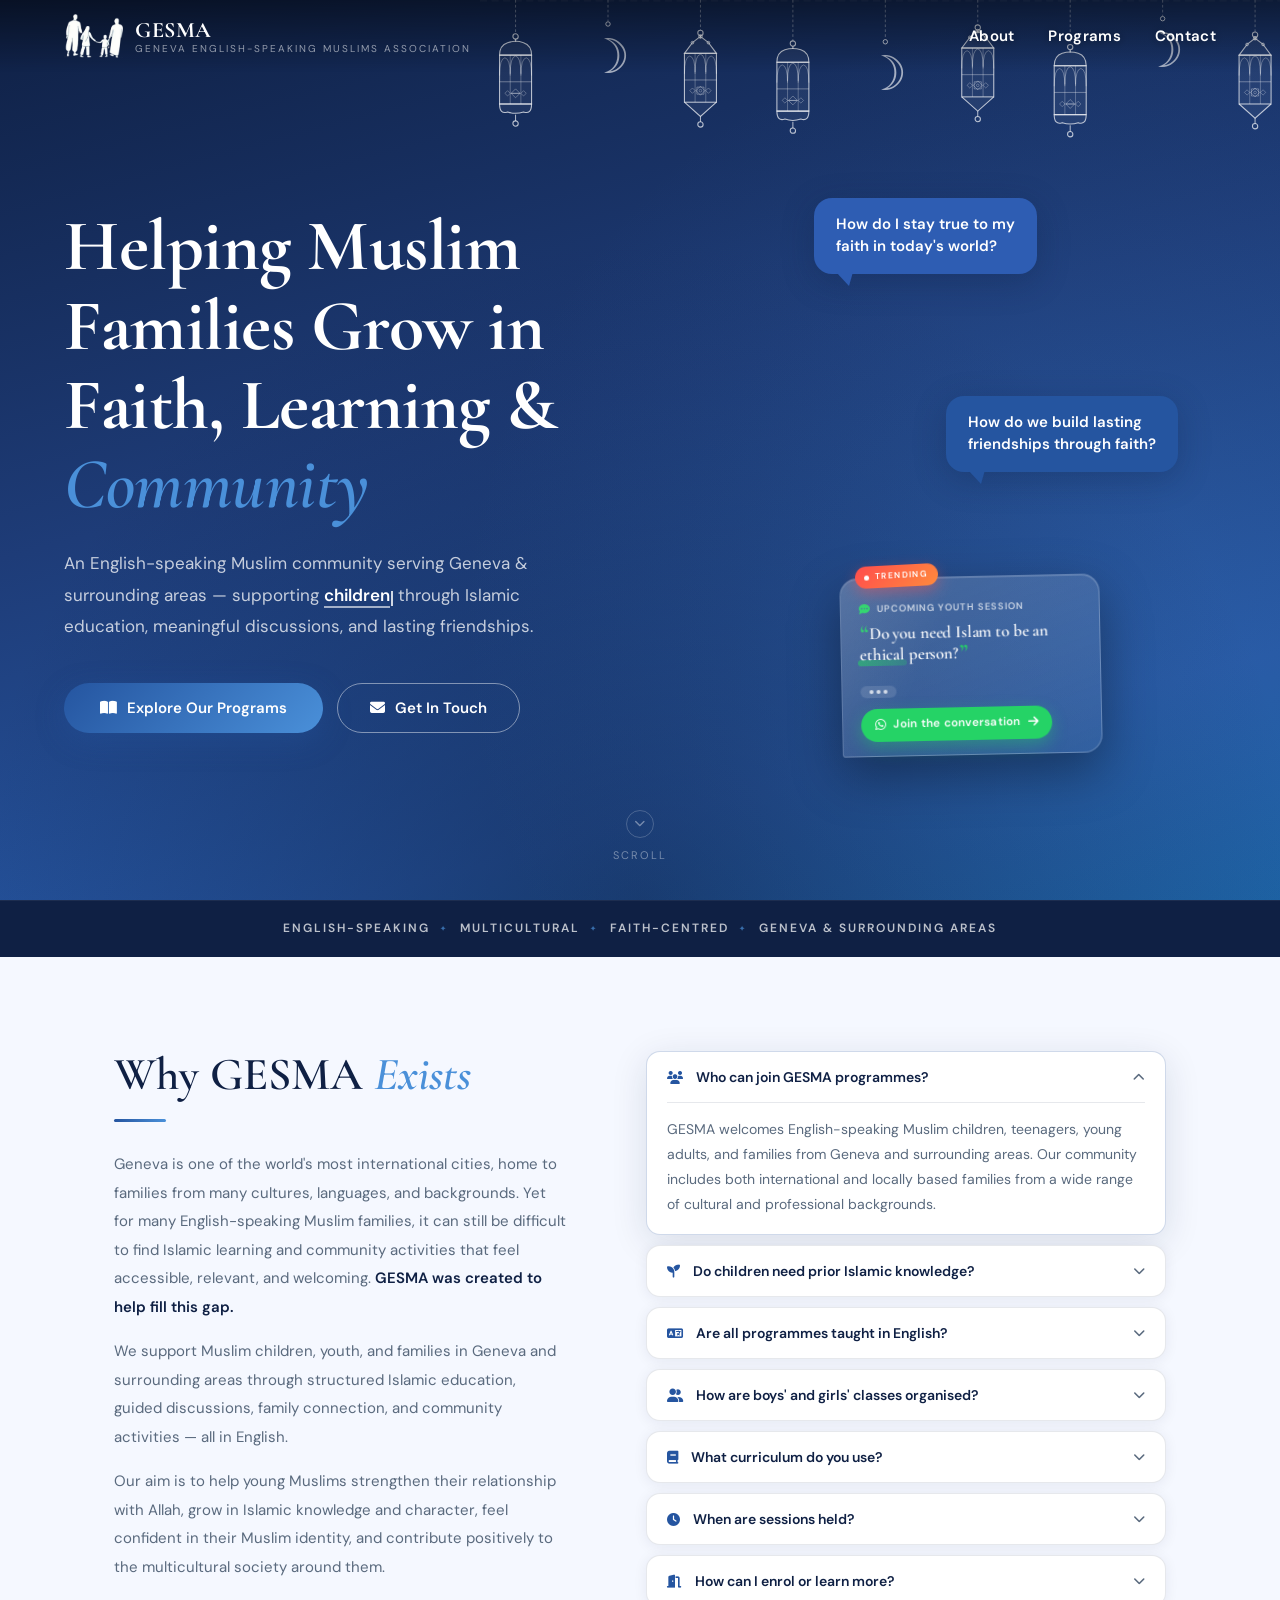
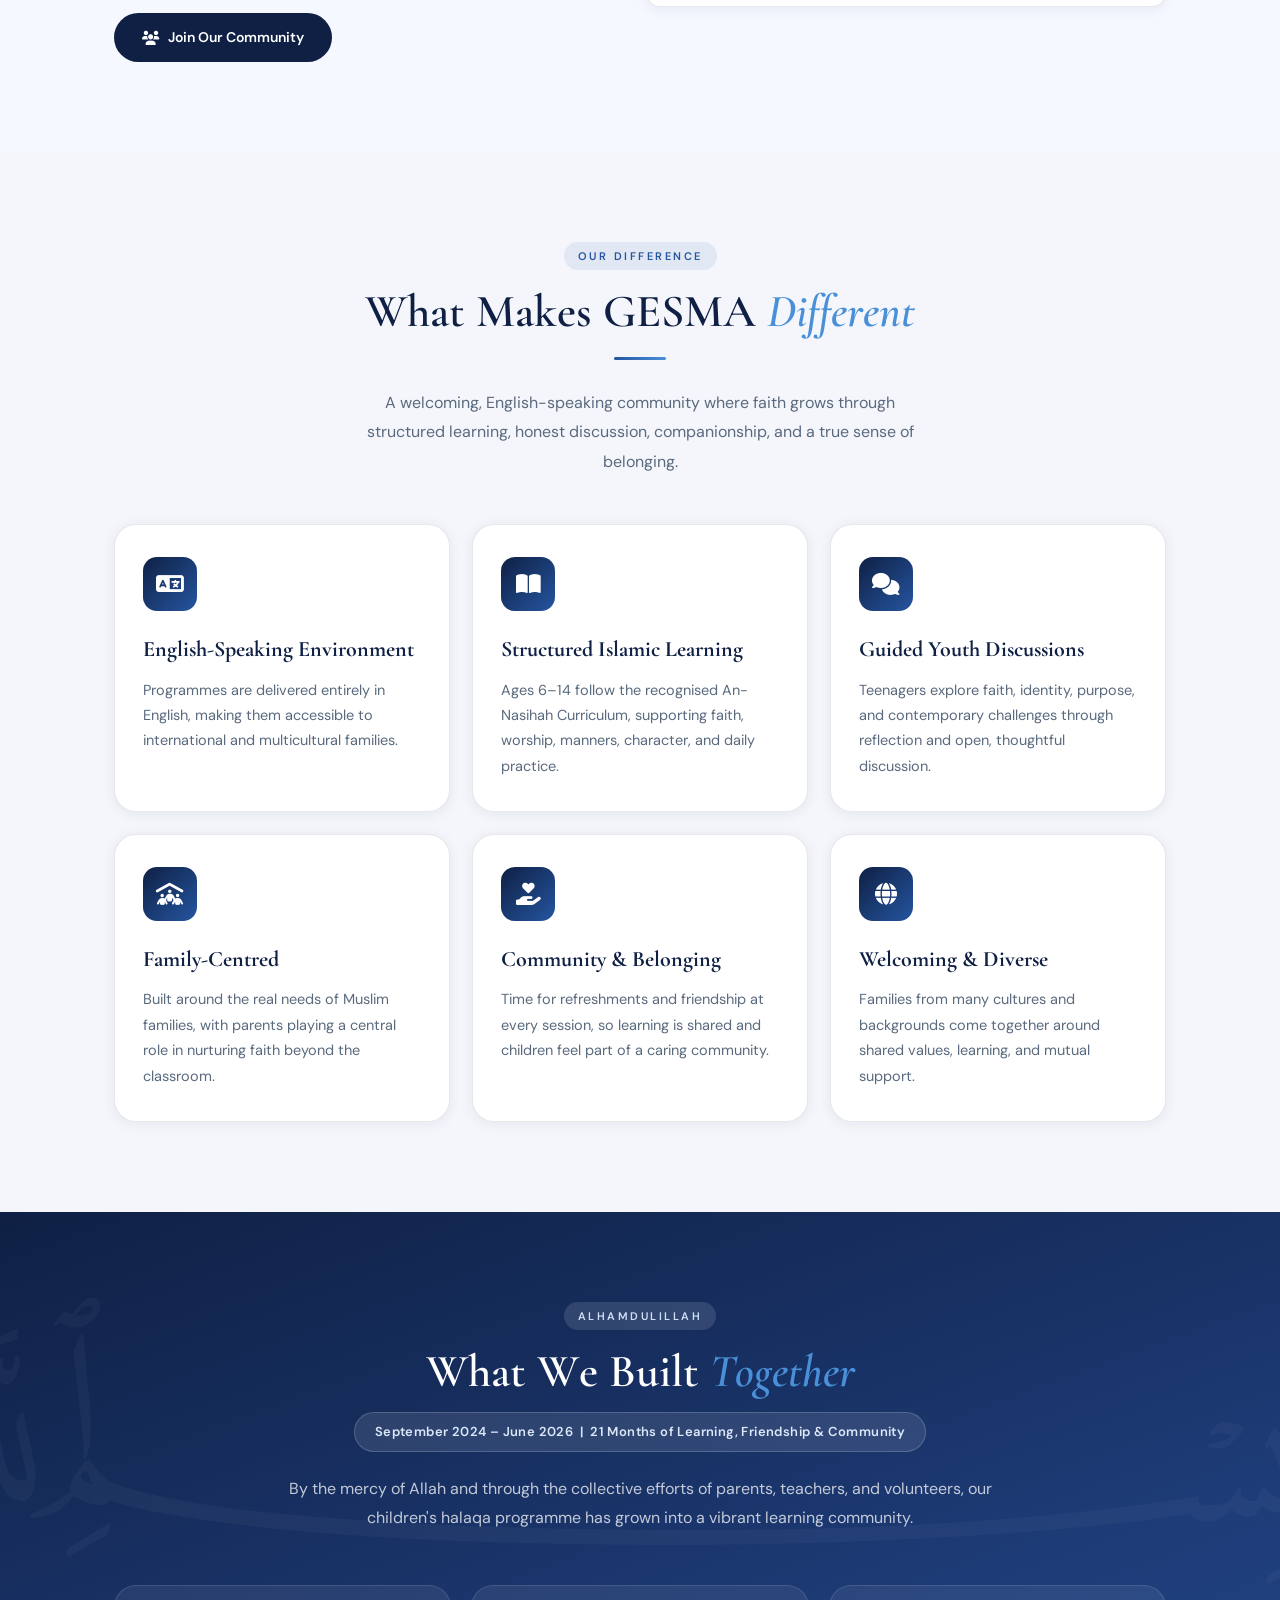
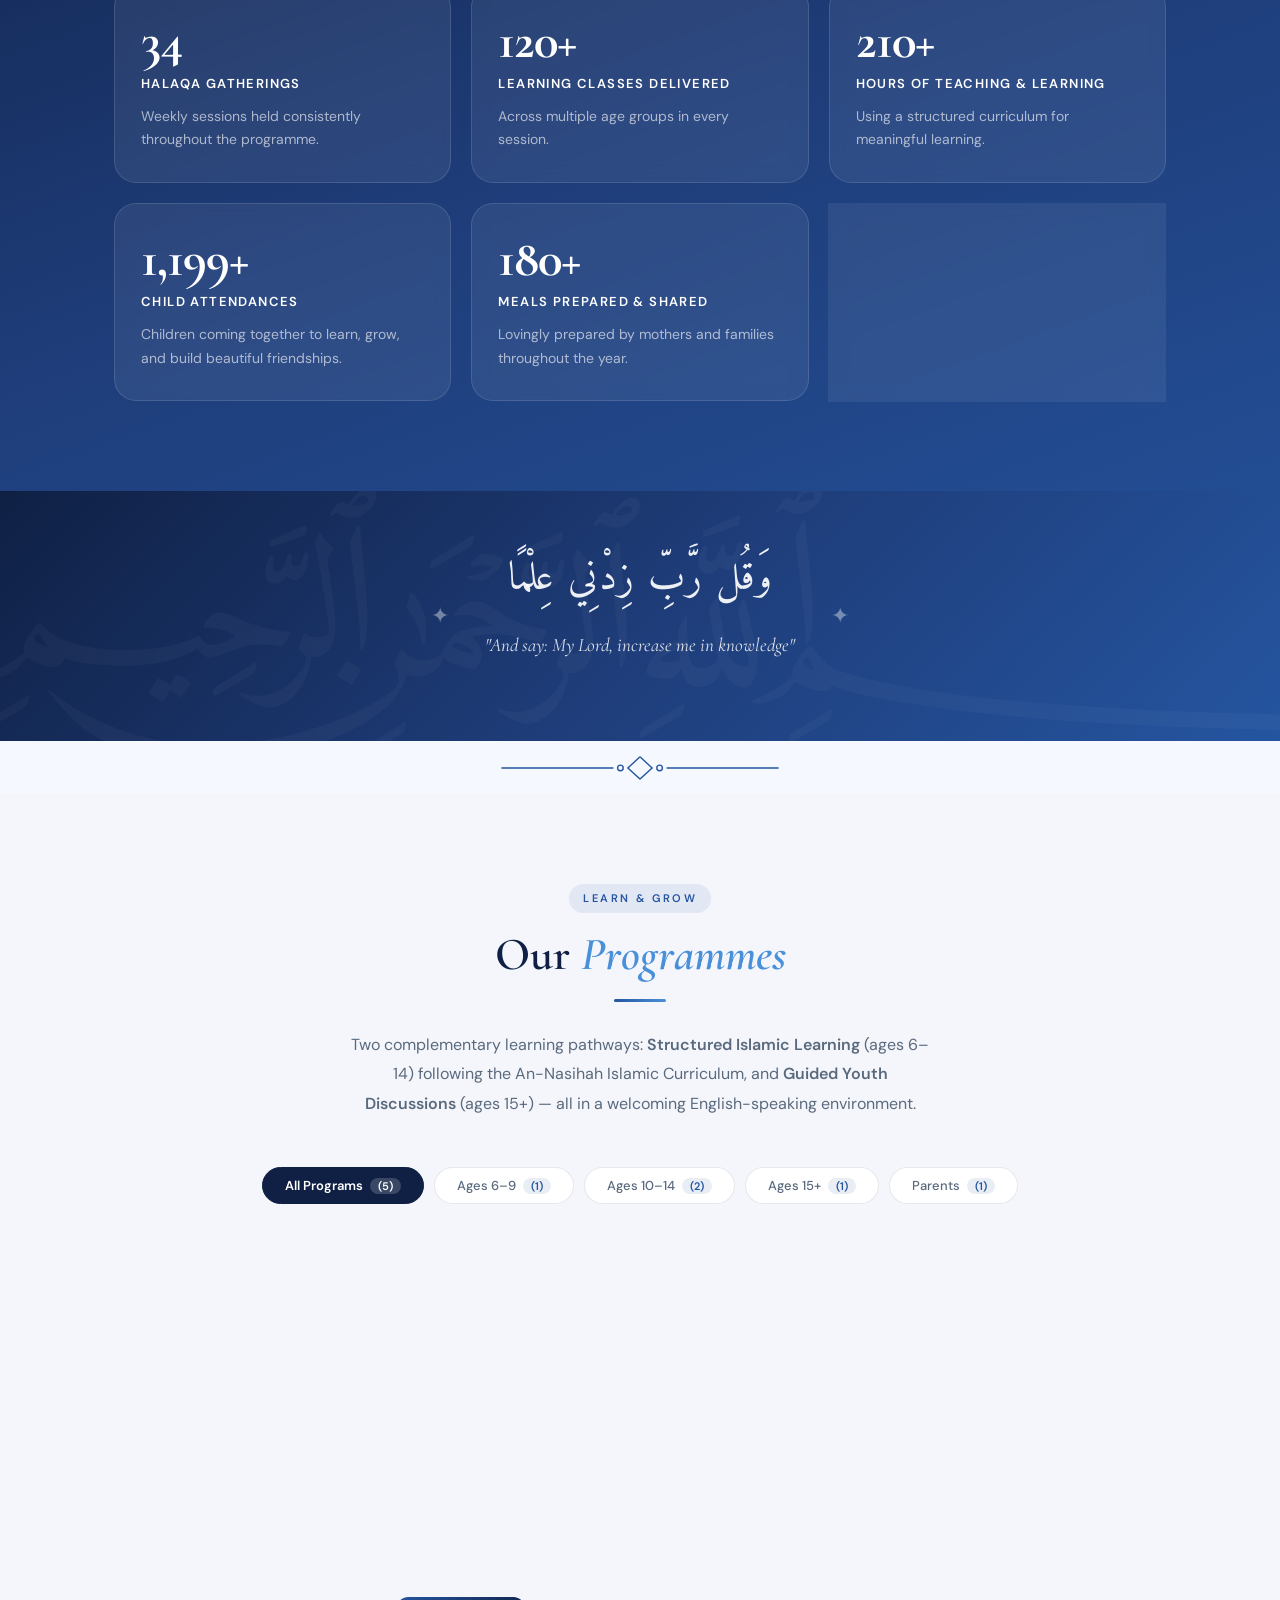
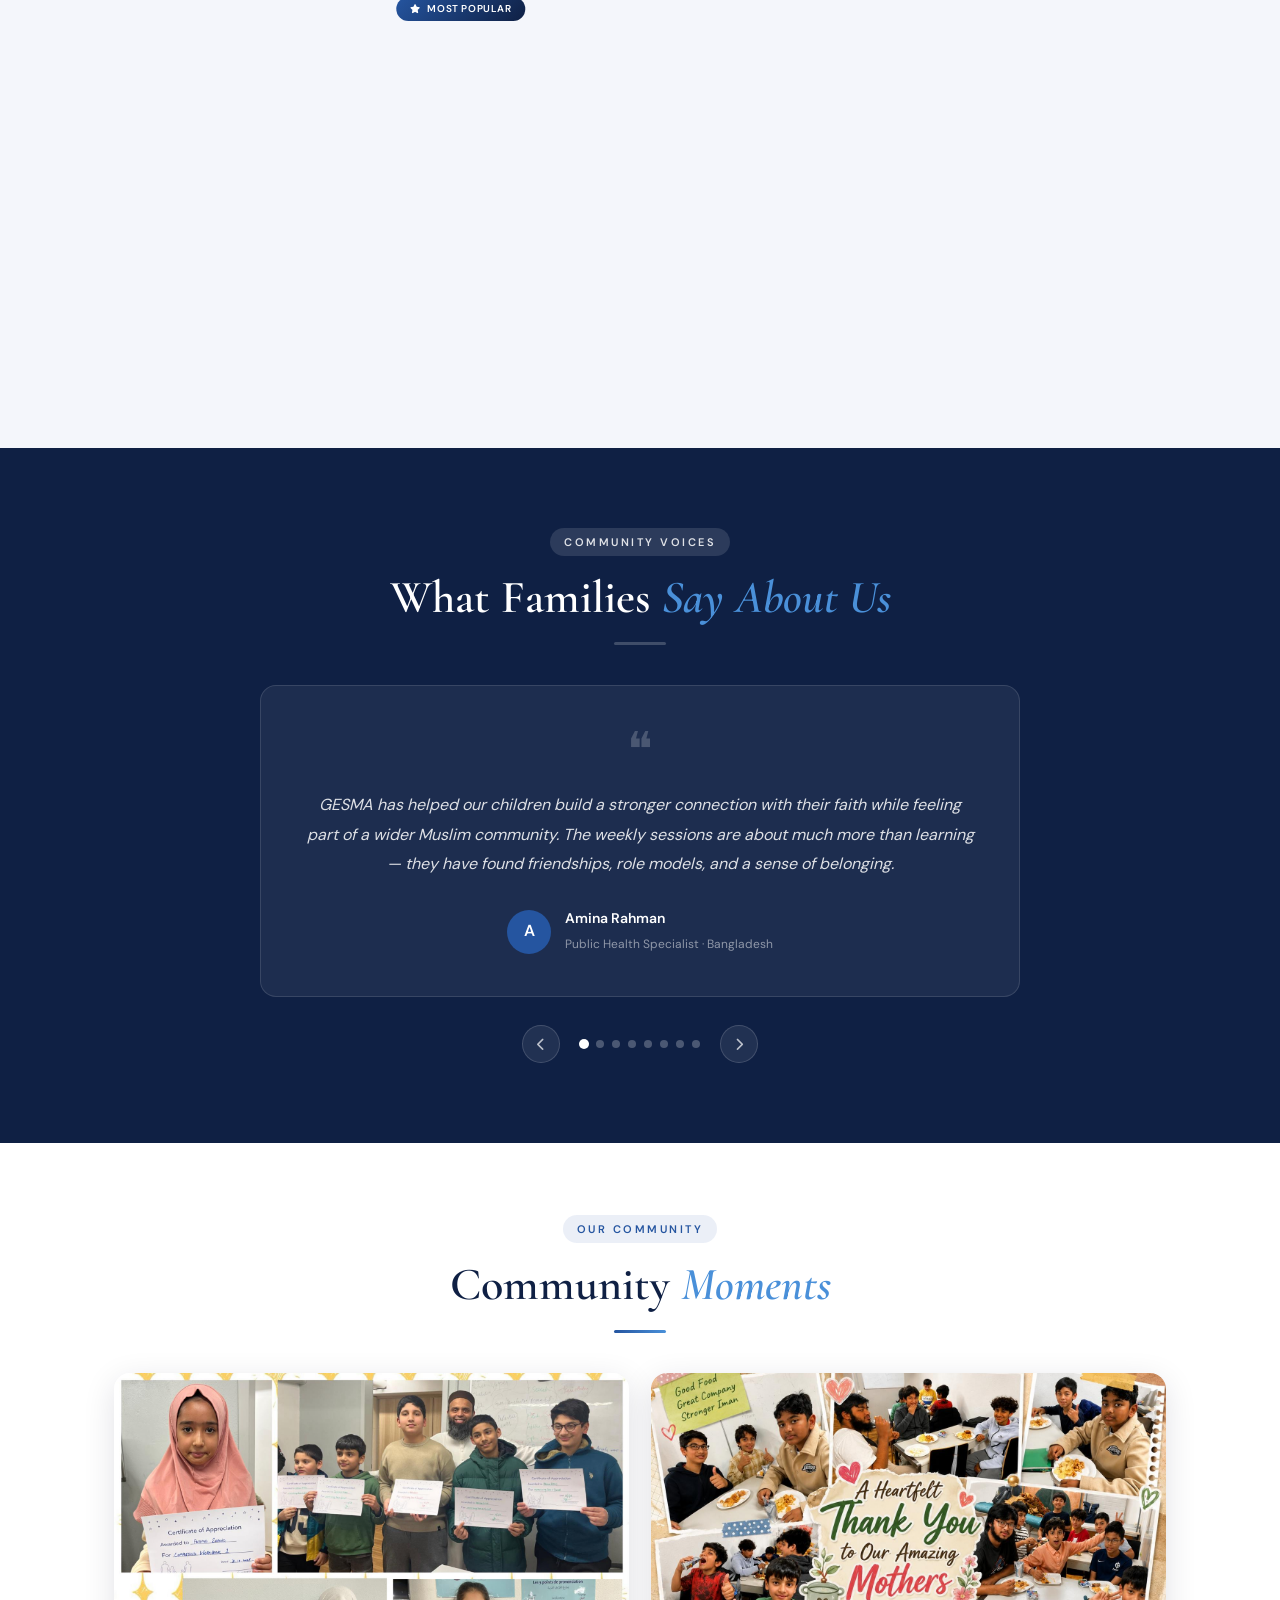
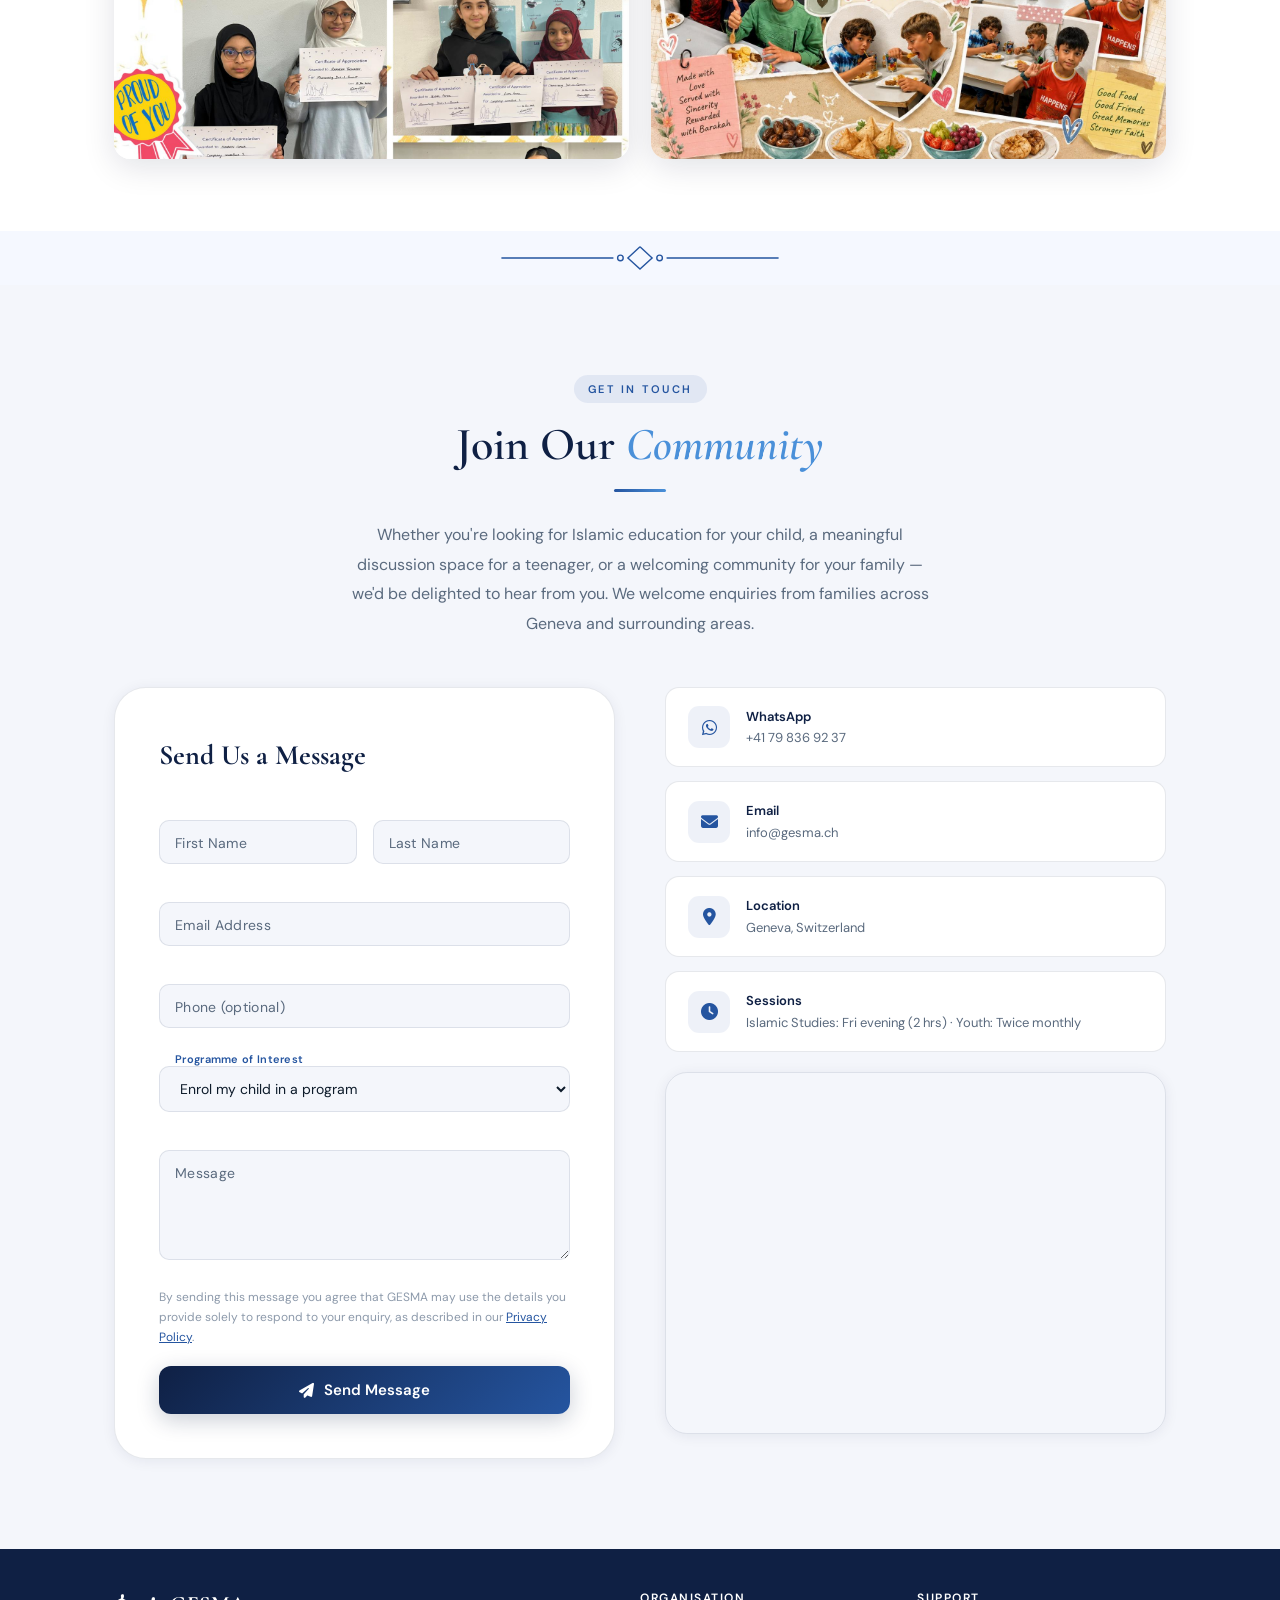
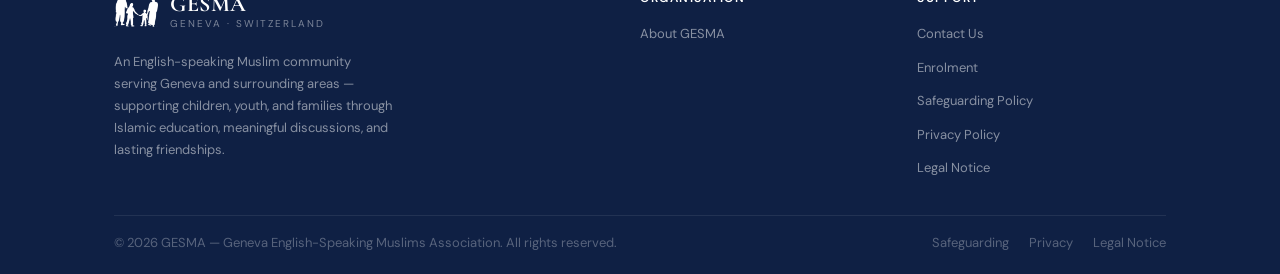
<file: index.html>
<!DOCTYPE html>
<html lang="en">

<head>
  <meta charset="UTF-8" />
  <meta name="viewport" content="width=device-width, initial-scale=1.0" />
  <title>GESMA – Geneva English-Speaking Muslims Association</title>
  <meta name="description" content="GESMA is an English-speaking Muslim community in Geneva offering structured Islamic education for children, guided youth discussions, and family activities — all in English." />

  <!-- Favicon -->
  <link rel="icon" type="image/png" href="assets/final-logo.png" />
  <link rel="apple-touch-icon" href="assets/final-logo.png" />

  <!-- Open Graph / link previews (WhatsApp, social) -->
  <meta property="og:type" content="website" />
  <meta property="og:site_name" content="GESMA" />
  <meta property="og:title" content="GESMA – Geneva English-Speaking Muslims Association" />
  <meta property="og:description" content="An English-speaking Muslim community in Geneva — Islamic education for children, guided youth discussions, and family activities, all in English." />
  <meta property="og:image" content="https://gesma.ch/assets/final-logo.png" />
  <meta property="og:url" content="https://gesma.ch/" />
  <meta property="og:locale" content="en_GB" />
  <meta name="twitter:card" content="summary_large_image" />
  <meta name="twitter:title" content="GESMA – Geneva English-Speaking Muslims Association" />
  <meta name="twitter:description" content="An English-speaking Muslim community in Geneva — Islamic education, youth discussions, and family activities, all in English." />
  <meta name="twitter:image" content="https://gesma.ch/assets/final-logo.png" />

  <link rel="stylesheet" href="assets/fonts/fonts.css" />
  <link rel="stylesheet" href="assets/fontawesome/css/all.min.css" />
  <link rel="stylesheet" href="style.css?v=2">
</head>

<body>

  <!-- Reading progress bar -->
  <div class="read-progress" id="readProgress"></div>

  <!-- NAVBAR -->
  <nav id="navbar">
    <div class="nav-inner">
      <a href="#" class="nav-logo">
        <img src="assets/final-logo.png" alt="GESMA Logo" class="logo-mark">
        <div class="logo-text">
          <strong>GESMA</strong>
          <span>Geneva English-Speaking Muslims Association</span>
        </div>
      </a>
      <nav class="nav-links">
        <a href="#about">About</a>
        <a href="#programs">Programs</a>
        <a href="#contact">Contact</a>
      </nav>
      <div class="hamburger" onclick="toggleMobile()">
        <span></span><span></span><span></span>
      </div>
    </div>
  </nav>

  <div id="mobileNav">
    <a href="#about" onclick="closeMobile()">About</a>
    <a href="#programs" onclick="closeMobile()">Programs</a>
    <a href="#contact" onclick="closeMobile()">Contact</a>
  </div>

  <!-- HERO -->
  <header class="hero" id="home">
    <div class="hero-bg-overlay"></div>
    <div class="hero-geometric-pattern"></div>
    <!-- Islamic decorative elements -->
    <div class="hero-deco" aria-hidden="true">
      <svg class="hero-deco-svg" viewBox="0 0 1440 210" preserveAspectRatio="xMidYMin meet" xmlns="http://www.w3.org/2000/svg">

        <!-- eave rope -->
        <line x1="540" y1="1" x2="1440" y2="1" stroke="rgba(255,255,255,.12)" stroke-width="0.8" stroke-dasharray="8 5"/>

        <!-- hd1: fanoos x=580 S=38 -->
        <g transform="translate(580,0)"><g class="hang hd1"><line x1="0" y1="0" x2="0" y2="38" stroke="rgba(255,255,255,.42)" stroke-width="1" stroke-dasharray="3 2.5"/>
          <circle cx="0" cy="41" r="3" stroke="rgba(255,255,255,.70)" stroke-width="1.2" fill="none"/>
          <line x1="0" y1="44" x2="0" y2="47" stroke="rgba(255,255,255,.70)" stroke-width="1.4"/>
          <path d="M-18,62 Q-18,51 -9,48 Q0,45 9,48 Q18,51 18,62 Z" stroke="rgba(255,255,255,.70)" stroke-width="1.2" fill="rgba(255,255,255,.05)"/>
          <rect x="-18" y="62" width="36" height="55" stroke="rgba(255,255,255,.70)" stroke-width="1.2" fill="rgba(255,255,255,.05)"/>
          <line x1="-6" y1="62" x2="-6" y2="117" stroke="rgba(255,255,255,.38)" stroke-width=".8"/>
          <line x1="6" y1="62" x2="6" y2="117" stroke="rgba(255,255,255,.38)" stroke-width=".8"/>
          <path d="M-6,83 Q-6,64 0,63 Q6,64 6,83" stroke="rgba(255,255,255,.38)" stroke-width="1" fill="none"/>
          <path d="M-18,85 Q-18,66 -12,65 Q-6,66 -6,85" stroke="rgba(255,255,255,.38)" stroke-width=".9" fill="none"/>
          <path d="M6,85 Q6,66 12,65 Q18,66 18,85" stroke="rgba(255,255,255,.38)" stroke-width=".9" fill="none"/>
          <line x1="-18" y1="92" x2="18" y2="92" stroke="rgba(255,255,255,.38)" stroke-width="1"/>
          <path d="M0,100 L5,105 L-5,105 Z" stroke="rgba(255,255,255,.38)" stroke-width=".9" fill="none"/>
          <path d="M0,110 L5,105 L-5,105 Z" stroke="rgba(255,255,255,.38)" stroke-width=".9" fill="none"/>
          <path d="M-9,102 L-6,105 L-9,108 L-12,105 Z" stroke="rgba(255,255,255,.38)" stroke-width=".8" fill="none"/>
          <path d="M9,102 L12,105 L9,108 L6,105 Z" stroke="rgba(255,255,255,.38)" stroke-width=".8" fill="none"/>
          <path d="M-18,117 Q-18,129 -9,126 Q0,129 9,126 Q18,129 18,117 Z" stroke="rgba(255,255,255,.70)" stroke-width="1.2" fill="rgba(255,255,255,.05)"/>
          <line x1="0" y1="129" x2="0" y2="136" stroke="rgba(255,255,255,.70)" stroke-width="1.1"/>
          <circle cx="0" cy="139" r="3" stroke="rgba(255,255,255,.70)" stroke-width="1.2" fill="none"/>
        </g></g>

        <!-- hd2: big moon x=684 S=24 -->
        <g transform="translate(684,0)"><g class="hang hd2"><line x1="0" y1="0" x2="0" y2="24" stroke="rgba(255,255,255,.42)" stroke-width="1" stroke-dasharray="3 2.5"/>
          <circle cx="0" cy="27" r="2.5" stroke="rgba(255,255,255,.70)" stroke-width="1.1" fill="none"/>
          <text x="0" y="68" text-anchor="middle" dominant-baseline="middle" font-size="54" fill="rgba(255,255,255,.62)">&#9789;</text>
        </g></g>

        <!-- hd3: qandeel x=788 S=34 -->
        <g transform="translate(788,0)"><g class="hang hd3"><line x1="0" y1="0" x2="0" y2="34" stroke="rgba(255,255,255,.42)" stroke-width="1" stroke-dasharray="3 2.5"/>
          <circle cx="0" cy="37" r="3" stroke="rgba(255,255,255,.70)" stroke-width="1.2" fill="none"/>
          <line x1="0" y1="40" x2="0" y2="43" stroke="rgba(255,255,255,.70)" stroke-width="1.4"/>
          <path d="M-18,60 L-9,48 L0,41 L9,48 L18,60 Z" stroke="rgba(255,255,255,.70)" stroke-width="1.2" fill="rgba(255,255,255,.05)"/>
          <circle cx="0" cy="41" r="2" stroke="rgba(255,255,255,.70)" stroke-width="1" fill="none"/>
          <circle cx="-9" cy="48" r="1.5" stroke="rgba(255,255,255,.70)" stroke-width="1" fill="none"/>
          <circle cx="9" cy="48" r="1.5" stroke="rgba(255,255,255,.70)" stroke-width="1" fill="none"/>
          <rect x="-18" y="60" width="36" height="55" stroke="rgba(255,255,255,.70)" stroke-width="1.2" fill="rgba(255,255,255,.05)"/>
          <line x1="-6" y1="60" x2="-6" y2="115" stroke="rgba(255,255,255,.38)" stroke-width=".8"/>
          <line x1="6" y1="60" x2="6" y2="115" stroke="rgba(255,255,255,.38)" stroke-width=".8"/>
          <path d="M-6,81 Q-6,62 0,61 Q6,62 6,81" stroke="rgba(255,255,255,.38)" stroke-width="1" fill="none"/>
          <path d="M-18,83 Q-18,64 -12,63 Q-6,64 -6,83" stroke="rgba(255,255,255,.38)" stroke-width=".9" fill="none"/>
          <path d="M6,83 Q6,64 12,63 Q18,64 18,83" stroke="rgba(255,255,255,.38)" stroke-width=".9" fill="none"/>
          <line x1="-18" y1="90" x2="18" y2="90" stroke="rgba(255,255,255,.38)" stroke-width="1"/>
          <path d="M0,97 L5,102 L0,107 L-5,102 Z" stroke="rgba(255,255,255,.38)" stroke-width=".9" fill="none"/>
          <path d="M-4,98 L4,98 L4,106 L-4,106 Z" stroke="rgba(255,255,255,.38)" stroke-width=".9" fill="none"/>
          <circle cx="0" cy="102" r="1.5" stroke="rgba(255,255,255,.38)" stroke-width=".8" fill="none"/>
          <path d="M-9,99 L-6,102 L-9,105 L-12,102 Z" stroke="rgba(255,255,255,.38)" stroke-width=".8" fill="none"/>
          <path d="M9,99 L12,102 L9,105 L6,102 Z" stroke="rgba(255,255,255,.38)" stroke-width=".8" fill="none"/>
          <path d="M-18,115 L0,131 L18,115" stroke="rgba(255,255,255,.70)" stroke-width="1.2" fill="rgba(255,255,255,.05)"/>
          <line x1="0" y1="131" x2="0" y2="137" stroke="rgba(255,255,255,.70)" stroke-width="1.1"/>
          <circle cx="0" cy="140" r="3" stroke="rgba(255,255,255,.70)" stroke-width="1.2" fill="none"/>
        </g></g>

        <!-- hd4: fanoos x=892 S=46 -->
        <g transform="translate(892,0)"><g class="hang hd4"><line x1="0" y1="0" x2="0" y2="46" stroke="rgba(255,255,255,.42)" stroke-width="1" stroke-dasharray="3 2.5"/>
          <circle cx="0" cy="49" r="3" stroke="rgba(255,255,255,.70)" stroke-width="1.2" fill="none"/>
          <line x1="0" y1="52" x2="0" y2="55" stroke="rgba(255,255,255,.70)" stroke-width="1.4"/>
          <path d="M-18,70 Q-18,59 -9,56 Q0,53 9,56 Q18,59 18,70 Z" stroke="rgba(255,255,255,.70)" stroke-width="1.2" fill="rgba(255,255,255,.05)"/>
          <rect x="-18" y="70" width="36" height="55" stroke="rgba(255,255,255,.70)" stroke-width="1.2" fill="rgba(255,255,255,.05)"/>
          <line x1="-6" y1="70" x2="-6" y2="125" stroke="rgba(255,255,255,.38)" stroke-width=".8"/>
          <line x1="6" y1="70" x2="6" y2="125" stroke="rgba(255,255,255,.38)" stroke-width=".8"/>
          <path d="M-6,91 Q-6,72 0,71 Q6,72 6,91" stroke="rgba(255,255,255,.38)" stroke-width="1" fill="none"/>
          <path d="M-18,93 Q-18,74 -12,73 Q-6,74 -6,93" stroke="rgba(255,255,255,.38)" stroke-width=".9" fill="none"/>
          <path d="M6,93 Q6,74 12,73 Q18,74 18,93" stroke="rgba(255,255,255,.38)" stroke-width=".9" fill="none"/>
          <line x1="-18" y1="100" x2="18" y2="100" stroke="rgba(255,255,255,.38)" stroke-width="1"/>
          <path d="M0,108 L5,113 L-5,113 Z" stroke="rgba(255,255,255,.38)" stroke-width=".9" fill="none"/>
          <path d="M0,118 L5,113 L-5,113 Z" stroke="rgba(255,255,255,.38)" stroke-width=".9" fill="none"/>
          <path d="M-9,110 L-6,113 L-9,116 L-12,113 Z" stroke="rgba(255,255,255,.38)" stroke-width=".8" fill="none"/>
          <path d="M9,110 L12,113 L9,116 L6,113 Z" stroke="rgba(255,255,255,.38)" stroke-width=".8" fill="none"/>
          <path d="M-18,125 Q-18,137 -9,134 Q0,137 9,134 Q18,137 18,125 Z" stroke="rgba(255,255,255,.70)" stroke-width="1.2" fill="rgba(255,255,255,.05)"/>
          <line x1="0" y1="137" x2="0" y2="144" stroke="rgba(255,255,255,.70)" stroke-width="1.1"/>
          <circle cx="0" cy="147" r="3" stroke="rgba(255,255,255,.70)" stroke-width="1.2" fill="none"/>
        </g></g>

        <!-- hd5: big moon x=996 S=44 -->
        <g transform="translate(996,0)"><g class="hang hd5"><line x1="0" y1="0" x2="0" y2="44" stroke="rgba(255,255,255,.42)" stroke-width="1" stroke-dasharray="3 2.5"/>
          <circle cx="0" cy="47" r="2.5" stroke="rgba(255,255,255,.70)" stroke-width="1.1" fill="none"/>
          <text x="0" y="88" text-anchor="middle" dominant-baseline="middle" font-size="54" fill="rgba(255,255,255,.62)">&#9789;</text>
        </g></g>

        <!-- hd6: qandeel x=1100 S=28 -->
        <g transform="translate(1100,0)"><g class="hang hd6"><line x1="0" y1="0" x2="0" y2="28" stroke="rgba(255,255,255,.42)" stroke-width="1" stroke-dasharray="3 2.5"/>
          <circle cx="0" cy="31" r="3" stroke="rgba(255,255,255,.70)" stroke-width="1.2" fill="none"/>
          <line x1="0" y1="34" x2="0" y2="37" stroke="rgba(255,255,255,.70)" stroke-width="1.4"/>
          <path d="M-18,54 L-9,42 L0,35 L9,42 L18,54 Z" stroke="rgba(255,255,255,.70)" stroke-width="1.2" fill="rgba(255,255,255,.05)"/>
          <circle cx="0" cy="35" r="2" stroke="rgba(255,255,255,.70)" stroke-width="1" fill="none"/>
          <circle cx="-9" cy="42" r="1.5" stroke="rgba(255,255,255,.70)" stroke-width="1" fill="none"/>
          <circle cx="9" cy="42" r="1.5" stroke="rgba(255,255,255,.70)" stroke-width="1" fill="none"/>
          <rect x="-18" y="54" width="36" height="55" stroke="rgba(255,255,255,.70)" stroke-width="1.2" fill="rgba(255,255,255,.05)"/>
          <line x1="-6" y1="54" x2="-6" y2="109" stroke="rgba(255,255,255,.38)" stroke-width=".8"/>
          <line x1="6" y1="54" x2="6" y2="109" stroke="rgba(255,255,255,.38)" stroke-width=".8"/>
          <path d="M-6,75 Q-6,56 0,55 Q6,56 6,75" stroke="rgba(255,255,255,.38)" stroke-width="1" fill="none"/>
          <path d="M-18,77 Q-18,58 -12,57 Q-6,58 -6,77" stroke="rgba(255,255,255,.38)" stroke-width=".9" fill="none"/>
          <path d="M6,77 Q6,58 12,57 Q18,58 18,77" stroke="rgba(255,255,255,.38)" stroke-width=".9" fill="none"/>
          <line x1="-18" y1="84" x2="18" y2="84" stroke="rgba(255,255,255,.38)" stroke-width="1"/>
          <path d="M0,91 L5,96 L0,101 L-5,96 Z" stroke="rgba(255,255,255,.38)" stroke-width=".9" fill="none"/>
          <path d="M-4,92 L4,92 L4,100 L-4,100 Z" stroke="rgba(255,255,255,.38)" stroke-width=".9" fill="none"/>
          <circle cx="0" cy="96" r="1.5" stroke="rgba(255,255,255,.38)" stroke-width=".8" fill="none"/>
          <path d="M-9,93 L-6,96 L-9,99 L-12,96 Z" stroke="rgba(255,255,255,.38)" stroke-width=".8" fill="none"/>
          <path d="M9,93 L12,96 L9,99 L6,96 Z" stroke="rgba(255,255,255,.38)" stroke-width=".8" fill="none"/>
          <path d="M-18,109 L0,125 L18,109" stroke="rgba(255,255,255,.70)" stroke-width="1.2" fill="rgba(255,255,255,.05)"/>
          <line x1="0" y1="125" x2="0" y2="131" stroke="rgba(255,255,255,.70)" stroke-width="1.1"/>
          <circle cx="0" cy="134" r="3" stroke="rgba(255,255,255,.70)" stroke-width="1.2" fill="none"/>
        </g></g>

        <!-- hd7: fanoos x=1204 S=50 -->
        <g transform="translate(1204,0)"><g class="hang hd7"><line x1="0" y1="0" x2="0" y2="50" stroke="rgba(255,255,255,.42)" stroke-width="1" stroke-dasharray="3 2.5"/>
          <circle cx="0" cy="53" r="3" stroke="rgba(255,255,255,.70)" stroke-width="1.2" fill="none"/>
          <line x1="0" y1="56" x2="0" y2="59" stroke="rgba(255,255,255,.70)" stroke-width="1.4"/>
          <path d="M-18,74 Q-18,63 -9,60 Q0,57 9,60 Q18,63 18,74 Z" stroke="rgba(255,255,255,.70)" stroke-width="1.2" fill="rgba(255,255,255,.05)"/>
          <rect x="-18" y="74" width="36" height="55" stroke="rgba(255,255,255,.70)" stroke-width="1.2" fill="rgba(255,255,255,.05)"/>
          <line x1="-6" y1="74" x2="-6" y2="129" stroke="rgba(255,255,255,.38)" stroke-width=".8"/>
          <line x1="6" y1="74" x2="6" y2="129" stroke="rgba(255,255,255,.38)" stroke-width=".8"/>
          <path d="M-6,95 Q-6,76 0,75 Q6,76 6,95" stroke="rgba(255,255,255,.38)" stroke-width="1" fill="none"/>
          <path d="M-18,97 Q-18,78 -12,77 Q-6,78 -6,97" stroke="rgba(255,255,255,.38)" stroke-width=".9" fill="none"/>
          <path d="M6,97 Q6,78 12,77 Q18,78 18,97" stroke="rgba(255,255,255,.38)" stroke-width=".9" fill="none"/>
          <line x1="-18" y1="104" x2="18" y2="104" stroke="rgba(255,255,255,.38)" stroke-width="1"/>
          <path d="M0,112 L5,117 L-5,117 Z" stroke="rgba(255,255,255,.38)" stroke-width=".9" fill="none"/>
          <path d="M0,122 L5,117 L-5,117 Z" stroke="rgba(255,255,255,.38)" stroke-width=".9" fill="none"/>
          <path d="M-9,114 L-6,117 L-9,120 L-12,117 Z" stroke="rgba(255,255,255,.38)" stroke-width=".8" fill="none"/>
          <path d="M9,114 L12,117 L9,120 L6,117 Z" stroke="rgba(255,255,255,.38)" stroke-width=".8" fill="none"/>
          <path d="M-18,129 Q-18,141 -9,138 Q0,141 9,138 Q18,141 18,129 Z" stroke="rgba(255,255,255,.70)" stroke-width="1.2" fill="rgba(255,255,255,.05)"/>
          <line x1="0" y1="141" x2="0" y2="148" stroke="rgba(255,255,255,.70)" stroke-width="1.1"/>
          <circle cx="0" cy="151" r="3" stroke="rgba(255,255,255,.70)" stroke-width="1.2" fill="none"/>
        </g></g>

        <!-- hd8: big moon x=1308 S=18 -->
        <g transform="translate(1308,0)"><g class="hang hd8"><line x1="0" y1="0" x2="0" y2="18" stroke="rgba(255,255,255,.42)" stroke-width="1" stroke-dasharray="3 2.5"/>
          <circle cx="0" cy="21" r="2.5" stroke="rgba(255,255,255,.70)" stroke-width="1.1" fill="none"/>
          <text x="0" y="62" text-anchor="middle" dominant-baseline="middle" font-size="54" fill="rgba(255,255,255,.62)">&#9789;</text>
        </g></g>

        <!-- hd9: qandeel x=1412 S=36 -->
        <g transform="translate(1412,0)"><g class="hang hd9"><line x1="0" y1="0" x2="0" y2="36" stroke="rgba(255,255,255,.42)" stroke-width="1" stroke-dasharray="3 2.5"/>
          <circle cx="0" cy="39" r="3" stroke="rgba(255,255,255,.70)" stroke-width="1.2" fill="none"/>
          <line x1="0" y1="42" x2="0" y2="45" stroke="rgba(255,255,255,.70)" stroke-width="1.4"/>
          <path d="M-18,62 L-9,50 L0,43 L9,50 L18,62 Z" stroke="rgba(255,255,255,.70)" stroke-width="1.2" fill="rgba(255,255,255,.05)"/>
          <circle cx="0" cy="43" r="2" stroke="rgba(255,255,255,.70)" stroke-width="1" fill="none"/>
          <circle cx="-9" cy="50" r="1.5" stroke="rgba(255,255,255,.70)" stroke-width="1" fill="none"/>
          <circle cx="9" cy="50" r="1.5" stroke="rgba(255,255,255,.70)" stroke-width="1" fill="none"/>
          <rect x="-18" y="62" width="36" height="55" stroke="rgba(255,255,255,.70)" stroke-width="1.2" fill="rgba(255,255,255,.05)"/>
          <line x1="-6" y1="62" x2="-6" y2="117" stroke="rgba(255,255,255,.38)" stroke-width=".8"/>
          <line x1="6" y1="62" x2="6" y2="117" stroke="rgba(255,255,255,.38)" stroke-width=".8"/>
          <path d="M-6,83 Q-6,64 0,63 Q6,64 6,83" stroke="rgba(255,255,255,.38)" stroke-width="1" fill="none"/>
          <path d="M-18,85 Q-18,66 -12,65 Q-6,66 -6,85" stroke="rgba(255,255,255,.38)" stroke-width=".9" fill="none"/>
          <path d="M6,85 Q6,66 12,65 Q18,66 18,85" stroke="rgba(255,255,255,.38)" stroke-width=".9" fill="none"/>
          <line x1="-18" y1="92" x2="18" y2="92" stroke="rgba(255,255,255,.38)" stroke-width="1"/>
          <path d="M0,99 L5,104 L0,109 L-5,104 Z" stroke="rgba(255,255,255,.38)" stroke-width=".9" fill="none"/>
          <path d="M-4,100 L4,100 L4,108 L-4,108 Z" stroke="rgba(255,255,255,.38)" stroke-width=".9" fill="none"/>
          <circle cx="0" cy="104" r="1.5" stroke="rgba(255,255,255,.38)" stroke-width=".8" fill="none"/>
          <path d="M-9,101 L-6,104 L-9,107 L-12,104 Z" stroke="rgba(255,255,255,.38)" stroke-width=".8" fill="none"/>
          <path d="M9,101 L12,104 L9,107 L6,104 Z" stroke="rgba(255,255,255,.38)" stroke-width=".8" fill="none"/>
          <path d="M-18,117 L0,133 L18,117" stroke="rgba(255,255,255,.70)" stroke-width="1.2" fill="rgba(255,255,255,.05)"/>
          <line x1="0" y1="133" x2="0" y2="139" stroke="rgba(255,255,255,.70)" stroke-width="1.1"/>
          <circle cx="0" cy="142" r="3" stroke="rgba(255,255,255,.70)" stroke-width="1.2" fill="none"/>
        </g></g>

        <!-- stars -->
        <text class="deco-star ds1" x="632" y="36" text-anchor="middle" dominant-baseline="middle" font-size="8">&#10022;</text>
        <text class="deco-star ds2" x="736" y="62" text-anchor="middle" dominant-baseline="middle" font-size="6">&#9733;</text>
        <text class="deco-star ds3" x="840" y="28" text-anchor="middle" dominant-baseline="middle" font-size="9">&#10022;</text>
        <text class="deco-star ds4" x="944" y="68" text-anchor="middle" dominant-baseline="middle" font-size="7">&#10022;</text>
        <text class="deco-star ds5" x="1048" y="40" text-anchor="middle" dominant-baseline="middle" font-size="8">&#10022;</text>
        <text class="deco-star ds6" x="1152" y="22" text-anchor="middle" dominant-baseline="middle" font-size="6">&#9733;</text>
        <text class="deco-star ds7" x="1256" y="70" text-anchor="middle" dominant-baseline="middle" font-size="9">&#10022;</text>
        <text class="deco-star ds8" x="1360" y="36" text-anchor="middle" dominant-baseline="middle" font-size="7">&#10022;</text>
        <text class="deco-star ds9" x="1432" y="58" text-anchor="middle" dominant-baseline="middle" font-size="8">&#10022;</text>
      </svg>

      <!-- Conversation bubbles -->
      <div class="chat-bubble cb1">How do I stay true to my<br>faith in today's world?</div>
      <div class="chat-bubble cb2">How do we build lasting<br>friendships through faith?</div>

    </div>
    <div class="hero-inner">
      <h1 class="hero-title">Helping Muslim Families Grow in<br>Faith, Learning &amp; <em>Community</em></h1>
      <p class="hero-sub">An English-speaking Muslim community serving Geneva &amp; surrounding areas — supporting <span class="tw-wrap"><span class="tw-word"></span><span class="tw-cursor"></span></span> through Islamic education, meaningful discussions, and lasting friendships.</p>
      <div class="hero-btns">
        <button class="btn-hero-gold" onclick="document.getElementById('programs').scrollIntoView({behavior:'smooth'})">
          <i class="fas fa-book-open"></i> Explore Our Programs
        </button>
        <button class="btn-hero-outline"
          onclick="document.getElementById('contact').scrollIntoView({behavior:'smooth'})">
          <i class="fas fa-envelope"></i> Get In Touch
        </button>
      </div>
    </div>

    <div class="hero-session-wrap" id="heroSession">
      <div class="hsc-trend">
        <span class="hsc-dot"></span> TRENDING
      </div>
      <div class="hsc-bubble">
        <div class="hsc-meta">
          <i class="fas fa-comment-dots"></i>
          <span>Upcoming Youth Session</span>
        </div>
        <h3 class="hsc-topic">
          <span class="hsc-quote">&ldquo;</span>Do you need Islam to be an <span class="hsc-hl">ethical</span> person?<span class="hsc-quote">&rdquo;</span>
        </h3>
        <div class="hsc-typing"><span></span><span></span><span></span></div>
        <a class="hsc-cta"
           href="https://wa.me/41798369237?text=Assalamu%20Alaikum!%20I%27d%20love%20to%20join%20the%20upcoming%20youth%20session%20on%20%22Do%20you%20need%20Islam%20to%20be%20an%20ethical%20person%3F%22"
           target="_blank" rel="noopener">
          <i class="fab fa-whatsapp"></i>
          <span>Join the conversation</span>
          <i class="fas fa-arrow-right hsc-arrow"></i>
        </a>
      </div>
    </div>
    <div class="hero-scroll" onclick="document.getElementById('about').scrollIntoView({behavior:'smooth'})" role="button" aria-label="Scroll to next section">
      <div class="scroll-arrow"><i class="fas fa-chevron-down" style="font-size:11px"></i></div>
      <span>Scroll</span>
    </div>
  </header>

  <!-- IDENTITY BAR -->
  <div class="identity-bar" aria-label="What defines GESMA">
    <div class="container">
      <span>English-Speaking</span>
      <span>Multicultural</span>
      <span>Faith-Centred</span>
      <span>Geneva &amp; Surrounding Areas</span>
    </div>
  </div>

  <!-- WHO WE ARE -->
  <section id="about">
    <div class="container">
      <div class="who-inner">
        <div class="fade-left">
          <h2 class="section-title">Why GESMA <em>Exists</em></h2>
          <div class="divider"></div>
          <p style="font-size:15px;color:var(--ink-soft);line-height:1.9;margin-bottom:16px">Geneva is one of the world's most international cities, home to families from many cultures, languages, and backgrounds. Yet for many English-speaking Muslim families, it can still be difficult to find Islamic learning and community activities that feel accessible, relevant, and welcoming. <strong style="color:var(--navy)">GESMA was created to help fill this gap.</strong></p>
          <p style="font-size:15px;color:var(--ink-soft);line-height:1.9;margin-bottom:16px">We support Muslim children, youth, and families in Geneva and surrounding areas through structured Islamic education, guided discussions, family connection, and community activities — all in English.</p>
          <p style="font-size:15px;color:var(--ink-soft);line-height:1.9;margin-bottom:32px">Our aim is to help young Muslims strengthen their relationship with Allah, grow in Islamic knowledge and character, feel confident in their Muslim identity, and contribute positively to the multicultural society around them.</p>
          <a href="#contact" data-magnetic
            style="display:inline-flex;align-items:center;gap:8px;background:var(--navy);color:white;padding:13px 28px;border-radius:50px;text-decoration:none;font-size:14px;font-weight:600;transition:transform 0.3s ease,background var(--transition)"
            onmouseover="this.style.background='var(--blue)'" onmouseout="this.style.background='var(--navy)'">
            <i class="fas fa-users"></i> Join Our Community
          </a>
        </div>
        <div class="fade-right">
          <div class="faq-accordion">
            <div class="faq-item faq-open">
              <button class="faq-q" onclick="toggleFaq(this)">
                <span><i class="fas fa-users faq-ico"></i> Who can join GESMA programmes?</span>
                <i class="fas fa-chevron-down faq-arrow"></i>
              </button>
              <div class="faq-a">
                <p>GESMA welcomes English-speaking Muslim children, teenagers, young adults, and families from Geneva and surrounding areas. Our community includes both international and locally based families from a wide range of cultural and professional backgrounds.</p>
              </div>
            </div>
            <div class="faq-item">
              <button class="faq-q" onclick="toggleFaq(this)">
                <span><i class="fas fa-seedling faq-ico"></i> Do children need prior Islamic knowledge?</span>
                <i class="fas fa-chevron-down faq-arrow"></i>
              </button>
              <div class="faq-a">
                <p>No. Our programmes are designed to accommodate children with different levels of knowledge and experience. We aim to support each child's learning journey in a positive and encouraging environment.</p>
              </div>
            </div>
            <div class="faq-item">
              <button class="faq-q" onclick="toggleFaq(this)">
                <span><i class="fas fa-language faq-ico"></i> Are all programmes taught in English?</span>
                <i class="fas fa-chevron-down faq-arrow"></i>
              </button>
              <div class="faq-a">
                <p>Yes. All classes, discussions, and learning activities are conducted in English, making them accessible to international and multicultural families.</p>
              </div>
            </div>
            <div class="faq-item">
              <button class="faq-q" onclick="toggleFaq(this)">
                <span><i class="fas fa-user-friends faq-ico"></i> How are boys' and girls' classes organised?</span>
                <i class="fas fa-chevron-down faq-arrow"></i>
              </button>
              <div class="faq-a">
                <p>Children aged 6–9 attend mixed classes. From ages 10–14, boys and girls learn in separate groups to provide an age-appropriate learning environment during the teenage years. For the Youth Discussion Series (ages 15+), brothers and sisters participate in the same session while remaining seated in separate areas, using an interactive, discussion-based format.</p>
              </div>
            </div>
            <div class="faq-item">
              <button class="faq-q" onclick="toggleFaq(this)">
                <span><i class="fas fa-book faq-ico"></i> What curriculum do you use?</span>
                <i class="fas fa-chevron-down faq-arrow"></i>
              </button>
              <div class="faq-a">
                <p>Our Islamic Studies programme follows the internationally recognised An-Nasihah Islamic Curriculum, combining Islamic beliefs, worship, Prophetic teachings, Seerah, Islamic history, character development, and daily conduct. The Youth Discussion Series draws on resources from Yaqeen Institute, Al-Nasihah's Living Islam series, and other carefully selected materials.</p>
              </div>
            </div>
            <div class="faq-item">
              <button class="faq-q" onclick="toggleFaq(this)">
                <span><i class="fas fa-clock faq-ico"></i> When are sessions held?</span>
                <i class="fas fa-chevron-down faq-arrow"></i>
              </button>
              <div class="faq-a">
                <p>The Islamic Studies programme is held every <strong>Friday evening</strong>, for approximately two hours. As the start time can vary through the year, please contact us for the latest timing. The Youth Discussion Series is typically held twice a month. Please contact us for the latest schedule, venue details, and programme availability.</p>
              </div>
            </div>
            <div class="faq-item">
              <button class="faq-q" onclick="toggleFaq(this)">
                <span><i class="fas fa-door-open faq-ico"></i> How can I enrol or learn more?</span>
                <i class="fas fa-chevron-down faq-arrow"></i>
              </button>
              <div class="faq-a">
                <p>Simply get in touch through the contact form, WhatsApp, or email. We would be happy to answer your questions, discuss the most suitable programme for your child or family, and guide you through the enrolment process.</p>
              </div>
            </div>
          </div>
        </div>
      </div>
    </div>
  </section>

  <!-- WHAT MAKES GESMA DIFFERENT -->
  <section class="diff-section">
    <div class="container">
      <div class="tc fade-up">
        <span class="tag tag-blue">Our Difference</span>
        <h2 class="section-title">What Makes GESMA <em>Different</em></h2>
        <div class="divider"></div>
        <p class="section-desc">A welcoming, English-speaking community where faith grows through structured learning, honest discussion, companionship, and a true sense of belonging.</p>
      </div>
      <div class="diff-grid">
        <div class="diff-card fade-up delay-1">
          <div class="diff-icon"><i class="fas fa-language"></i></div>
          <h3>English-Speaking Environment</h3>
          <p>Programmes are delivered entirely in English, making them accessible to international and multicultural families.</p>
        </div>
        <div class="diff-card fade-up delay-2">
          <div class="diff-icon"><i class="fas fa-book-open"></i></div>
          <h3>Structured Islamic Learning</h3>
          <p>Ages 6–14 follow the recognised An-Nasihah Curriculum, supporting faith, worship, manners, character, and daily practice.</p>
        </div>
        <div class="diff-card fade-up delay-3">
          <div class="diff-icon"><i class="fas fa-comments"></i></div>
          <h3>Guided Youth Discussions</h3>
          <p>Teenagers explore faith, identity, purpose, and contemporary challenges through reflection and open, thoughtful discussion.</p>
        </div>
        <div class="diff-card fade-up delay-4">
          <div class="diff-icon"><i class="fas fa-people-roof"></i></div>
          <h3>Family-Centred</h3>
          <p>Built around the real needs of Muslim families, with parents playing a central role in nurturing faith beyond the classroom.</p>
        </div>
        <div class="diff-card fade-up delay-5">
          <div class="diff-icon"><i class="fas fa-hand-holding-heart"></i></div>
          <h3>Community &amp; Belonging</h3>
          <p>Time for refreshments and friendship at every session, so learning is shared and children feel part of a caring community.</p>
        </div>
        <div class="diff-card fade-up delay-6">
          <div class="diff-icon"><i class="fas fa-globe"></i></div>
          <h3>Welcoming &amp; Diverse</h3>
          <p>Families from many cultures and backgrounds come together around shared values, learning, and mutual support.</p>
        </div>
      </div>
    </div>
  </section>

  <!-- WHAT WE BUILT TOGETHER (IMPACT NUMBERS) -->
  <section class="numbers-section" id="impact">
    <div class="container">
      <div class="tc fade-up">
        <span class="tag tag-light">Alhamdulillah</span>
        <h2 class="section-title nm-title">What We Built <em>Together</em></h2>
        <div class="nm-period">September 2024 – June 2026 &nbsp;|&nbsp; 21 Months of Learning, Friendship &amp; Community</div>
        <p class="nm-intro">By the mercy of Allah and through the collective efforts of parents, teachers, and volunteers, our children's halaqa programme has grown into a vibrant learning community.</p>
      </div>

      <div class="numbers-grid fade-up">
        <div class="number-card">
          <div class="stat-num" data-target="56">0</div>
          <h4>Halaqa Gatherings</h4>
          <p>Weekly sessions held consistently throughout the programme.</p>
        </div>
        <div class="number-card">
          <div class="stat-num" data-target="200" data-suffix="+">0</div>
          <h4>Learning Classes Delivered</h4>
          <p>Across multiple age groups in every session.</p>
        </div>
        <div class="number-card">
          <div class="stat-num" data-target="350" data-suffix="+">0</div>
          <h4>Hours of Teaching &amp; Learning</h4>
          <p>Using a structured curriculum for meaningful learning.</p>
        </div>
        <div class="number-card">
          <div class="stat-num" data-target="2000" data-suffix="+">0</div>
          <h4>Child Attendances</h4>
          <p>Children coming together to learn, grow, and build beautiful friendships.</p>
        </div>
        <div class="number-card">
          <div class="stat-num" data-target="300" data-suffix="+">0</div>
          <h4>Meals Prepared &amp; Shared</h4>
          <p>Lovingly prepared by mothers and families throughout the year.</p>
        </div>
        <div class="number-card">
          <div class="stat-num" data-target="4" data-suffix="+">0</div>
          <h4>Community Events</h4>
          <p>Bringing families together for connection, activities, and celebrations.</p>
        </div>
      </div>

    </div>
  </section>

  <!-- QURAN VERSE BANNER -->
  <section class="quran-banner" id="qb-section">
    <div class="container">
      <div class="qb-inner">
        <span class="qb-ornament" aria-hidden="true">✦</span>
        <div class="qb-content">
          <p class="qb-arabic" id="qb-arabic">وَقُل رَّبِّ زِدْنِي عِلْمًا</p>
          <p class="qb-translation qb-fade">"And say: My Lord, increase me in knowledge"</p>
          <p class="qb-ref qb-fade">Surah Ta-Ha &middot; 20:114</p>
        </div>
        <span class="qb-ornament" aria-hidden="true">✦</span>
      </div>
    </div>
  </section>

  <div class="islamic-divider" aria-hidden="true">
    <svg class="idiv-svg" viewBox="0 0 300 32" fill="none" xmlns="http://www.w3.org/2000/svg">
      <line class="idiv-el idiv-l1" x1="2" y1="16" x2="121" y2="16" stroke-linecap="round" pathLength="100"/>
      <circle class="idiv-el idiv-d1" cx="129" cy="16" r="3" pathLength="100"/>
      <path class="idiv-el idiv-star" d="M150 4 L163 16 L150 28 L137 16 Z" pathLength="100"/>
      <circle class="idiv-el idiv-d2" cx="171" cy="16" r="3" pathLength="100"/>
      <line class="idiv-el idiv-l2" x1="179" y1="16" x2="298" y2="16" stroke-linecap="round" pathLength="100"/>
    </svg>
  </div>

  <!-- PROGRAMS -->
  <section class="programs-section" id="programs">
    <div class="container">
      <div class="tc fade-up">
        <span class="tag tag-blue">Learn &amp; Grow</span>
        <h2 class="section-title">Our <em>Programmes</em></h2>
        <div class="divider"></div>
        <p class="section-desc">Two complementary learning pathways: <strong>Structured Islamic Learning</strong> (ages 6–14) following the An-Nasihah Islamic Curriculum, and <strong>Guided Youth Discussions</strong> (ages 15+) — all in a welcoming English-speaking environment.</p>
      </div>

      <div class="prog-filter-tabs fade-up">
        <button class="pf-tab pf-active" onclick="filterPrograms('all', this)">All Programs <span class="pf-count"></span></button>
        <button class="pf-tab" onclick="filterPrograms('6-9', this)">Ages 6–9 <span class="pf-count"></span></button>
        <button class="pf-tab" onclick="filterPrograms('10-14', this)">Ages 10–14 <span class="pf-count"></span></button>
        <button class="pf-tab" onclick="filterPrograms('15plus', this)">Ages 15+ <span class="pf-count"></span></button>
        <button class="pf-tab" onclick="filterPrograms('parents', this)">Parents <span class="pf-count"></span></button>
      </div>

      <div class="prog-grid">

        <div class="prog-card fade-up delay-1" data-filter="6-9" onclick="openModal('foundation')">
          <div class="prog-inner">
            <div class="prog-front">
              <div class="prog-age-badge"><i class="fas fa-child"></i> Ages 6–9 · Mixed Group</div>
              <h3>Foundation Islamic Studies</h3>
              <p>A warm and engaging introduction to Islam that helps children develop a love for Allah, good character, and a strong foundation in faith and worship.</p>
              <div class="prog-schedule"><i class="fas fa-calendar-alt"></i> Friday evenings (2 hrs)</div>
              <div class="prog-hint"><i class="fas fa-sync-alt"></i> Hover to see full details</div>
            </div>
            <div class="prog-back pb-navy">
              <div>
                <div class="prog-back-badge"><i class="fas fa-child"></i> Ages 6–9 · Mixed Group</div>
                <h3>Foundation Islamic Studies</h3>
                <ul>
                  <li>Based on the An-Nasihah Islamic Curriculum</li>
                  <li>Islamic beliefs, worship, stories of the Prophets</li>
                  <li>Character and manners through stories and activities</li>
                  <li>Interactive and age-appropriate learning</li>
                  <li>Welcoming English-speaking environment</li>
                </ul>
              </div>
              <button class="prog-enroll" onclick="openModal('foundation');event.stopPropagation()"><i
                  class="fas fa-info-circle"></i> Learn More & Enrol</button>
            </div>
          </div>
        </div>

        <div class="prog-card fade-up delay-2" data-filter="10-14" onclick="openModal('boys')">
          <div class="prog-inner">
            <div class="prog-front">
              <div class="prog-age-badge"><i class="fas fa-male"></i> Ages 10–14 · Boys Group</div>
              <h3>Boys Islamic Studies</h3>
              <p>Structured Islamic learning that helps boys deepen their knowledge, strengthen their faith, and develop confidence, responsibility, and positive character.</p>
              <div class="prog-schedule"><i class="fas fa-calendar-alt"></i> Friday evenings (2 hrs)</div>
              <div class="prog-hint"><i class="fas fa-sync-alt"></i> Hover to see full details</div>
            </div>
            <div class="prog-back pb-blue">
              <div>
                <div class="prog-back-badge"><i class="fas fa-male"></i> Ages 10–14 · Boys Group</div>
                <h3>Boys Islamic Studies</h3>
                <ul>
                  <li>Continuing the An-Nasihah learning pathway</li>
                  <li>Beliefs, worship, Seerah, history and daily conduct</li>
                  <li>Supportive boys-only learning environment</li>
                  <li>Opportunities for discussion and reflection</li>
                  <li>Focus on character and personal growth</li>
                </ul>
              </div>
              <button class="prog-enroll" onclick="openModal('boys');event.stopPropagation()"><i
                  class="fas fa-info-circle"></i> Learn More & Enrol</button>
            </div>
          </div>
        </div>

        <div class="prog-card fade-up delay-3" data-filter="10-14" onclick="openModal('girls')">
          <div class="prog-inner">
            <div class="prog-front">
              <div class="prog-age-badge"><i class="fas fa-female"></i> Ages 10–14 · Girls Group</div>
              <h3>Girls Islamic Studies</h3>
              <p>Structured Islamic learning that helps girls deepen their knowledge, strengthen their faith, and develop confidence, character, and a positive Muslim identity.</p>
              <div class="prog-schedule"><i class="fas fa-calendar-alt"></i> Friday evenings (2 hrs)</div>
              <div class="prog-hint"><i class="fas fa-sync-alt"></i> Hover to see full details</div>
            </div>
            <div class="prog-back pb-deep">
              <div>
                <div class="prog-back-badge"><i class="fas fa-female"></i> Ages 10–14 · Girls Group</div>
                <h3>Girls Islamic Studies</h3>
                <ul>
                  <li>Continuing the An-Nasihah learning pathway</li>
                  <li>Beliefs, worship, Seerah, history and daily conduct</li>
                  <li>Supportive girls-only learning environment</li>
                  <li>Opportunities for discussion and reflection</li>
                  <li>Confidence, character and positive identity</li>
                </ul>
              </div>
              <button class="prog-enroll" onclick="openModal('girls');event.stopPropagation()"><i
                  class="fas fa-info-circle"></i> Learn More & Enrol</button>
            </div>
          </div>
        </div>

        <div class="prog-card fade-up delay-4" data-filter="15plus" onclick="openModal('youth')">
          <div class="prog-popular-badge"><i class="fas fa-star"></i> Most Popular</div>
          <div class="prog-inner">
            <div class="prog-front">
              <div class="prog-age-badge"><i class="fas fa-comments"></i> Ages 15+ · Guided Discussions</div>
              <h3>Youth Discussion Series</h3>
              <p>Thoughtful conversations for Muslim teenagers and young adults exploring faith, identity, purpose, and the challenges of contemporary life.</p>
              <div class="prog-schedule"><i class="fas fa-calendar-alt"></i> Twice monthly · Ages 15+</div>
              <div class="prog-hint"><i class="fas fa-sync-alt"></i> Hover to see full details</div>
            </div>
            <div class="prog-back pb-green">
              <div>
                <div class="prog-back-badge"><i class="fas fa-comments"></i> Ages 15+ · Guided Discussions</div>
                <h3>Youth Discussion Series</h3>
                <ul>
                  <li>Guided discussions and reflection</li>
                  <li>Drawing on Yaqeen Institute &amp; Living Islam resources</li>
                  <li>Real-life questions through an Islamic perspective</li>
                  <li>Small-group and interactive format</li>
                  <li>Twice-monthly sessions with light refreshments</li>
                </ul>
              </div>
              <button class="prog-enroll" onclick="openModal('youth');event.stopPropagation()"><i
                  class="fas fa-info-circle"></i> Register Interest</button>
            </div>
          </div>
        </div>

        <div class="prog-card fade-up delay-5" data-filter="parents" onclick="openModal('parents')">
          <div class="prog-inner">
            <div class="prog-front">
              <div class="prog-age-badge"><i class="fas fa-users"></i> For Parents &amp; Guardians</div>
              <h3>Parents &amp; Family Learning</h3>
              <p>Supporting parents in nurturing faith, character, and a strong Muslim identity within the family.</p>
              <div class="prog-schedule"><i class="fas fa-calendar-alt"></i> <span
                  style="background:var(--blue-bg);color:var(--blue);padding:2px 10px;border-radius:50px;font-size:11px;font-weight:700">COMING
                  SOON</span></div>
              <div class="prog-hint"><i class="fas fa-sync-alt"></i> Hover to see full details</div>
            </div>
            <div class="prog-back pb-gold">
              <div>
                <div class="prog-back-badge"><i class="fas fa-users"></i> For Parents &amp; Guardians</div>
                <h3>Parents &amp; Family Learning</h3>
                <ul>
                  <li>Parenting in a multicultural environment</li>
                  <li>Supporting children's faith and identity</li>
                  <li>Family learning and community connection</li>
                  <li>Workshops, discussions and Q&amp;A sessions</li>
                </ul>
              </div>
              <button class="prog-enroll" onclick="openModal('parents');event.stopPropagation()"><i
                  class="fas fa-info-circle"></i> Register Interest</button>
            </div>
          </div>
        </div>
      </div>

    </div>
  </section>

  <!-- TESTIMONIALS -->
  <section class="testi-section">
    <div class="container">
      <div class="tc fade-up">
        <span class="tag tag-blue">Community Voices</span>
        <h2 class="section-title">What Families <em>Say About Us</em></h2>
        <div class="divider"></div>
      </div>
      <div class="testi-slider fade-up">
        <div class="testi-track">

          <div class="testi-slide testi-active">
            <div class="testi-card">
              <div class="testi-quote-mark">&#10077;</div>
              <p class="testi-text">GESMA has helped our children build a stronger connection with their faith while feeling part of a wider Muslim community. The weekly sessions are about much more than learning — they have found friendships, role models, and a sense of belonging.</p>
              <div class="testi-author">
                <div class="testi-avatar" style="background:var(--blue)">A</div>
                <div class="testi-author-text">
                  <strong>Amina Rahman</strong>
                  <span>Public Health Specialist &middot; Bangladesh</span>
                </div>
              </div>
            </div>
          </div>

          <div class="testi-slide">
            <div class="testi-card">
              <div class="testi-quote-mark">&#10077;</div>
              <p class="testi-text">One of the things we value most is that our children are learning Islam in a language they fully understand. The combination of Islamic learning, character development, and community is something we were looking for when we moved to Geneva.</p>
              <div class="testi-author">
                <div class="testi-avatar" style="background:var(--navy)">A</div>
                <div class="testi-author-text">
                  <strong>Ahmad Verma</strong>
                  <span>IT Professional &middot; India</span>
                </div>
              </div>
            </div>
          </div>

          <div class="testi-slide">
            <div class="testi-card">
              <div class="testi-quote-mark">&#10077;</div>
              <p class="testi-text">As an international family, it can sometimes be difficult to find activities that combine faith, learning, and community. GESMA has provided exactly that in a welcoming and supportive environment.</p>
              <div class="testi-author">
                <div class="testi-avatar" style="background:#1b6e3f">N</div>
                <div class="testi-author-text">
                  <strong>Nurul Hidayah</strong>
                  <span>Education Specialist &middot; Indonesia</span>
                </div>
              </div>
            </div>
          </div>

          <div class="testi-slide">
            <div class="testi-card">
              <div class="testi-quote-mark">&#10077;</div>
              <p class="testi-text">What stands out for us is the diversity of the community. Families from different countries and backgrounds come together with a shared purpose, and that creates a unique learning environment for our children.</p>
              <div class="testi-author">
                <div class="testi-avatar" style="background:#7b3fa0">Y</div>
                <div class="testi-author-text">
                  <strong>Youssef Benali</strong>
                  <span>Engineer &middot; Morocco</span>
                </div>
              </div>
            </div>
          </div>

          <div class="testi-slide">
            <div class="testi-card">
              <div class="testi-quote-mark">&#10077;</div>
              <p class="testi-text">The Youth Discussion Series gives us a space to talk openly about questions that matter to young Muslims today. The discussions are thoughtful, relevant, and help us connect our faith to everyday life.</p>
              <div class="testi-author">
                <div class="testi-avatar" style="background:var(--blue)">S</div>
                <div class="testi-author-text">
                  <strong>Sara, 17</strong>
                  <span>Youth Series &middot; Malaysia</span>
                </div>
              </div>
            </div>
          </div>

          <div class="testi-slide">
            <div class="testi-card">
              <div class="testi-quote-mark">&#10077;</div>
              <p class="testi-text">I enjoy that we can ask honest questions and hear different perspectives in a respectful environment. It has helped me become more confident in my identity as a Muslim.</p>
              <div class="testi-author">
                <div class="testi-avatar" style="background:var(--navy)">O</div>
                <div class="testi-author-text">
                  <strong>Omar, 16</strong>
                  <span>Youth Series &middot; UAE</span>
                </div>
              </div>
            </div>
          </div>

          <div class="testi-slide">
            <div class="testi-card">
              <div class="testi-quote-mark">&#10077;</div>
              <p class="testi-text">GESMA provides a warm family atmosphere where children learn, parents connect, and everyone feels welcome regardless of their background.</p>
              <div class="testi-author">
                <div class="testi-avatar" style="background:#1b6e3f">M</div>
                <div class="testi-author-text">
                  <strong>Mariam Dupont</strong>
                  <span>Teacher &middot; Switzerland</span>
                </div>
              </div>
            </div>
          </div>

          <div class="testi-slide">
            <div class="testi-card">
              <div class="testi-quote-mark">&#10077;</div>
              <p class="testi-text">The discussions challenge us to think more deeply about faith, purpose, and contemporary issues. It feels very different from a traditional classroom and has helped me grow personally and spiritually.</p>
              <div class="testi-author">
                <div class="testi-avatar" style="background:#7b3fa0">H</div>
                <div class="testi-author-text">
                  <strong>Hamza, 18</strong>
                  <span>Youth Series &middot; Pakistan</span>
                </div>
              </div>
            </div>
          </div>

        </div>

        <div class="testi-controls">
          <button class="testi-arrow" id="testiPrev" onclick="testiNav(-1)" aria-label="Previous">
            <i class="fas fa-chevron-left"></i>
          </button>
          <div class="testi-dots" id="testiDots">
            <button class="testi-dot testi-dot-active" onclick="testiGoTo(0)"></button>
            <button class="testi-dot" onclick="testiGoTo(1)"></button>
            <button class="testi-dot" onclick="testiGoTo(2)"></button>
            <button class="testi-dot" onclick="testiGoTo(3)"></button>
            <button class="testi-dot" onclick="testiGoTo(4)"></button>
            <button class="testi-dot" onclick="testiGoTo(5)"></button>
            <button class="testi-dot" onclick="testiGoTo(6)"></button>
            <button class="testi-dot" onclick="testiGoTo(7)"></button>
          </div>
          <button class="testi-arrow" id="testiNext" onclick="testiNav(1)" aria-label="Next">
            <i class="fas fa-chevron-right"></i>
          </button>
        </div>
      </div>
    </div>
  </section>

  <!-- COMMUNITY GALLERY -->
  <section class="community-gallery">
    <div class="container">
      <div class="tc fade-up">
        <span class="tag tag-blue">Our Community</span>
        <h2 class="section-title">Community <em>Moments</em></h2>
        <div class="divider"></div>
      </div>
      <div class="gallery-grid fade-up">
        <div class="gallery-item">
          <div class="gallery-img-wrap">
            <img src="assets/PHOTO-2026-01-29-12-33-03.jpg" alt="GESMA certificate distribution" loading="lazy" style="object-position: top center;">
            <div class="gallery-overlay"><p>Celebrating every milestone — honouring our students</p></div>
          </div>
        </div>
        <div class="gallery-item">
          <div class="gallery-img-wrap">
            <img src="assets/PHOTO-2026-05-15-23-48-21.jpg" alt="GESMA community gathering" loading="lazy">
            <div class="gallery-overlay"><p>Where community begins — after class, together</p></div>
          </div>
        </div>
      </div>
    </div>
  </section>

  <div class="islamic-divider" aria-hidden="true">
    <svg class="idiv-svg" viewBox="0 0 300 32" fill="none" xmlns="http://www.w3.org/2000/svg">
      <line class="idiv-el idiv-l1" x1="2" y1="16" x2="121" y2="16" stroke-linecap="round" pathLength="100"/>
      <circle class="idiv-el idiv-d1" cx="129" cy="16" r="3" pathLength="100"/>
      <path class="idiv-el idiv-star" d="M150 4 L163 16 L150 28 L137 16 Z" pathLength="100"/>
      <circle class="idiv-el idiv-d2" cx="171" cy="16" r="3" pathLength="100"/>
      <line class="idiv-el idiv-l2" x1="179" y1="16" x2="298" y2="16" stroke-linecap="round" pathLength="100"/>
    </svg>
  </div>

  <!-- CONTACT -->
  <section class="contact-section" id="contact">
    <div class="container">
      <div class="tc fade-up">
        <span class="tag tag-blue">Get In Touch</span>
        <h2 class="section-title">Join Our <em>Community</em></h2>
        <div class="divider"></div>
        <p class="section-desc">Whether you're looking for Islamic education for your child, a meaningful discussion space for a teenager, or a welcoming community for your family — we'd be delighted to hear from you. We welcome enquiries from families across Geneva and surrounding areas.</p>
      </div>
      <div class="contact-inner">
        <div class="contact-form-wrap fade-left">
          <h3>Send Us a Message</h3>
          <div class="fg-row">
            <div class="fg" id="fg-fname"><label>First Name</label><input id="fName" type="text" placeholder="Ahmad" /><span class="fg-msg"></span></div>
            <div class="fg" id="fg-lname"><label>Last Name</label><input id="fLName" type="text" placeholder="Hassan" /><span class="fg-msg"></span></div>
          </div>
          <div class="fg" id="fg-email"><label>Email Address</label><input id="fEmail" type="email" placeholder="your@email.com" /><span class="fg-msg"></span></div>
          <div class="fg"><label>Phone (optional)</label><input type="tel" placeholder="+41 79 000 00 00" /></div>
          <div class="fg">
            <label>Programme of Interest</label>
            <select>
              <option>Enrol my child in a program</option>
              <option>General enquiry about GESMA</option>
              <option>Youth Discussion Series information</option>
              <option>Parents &amp; Family Learning interest</option>
              <option>Volunteer / Get involved</option>
              <option>Visit a session</option>
              <option>Other</option>
            </select>
          </div>
          <div class="fg" id="fg-msg"><label>Message</label><textarea id="fMsg" placeholder="Tell us how we can help…"></textarea><span class="fg-msg"></span></div>
          <!-- Honeypot anti-spam field: hidden from users, must stay empty -->
          <div class="hp-field" aria-hidden="true">
            <label for="fHoney">Leave this field empty</label>
            <input type="text" id="fHoney" name="website" tabindex="-1" autocomplete="off" />
          </div>
          <p class="form-consent">By sending this message you agree that GESMA may use the details you provide solely to respond to your enquiry, as described in our <a href="privacy.html">Privacy Policy</a>.</p>
          <button class="btn-send" data-magnetic onclick="sendMsg(this)">
            <i class="fas fa-paper-plane"></i> Send Message
          </button>
        </div>
        <div class="contact-map-col fade-right">
          <div class="contact-info-cards">
            <a class="ci-card" href="https://wa.me/41798369237?text=Assalamu%20Alaikum!%20I%27d%20like%20to%20learn%20more%20about%20GESMA." target="_blank" rel="noopener" style="text-decoration:none">
              <div class="ci-icon"><i class="fab fa-whatsapp"></i></div>
              <div class="ci-text">
                <p>WhatsApp</p>
                <p>+41 79 836 92 37</p>
              </div>
            </a>
            <div class="ci-card ci-copyable" onclick="copyToClipboard('info@gesma.ch', this)" role="button" tabindex="0">
              <div class="ci-icon"><i class="fas fa-envelope"></i></div>
              <div class="ci-text">
                <p>Email <span class="ci-copy-hint"><i class="fas fa-copy"></i> click to copy</span></p>
                <p>info@gesma.ch</p>
              </div>
            </div>
            <div class="ci-card">
              <div class="ci-icon"><i class="fas fa-map-marker-alt"></i></div>
              <div class="ci-text">
                <p>Location</p>
                <p>Geneva, Switzerland</p>
              </div>
            </div>
            <div class="ci-card">
              <div class="ci-icon"><i class="fas fa-clock"></i></div>
              <div class="ci-text">
                <p>Sessions</p>
                <p>Islamic Studies: Fri evening (2 hrs) · Youth: Twice monthly</p>
              </div>
            </div>
          </div>
          <div class="map-wrap">
            <iframe
              src="https://www.google.com/maps/embed?pb=!1m18!1m12!1m3!1d43657.5!2d6.1432!3d46.2044!2m3!1f0!2f0!3f0!3m2!1i1024!2i768!4f13.1!3m3!1m2!1s0x478c65176a4dc44d%3A0x9e3e1d04de0cbe9e!2sGeneva%2C%20Switzerland!5e0!3m2!1sen!2sch!4v1700000000000"
              allowfullscreen="" loading="lazy" referrerpolicy="no-referrer-when-downgrade">
            </iframe>
          </div>
        </div>
      </div>
    </div>
  </section>


  <!-- FOOTER -->
  <footer>
    <div class="container">
      <div class="footer-grid">
        <div class="footer-brand">
          <div class="footer-logo-wrap">
            <img src="assets/final-logo.png" alt="GESMA Logo" class="logo-mark-footer" style="background:none;border:none;padding:0;width:44px;height:44px;object-fit:contain;border-radius:0;filter:brightness(0) invert(1);">
            <div class="logo-text">
              <strong style="color:white;font-family:'Cormorant Garamond',serif;font-size:22px;font-weight:700">GESMA</strong>
              <span style="color:rgba(255,255,255,.45);font-size:10px;letter-spacing:2px;text-transform:uppercase">Geneva · Switzerland</span>
            </div>
          </div>
          <p>An English-speaking Muslim community serving Geneva and surrounding areas — supporting children, youth, and families through Islamic education, meaningful discussions, and lasting friendships.</p>
        </div>
        <div class="footer-col">
          <h4>Organisation</h4>
          <ul>
            <li><a href="#about">About GESMA</a></li>
          </ul>
        </div>
        <div class="footer-col">
          <h4>Support</h4>
          <ul>
            <li><a href="#contact">Contact Us</a></li>
            <li><a href="#contact">Enrolment</a></li>
            <li><a href="safeguarding.html">Safeguarding Policy</a></li>
            <li><a href="privacy.html">Privacy Policy</a></li>
            <li><a href="impressum.html">Legal Notice</a></li>
          </ul>
        </div>
      </div>
      <div class="footer-bottom">
        <span>© 2026 GESMA — Geneva English-Speaking Muslims Association. All rights reserved.</span>
        <div style="display:flex;gap:20px">
          <a href="safeguarding.html">Safeguarding</a>
          <a href="privacy.html">Privacy</a>
          <a href="impressum.html">Legal Notice</a>
        </div>
      </div>
    </div>
  </footer>

  <!-- PROGRAM MODAL -->
  <div class="modal-overlay" id="modal" onclick="closeModalOutside(event)">
    <div class="modal-box" id="modalBox">
      <button class="modal-nav modal-nav-prev" onclick="modalNav(-1)" aria-label="Previous program"><i class="fas fa-chevron-left"></i></button>
      <button class="modal-nav modal-nav-next" onclick="modalNav(1)" aria-label="Next program"><i class="fas fa-chevron-right"></i></button>
      <div class="modal-header" id="modalHeader" style="position:relative">
        <button class="modal-close" onclick="closeModal()"><i class="fas fa-times"></i></button>
        <div id="modalBadge"></div>
        <h2 id="modalTitle"></h2>
        <p id="modalSubtitle"></p>
      </div>
      <div class="modal-body" id="modalBody"></div>
    </div>
  </div>

  <!-- Toast notification -->
  <div class="toast" id="toast"></div>

  <!-- Back to Top -->
  <button class="back-to-top" id="backToTop" onclick="window.scrollTo({top:0,behavior:'smooth'})" aria-label="Back to top">
    <i class="fas fa-chevron-up"></i>
  </button>

  <!-- Floating WhatsApp Button -->
  <a class="float-enrol" id="floatEnrol"
     href="https://wa.me/41798369237?text=Assalamu%20Alaikum!%20I%27d%20like%20to%20learn%20more%20about%20GESMA%20programs."
     target="_blank" rel="noopener" aria-label="Chat with GESMA on WhatsApp">
    <i class="fab fa-whatsapp"></i>
  </a>

  <script src="main.js?v=3"></script>
</body>

</html>
</file>
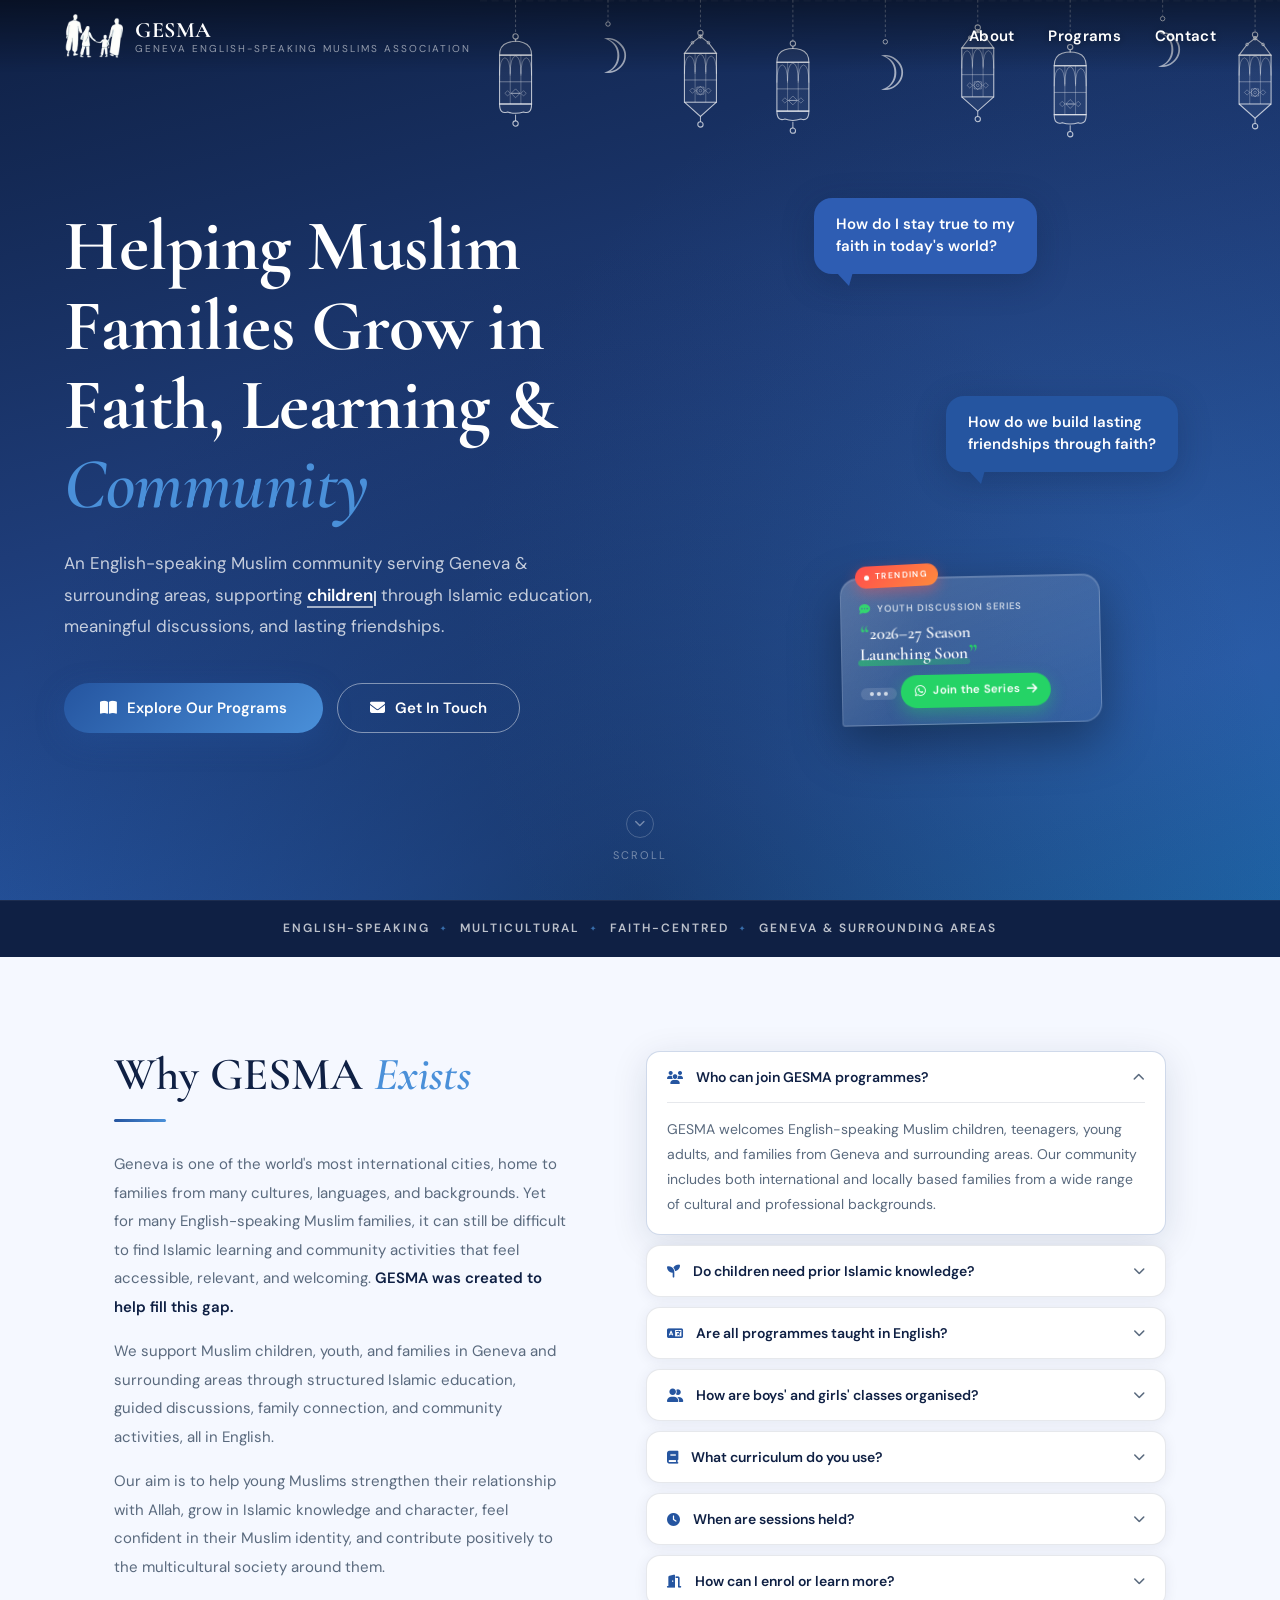
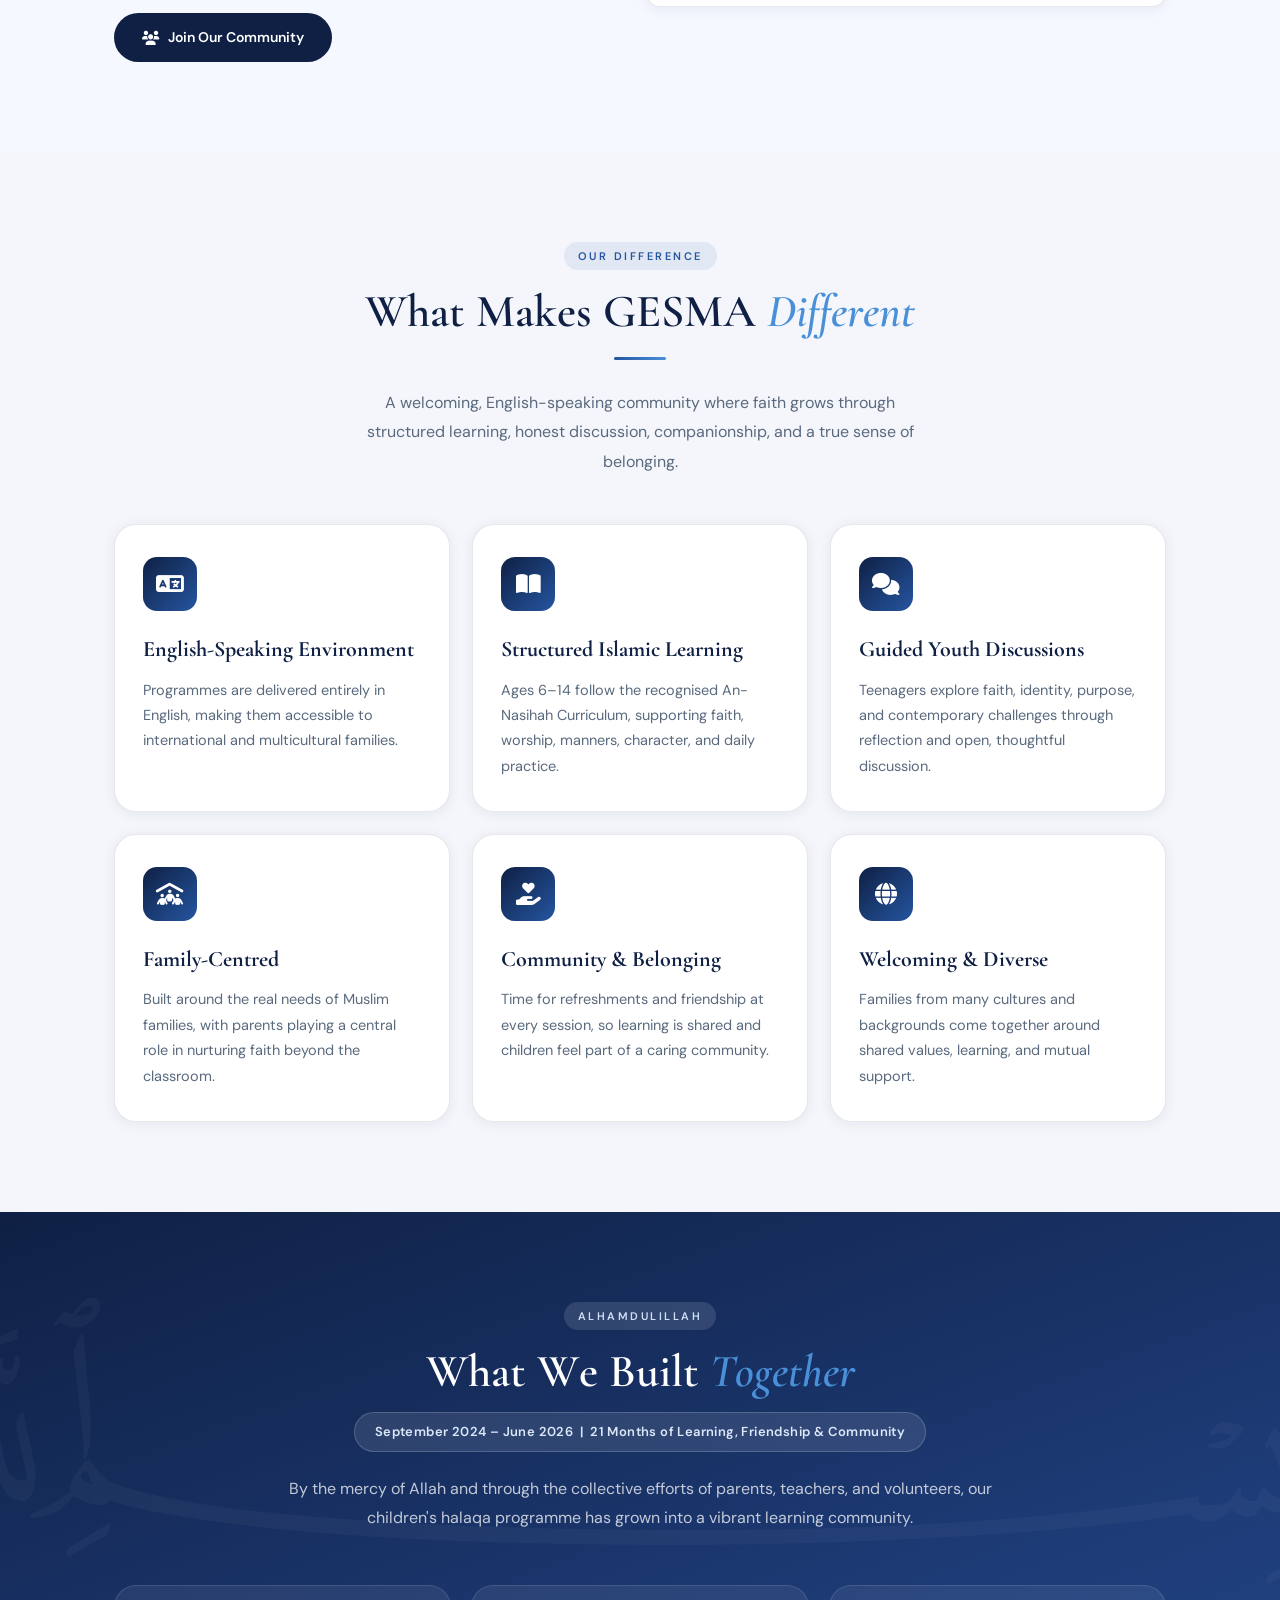
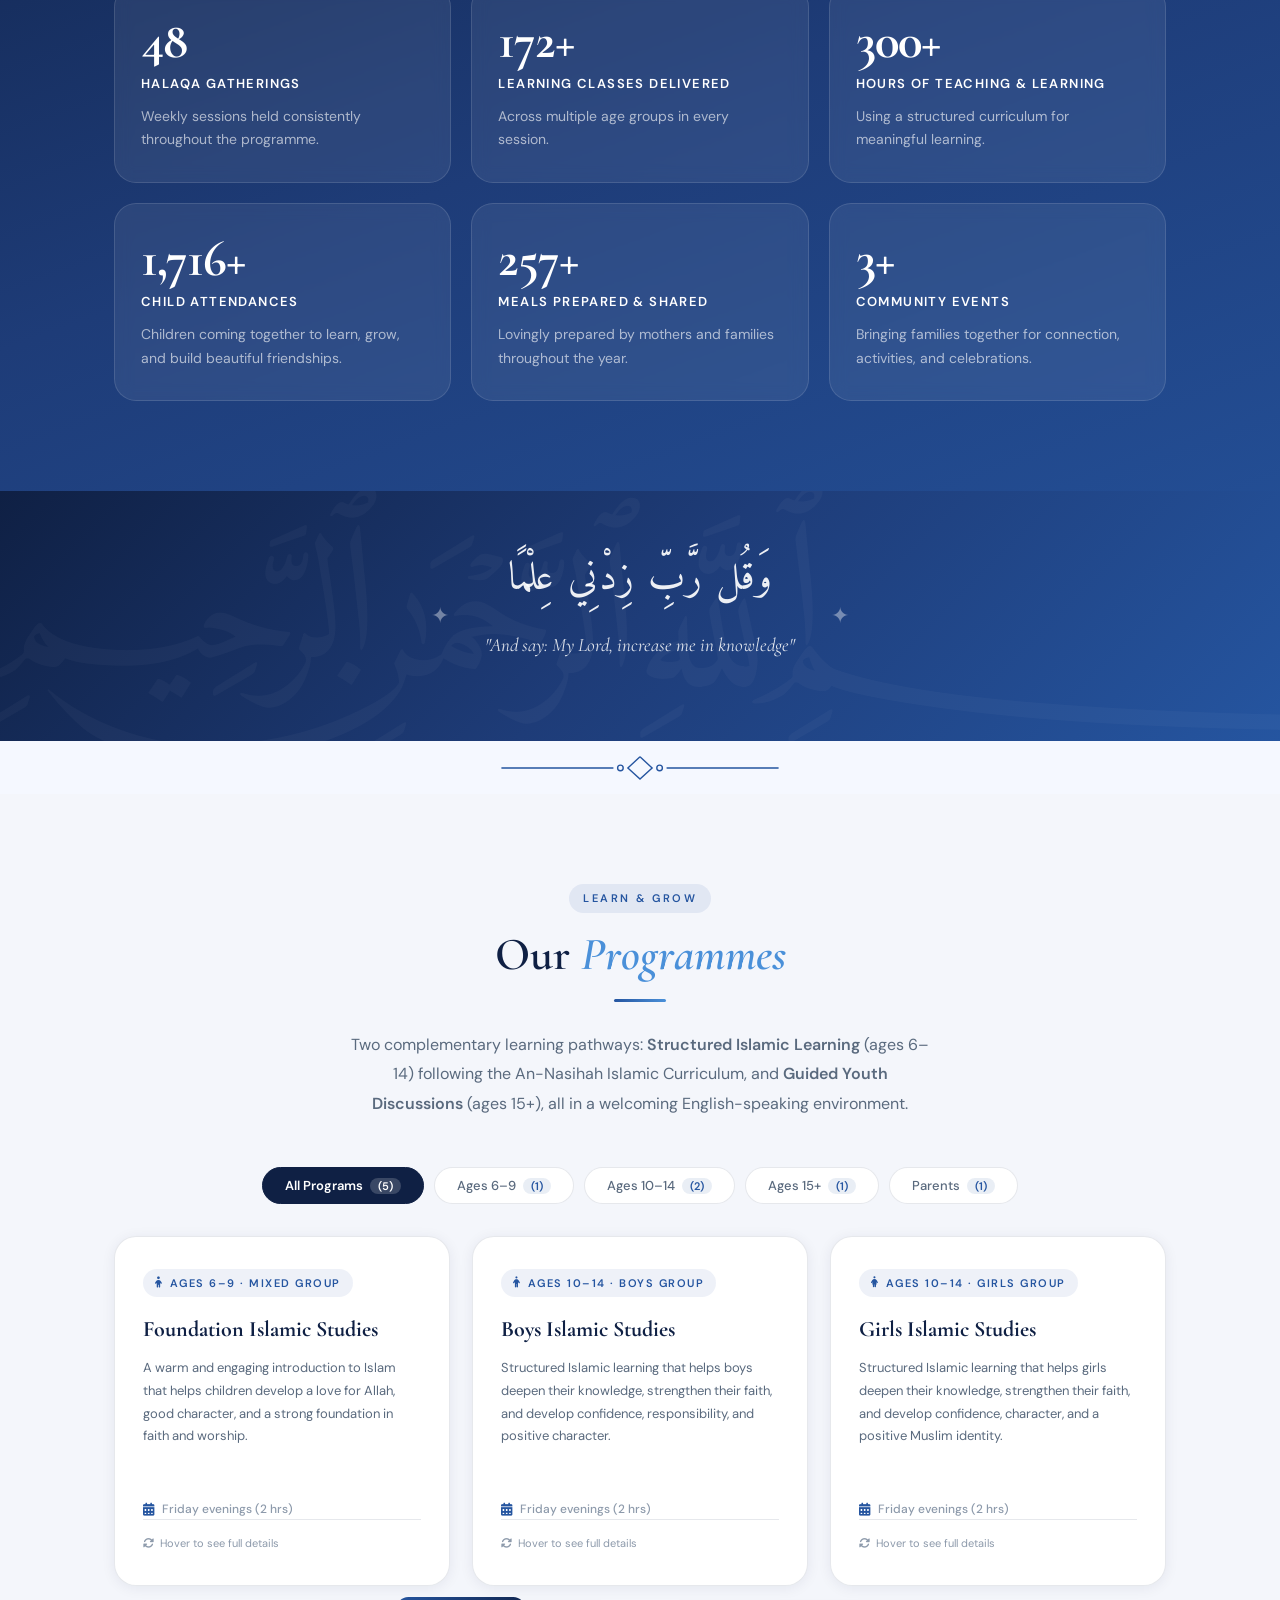
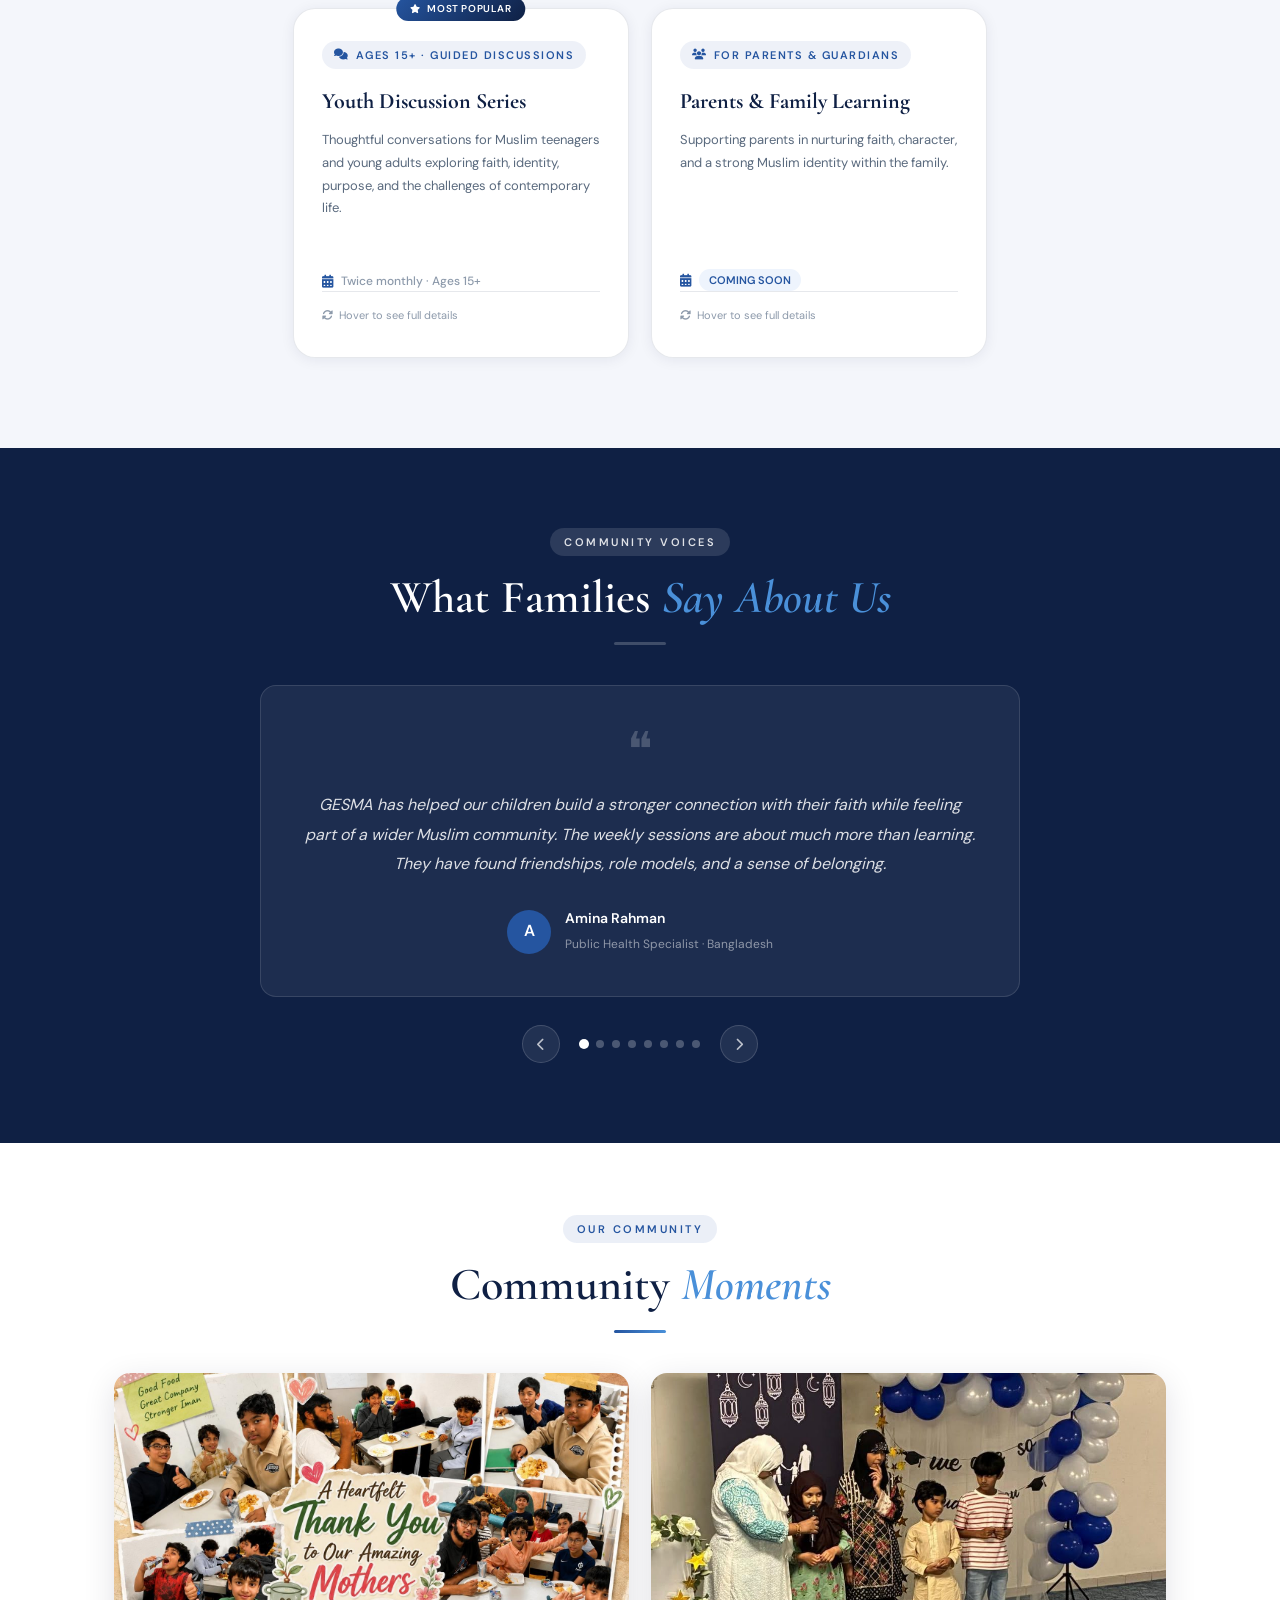
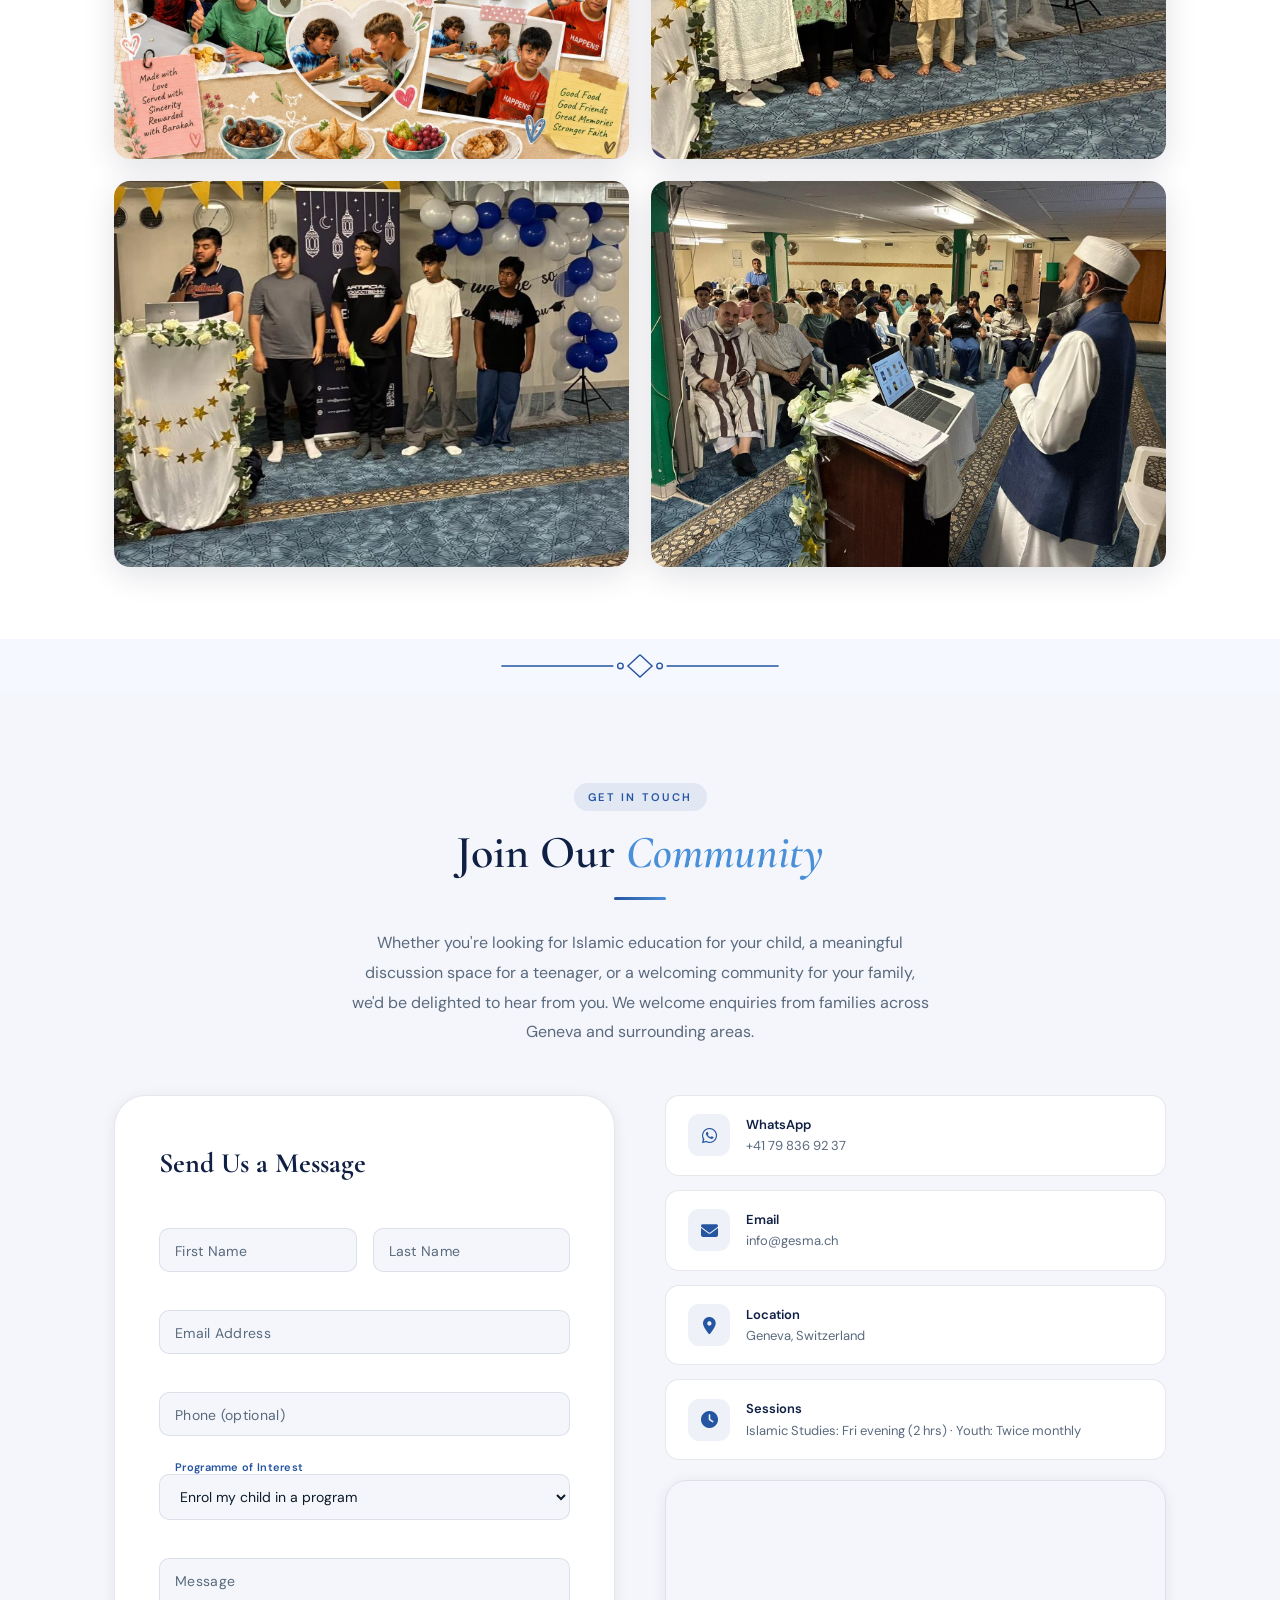
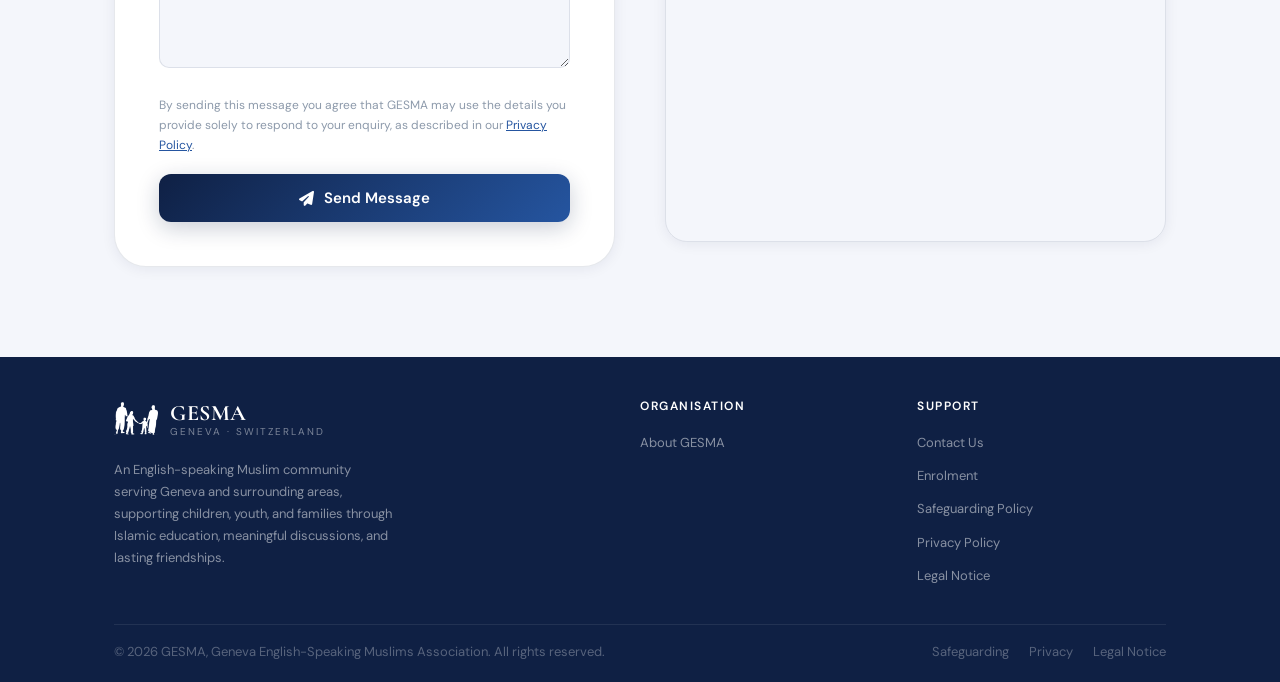
<file: public/index.html>
<!DOCTYPE html>
<html lang="en">

<head>
  <meta charset="UTF-8" />
  <meta name="viewport" content="width=device-width, initial-scale=1.0" />
  <title>GESMA – Geneva English-Speaking Muslims Association</title>
  <link rel="icon" type="image/x-icon" href="/favicon.ico" />
  <link rel="icon" type="image/png" sizes="32x32" href="/assets/favicon-32x32.png" />
  <link rel="icon" type="image/png" sizes="16x16" href="/assets/favicon-16x16.png" />
  <link rel="icon" type="image/png" sizes="192x192" href="/assets/android-chrome-192x192.png" />
  <link rel="apple-touch-icon" sizes="180x180" href="/apple-touch-icon.png" />
  <link rel="manifest" href="/site.webmanifest" />
  <meta name="theme-color" content="#0f2243" />
  <meta name="description" content="GESMA is an English-speaking Muslim community in Geneva offering structured Islamic education for children, guided youth discussions, and family activities, all in English." />

  <!-- Open Graph / link previews (WhatsApp, social) -->
  <meta property="og:type" content="website" />
  <meta property="og:site_name" content="GESMA" />
  <meta property="og:title" content="GESMA – Geneva English-Speaking Muslims Association" />
  <meta property="og:description" content="An English-speaking Muslim community in Geneva. Islamic education for children, guided youth discussions, and family activities, all in English." />
  <meta property="og:url" content="https://gesma.ch/" />
  <meta property="og:locale" content="en_GB" />
  <meta name="twitter:card" content="summary_large_image" />
  <meta name="twitter:title" content="GESMA – Geneva English-Speaking Muslims Association" />
  <meta name="twitter:description" content="An English-speaking Muslim community in Geneva. Islamic education, youth discussions, and family activities, all in English." />
  <meta property="og:image" content="https://gesma.ch/assets/og-image.png" />
  <meta property="og:image:width" content="1200" />
  <meta property="og:image:height" content="630" />
  <meta property="og:image:alt" content="GESMA – Geneva English-Speaking Muslims Association" />
  <meta name="twitter:image" content="https://gesma.ch/assets/og-image.png" />

  <!-- Canonical + local SEO -->
  <link rel="canonical" href="https://gesma.ch/" />
  <meta name="geo.region" content="CH-GE" />
  <meta name="geo.placename" content="Geneva" />

  <!-- Structured data: tells search engines GESMA is a Geneva-based community organization -->
  <script type="application/ld+json">
  {
    "@context": "https://schema.org",
    "@type": "Organization",
    "name": "GESMA – Geneva English-Speaking Muslims Association",
    "alternateName": "GESMA",
    "url": "https://gesma.ch/",
    "logo": "https://gesma.ch/assets/final-logo.png",
    "description": "GESMA is an English-speaking Muslim community in Geneva offering structured Islamic education for children, guided youth discussions, and family activities, all in English.",
    "areaServed": "Geneva, Switzerland",
    "address": {
      "@type": "PostalAddress",
      "addressLocality": "Geneva",
      "addressCountry": "CH"
    }
  }
  </script>

  <link rel="stylesheet" href="assets/fonts/fonts.css" />
  <link rel="stylesheet" href="assets/fontawesome/css/all.min.css" />
  <link rel="stylesheet" href="style.css?v=3">
</head>

<body>

  <!-- Reading progress bar -->
  <div class="read-progress" id="readProgress"></div>

  <!-- NAVBAR -->
  <nav id="navbar">
    <div class="nav-inner">
      <a href="#" class="nav-logo">
        <img src="assets/final-logo.png" alt="GESMA Logo" class="logo-mark">
        <div class="logo-text">
          <strong>GESMA</strong>
          <span>Geneva English-Speaking Muslims Association</span>
        </div>
      </a>
      <nav class="nav-links">
        <a href="#about">About</a>
        <a href="#programs">Programs</a>
        <a href="#contact">Contact</a>
      </nav>
      <div class="hamburger" onclick="toggleMobile()">
        <span></span><span></span><span></span>
      </div>
    </div>
  </nav>

  <div id="mobileNav">
    <a href="#about" onclick="closeMobile()">About</a>
    <a href="#programs" onclick="closeMobile()">Programs</a>
    <a href="#contact" onclick="closeMobile()">Contact</a>
  </div>

  <!-- HERO -->
  <header class="hero" id="home">
    <div class="hero-bg-overlay"></div>
    <div class="hero-geometric-pattern"></div>
    <!-- Islamic decorative elements -->
    <div class="hero-deco" aria-hidden="true">
      <svg class="hero-deco-svg" viewBox="0 0 1440 210" preserveAspectRatio="xMidYMin meet" xmlns="http://www.w3.org/2000/svg">

        <!-- eave rope -->
        <line x1="540" y1="1" x2="1440" y2="1" stroke="rgba(255,255,255,.12)" stroke-width="0.8" stroke-dasharray="8 5"/>

        <!-- hd1: fanoos x=580 S=38 -->
        <g transform="translate(580,0)"><g class="hang hd1"><line x1="0" y1="0" x2="0" y2="38" stroke="rgba(255,255,255,.42)" stroke-width="1" stroke-dasharray="3 2.5"/>
          <circle cx="0" cy="41" r="3" stroke="rgba(255,255,255,.70)" stroke-width="1.2" fill="none"/>
          <line x1="0" y1="44" x2="0" y2="47" stroke="rgba(255,255,255,.70)" stroke-width="1.4"/>
          <path d="M-18,62 Q-18,51 -9,48 Q0,45 9,48 Q18,51 18,62 Z" stroke="rgba(255,255,255,.70)" stroke-width="1.2" fill="rgba(255,255,255,.05)"/>
          <rect x="-18" y="62" width="36" height="55" stroke="rgba(255,255,255,.70)" stroke-width="1.2" fill="rgba(255,255,255,.05)"/>
          <line x1="-6" y1="62" x2="-6" y2="117" stroke="rgba(255,255,255,.38)" stroke-width=".8"/>
          <line x1="6" y1="62" x2="6" y2="117" stroke="rgba(255,255,255,.38)" stroke-width=".8"/>
          <path d="M-6,83 Q-6,64 0,63 Q6,64 6,83" stroke="rgba(255,255,255,.38)" stroke-width="1" fill="none"/>
          <path d="M-18,85 Q-18,66 -12,65 Q-6,66 -6,85" stroke="rgba(255,255,255,.38)" stroke-width=".9" fill="none"/>
          <path d="M6,85 Q6,66 12,65 Q18,66 18,85" stroke="rgba(255,255,255,.38)" stroke-width=".9" fill="none"/>
          <line x1="-18" y1="92" x2="18" y2="92" stroke="rgba(255,255,255,.38)" stroke-width="1"/>
          <path d="M0,100 L5,105 L-5,105 Z" stroke="rgba(255,255,255,.38)" stroke-width=".9" fill="none"/>
          <path d="M0,110 L5,105 L-5,105 Z" stroke="rgba(255,255,255,.38)" stroke-width=".9" fill="none"/>
          <path d="M-9,102 L-6,105 L-9,108 L-12,105 Z" stroke="rgba(255,255,255,.38)" stroke-width=".8" fill="none"/>
          <path d="M9,102 L12,105 L9,108 L6,105 Z" stroke="rgba(255,255,255,.38)" stroke-width=".8" fill="none"/>
          <path d="M-18,117 Q-18,129 -9,126 Q0,129 9,126 Q18,129 18,117 Z" stroke="rgba(255,255,255,.70)" stroke-width="1.2" fill="rgba(255,255,255,.05)"/>
          <line x1="0" y1="129" x2="0" y2="136" stroke="rgba(255,255,255,.70)" stroke-width="1.1"/>
          <circle cx="0" cy="139" r="3" stroke="rgba(255,255,255,.70)" stroke-width="1.2" fill="none"/>
        </g></g>

        <!-- hd2: big moon x=684 S=24 -->
        <g transform="translate(684,0)"><g class="hang hd2"><line x1="0" y1="0" x2="0" y2="24" stroke="rgba(255,255,255,.42)" stroke-width="1" stroke-dasharray="3 2.5"/>
          <circle cx="0" cy="27" r="2.5" stroke="rgba(255,255,255,.70)" stroke-width="1.1" fill="none"/>
          <text x="0" y="68" text-anchor="middle" dominant-baseline="middle" font-size="54" fill="rgba(255,255,255,.62)">&#9789;</text>
        </g></g>

        <!-- hd3: qandeel x=788 S=34 -->
        <g transform="translate(788,0)"><g class="hang hd3"><line x1="0" y1="0" x2="0" y2="34" stroke="rgba(255,255,255,.42)" stroke-width="1" stroke-dasharray="3 2.5"/>
          <circle cx="0" cy="37" r="3" stroke="rgba(255,255,255,.70)" stroke-width="1.2" fill="none"/>
          <line x1="0" y1="40" x2="0" y2="43" stroke="rgba(255,255,255,.70)" stroke-width="1.4"/>
          <path d="M-18,60 L-9,48 L0,41 L9,48 L18,60 Z" stroke="rgba(255,255,255,.70)" stroke-width="1.2" fill="rgba(255,255,255,.05)"/>
          <circle cx="0" cy="41" r="2" stroke="rgba(255,255,255,.70)" stroke-width="1" fill="none"/>
          <circle cx="-9" cy="48" r="1.5" stroke="rgba(255,255,255,.70)" stroke-width="1" fill="none"/>
          <circle cx="9" cy="48" r="1.5" stroke="rgba(255,255,255,.70)" stroke-width="1" fill="none"/>
          <rect x="-18" y="60" width="36" height="55" stroke="rgba(255,255,255,.70)" stroke-width="1.2" fill="rgba(255,255,255,.05)"/>
          <line x1="-6" y1="60" x2="-6" y2="115" stroke="rgba(255,255,255,.38)" stroke-width=".8"/>
          <line x1="6" y1="60" x2="6" y2="115" stroke="rgba(255,255,255,.38)" stroke-width=".8"/>
          <path d="M-6,81 Q-6,62 0,61 Q6,62 6,81" stroke="rgba(255,255,255,.38)" stroke-width="1" fill="none"/>
          <path d="M-18,83 Q-18,64 -12,63 Q-6,64 -6,83" stroke="rgba(255,255,255,.38)" stroke-width=".9" fill="none"/>
          <path d="M6,83 Q6,64 12,63 Q18,64 18,83" stroke="rgba(255,255,255,.38)" stroke-width=".9" fill="none"/>
          <line x1="-18" y1="90" x2="18" y2="90" stroke="rgba(255,255,255,.38)" stroke-width="1"/>
          <path d="M0,97 L5,102 L0,107 L-5,102 Z" stroke="rgba(255,255,255,.38)" stroke-width=".9" fill="none"/>
          <path d="M-4,98 L4,98 L4,106 L-4,106 Z" stroke="rgba(255,255,255,.38)" stroke-width=".9" fill="none"/>
          <circle cx="0" cy="102" r="1.5" stroke="rgba(255,255,255,.38)" stroke-width=".8" fill="none"/>
          <path d="M-9,99 L-6,102 L-9,105 L-12,102 Z" stroke="rgba(255,255,255,.38)" stroke-width=".8" fill="none"/>
          <path d="M9,99 L12,102 L9,105 L6,102 Z" stroke="rgba(255,255,255,.38)" stroke-width=".8" fill="none"/>
          <path d="M-18,115 L0,131 L18,115" stroke="rgba(255,255,255,.70)" stroke-width="1.2" fill="rgba(255,255,255,.05)"/>
          <line x1="0" y1="131" x2="0" y2="137" stroke="rgba(255,255,255,.70)" stroke-width="1.1"/>
          <circle cx="0" cy="140" r="3" stroke="rgba(255,255,255,.70)" stroke-width="1.2" fill="none"/>
        </g></g>

        <!-- hd4: fanoos x=892 S=46 -->
        <g transform="translate(892,0)"><g class="hang hd4"><line x1="0" y1="0" x2="0" y2="46" stroke="rgba(255,255,255,.42)" stroke-width="1" stroke-dasharray="3 2.5"/>
          <circle cx="0" cy="49" r="3" stroke="rgba(255,255,255,.70)" stroke-width="1.2" fill="none"/>
          <line x1="0" y1="52" x2="0" y2="55" stroke="rgba(255,255,255,.70)" stroke-width="1.4"/>
          <path d="M-18,70 Q-18,59 -9,56 Q0,53 9,56 Q18,59 18,70 Z" stroke="rgba(255,255,255,.70)" stroke-width="1.2" fill="rgba(255,255,255,.05)"/>
          <rect x="-18" y="70" width="36" height="55" stroke="rgba(255,255,255,.70)" stroke-width="1.2" fill="rgba(255,255,255,.05)"/>
          <line x1="-6" y1="70" x2="-6" y2="125" stroke="rgba(255,255,255,.38)" stroke-width=".8"/>
          <line x1="6" y1="70" x2="6" y2="125" stroke="rgba(255,255,255,.38)" stroke-width=".8"/>
          <path d="M-6,91 Q-6,72 0,71 Q6,72 6,91" stroke="rgba(255,255,255,.38)" stroke-width="1" fill="none"/>
          <path d="M-18,93 Q-18,74 -12,73 Q-6,74 -6,93" stroke="rgba(255,255,255,.38)" stroke-width=".9" fill="none"/>
          <path d="M6,93 Q6,74 12,73 Q18,74 18,93" stroke="rgba(255,255,255,.38)" stroke-width=".9" fill="none"/>
          <line x1="-18" y1="100" x2="18" y2="100" stroke="rgba(255,255,255,.38)" stroke-width="1"/>
          <path d="M0,108 L5,113 L-5,113 Z" stroke="rgba(255,255,255,.38)" stroke-width=".9" fill="none"/>
          <path d="M0,118 L5,113 L-5,113 Z" stroke="rgba(255,255,255,.38)" stroke-width=".9" fill="none"/>
          <path d="M-9,110 L-6,113 L-9,116 L-12,113 Z" stroke="rgba(255,255,255,.38)" stroke-width=".8" fill="none"/>
          <path d="M9,110 L12,113 L9,116 L6,113 Z" stroke="rgba(255,255,255,.38)" stroke-width=".8" fill="none"/>
          <path d="M-18,125 Q-18,137 -9,134 Q0,137 9,134 Q18,137 18,125 Z" stroke="rgba(255,255,255,.70)" stroke-width="1.2" fill="rgba(255,255,255,.05)"/>
          <line x1="0" y1="137" x2="0" y2="144" stroke="rgba(255,255,255,.70)" stroke-width="1.1"/>
          <circle cx="0" cy="147" r="3" stroke="rgba(255,255,255,.70)" stroke-width="1.2" fill="none"/>
        </g></g>

        <!-- hd5: big moon x=996 S=44 -->
        <g transform="translate(996,0)"><g class="hang hd5"><line x1="0" y1="0" x2="0" y2="44" stroke="rgba(255,255,255,.42)" stroke-width="1" stroke-dasharray="3 2.5"/>
          <circle cx="0" cy="47" r="2.5" stroke="rgba(255,255,255,.70)" stroke-width="1.1" fill="none"/>
          <text x="0" y="88" text-anchor="middle" dominant-baseline="middle" font-size="54" fill="rgba(255,255,255,.62)">&#9789;</text>
        </g></g>

        <!-- hd6: qandeel x=1100 S=28 -->
        <g transform="translate(1100,0)"><g class="hang hd6"><line x1="0" y1="0" x2="0" y2="28" stroke="rgba(255,255,255,.42)" stroke-width="1" stroke-dasharray="3 2.5"/>
          <circle cx="0" cy="31" r="3" stroke="rgba(255,255,255,.70)" stroke-width="1.2" fill="none"/>
          <line x1="0" y1="34" x2="0" y2="37" stroke="rgba(255,255,255,.70)" stroke-width="1.4"/>
          <path d="M-18,54 L-9,42 L0,35 L9,42 L18,54 Z" stroke="rgba(255,255,255,.70)" stroke-width="1.2" fill="rgba(255,255,255,.05)"/>
          <circle cx="0" cy="35" r="2" stroke="rgba(255,255,255,.70)" stroke-width="1" fill="none"/>
          <circle cx="-9" cy="42" r="1.5" stroke="rgba(255,255,255,.70)" stroke-width="1" fill="none"/>
          <circle cx="9" cy="42" r="1.5" stroke="rgba(255,255,255,.70)" stroke-width="1" fill="none"/>
          <rect x="-18" y="54" width="36" height="55" stroke="rgba(255,255,255,.70)" stroke-width="1.2" fill="rgba(255,255,255,.05)"/>
          <line x1="-6" y1="54" x2="-6" y2="109" stroke="rgba(255,255,255,.38)" stroke-width=".8"/>
          <line x1="6" y1="54" x2="6" y2="109" stroke="rgba(255,255,255,.38)" stroke-width=".8"/>
          <path d="M-6,75 Q-6,56 0,55 Q6,56 6,75" stroke="rgba(255,255,255,.38)" stroke-width="1" fill="none"/>
          <path d="M-18,77 Q-18,58 -12,57 Q-6,58 -6,77" stroke="rgba(255,255,255,.38)" stroke-width=".9" fill="none"/>
          <path d="M6,77 Q6,58 12,57 Q18,58 18,77" stroke="rgba(255,255,255,.38)" stroke-width=".9" fill="none"/>
          <line x1="-18" y1="84" x2="18" y2="84" stroke="rgba(255,255,255,.38)" stroke-width="1"/>
          <path d="M0,91 L5,96 L0,101 L-5,96 Z" stroke="rgba(255,255,255,.38)" stroke-width=".9" fill="none"/>
          <path d="M-4,92 L4,92 L4,100 L-4,100 Z" stroke="rgba(255,255,255,.38)" stroke-width=".9" fill="none"/>
          <circle cx="0" cy="96" r="1.5" stroke="rgba(255,255,255,.38)" stroke-width=".8" fill="none"/>
          <path d="M-9,93 L-6,96 L-9,99 L-12,96 Z" stroke="rgba(255,255,255,.38)" stroke-width=".8" fill="none"/>
          <path d="M9,93 L12,96 L9,99 L6,96 Z" stroke="rgba(255,255,255,.38)" stroke-width=".8" fill="none"/>
          <path d="M-18,109 L0,125 L18,109" stroke="rgba(255,255,255,.70)" stroke-width="1.2" fill="rgba(255,255,255,.05)"/>
          <line x1="0" y1="125" x2="0" y2="131" stroke="rgba(255,255,255,.70)" stroke-width="1.1"/>
          <circle cx="0" cy="134" r="3" stroke="rgba(255,255,255,.70)" stroke-width="1.2" fill="none"/>
        </g></g>

        <!-- hd7: fanoos x=1204 S=50 -->
        <g transform="translate(1204,0)"><g class="hang hd7"><line x1="0" y1="0" x2="0" y2="50" stroke="rgba(255,255,255,.42)" stroke-width="1" stroke-dasharray="3 2.5"/>
          <circle cx="0" cy="53" r="3" stroke="rgba(255,255,255,.70)" stroke-width="1.2" fill="none"/>
          <line x1="0" y1="56" x2="0" y2="59" stroke="rgba(255,255,255,.70)" stroke-width="1.4"/>
          <path d="M-18,74 Q-18,63 -9,60 Q0,57 9,60 Q18,63 18,74 Z" stroke="rgba(255,255,255,.70)" stroke-width="1.2" fill="rgba(255,255,255,.05)"/>
          <rect x="-18" y="74" width="36" height="55" stroke="rgba(255,255,255,.70)" stroke-width="1.2" fill="rgba(255,255,255,.05)"/>
          <line x1="-6" y1="74" x2="-6" y2="129" stroke="rgba(255,255,255,.38)" stroke-width=".8"/>
          <line x1="6" y1="74" x2="6" y2="129" stroke="rgba(255,255,255,.38)" stroke-width=".8"/>
          <path d="M-6,95 Q-6,76 0,75 Q6,76 6,95" stroke="rgba(255,255,255,.38)" stroke-width="1" fill="none"/>
          <path d="M-18,97 Q-18,78 -12,77 Q-6,78 -6,97" stroke="rgba(255,255,255,.38)" stroke-width=".9" fill="none"/>
          <path d="M6,97 Q6,78 12,77 Q18,78 18,97" stroke="rgba(255,255,255,.38)" stroke-width=".9" fill="none"/>
          <line x1="-18" y1="104" x2="18" y2="104" stroke="rgba(255,255,255,.38)" stroke-width="1"/>
          <path d="M0,112 L5,117 L-5,117 Z" stroke="rgba(255,255,255,.38)" stroke-width=".9" fill="none"/>
          <path d="M0,122 L5,117 L-5,117 Z" stroke="rgba(255,255,255,.38)" stroke-width=".9" fill="none"/>
          <path d="M-9,114 L-6,117 L-9,120 L-12,117 Z" stroke="rgba(255,255,255,.38)" stroke-width=".8" fill="none"/>
          <path d="M9,114 L12,117 L9,120 L6,117 Z" stroke="rgba(255,255,255,.38)" stroke-width=".8" fill="none"/>
          <path d="M-18,129 Q-18,141 -9,138 Q0,141 9,138 Q18,141 18,129 Z" stroke="rgba(255,255,255,.70)" stroke-width="1.2" fill="rgba(255,255,255,.05)"/>
          <line x1="0" y1="141" x2="0" y2="148" stroke="rgba(255,255,255,.70)" stroke-width="1.1"/>
          <circle cx="0" cy="151" r="3" stroke="rgba(255,255,255,.70)" stroke-width="1.2" fill="none"/>
        </g></g>

        <!-- hd8: big moon x=1308 S=18 -->
        <g transform="translate(1308,0)"><g class="hang hd8"><line x1="0" y1="0" x2="0" y2="18" stroke="rgba(255,255,255,.42)" stroke-width="1" stroke-dasharray="3 2.5"/>
          <circle cx="0" cy="21" r="2.5" stroke="rgba(255,255,255,.70)" stroke-width="1.1" fill="none"/>
          <text x="0" y="62" text-anchor="middle" dominant-baseline="middle" font-size="54" fill="rgba(255,255,255,.62)">&#9789;</text>
        </g></g>

        <!-- hd9: qandeel x=1412 S=36 -->
        <g transform="translate(1412,0)"><g class="hang hd9"><line x1="0" y1="0" x2="0" y2="36" stroke="rgba(255,255,255,.42)" stroke-width="1" stroke-dasharray="3 2.5"/>
          <circle cx="0" cy="39" r="3" stroke="rgba(255,255,255,.70)" stroke-width="1.2" fill="none"/>
          <line x1="0" y1="42" x2="0" y2="45" stroke="rgba(255,255,255,.70)" stroke-width="1.4"/>
          <path d="M-18,62 L-9,50 L0,43 L9,50 L18,62 Z" stroke="rgba(255,255,255,.70)" stroke-width="1.2" fill="rgba(255,255,255,.05)"/>
          <circle cx="0" cy="43" r="2" stroke="rgba(255,255,255,.70)" stroke-width="1" fill="none"/>
          <circle cx="-9" cy="50" r="1.5" stroke="rgba(255,255,255,.70)" stroke-width="1" fill="none"/>
          <circle cx="9" cy="50" r="1.5" stroke="rgba(255,255,255,.70)" stroke-width="1" fill="none"/>
          <rect x="-18" y="62" width="36" height="55" stroke="rgba(255,255,255,.70)" stroke-width="1.2" fill="rgba(255,255,255,.05)"/>
          <line x1="-6" y1="62" x2="-6" y2="117" stroke="rgba(255,255,255,.38)" stroke-width=".8"/>
          <line x1="6" y1="62" x2="6" y2="117" stroke="rgba(255,255,255,.38)" stroke-width=".8"/>
          <path d="M-6,83 Q-6,64 0,63 Q6,64 6,83" stroke="rgba(255,255,255,.38)" stroke-width="1" fill="none"/>
          <path d="M-18,85 Q-18,66 -12,65 Q-6,66 -6,85" stroke="rgba(255,255,255,.38)" stroke-width=".9" fill="none"/>
          <path d="M6,85 Q6,66 12,65 Q18,66 18,85" stroke="rgba(255,255,255,.38)" stroke-width=".9" fill="none"/>
          <line x1="-18" y1="92" x2="18" y2="92" stroke="rgba(255,255,255,.38)" stroke-width="1"/>
          <path d="M0,99 L5,104 L0,109 L-5,104 Z" stroke="rgba(255,255,255,.38)" stroke-width=".9" fill="none"/>
          <path d="M-4,100 L4,100 L4,108 L-4,108 Z" stroke="rgba(255,255,255,.38)" stroke-width=".9" fill="none"/>
          <circle cx="0" cy="104" r="1.5" stroke="rgba(255,255,255,.38)" stroke-width=".8" fill="none"/>
          <path d="M-9,101 L-6,104 L-9,107 L-12,104 Z" stroke="rgba(255,255,255,.38)" stroke-width=".8" fill="none"/>
          <path d="M9,101 L12,104 L9,107 L6,104 Z" stroke="rgba(255,255,255,.38)" stroke-width=".8" fill="none"/>
          <path d="M-18,117 L0,133 L18,117" stroke="rgba(255,255,255,.70)" stroke-width="1.2" fill="rgba(255,255,255,.05)"/>
          <line x1="0" y1="133" x2="0" y2="139" stroke="rgba(255,255,255,.70)" stroke-width="1.1"/>
          <circle cx="0" cy="142" r="3" stroke="rgba(255,255,255,.70)" stroke-width="1.2" fill="none"/>
        </g></g>

        <!-- stars -->
        <text class="deco-star ds1" x="632" y="36" text-anchor="middle" dominant-baseline="middle" font-size="8">&#10022;</text>
        <text class="deco-star ds2" x="736" y="62" text-anchor="middle" dominant-baseline="middle" font-size="6">&#9733;</text>
        <text class="deco-star ds3" x="840" y="28" text-anchor="middle" dominant-baseline="middle" font-size="9">&#10022;</text>
        <text class="deco-star ds4" x="944" y="68" text-anchor="middle" dominant-baseline="middle" font-size="7">&#10022;</text>
        <text class="deco-star ds5" x="1048" y="40" text-anchor="middle" dominant-baseline="middle" font-size="8">&#10022;</text>
        <text class="deco-star ds6" x="1152" y="22" text-anchor="middle" dominant-baseline="middle" font-size="6">&#9733;</text>
        <text class="deco-star ds7" x="1256" y="70" text-anchor="middle" dominant-baseline="middle" font-size="9">&#10022;</text>
        <text class="deco-star ds8" x="1360" y="36" text-anchor="middle" dominant-baseline="middle" font-size="7">&#10022;</text>
        <text class="deco-star ds9" x="1432" y="58" text-anchor="middle" dominant-baseline="middle" font-size="8">&#10022;</text>
      </svg>

      <!-- Conversation bubbles -->
      <div class="chat-bubble cb1">How do I stay true to my<br>faith in today's world?</div>
      <div class="chat-bubble cb2">How do we build lasting<br>friendships through faith?</div>

    </div>
    <div class="hero-inner">
      <h1 class="hero-title">Helping Muslim Families Grow in<br>Faith, Learning &amp; <em>Community</em></h1>
      <p class="hero-sub">An English-speaking Muslim community serving Geneva &amp; surrounding areas, supporting <span class="tw-wrap"><span class="tw-word"></span><span class="tw-cursor"></span></span> through Islamic education, meaningful discussions, and lasting friendships.</p>
      <div class="hero-btns">
        <button class="btn-hero-gold" onclick="document.getElementById('programs').scrollIntoView({behavior:'smooth'})">
          <i class="fas fa-book-open"></i> Explore Our Programs
        </button>
        <button class="btn-hero-outline"
          onclick="document.getElementById('contact').scrollIntoView({behavior:'smooth'})">
          <i class="fas fa-envelope"></i> Get In Touch
        </button>
      </div>
    </div>

    <div class="hero-session-wrap" id="heroSession">
      <div class="hsc-trend">
        <span class="hsc-dot"></span> TRENDING
      </div>
      <div class="hsc-bubble">
        <div class="hsc-meta">
          <i class="fas fa-comment-dots"></i>
          <span>Youth Discussion Series</span>
        </div>
        <h3 class="hsc-topic">
          <span class="hsc-quote">&ldquo;</span>2026&ndash;27 Season <span class="hsc-hl">Launching Soon</span><span class="hsc-quote">&rdquo;</span>
        </h3>
        <div class="hsc-typing"><span></span><span></span><span></span></div>
        <a class="hsc-cta"
           href="https://wa.me/41798369237?text=Assalamu%20Alaikum!%20I%27d%20like%20to%20join%20the%20Youth%20Discussion%20Series%20for%20the%202026-27%20season."
           target="_blank" rel="noopener">
          <i class="fab fa-whatsapp"></i>
          <span>Join the Series</span>
          <i class="fas fa-arrow-right hsc-arrow"></i>
        </a>
      </div>
    </div>
    <div class="hero-scroll" onclick="document.getElementById('about').scrollIntoView({behavior:'smooth'})" role="button" aria-label="Scroll to next section">
      <div class="scroll-arrow"><i class="fas fa-chevron-down" style="font-size:11px"></i></div>
      <span>Scroll</span>
    </div>
  </header>

  <!-- IDENTITY BAR -->
  <div class="identity-bar" aria-label="What defines GESMA">
    <div class="container">
      <span>English-Speaking</span>
      <span>Multicultural</span>
      <span>Faith-Centred</span>
      <span>Geneva &amp; Surrounding Areas</span>
    </div>
  </div>

  <!-- WHO WE ARE -->
  <section id="about">
    <div class="container">
      <div class="who-inner">
        <div class="fade-left">
          <h2 class="section-title">Why GESMA <em>Exists</em></h2>
          <div class="divider"></div>
          <p style="font-size:15px;color:var(--ink-soft);line-height:1.9;margin-bottom:16px">Geneva is one of the world's most international cities, home to families from many cultures, languages, and backgrounds. Yet for many English-speaking Muslim families, it can still be difficult to find Islamic learning and community activities that feel accessible, relevant, and welcoming. <strong style="color:var(--navy)">GESMA was created to help fill this gap.</strong></p>
          <p style="font-size:15px;color:var(--ink-soft);line-height:1.9;margin-bottom:16px">We support Muslim children, youth, and families in Geneva and surrounding areas through structured Islamic education, guided discussions, family connection, and community activities, all in English.</p>
          <p style="font-size:15px;color:var(--ink-soft);line-height:1.9;margin-bottom:32px">Our aim is to help young Muslims strengthen their relationship with Allah, grow in Islamic knowledge and character, feel confident in their Muslim identity, and contribute positively to the multicultural society around them.</p>
          <a href="#contact" data-magnetic
            style="display:inline-flex;align-items:center;gap:8px;background:var(--navy);color:white;padding:13px 28px;border-radius:50px;text-decoration:none;font-size:14px;font-weight:600;transition:transform 0.3s ease,background var(--transition)"
            onmouseover="this.style.background='var(--blue)'" onmouseout="this.style.background='var(--navy)'">
            <i class="fas fa-users"></i> Join Our Community
          </a>
        </div>
        <div class="fade-right">
          <div class="faq-accordion">
            <div class="faq-item faq-open">
              <button class="faq-q" onclick="toggleFaq(this)">
                <span><i class="fas fa-users faq-ico"></i> Who can join GESMA programmes?</span>
                <i class="fas fa-chevron-down faq-arrow"></i>
              </button>
              <div class="faq-a">
                <p>GESMA welcomes English-speaking Muslim children, teenagers, young adults, and families from Geneva and surrounding areas. Our community includes both international and locally based families from a wide range of cultural and professional backgrounds.</p>
              </div>
            </div>
            <div class="faq-item">
              <button class="faq-q" onclick="toggleFaq(this)">
                <span><i class="fas fa-seedling faq-ico"></i> Do children need prior Islamic knowledge?</span>
                <i class="fas fa-chevron-down faq-arrow"></i>
              </button>
              <div class="faq-a">
                <p>No. Our programmes are designed to accommodate children with different levels of knowledge and experience. We aim to support each child's learning journey in a positive and encouraging environment.</p>
              </div>
            </div>
            <div class="faq-item">
              <button class="faq-q" onclick="toggleFaq(this)">
                <span><i class="fas fa-language faq-ico"></i> Are all programmes taught in English?</span>
                <i class="fas fa-chevron-down faq-arrow"></i>
              </button>
              <div class="faq-a">
                <p>Yes. All classes, discussions, and learning activities are conducted in English, making them accessible to international and multicultural families.</p>
              </div>
            </div>
            <div class="faq-item">
              <button class="faq-q" onclick="toggleFaq(this)">
                <span><i class="fas fa-user-friends faq-ico"></i> How are boys' and girls' classes organised?</span>
                <i class="fas fa-chevron-down faq-arrow"></i>
              </button>
              <div class="faq-a">
                <p>Children aged 6–9 attend mixed classes. From ages 10–14, boys and girls learn in separate groups to provide an age-appropriate learning environment during the teenage years. For the Youth Discussion Series (ages 15+), brothers and sisters participate in the same session while remaining seated in separate areas, using an interactive, discussion-based format.</p>
              </div>
            </div>
            <div class="faq-item">
              <button class="faq-q" onclick="toggleFaq(this)">
                <span><i class="fas fa-book faq-ico"></i> What curriculum do you use?</span>
                <i class="fas fa-chevron-down faq-arrow"></i>
              </button>
              <div class="faq-a">
                <p>Our Islamic Studies programme follows the internationally recognised An-Nasihah Islamic Curriculum, combining Islamic beliefs, worship, Prophetic teachings, Seerah, Islamic history, character development, and daily conduct. The Youth Discussion Series draws on resources from Yaqeen Institute, Al-Nasihah's Living Islam series, and other carefully selected materials.</p>
              </div>
            </div>
            <div class="faq-item">
              <button class="faq-q" onclick="toggleFaq(this)">
                <span><i class="fas fa-clock faq-ico"></i> When are sessions held?</span>
                <i class="fas fa-chevron-down faq-arrow"></i>
              </button>
              <div class="faq-a">
                <p>The Islamic Studies programme is held every <strong>Friday evening</strong>, for approximately two hours. As the start time can vary through the year, please contact us for the latest timing. The Youth Discussion Series is typically held twice a month. Please contact us for the latest schedule, venue details, and programme availability.</p>
              </div>
            </div>
            <div class="faq-item">
              <button class="faq-q" onclick="toggleFaq(this)">
                <span><i class="fas fa-door-open faq-ico"></i> How can I enrol or learn more?</span>
                <i class="fas fa-chevron-down faq-arrow"></i>
              </button>
              <div class="faq-a">
                <p>Simply get in touch through the contact form, WhatsApp, or email. We would be happy to answer your questions, discuss the most suitable programme for your child or family, and guide you through the enrolment process.</p>
              </div>
            </div>
          </div>
        </div>
      </div>
    </div>
  </section>

  <!-- WHAT MAKES GESMA DIFFERENT -->
  <section class="diff-section">
    <div class="container">
      <div class="tc fade-up">
        <span class="tag tag-blue">Our Difference</span>
        <h2 class="section-title">What Makes GESMA <em>Different</em></h2>
        <div class="divider"></div>
        <p class="section-desc">A welcoming, English-speaking community where faith grows through structured learning, honest discussion, companionship, and a true sense of belonging.</p>
      </div>
      <div class="diff-grid">
        <div class="diff-card fade-up delay-1">
          <div class="diff-icon"><i class="fas fa-language"></i></div>
          <h3>English-Speaking Environment</h3>
          <p>Programmes are delivered entirely in English, making them accessible to international and multicultural families.</p>
        </div>
        <div class="diff-card fade-up delay-2">
          <div class="diff-icon"><i class="fas fa-book-open"></i></div>
          <h3>Structured Islamic Learning</h3>
          <p>Ages 6–14 follow the recognised An-Nasihah Curriculum, supporting faith, worship, manners, character, and daily practice.</p>
        </div>
        <div class="diff-card fade-up delay-3">
          <div class="diff-icon"><i class="fas fa-comments"></i></div>
          <h3>Guided Youth Discussions</h3>
          <p>Teenagers explore faith, identity, purpose, and contemporary challenges through reflection and open, thoughtful discussion.</p>
        </div>
        <div class="diff-card fade-up delay-4">
          <div class="diff-icon"><i class="fas fa-people-roof"></i></div>
          <h3>Family-Centred</h3>
          <p>Built around the real needs of Muslim families, with parents playing a central role in nurturing faith beyond the classroom.</p>
        </div>
        <div class="diff-card fade-up delay-5">
          <div class="diff-icon"><i class="fas fa-hand-holding-heart"></i></div>
          <h3>Community &amp; Belonging</h3>
          <p>Time for refreshments and friendship at every session, so learning is shared and children feel part of a caring community.</p>
        </div>
        <div class="diff-card fade-up delay-6">
          <div class="diff-icon"><i class="fas fa-globe"></i></div>
          <h3>Welcoming &amp; Diverse</h3>
          <p>Families from many cultures and backgrounds come together around shared values, learning, and mutual support.</p>
        </div>
      </div>
    </div>
  </section>

  <!-- WHAT WE BUILT TOGETHER (IMPACT NUMBERS) -->
  <section class="numbers-section" id="impact">
    <div class="container">
      <div class="tc fade-up">
        <span class="tag tag-light">Alhamdulillah</span>
        <h2 class="section-title nm-title">What We Built <em>Together</em></h2>
        <div class="nm-period">September 2024 – June 2026 &nbsp;|&nbsp; 21 Months of Learning, Friendship &amp; Community</div>
        <p class="nm-intro">By the mercy of Allah and through the collective efforts of parents, teachers, and volunteers, our children's halaqa programme has grown into a vibrant learning community.</p>
      </div>

      <div class="numbers-grid fade-up">
        <div class="number-card">
          <div class="stat-num" data-target="56">0</div>
          <h4>Halaqa Gatherings</h4>
          <p>Weekly sessions held consistently throughout the programme.</p>
        </div>
        <div class="number-card">
          <div class="stat-num" data-target="200" data-suffix="+">0</div>
          <h4>Learning Classes Delivered</h4>
          <p>Across multiple age groups in every session.</p>
        </div>
        <div class="number-card">
          <div class="stat-num" data-target="350" data-suffix="+">0</div>
          <h4>Hours of Teaching &amp; Learning</h4>
          <p>Using a structured curriculum for meaningful learning.</p>
        </div>
        <div class="number-card">
          <div class="stat-num" data-target="2000" data-suffix="+">0</div>
          <h4>Child Attendances</h4>
          <p>Children coming together to learn, grow, and build beautiful friendships.</p>
        </div>
        <div class="number-card">
          <div class="stat-num" data-target="300" data-suffix="+">0</div>
          <h4>Meals Prepared &amp; Shared</h4>
          <p>Lovingly prepared by mothers and families throughout the year.</p>
        </div>
        <div class="number-card">
          <div class="stat-num" data-target="4" data-suffix="+">0</div>
          <h4>Community Events</h4>
          <p>Bringing families together for connection, activities, and celebrations.</p>
        </div>
      </div>

    </div>
  </section>

  <!-- QURAN VERSE BANNER -->
  <section class="quran-banner" id="qb-section">
    <div class="container">
      <div class="qb-inner">
        <span class="qb-ornament" aria-hidden="true">✦</span>
        <div class="qb-content">
          <p class="qb-arabic" id="qb-arabic">وَقُل رَّبِّ زِدْنِي عِلْمًا</p>
          <p class="qb-translation qb-fade">"And say: My Lord, increase me in knowledge"</p>
          <p class="qb-ref qb-fade">Surah Ta-Ha &middot; 20:114</p>
        </div>
        <span class="qb-ornament" aria-hidden="true">✦</span>
      </div>
    </div>
  </section>

  <div class="islamic-divider" aria-hidden="true">
    <svg class="idiv-svg" viewBox="0 0 300 32" fill="none" xmlns="http://www.w3.org/2000/svg">
      <line class="idiv-el idiv-l1" x1="2" y1="16" x2="121" y2="16" stroke-linecap="round" pathLength="100"/>
      <circle class="idiv-el idiv-d1" cx="129" cy="16" r="3" pathLength="100"/>
      <path class="idiv-el idiv-star" d="M150 4 L163 16 L150 28 L137 16 Z" pathLength="100"/>
      <circle class="idiv-el idiv-d2" cx="171" cy="16" r="3" pathLength="100"/>
      <line class="idiv-el idiv-l2" x1="179" y1="16" x2="298" y2="16" stroke-linecap="round" pathLength="100"/>
    </svg>
  </div>

  <!-- PROGRAMS -->
  <section class="programs-section" id="programs">
    <div class="container">
      <div class="tc fade-up">
        <span class="tag tag-blue">Learn &amp; Grow</span>
        <h2 class="section-title">Our <em>Programmes</em></h2>
        <div class="divider"></div>
        <p class="section-desc">Two complementary learning pathways: <strong>Structured Islamic Learning</strong> (ages 6–14) following the An-Nasihah Islamic Curriculum, and <strong>Guided Youth Discussions</strong> (ages 15+), all in a welcoming English-speaking environment.</p>
      </div>

      <div class="prog-filter-tabs fade-up">
        <button class="pf-tab pf-active" onclick="filterPrograms('all', this)">All Programs <span class="pf-count"></span></button>
        <button class="pf-tab" onclick="filterPrograms('6-9', this)">Ages 6–9 <span class="pf-count"></span></button>
        <button class="pf-tab" onclick="filterPrograms('10-14', this)">Ages 10–14 <span class="pf-count"></span></button>
        <button class="pf-tab" onclick="filterPrograms('15plus', this)">Ages 15+ <span class="pf-count"></span></button>
        <button class="pf-tab" onclick="filterPrograms('parents', this)">Parents <span class="pf-count"></span></button>
      </div>

      <div class="prog-grid">

        <div class="prog-card fade-up delay-1" data-filter="6-9" onclick="openModal('foundation')">
          <div class="prog-inner">
            <div class="prog-front">
              <div class="prog-age-badge"><i class="fas fa-child"></i> Ages 6–9 · Mixed Group</div>
              <h3>Foundation Islamic Studies</h3>
              <p>A warm and engaging introduction to Islam that helps children develop a love for Allah, good character, and a strong foundation in faith and worship.</p>
              <div class="prog-schedule"><i class="fas fa-calendar-alt"></i> Friday evenings (2 hrs)</div>
              <div class="prog-hint"><i class="fas fa-sync-alt"></i> Hover to see full details</div>
            </div>
            <div class="prog-back pb-navy">
              <div>
                <div class="prog-back-badge"><i class="fas fa-child"></i> Ages 6–9 · Mixed Group</div>
                <h3>Foundation Islamic Studies</h3>
                <ul>
                  <li>Based on the An-Nasihah Islamic Curriculum</li>
                  <li>Islamic beliefs, worship, stories of the Prophets</li>
                  <li>Character and manners through stories and activities</li>
                  <li>Interactive and age-appropriate learning</li>
                  <li>Welcoming English-speaking environment</li>
                </ul>
              </div>
              <button class="prog-enroll" onclick="openModal('foundation');event.stopPropagation()"><i
                  class="fas fa-info-circle"></i> Learn More & Enrol</button>
            </div>
          </div>
        </div>

        <div class="prog-card fade-up delay-2" data-filter="10-14" onclick="openModal('boys')">
          <div class="prog-inner">
            <div class="prog-front">
              <div class="prog-age-badge"><i class="fas fa-male"></i> Ages 10–14 · Boys Group</div>
              <h3>Boys Islamic Studies</h3>
              <p>Structured Islamic learning that helps boys deepen their knowledge, strengthen their faith, and develop confidence, responsibility, and positive character.</p>
              <div class="prog-schedule"><i class="fas fa-calendar-alt"></i> Friday evenings (2 hrs)</div>
              <div class="prog-hint"><i class="fas fa-sync-alt"></i> Hover to see full details</div>
            </div>
            <div class="prog-back pb-blue">
              <div>
                <div class="prog-back-badge"><i class="fas fa-male"></i> Ages 10–14 · Boys Group</div>
                <h3>Boys Islamic Studies</h3>
                <ul>
                  <li>Continuing the An-Nasihah learning pathway</li>
                  <li>Beliefs, worship, Seerah, history and daily conduct</li>
                  <li>Supportive boys-only learning environment</li>
                  <li>Opportunities for discussion and reflection</li>
                  <li>Focus on character and personal growth</li>
                </ul>
              </div>
              <button class="prog-enroll" onclick="openModal('boys');event.stopPropagation()"><i
                  class="fas fa-info-circle"></i> Learn More & Enrol</button>
            </div>
          </div>
        </div>

        <div class="prog-card fade-up delay-3" data-filter="10-14" onclick="openModal('girls')">
          <div class="prog-inner">
            <div class="prog-front">
              <div class="prog-age-badge"><i class="fas fa-female"></i> Ages 10–14 · Girls Group</div>
              <h3>Girls Islamic Studies</h3>
              <p>Structured Islamic learning that helps girls deepen their knowledge, strengthen their faith, and develop confidence, character, and a positive Muslim identity.</p>
              <div class="prog-schedule"><i class="fas fa-calendar-alt"></i> Friday evenings (2 hrs)</div>
              <div class="prog-hint"><i class="fas fa-sync-alt"></i> Hover to see full details</div>
            </div>
            <div class="prog-back pb-deep">
              <div>
                <div class="prog-back-badge"><i class="fas fa-female"></i> Ages 10–14 · Girls Group</div>
                <h3>Girls Islamic Studies</h3>
                <ul>
                  <li>Continuing the An-Nasihah learning pathway</li>
                  <li>Beliefs, worship, Seerah, history and daily conduct</li>
                  <li>Supportive girls-only learning environment</li>
                  <li>Opportunities for discussion and reflection</li>
                  <li>Confidence, character and positive identity</li>
                </ul>
              </div>
              <button class="prog-enroll" onclick="openModal('girls');event.stopPropagation()"><i
                  class="fas fa-info-circle"></i> Learn More & Enrol</button>
            </div>
          </div>
        </div>

        <div class="prog-card fade-up delay-4" data-filter="15plus" onclick="openModal('youth')">
          <div class="prog-popular-badge"><i class="fas fa-star"></i> Most Popular</div>
          <div class="prog-inner">
            <div class="prog-front">
              <div class="prog-age-badge"><i class="fas fa-comments"></i> Ages 15+ · Guided Discussions</div>
              <h3>Youth Discussion Series</h3>
              <p>Thoughtful conversations for Muslim teenagers and young adults exploring faith, identity, purpose, and the challenges of contemporary life.</p>
              <div class="prog-schedule"><i class="fas fa-calendar-alt"></i> Twice monthly · Ages 15+</div>
              <div class="prog-hint"><i class="fas fa-sync-alt"></i> Hover to see full details</div>
            </div>
            <div class="prog-back pb-green">
              <div>
                <div class="prog-back-badge"><i class="fas fa-comments"></i> Ages 15+ · Guided Discussions</div>
                <h3>Youth Discussion Series</h3>
                <ul>
                  <li>Guided discussions and reflection</li>
                  <li>Drawing on Yaqeen Institute &amp; Living Islam resources</li>
                  <li>Real-life questions through an Islamic perspective</li>
                  <li>Small-group and interactive format</li>
                  <li>Twice-monthly sessions with light refreshments</li>
                </ul>
              </div>
              <button class="prog-enroll" onclick="openModal('youth');event.stopPropagation()"><i
                  class="fas fa-info-circle"></i> Register Interest</button>
            </div>
          </div>
        </div>

        <div class="prog-card fade-up delay-5" data-filter="parents" onclick="openModal('parents')">
          <div class="prog-inner">
            <div class="prog-front">
              <div class="prog-age-badge"><i class="fas fa-users"></i> For Parents &amp; Guardians</div>
              <h3>Parents &amp; Family Learning</h3>
              <p>Supporting parents in nurturing faith, character, and a strong Muslim identity within the family.</p>
              <div class="prog-schedule"><i class="fas fa-calendar-alt"></i> <span
                  style="background:var(--blue-bg);color:var(--blue);padding:2px 10px;border-radius:50px;font-size:11px;font-weight:700">COMING
                  SOON</span></div>
              <div class="prog-hint"><i class="fas fa-sync-alt"></i> Hover to see full details</div>
            </div>
            <div class="prog-back pb-gold">
              <div>
                <div class="prog-back-badge"><i class="fas fa-users"></i> For Parents &amp; Guardians</div>
                <h3>Parents &amp; Family Learning</h3>
                <ul>
                  <li>Parenting in a multicultural environment</li>
                  <li>Supporting children's faith and identity</li>
                  <li>Family learning and community connection</li>
                  <li>Workshops, discussions and Q&amp;A sessions</li>
                </ul>
              </div>
              <button class="prog-enroll" onclick="openModal('parents');event.stopPropagation()"><i
                  class="fas fa-info-circle"></i> Register Interest</button>
            </div>
          </div>
        </div>
      </div>

    </div>
  </section>

  <!-- TESTIMONIALS -->
  <section class="testi-section">
    <div class="container">
      <div class="tc fade-up">
        <span class="tag tag-blue">Community Voices</span>
        <h2 class="section-title">What Families <em>Say About Us</em></h2>
        <div class="divider"></div>
      </div>
      <div class="testi-slider fade-up">
        <div class="testi-track">

          <div class="testi-slide testi-active">
            <div class="testi-card">
              <div class="testi-quote-mark">&#10077;</div>
              <p class="testi-text">GESMA has helped our children build a stronger connection with their faith while feeling part of a wider Muslim community. The weekly sessions are about much more than learning. They have found friendships, role models, and a sense of belonging.</p>
              <div class="testi-author">
                <div class="testi-avatar" style="background:var(--blue)">A</div>
                <div class="testi-author-text">
                  <strong>Amina Rahman</strong>
                  <span>Public Health Specialist &middot; Bangladesh</span>
                </div>
              </div>
            </div>
          </div>

          <div class="testi-slide">
            <div class="testi-card">
              <div class="testi-quote-mark">&#10077;</div>
              <p class="testi-text">One of the things we value most is that our children are learning Islam in a language they fully understand. The combination of Islamic learning, character development, and community is something we were looking for when we moved to Geneva.</p>
              <div class="testi-author">
                <div class="testi-avatar" style="background:var(--navy)">A</div>
                <div class="testi-author-text">
                  <strong>Ahmad Verma</strong>
                  <span>IT Professional &middot; India</span>
                </div>
              </div>
            </div>
          </div>

          <div class="testi-slide">
            <div class="testi-card">
              <div class="testi-quote-mark">&#10077;</div>
              <p class="testi-text">As an international family, it can sometimes be difficult to find activities that combine faith, learning, and community. GESMA has provided exactly that in a welcoming and supportive environment.</p>
              <div class="testi-author">
                <div class="testi-avatar" style="background:#1b6e3f">N</div>
                <div class="testi-author-text">
                  <strong>Nurul Hidayah</strong>
                  <span>Education Specialist &middot; Indonesia</span>
                </div>
              </div>
            </div>
          </div>

          <div class="testi-slide">
            <div class="testi-card">
              <div class="testi-quote-mark">&#10077;</div>
              <p class="testi-text">What stands out for us is the diversity of the community. Families from different countries and backgrounds come together with a shared purpose, and that creates a unique learning environment for our children.</p>
              <div class="testi-author">
                <div class="testi-avatar" style="background:#7b3fa0">Y</div>
                <div class="testi-author-text">
                  <strong>Youssef Benali</strong>
                  <span>Engineer &middot; Morocco</span>
                </div>
              </div>
            </div>
          </div>

          <div class="testi-slide">
            <div class="testi-card">
              <div class="testi-quote-mark">&#10077;</div>
              <p class="testi-text">The Youth Discussion Series gives us a space to talk openly about questions that matter to young Muslims today. The discussions are thoughtful, relevant, and help us connect our faith to everyday life.</p>
              <div class="testi-author">
                <div class="testi-avatar" style="background:var(--blue)">S</div>
                <div class="testi-author-text">
                  <strong>Sara, 17</strong>
                  <span>Youth Series &middot; Malaysia</span>
                </div>
              </div>
            </div>
          </div>

          <div class="testi-slide">
            <div class="testi-card">
              <div class="testi-quote-mark">&#10077;</div>
              <p class="testi-text">I enjoy that we can ask honest questions and hear different perspectives in a respectful environment. It has helped me become more confident in my identity as a Muslim.</p>
              <div class="testi-author">
                <div class="testi-avatar" style="background:var(--navy)">O</div>
                <div class="testi-author-text">
                  <strong>Omar, 16</strong>
                  <span>Youth Series &middot; UAE</span>
                </div>
              </div>
            </div>
          </div>

          <div class="testi-slide">
            <div class="testi-card">
              <div class="testi-quote-mark">&#10077;</div>
              <p class="testi-text">GESMA provides a warm family atmosphere where children learn, parents connect, and everyone feels welcome regardless of their background.</p>
              <div class="testi-author">
                <div class="testi-avatar" style="background:#1b6e3f">M</div>
                <div class="testi-author-text">
                  <strong>Mariam Dupont</strong>
                  <span>Teacher &middot; Switzerland</span>
                </div>
              </div>
            </div>
          </div>

          <div class="testi-slide">
            <div class="testi-card">
              <div class="testi-quote-mark">&#10077;</div>
              <p class="testi-text">The discussions challenge us to think more deeply about faith, purpose, and contemporary issues. It feels very different from a traditional classroom and has helped me grow personally and spiritually.</p>
              <div class="testi-author">
                <div class="testi-avatar" style="background:#7b3fa0">H</div>
                <div class="testi-author-text">
                  <strong>Hamza, 18</strong>
                  <span>Youth Series &middot; Pakistan</span>
                </div>
              </div>
            </div>
          </div>

        </div>

        <div class="testi-controls">
          <button class="testi-arrow" id="testiPrev" onclick="testiNav(-1)" aria-label="Previous">
            <i class="fas fa-chevron-left"></i>
          </button>
          <div class="testi-dots" id="testiDots">
            <button class="testi-dot testi-dot-active" onclick="testiGoTo(0)"></button>
            <button class="testi-dot" onclick="testiGoTo(1)"></button>
            <button class="testi-dot" onclick="testiGoTo(2)"></button>
            <button class="testi-dot" onclick="testiGoTo(3)"></button>
            <button class="testi-dot" onclick="testiGoTo(4)"></button>
            <button class="testi-dot" onclick="testiGoTo(5)"></button>
            <button class="testi-dot" onclick="testiGoTo(6)"></button>
            <button class="testi-dot" onclick="testiGoTo(7)"></button>
          </div>
          <button class="testi-arrow" id="testiNext" onclick="testiNav(1)" aria-label="Next">
            <i class="fas fa-chevron-right"></i>
          </button>
        </div>
      </div>
    </div>
  </section>

  <!-- COMMUNITY GALLERY -->
  <section class="community-gallery">
    <div class="container">
      <div class="tc fade-up">
        <span class="tag tag-blue">Our Community</span>
        <h2 class="section-title">Community <em>Moments</em></h2>
        <div class="divider"></div>
      </div>
      <div class="gallery-grid fade-up">
        <div class="gallery-item">
          <div class="gallery-img-wrap">
            <img src="assets/PHOTO-2026-05-15-23-48-21.jpg" alt="GESMA community gathering" loading="lazy">
            <div class="gallery-overlay"><p>Where community begins, right after class</p></div>
          </div>
        </div>
        <div class="gallery-item">
          <div class="gallery-img-wrap">
            <img src="assets/event-children-presentation.jpg" alt="Children presenting to the GESMA community at the end-of-year celebration" loading="lazy">
            <div class="gallery-overlay"><p>Our youngest students take the mic</p></div>
          </div>
        </div>
        <div class="gallery-item">
          <div class="gallery-img-wrap">
            <img src="assets/event-youth-presentation.jpg" alt="Teenagers from the GESMA youth group presenting on stage" loading="lazy">
            <div class="gallery-overlay"><p>Our youth group presents with confidence</p></div>
          </div>
        </div>
        <div class="gallery-item">
          <div class="gallery-img-wrap">
            <img src="assets/event-community-talk.jpg" alt="Community talk during a GESMA gathering" loading="lazy">
            <div class="gallery-overlay"><p>Learning together at a community talk</p></div>
          </div>
        </div>
      </div>
    </div>
  </section>

  <div class="islamic-divider" aria-hidden="true">
    <svg class="idiv-svg" viewBox="0 0 300 32" fill="none" xmlns="http://www.w3.org/2000/svg">
      <line class="idiv-el idiv-l1" x1="2" y1="16" x2="121" y2="16" stroke-linecap="round" pathLength="100"/>
      <circle class="idiv-el idiv-d1" cx="129" cy="16" r="3" pathLength="100"/>
      <path class="idiv-el idiv-star" d="M150 4 L163 16 L150 28 L137 16 Z" pathLength="100"/>
      <circle class="idiv-el idiv-d2" cx="171" cy="16" r="3" pathLength="100"/>
      <line class="idiv-el idiv-l2" x1="179" y1="16" x2="298" y2="16" stroke-linecap="round" pathLength="100"/>
    </svg>
  </div>

  <!-- CONTACT -->
  <section class="contact-section" id="contact">
    <div class="container">
      <div class="tc fade-up">
        <span class="tag tag-blue">Get In Touch</span>
        <h2 class="section-title">Join Our <em>Community</em></h2>
        <div class="divider"></div>
        <p class="section-desc">Whether you're looking for Islamic education for your child, a meaningful discussion space for a teenager, or a welcoming community for your family, we'd be delighted to hear from you. We welcome enquiries from families across Geneva and surrounding areas.</p>
      </div>
      <div class="contact-inner">
        <div class="contact-form-wrap fade-left">
          <h3>Send Us a Message</h3>
          <div class="fg-row">
            <div class="fg" id="fg-fname"><label>First Name</label><input id="fName" type="text" placeholder="Ahmad" /><span class="fg-msg"></span></div>
            <div class="fg" id="fg-lname"><label>Last Name</label><input id="fLName" type="text" placeholder="Hassan" /><span class="fg-msg"></span></div>
          </div>
          <div class="fg" id="fg-email"><label>Email Address</label><input id="fEmail" type="email" placeholder="your@email.com" /><span class="fg-msg"></span></div>
          <div class="fg"><label>Phone (optional)</label><input type="tel" placeholder="+41 79 000 00 00" /></div>
          <div class="fg">
            <label>Programme of Interest</label>
            <select>
              <option>Enrol my child in a program</option>
              <option>General enquiry about GESMA</option>
              <option>Youth Discussion Series information</option>
              <option>Parents &amp; Family Learning interest</option>
              <option>Volunteer / Get involved</option>
              <option>Visit a session</option>
              <option>Other</option>
            </select>
          </div>
          <div class="fg" id="fg-msg"><label>Message</label><textarea id="fMsg" placeholder="Tell us how we can help…"></textarea><span class="fg-msg"></span></div>
          <!-- Honeypot anti-spam field: hidden from users, must stay empty -->
          <div class="hp-field" aria-hidden="true">
            <label for="fHoney">Leave this field empty</label>
            <input type="text" id="fHoney" name="website" tabindex="-1" autocomplete="off" />
          </div>
          <p class="form-consent">By sending this message you agree that GESMA may use the details you provide solely to respond to your enquiry, as described in our <a href="privacy.html">Privacy Policy</a>.</p>
          <button class="btn-send" data-magnetic onclick="sendMsg(this)">
            <i class="fas fa-paper-plane"></i> Send Message
          </button>
        </div>
        <div class="contact-map-col fade-right">
          <div class="contact-info-cards">
            <a class="ci-card" href="https://wa.me/41798369237?text=Assalamu%20Alaikum!%20I%27d%20like%20to%20learn%20more%20about%20GESMA." target="_blank" rel="noopener" style="text-decoration:none">
              <div class="ci-icon"><i class="fab fa-whatsapp"></i></div>
              <div class="ci-text">
                <p>WhatsApp</p>
                <p>+41 79 836 92 37</p>
              </div>
            </a>
            <div class="ci-card ci-copyable" onclick="copyToClipboard('info@gesma.ch', this)" role="button" tabindex="0">
              <div class="ci-icon"><i class="fas fa-envelope"></i></div>
              <div class="ci-text">
                <p>Email <span class="ci-copy-hint"><i class="fas fa-copy"></i> click to copy</span></p>
                <p>info@gesma.ch</p>
              </div>
            </div>
            <div class="ci-card">
              <div class="ci-icon"><i class="fas fa-map-marker-alt"></i></div>
              <div class="ci-text">
                <p>Location</p>
                <p>Geneva, Switzerland</p>
              </div>
            </div>
            <div class="ci-card">
              <div class="ci-icon"><i class="fas fa-clock"></i></div>
              <div class="ci-text">
                <p>Sessions</p>
                <p>Islamic Studies: Fri evening (2 hrs) · Youth: Twice monthly</p>
              </div>
            </div>
          </div>
          <div class="map-wrap">
            <iframe
              src="https://www.google.com/maps/embed?pb=!1m18!1m12!1m3!1d43657.5!2d6.1432!3d46.2044!2m3!1f0!2f0!3f0!3m2!1i1024!2i768!4f13.1!3m3!1m2!1s0x478c65176a4dc44d%3A0x9e3e1d04de0cbe9e!2sGeneva%2C%20Switzerland!5e0!3m2!1sen!2sch!4v1700000000000"
              allowfullscreen="" loading="lazy" referrerpolicy="no-referrer-when-downgrade">
            </iframe>
          </div>
        </div>
      </div>
    </div>
  </section>


  <!-- FOOTER -->
  <footer>
    <div class="container">
      <div class="footer-grid">
        <div class="footer-brand">
          <div class="footer-logo-wrap">
            <img src="assets/final-logo.png" alt="GESMA Logo" class="logo-mark-footer" style="background:none;border:none;padding:0;width:44px;height:44px;object-fit:contain;border-radius:0;filter:brightness(0) invert(1);">
            <div class="logo-text">
              <strong style="color:white;font-family:'Cormorant Garamond',serif;font-size:22px;font-weight:700">GESMA</strong>
              <span style="color:rgba(255,255,255,.45);font-size:10px;letter-spacing:2px;text-transform:uppercase">Geneva · Switzerland</span>
            </div>
          </div>
          <p>An English-speaking Muslim community serving Geneva and surrounding areas, supporting children, youth, and families through Islamic education, meaningful discussions, and lasting friendships.</p>
        </div>
        <div class="footer-col">
          <h4>Organisation</h4>
          <ul>
            <li><a href="#about">About GESMA</a></li>
          </ul>
        </div>
        <div class="footer-col">
          <h4>Support</h4>
          <ul>
            <li><a href="#contact">Contact Us</a></li>
            <li><a href="#contact">Enrolment</a></li>
            <li><a href="safeguarding.html">Safeguarding Policy</a></li>
            <li><a href="privacy.html">Privacy Policy</a></li>
            <li><a href="impressum.html">Legal Notice</a></li>
          </ul>
        </div>
      </div>
      <div class="footer-bottom">
        <span>© 2026 GESMA, Geneva English-Speaking Muslims Association. All rights reserved.</span>
        <div style="display:flex;gap:20px">
          <a href="safeguarding.html">Safeguarding</a>
          <a href="privacy.html">Privacy</a>
          <a href="impressum.html">Legal Notice</a>
        </div>
      </div>
    </div>
  </footer>

  <!-- PROGRAM MODAL -->
  <div class="modal-overlay" id="modal" onclick="closeModalOutside(event)">
    <div class="modal-box" id="modalBox">
      <button class="modal-nav modal-nav-prev" onclick="modalNav(-1)" aria-label="Previous program"><i class="fas fa-chevron-left"></i></button>
      <button class="modal-nav modal-nav-next" onclick="modalNav(1)" aria-label="Next program"><i class="fas fa-chevron-right"></i></button>
      <div class="modal-header" id="modalHeader" style="position:relative">
        <button class="modal-close" onclick="closeModal()"><i class="fas fa-times"></i></button>
        <div id="modalBadge"></div>
        <h2 id="modalTitle"></h2>
        <p id="modalSubtitle"></p>
      </div>
      <div class="modal-body" id="modalBody"></div>
    </div>
  </div>

  <!-- Toast notification -->
  <div class="toast" id="toast"></div>

  <!-- Back to Top -->
  <button class="back-to-top" id="backToTop" onclick="window.scrollTo({top:0,behavior:'smooth'})" aria-label="Back to top">
    <i class="fas fa-chevron-up"></i>
  </button>

  <!-- Floating WhatsApp Button -->
  <a class="float-enrol" id="floatEnrol"
     href="https://wa.me/41798369237?text=Assalamu%20Alaikum!%20I%27d%20like%20to%20learn%20more%20about%20GESMA%20programs."
     target="_blank" rel="noopener" aria-label="Chat with GESMA on WhatsApp">
    <i class="fab fa-whatsapp"></i>
  </a>

  <script src="main.js?v=3"></script>
</body>

</html>
</file>
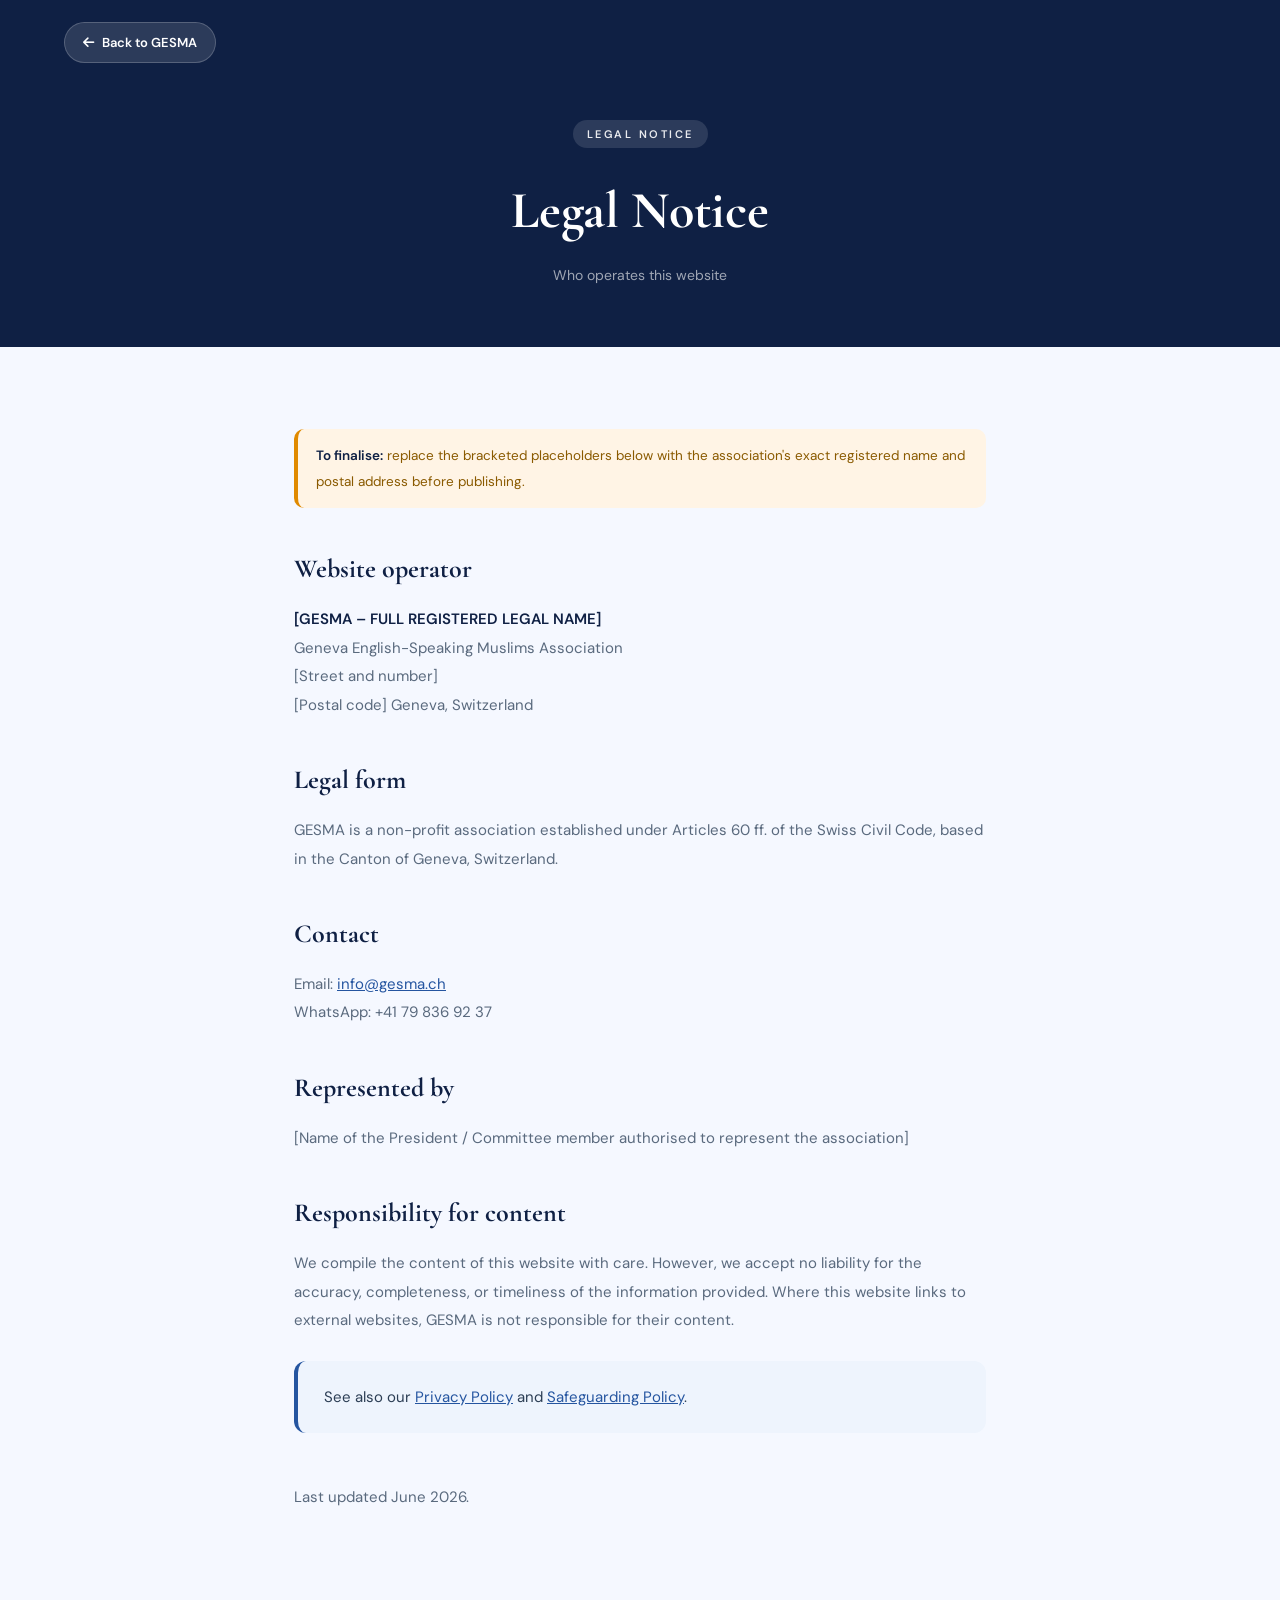
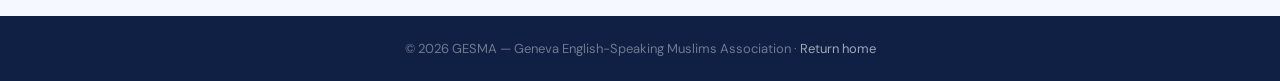
<file: impressum.html>
<!DOCTYPE html>
<html lang="en">

<head>
  <meta charset="UTF-8" />
  <meta name="viewport" content="width=device-width, initial-scale=1.0" />
  <title>Legal Notice – GESMA</title>
  <meta name="description" content="Legal notice and operator information for the GESMA website." />
  <link rel="icon" type="image/png" href="assets/final-logo.png" />
  <link rel="stylesheet" href="assets/fonts/fonts.css" />
  <link rel="stylesheet" href="assets/fontawesome/css/all.min.css" />
  <link rel="stylesheet" href="style.css">
  <style>
    .policy-hero {
      background: var(--navy);
      color: #fff;
      padding: 120px 0 60px;
      text-align: center;
    }
    .policy-hero .tag { background: rgba(255, 255, 255, .12); color: rgba(255, 255, 255, .9); }
    .policy-hero h1 {
      font-family: 'Cormorant Garamond', serif;
      font-size: clamp(34px, 5vw, 52px);
      font-weight: 700;
      margin: 6px 0 10px;
    }
    .policy-hero p { color: rgba(255, 255, 255, .6); font-size: 14px; }
    .policy-back {
      position: fixed; top: 22px; left: 5%;
      display: inline-flex; align-items: center; gap: 8px;
      background: rgba(255, 255, 255, .12); color: #fff;
      border: 1px solid rgba(255, 255, 255, .2);
      padding: 9px 18px; border-radius: 50px;
      text-decoration: none; font-size: 13px; font-weight: 600;
      z-index: 10; transition: background var(--transition);
    }
    .policy-back:hover { background: rgba(255, 255, 255, .22); }
    .policy-body { max-width: 820px; margin: 0 auto; padding: 64px 5% 90px; }
    .policy-body h2 {
      font-family: 'Cormorant Garamond', serif;
      color: var(--navy); font-size: 26px; font-weight: 700;
      margin: 40px 0 14px;
    }
    .policy-body h2:first-child { margin-top: 0; }
    .policy-body p { color: var(--ink-soft); font-size: 15px; line-height: 1.9; margin-bottom: 14px; }
    .policy-body strong { color: var(--navy); }
    .policy-body a { color: var(--blue); }
    .policy-callout {
      background: var(--blue-bg); border-left: 4px solid var(--blue);
      border-radius: 12px; padding: 22px 26px; margin: 26px 0;
    }
    .policy-callout p { color: var(--ink-mid); margin: 0; }
    .todo { background: #fff4e5; border-left: 4px solid #e08a00; border-radius: 10px; padding: 14px 18px; margin: 18px 0; }
    .todo p { color: #8a5a00; font-size: 13.5px; margin: 0; }
    .policy-meta { color: var(--ink-faint); font-size: 13px; margin-top: 50px; }
    .policy-foot {
      background: var(--navy); color: rgba(255, 255, 255, .4);
      text-align: center; padding: 22px 5%; font-size: 13px;
    }
    .policy-foot a { color: rgba(255, 255, 255, .6); text-decoration: none; }
  </style>
</head>

<body>
  <a href="index.html" class="policy-back"><i class="fas fa-arrow-left"></i> Back to GESMA</a>

  <header class="policy-hero">
    <div class="container">
      <span class="tag">Legal Notice</span>
      <h1>Legal Notice</h1>
      <p>Who operates this website</p>
    </div>
  </header>

  <main class="policy-body">
    <div class="todo">
      <p><strong>To finalise:</strong> replace the bracketed placeholders below with the association's exact registered name and postal address before publishing.</p>
    </div>

    <h2>Website operator</h2>
    <p>
      <strong>[GESMA – FULL REGISTERED LEGAL NAME]</strong><br>
      Geneva English-Speaking Muslims Association<br>
      [Street and number]<br>
      [Postal code] Geneva, Switzerland
    </p>

    <h2>Legal form</h2>
    <p>GESMA is a non-profit association established under Articles 60 ff. of the Swiss Civil Code, based in the Canton of Geneva, Switzerland.</p>

    <h2>Contact</h2>
    <p>
      Email: <a href="mailto:info@gesma.ch">info@gesma.ch</a><br>
      WhatsApp: +41 79 836 92 37
    </p>

    <h2>Represented by</h2>
    <p>[Name of the President / Committee member authorised to represent the association]</p>

    <h2>Responsibility for content</h2>
    <p>We compile the content of this website with care. However, we accept no liability for the accuracy, completeness, or timeliness of the information provided. Where this website links to external websites, GESMA is not responsible for their content.</p>

    <div class="policy-callout">
      <p>See also our <a href="privacy.html">Privacy Policy</a> and <a href="safeguarding.html">Safeguarding Policy</a>.</p>
    </div>

    <p class="policy-meta">Last updated June 2026.</p>
  </main>

  <div class="policy-foot">
    © 2026 GESMA — Geneva English-Speaking Muslims Association · <a href="index.html">Return home</a>
  </div>
</body>

</html>
</file>
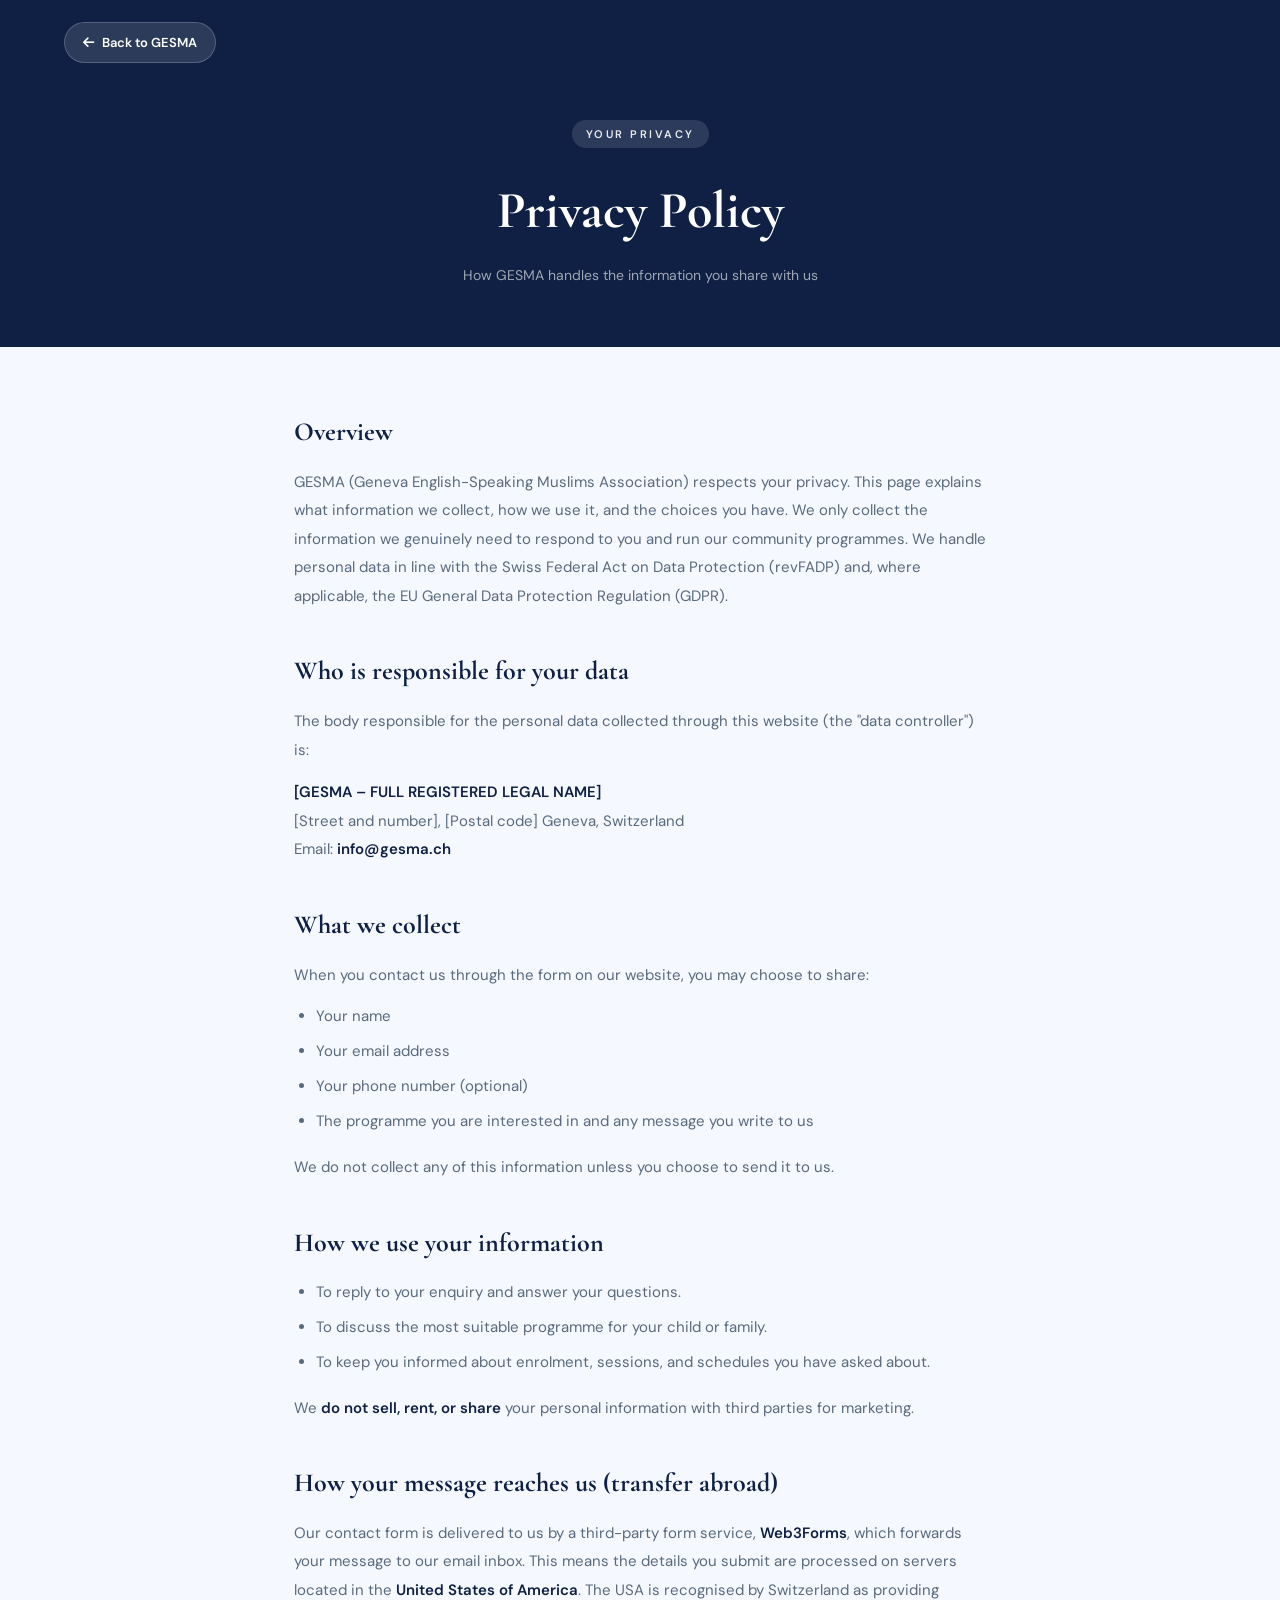
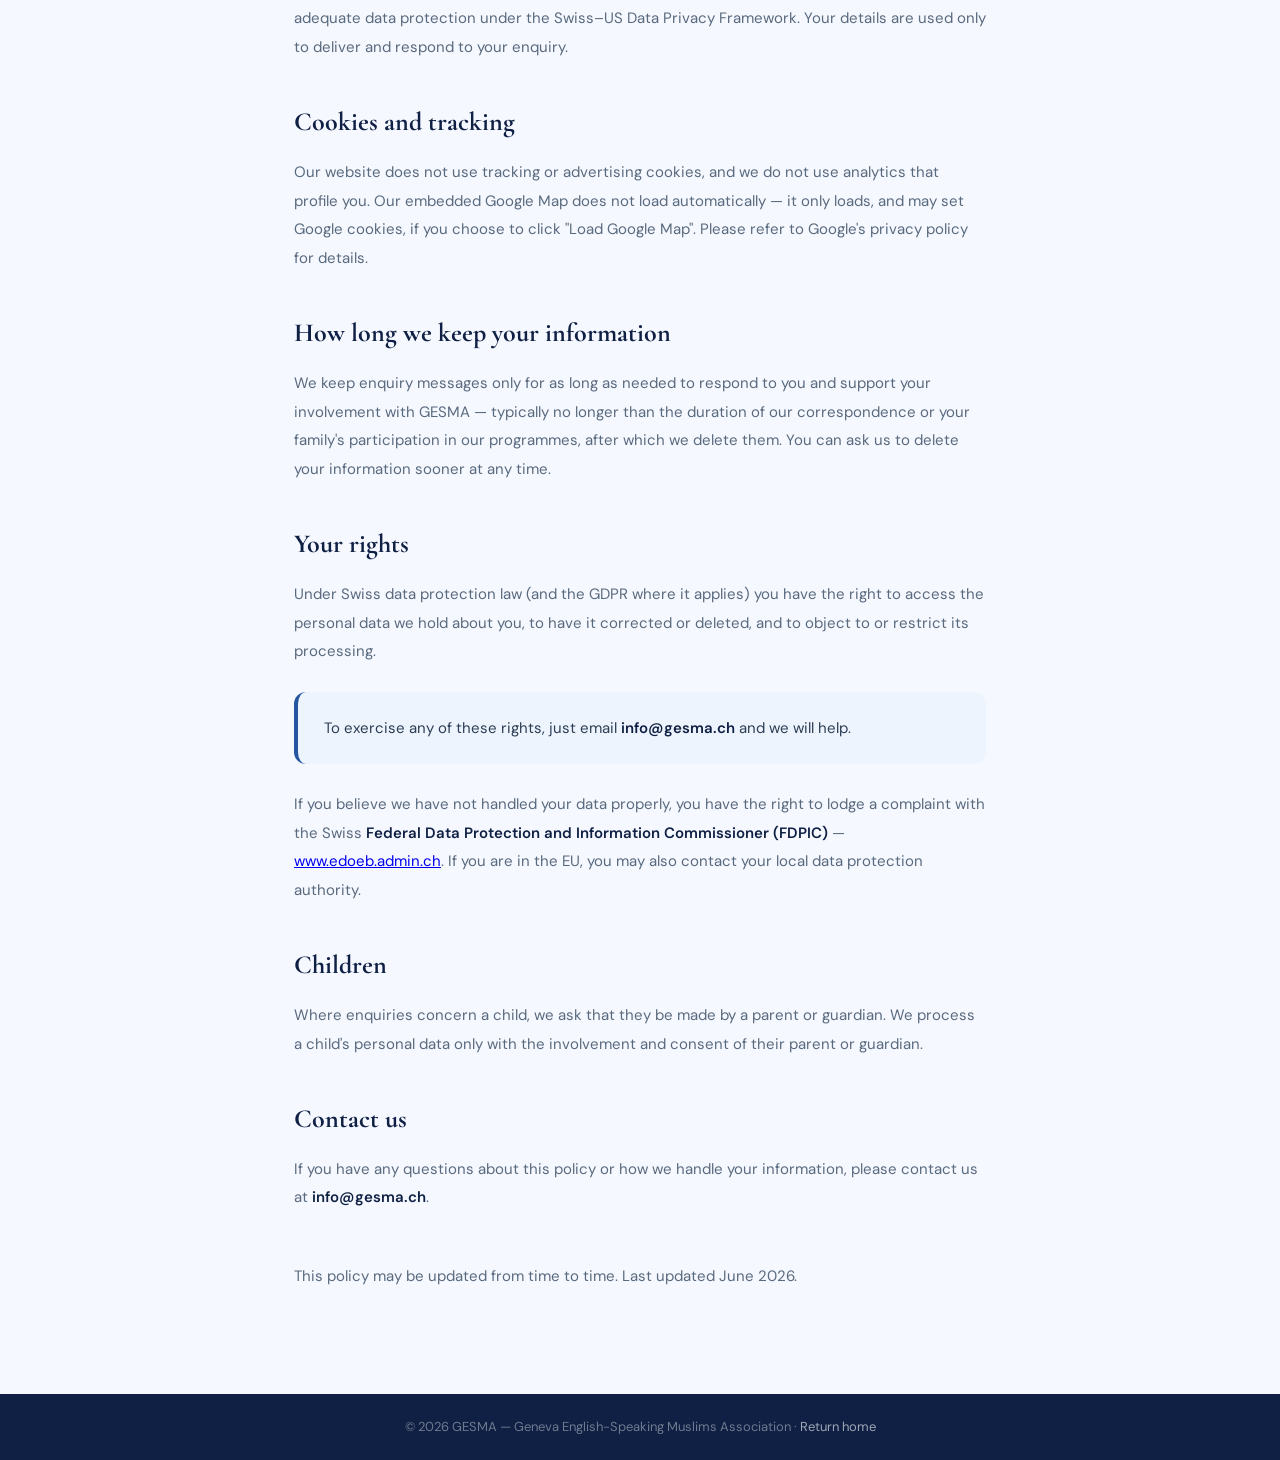
<file: privacy.html>
<!DOCTYPE html>
<html lang="en">

<head>
  <meta charset="UTF-8" />
  <meta name="viewport" content="width=device-width, initial-scale=1.0" />
  <title>Privacy Policy – GESMA</title>
  <meta name="description" content="How GESMA collects, uses, and protects the personal information you share with us." />
  <link rel="icon" type="image/png" href="assets/final-logo.png" />
  <link rel="stylesheet" href="assets/fonts/fonts.css" />
  <link rel="stylesheet" href="assets/fontawesome/css/all.min.css" />
  <link rel="stylesheet" href="style.css">
  <style>
    .policy-hero {
      background: var(--navy);
      color: #fff;
      padding: 120px 0 60px;
      text-align: center;
    }
    .policy-hero .tag { background: rgba(255, 255, 255, .12); color: rgba(255, 255, 255, .9); }
    .policy-hero h1 {
      font-family: 'Cormorant Garamond', serif;
      font-size: clamp(34px, 5vw, 52px);
      font-weight: 700;
      margin: 6px 0 10px;
    }
    .policy-hero p { color: rgba(255, 255, 255, .6); font-size: 14px; }
    .policy-back {
      position: fixed; top: 22px; left: 5%;
      display: inline-flex; align-items: center; gap: 8px;
      background: rgba(255, 255, 255, .12); color: #fff;
      border: 1px solid rgba(255, 255, 255, .2);
      padding: 9px 18px; border-radius: 50px;
      text-decoration: none; font-size: 13px; font-weight: 600;
      z-index: 10; transition: background var(--transition);
    }
    .policy-back:hover { background: rgba(255, 255, 255, .22); }
    .policy-body { max-width: 820px; margin: 0 auto; padding: 64px 5% 90px; }
    .policy-body h2 {
      font-family: 'Cormorant Garamond', serif;
      color: var(--navy); font-size: 26px; font-weight: 700;
      margin: 40px 0 14px;
    }
    .policy-body h2:first-child { margin-top: 0; }
    .policy-body p { color: var(--ink-soft); font-size: 15px; line-height: 1.9; margin-bottom: 14px; }
    .policy-body ul { margin: 0 0 18px 22px; }
    .policy-body li { color: var(--ink-soft); font-size: 15px; line-height: 1.8; margin-bottom: 8px; }
    .policy-body strong { color: var(--navy); }
    .policy-callout {
      background: var(--blue-bg); border-left: 4px solid var(--blue);
      border-radius: 12px; padding: 22px 26px; margin: 26px 0;
    }
    .policy-callout p { color: var(--ink-mid); margin: 0; }
    .policy-meta { color: var(--ink-faint); font-size: 13px; margin-top: 50px; }
    .policy-foot {
      background: var(--navy); color: rgba(255, 255, 255, .4);
      text-align: center; padding: 22px 5%; font-size: 13px;
    }
    .policy-foot a { color: rgba(255, 255, 255, .6); text-decoration: none; }
  </style>
</head>

<body>
  <a href="index.html" class="policy-back"><i class="fas fa-arrow-left"></i> Back to GESMA</a>

  <header class="policy-hero">
    <div class="container">
      <span class="tag">Your Privacy</span>
      <h1>Privacy Policy</h1>
      <p>How GESMA handles the information you share with us</p>
    </div>
  </header>

  <main class="policy-body">
    <h2>Overview</h2>
    <p>GESMA (Geneva English-Speaking Muslims Association) respects your privacy. This page explains what information we collect, how we use it, and the choices you have. We only collect the information we genuinely need to respond to you and run our community programmes. We handle personal data in line with the Swiss Federal Act on Data Protection (revFADP) and, where applicable, the EU General Data Protection Regulation (GDPR).</p>

    <h2>Who is responsible for your data</h2>
    <p>The body responsible for the personal data collected through this website (the "data controller") is:</p>
    <p>
      <strong>[GESMA – FULL REGISTERED LEGAL NAME]</strong><br>
      [Street and number], [Postal code] Geneva, Switzerland<br>
      Email: <strong>info@gesma.ch</strong>
    </p>

    <h2>What we collect</h2>
    <p>When you contact us through the form on our website, you may choose to share:</p>
    <ul>
      <li>Your name</li>
      <li>Your email address</li>
      <li>Your phone number (optional)</li>
      <li>The programme you are interested in and any message you write to us</li>
    </ul>
    <p>We do not collect any of this information unless you choose to send it to us.</p>

    <h2>How we use your information</h2>
    <ul>
      <li>To reply to your enquiry and answer your questions.</li>
      <li>To discuss the most suitable programme for your child or family.</li>
      <li>To keep you informed about enrolment, sessions, and schedules you have asked about.</li>
    </ul>
    <p>We <strong>do not sell, rent, or share</strong> your personal information with third parties for marketing.</p>

    <h2>How your message reaches us (transfer abroad)</h2>
    <p>Our contact form is delivered to us by a third-party form service, <strong>Web3Forms</strong>, which forwards your message to our email inbox. This means the details you submit are processed on servers located in the <strong>United States of America</strong>. The USA is recognised by Switzerland as providing adequate data protection under the Swiss–US Data Privacy Framework. Your details are used only to deliver and respond to your enquiry.</p>

    <h2>Cookies and tracking</h2>
    <p>Our website does not use tracking or advertising cookies, and we do not use analytics that profile you. Our embedded Google Map does not load automatically — it only loads, and may set Google cookies, if you choose to click "Load Google Map". Please refer to Google's privacy policy for details.</p>

    <h2>How long we keep your information</h2>
    <p>We keep enquiry messages only for as long as needed to respond to you and support your involvement with GESMA — typically no longer than the duration of our correspondence or your family's participation in our programmes, after which we delete them. You can ask us to delete your information sooner at any time.</p>

    <h2>Your rights</h2>
    <p>Under Swiss data protection law (and the GDPR where it applies) you have the right to access the personal data we hold about you, to have it corrected or deleted, and to object to or restrict its processing.</p>
    <div class="policy-callout">
      <p>To exercise any of these rights, just email <strong>info@gesma.ch</strong> and we will help.</p>
    </div>
    <p>If you believe we have not handled your data properly, you have the right to lodge a complaint with the Swiss <strong>Federal Data Protection and Information Commissioner (FDPIC)</strong> — <a href="https://www.edoeb.admin.ch" target="_blank" rel="noopener">www.edoeb.admin.ch</a>. If you are in the EU, you may also contact your local data protection authority.</p>

    <h2>Children</h2>
    <p>Where enquiries concern a child, we ask that they be made by a parent or guardian. We process a child's personal data only with the involvement and consent of their parent or guardian.</p>

    <h2>Contact us</h2>
    <p>If you have any questions about this policy or how we handle your information, please contact us at <strong>info@gesma.ch</strong>.</p>

    <p class="policy-meta">This policy may be updated from time to time. Last updated June 2026.</p>
  </main>

  <div class="policy-foot">
    © 2026 GESMA — Geneva English-Speaking Muslims Association · <a href="index.html">Return home</a>
  </div>
</body>

</html>
</file>
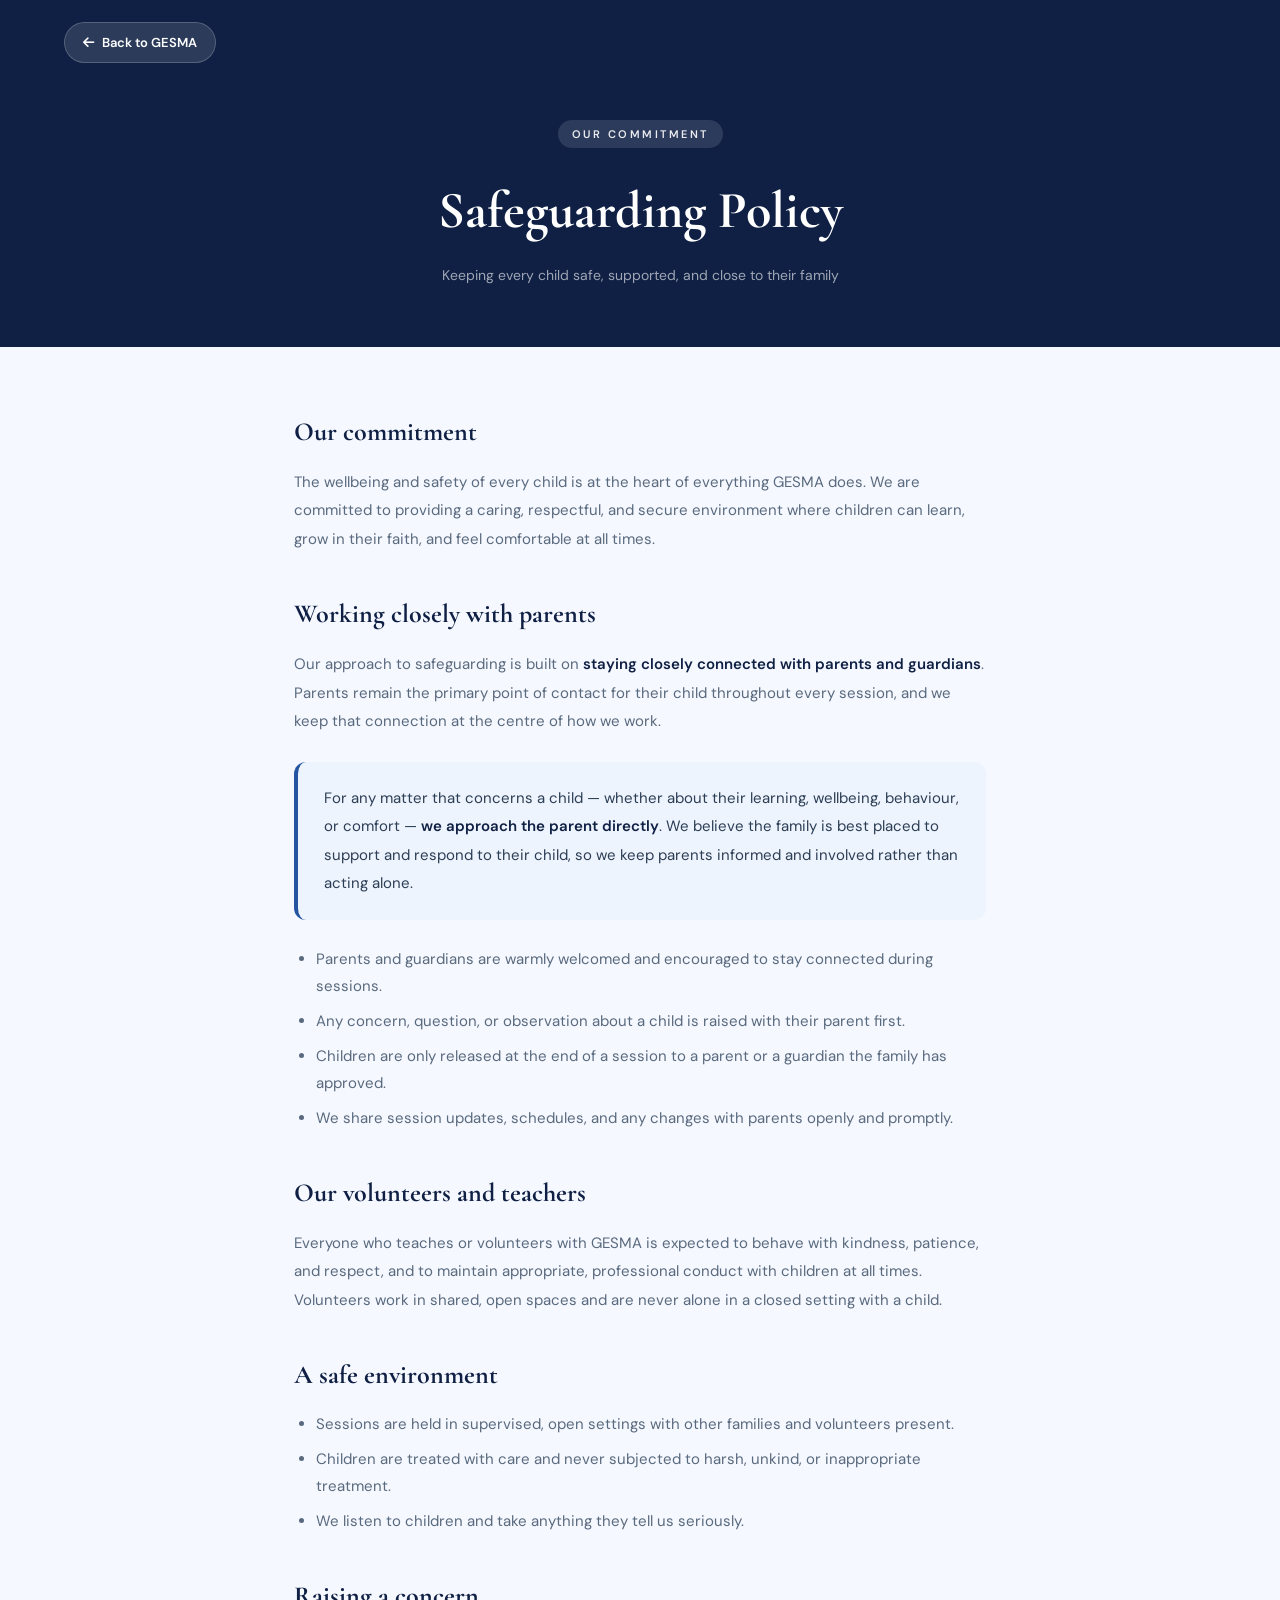
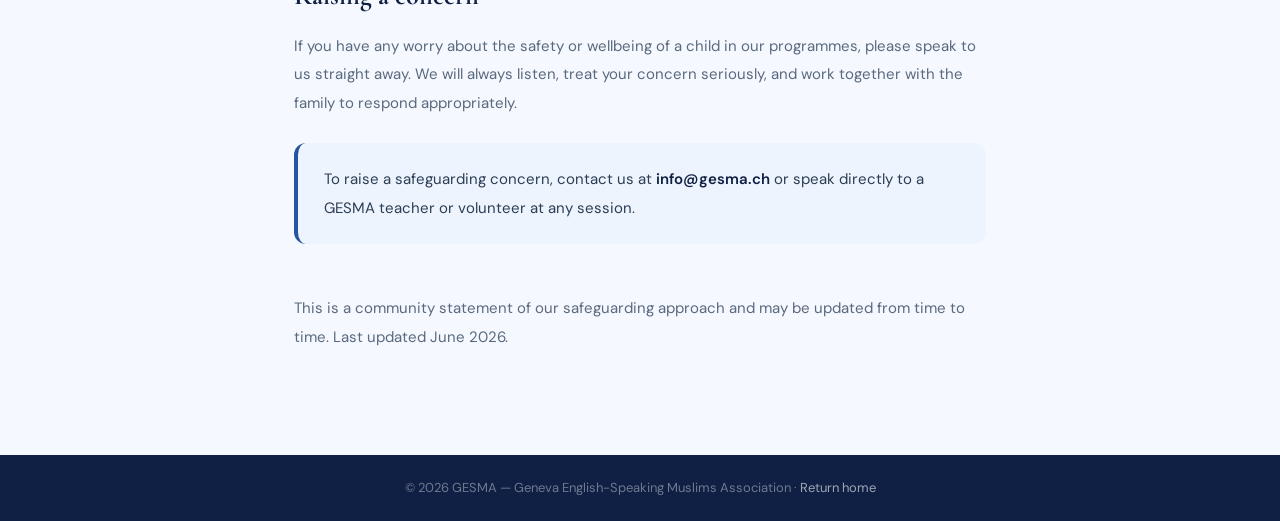
<file: safeguarding.html>
<!DOCTYPE html>
<html lang="en">

<head>
  <meta charset="UTF-8" />
  <meta name="viewport" content="width=device-width, initial-scale=1.0" />
  <title>Safeguarding Policy – GESMA</title>
  <meta name="description" content="GESMA's commitment to keeping every child safe, supported, and close to their family." />
  <link rel="icon" type="image/png" href="assets/final-logo.png" />
  <link rel="stylesheet" href="assets/fonts/fonts.css" />
  <link rel="stylesheet" href="assets/fontawesome/css/all.min.css" />
  <link rel="stylesheet" href="style.css">
  <style>
    .policy-hero {
      background: var(--navy);
      color: #fff;
      padding: 120px 0 60px;
      text-align: center;
    }
    .policy-hero .tag { background: rgba(255, 255, 255, .12); color: rgba(255, 255, 255, .9); }
    .policy-hero h1 {
      font-family: 'Cormorant Garamond', serif;
      font-size: clamp(34px, 5vw, 52px);
      font-weight: 700;
      margin: 6px 0 10px;
    }
    .policy-hero p { color: rgba(255, 255, 255, .6); font-size: 14px; }
    .policy-back {
      position: fixed; top: 22px; left: 5%;
      display: inline-flex; align-items: center; gap: 8px;
      background: rgba(255, 255, 255, .12); color: #fff;
      border: 1px solid rgba(255, 255, 255, .2);
      padding: 9px 18px; border-radius: 50px;
      text-decoration: none; font-size: 13px; font-weight: 600;
      z-index: 10; transition: background var(--transition);
    }
    .policy-back:hover { background: rgba(255, 255, 255, .22); }
    .policy-body { max-width: 820px; margin: 0 auto; padding: 64px 5% 90px; }
    .policy-body h2 {
      font-family: 'Cormorant Garamond', serif;
      color: var(--navy); font-size: 26px; font-weight: 700;
      margin: 40px 0 14px;
    }
    .policy-body h2:first-child { margin-top: 0; }
    .policy-body p { color: var(--ink-soft); font-size: 15px; line-height: 1.9; margin-bottom: 14px; }
    .policy-body ul { margin: 0 0 18px 22px; }
    .policy-body li { color: var(--ink-soft); font-size: 15px; line-height: 1.8; margin-bottom: 8px; }
    .policy-body strong { color: var(--navy); }
    .policy-callout {
      background: var(--blue-bg); border-left: 4px solid var(--blue);
      border-radius: 12px; padding: 22px 26px; margin: 26px 0;
    }
    .policy-callout p { color: var(--ink-mid); margin: 0; }
    .policy-meta { color: var(--ink-faint); font-size: 13px; margin-top: 50px; }
    .policy-foot {
      background: var(--navy); color: rgba(255, 255, 255, .4);
      text-align: center; padding: 22px 5%; font-size: 13px;
    }
    .policy-foot a { color: rgba(255, 255, 255, .6); text-decoration: none; }
  </style>
</head>

<body>
  <a href="index.html" class="policy-back"><i class="fas fa-arrow-left"></i> Back to GESMA</a>

  <header class="policy-hero">
    <div class="container">
      <span class="tag">Our Commitment</span>
      <h1>Safeguarding Policy</h1>
      <p>Keeping every child safe, supported, and close to their family</p>
    </div>
  </header>

  <main class="policy-body">
    <h2>Our commitment</h2>
    <p>The wellbeing and safety of every child is at the heart of everything GESMA does. We are committed to providing a caring, respectful, and secure environment where children can learn, grow in their faith, and feel comfortable at all times.</p>

    <h2>Working closely with parents</h2>
    <p>Our approach to safeguarding is built on <strong>staying closely connected with parents and guardians</strong>. Parents remain the primary point of contact for their child throughout every session, and we keep that connection at the centre of how we work.</p>
    <div class="policy-callout">
      <p>For any matter that concerns a child — whether about their learning, wellbeing, behaviour, or comfort — <strong>we approach the parent directly</strong>. We believe the family is best placed to support and respond to their child, so we keep parents informed and involved rather than acting alone.</p>
    </div>
    <ul>
      <li>Parents and guardians are warmly welcomed and encouraged to stay connected during sessions.</li>
      <li>Any concern, question, or observation about a child is raised with their parent first.</li>
      <li>Children are only released at the end of a session to a parent or a guardian the family has approved.</li>
      <li>We share session updates, schedules, and any changes with parents openly and promptly.</li>
    </ul>

    <h2>Our volunteers and teachers</h2>
    <p>Everyone who teaches or volunteers with GESMA is expected to behave with kindness, patience, and respect, and to maintain appropriate, professional conduct with children at all times. Volunteers work in shared, open spaces and are never alone in a closed setting with a child.</p>

    <h2>A safe environment</h2>
    <ul>
      <li>Sessions are held in supervised, open settings with other families and volunteers present.</li>
      <li>Children are treated with care and never subjected to harsh, unkind, or inappropriate treatment.</li>
      <li>We listen to children and take anything they tell us seriously.</li>
    </ul>

    <h2>Raising a concern</h2>
    <p>If you have any worry about the safety or wellbeing of a child in our programmes, please speak to us straight away. We will always listen, treat your concern seriously, and work together with the family to respond appropriately.</p>
    <div class="policy-callout">
      <p>To raise a safeguarding concern, contact us at <strong>info@gesma.ch</strong> or speak directly to a GESMA teacher or volunteer at any session.</p>
    </div>

    <p class="policy-meta">This is a community statement of our safeguarding approach and may be updated from time to time. Last updated June 2026.</p>
  </main>

  <div class="policy-foot">
    © 2026 GESMA — Geneva English-Speaking Muslims Association · <a href="index.html">Return home</a>
  </div>
</body>

</html>
</file>
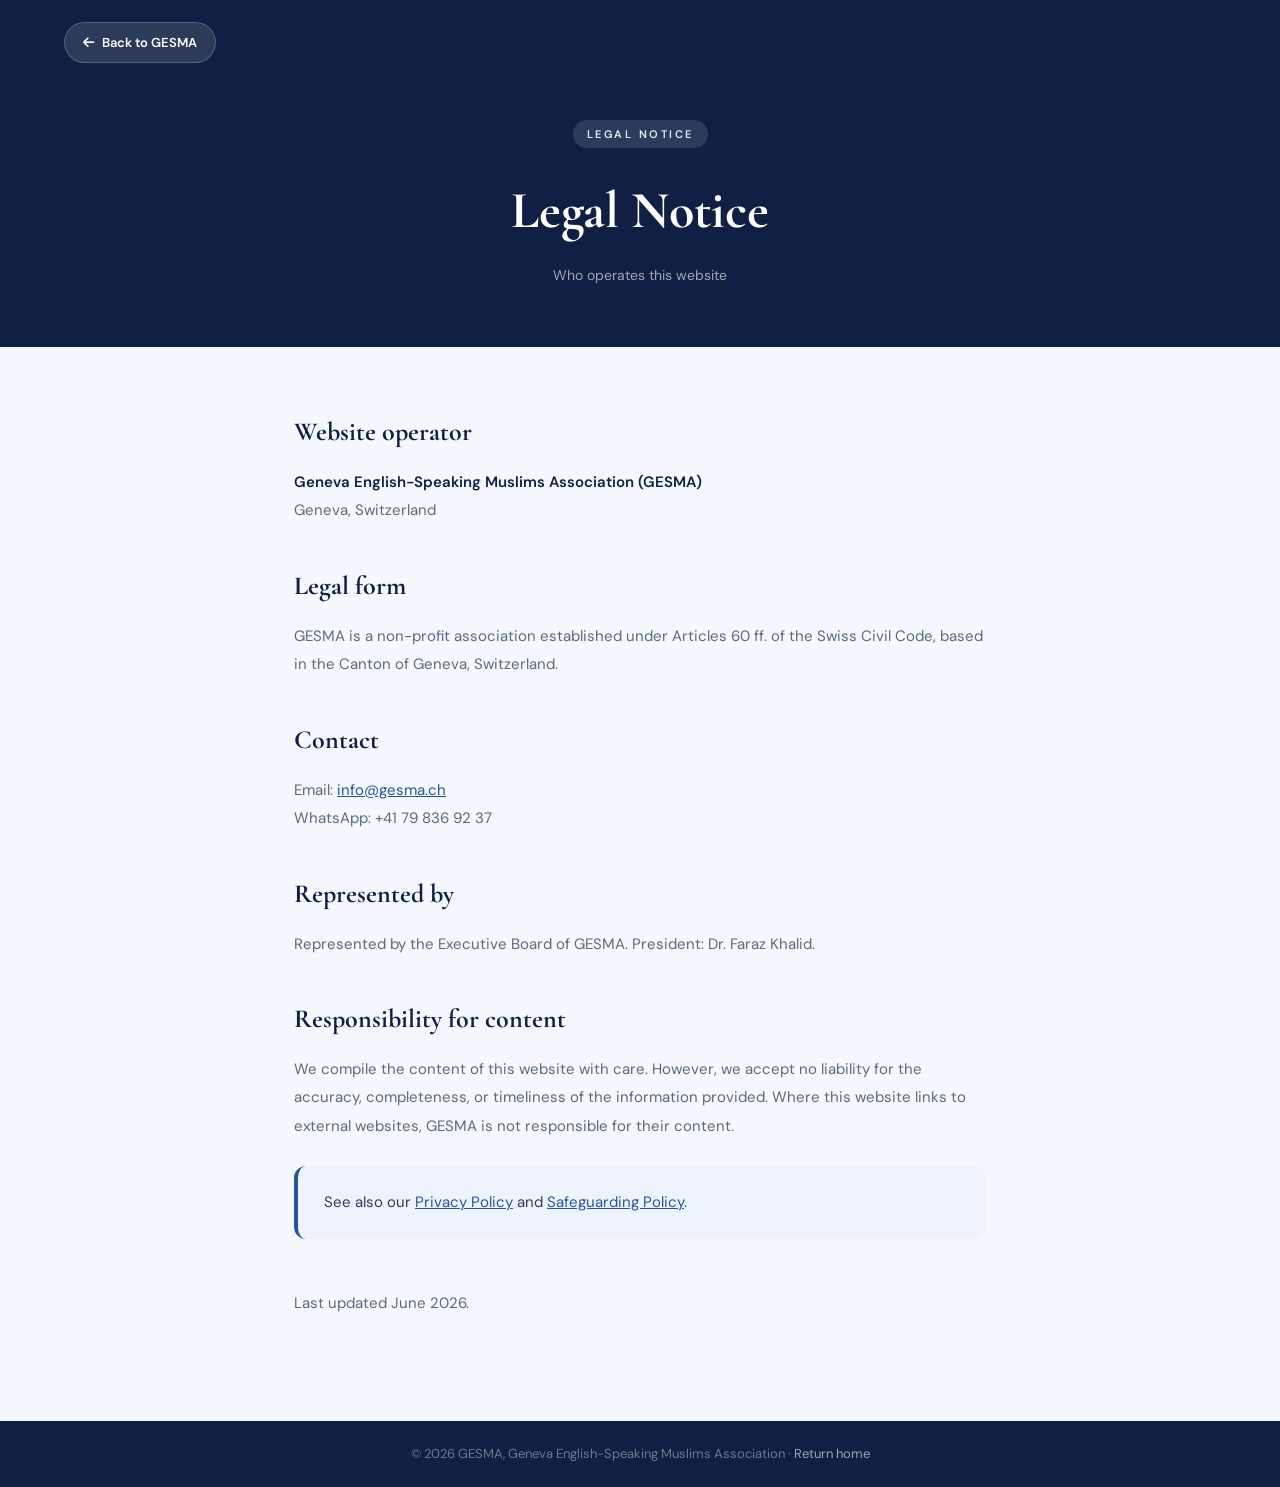
<file: public/impressum.html>
<!DOCTYPE html>
<html lang="en">

<head>
  <meta charset="UTF-8" />
  <meta name="viewport" content="width=device-width, initial-scale=1.0" />
  <title>Legal Notice – GESMA</title>
  <link rel="icon" type="image/x-icon" href="/favicon.ico" />
  <link rel="icon" type="image/png" sizes="32x32" href="/assets/favicon-32x32.png" />
  <link rel="icon" type="image/png" sizes="16x16" href="/assets/favicon-16x16.png" />
  <link rel="icon" type="image/png" sizes="192x192" href="/assets/android-chrome-192x192.png" />
  <link rel="apple-touch-icon" sizes="180x180" href="/apple-touch-icon.png" />
  <link rel="manifest" href="/site.webmanifest" />
  <meta name="theme-color" content="#0f2243" />
  <meta name="description" content="Legal notice and operator information for the GESMA website." />
  <link rel="canonical" href="https://gesma.ch/impressum.html" />

  <!-- Open Graph / link previews (WhatsApp, social) -->
  <meta property="og:type" content="website" />
  <meta property="og:site_name" content="GESMA" />
  <meta property="og:title" content="Legal Notice – GESMA" />
  <meta property="og:description" content="Legal notice and operator information for the GESMA website." />
  <meta property="og:url" content="https://gesma.ch/impressum.html" />
  <meta property="og:locale" content="en_GB" />
  <meta property="og:image" content="https://gesma.ch/assets/og-image.png" />
  <meta property="og:image:width" content="1200" />
  <meta property="og:image:height" content="630" />
  <meta property="og:image:alt" content="GESMA – Geneva English-Speaking Muslims Association" />
  <meta name="twitter:card" content="summary_large_image" />
  <meta name="twitter:title" content="Legal Notice – GESMA" />
  <meta name="twitter:description" content="Legal notice and operator information for the GESMA website." />
  <meta name="twitter:image" content="https://gesma.ch/assets/og-image.png" />

  <link rel="stylesheet" href="assets/fonts/fonts.css" />
  <link rel="stylesheet" href="assets/fontawesome/css/all.min.css" />
  <link rel="stylesheet" href="style.css">
  <style>
    .policy-hero {
      background: var(--navy);
      color: #fff;
      padding: 120px 0 60px;
      text-align: center;
    }
    .policy-hero .tag { background: rgba(255, 255, 255, .12); color: rgba(255, 255, 255, .9); }
    .policy-hero h1 {
      font-family: 'Cormorant Garamond', serif;
      font-size: clamp(34px, 5vw, 52px);
      font-weight: 700;
      margin: 6px 0 10px;
    }
    .policy-hero p { color: rgba(255, 255, 255, .6); font-size: 14px; }
    .policy-back {
      position: fixed; top: 22px; left: 5%;
      display: inline-flex; align-items: center; gap: 8px;
      background: rgba(255, 255, 255, .12); color: #fff;
      border: 1px solid rgba(255, 255, 255, .2);
      padding: 9px 18px; border-radius: 50px;
      text-decoration: none; font-size: 13px; font-weight: 600;
      z-index: 10; transition: background var(--transition);
    }
    .policy-back:hover { background: rgba(255, 255, 255, .22); }
    .policy-body { max-width: 820px; margin: 0 auto; padding: 64px 5% 90px; }
    .policy-body h2 {
      font-family: 'Cormorant Garamond', serif;
      color: var(--navy); font-size: 26px; font-weight: 700;
      margin: 40px 0 14px;
    }
    .policy-body h2:first-child { margin-top: 0; }
    .policy-body p { color: var(--ink-soft); font-size: 15px; line-height: 1.9; margin-bottom: 14px; }
    .policy-body strong { color: var(--navy); }
    .policy-body a { color: var(--blue); }
    .policy-callout {
      background: var(--blue-bg); border-left: 4px solid var(--blue);
      border-radius: 12px; padding: 22px 26px; margin: 26px 0;
    }
    .policy-callout p { color: var(--ink-mid); margin: 0; }
    .todo { background: #fff4e5; border-left: 4px solid #e08a00; border-radius: 10px; padding: 14px 18px; margin: 18px 0; }
    .todo p { color: #8a5a00; font-size: 13.5px; margin: 0; }
    .policy-meta { color: var(--ink-faint); font-size: 13px; margin-top: 50px; }
    .policy-foot {
      background: var(--navy); color: rgba(255, 255, 255, .4);
      text-align: center; padding: 22px 5%; font-size: 13px;
    }
    .policy-foot a { color: rgba(255, 255, 255, .6); text-decoration: none; }
  </style>
</head>

<body>
  <a href="index.html" class="policy-back"><i class="fas fa-arrow-left"></i> Back to GESMA</a>

  <header class="policy-hero">
    <div class="container">
      <span class="tag">Legal Notice</span>
      <h1>Legal Notice</h1>
      <p>Who operates this website</p>
    </div>
  </header>

  <main class="policy-body">
    <h2>Website operator</h2>
    <p>
      <strong>Geneva English-Speaking Muslims Association (GESMA)</strong><br>
      Geneva, Switzerland
    </p>

    <h2>Legal form</h2>
    <p>GESMA is a non-profit association established under Articles 60 ff. of the Swiss Civil Code, based in the Canton of Geneva, Switzerland.</p>

    <h2>Contact</h2>
    <p>
      Email: <a href="mailto:info@gesma.ch">info@gesma.ch</a><br>
      WhatsApp: +41 79 836 92 37
    </p>

    <h2>Represented by</h2>
    <p>Represented by the Executive Board of GESMA. President: Dr. Faraz Khalid.</p>

    <h2>Responsibility for content</h2>
    <p>We compile the content of this website with care. However, we accept no liability for the accuracy, completeness, or timeliness of the information provided. Where this website links to external websites, GESMA is not responsible for their content.</p>

    <div class="policy-callout">
      <p>See also our <a href="privacy.html">Privacy Policy</a> and <a href="safeguarding.html">Safeguarding Policy</a>.</p>
    </div>

    <p class="policy-meta">Last updated June 2026.</p>
  </main>

  <div class="policy-foot">
    © 2026 GESMA, Geneva English-Speaking Muslims Association · <a href="index.html">Return home</a>
  </div>
</body>

</html>
</file>
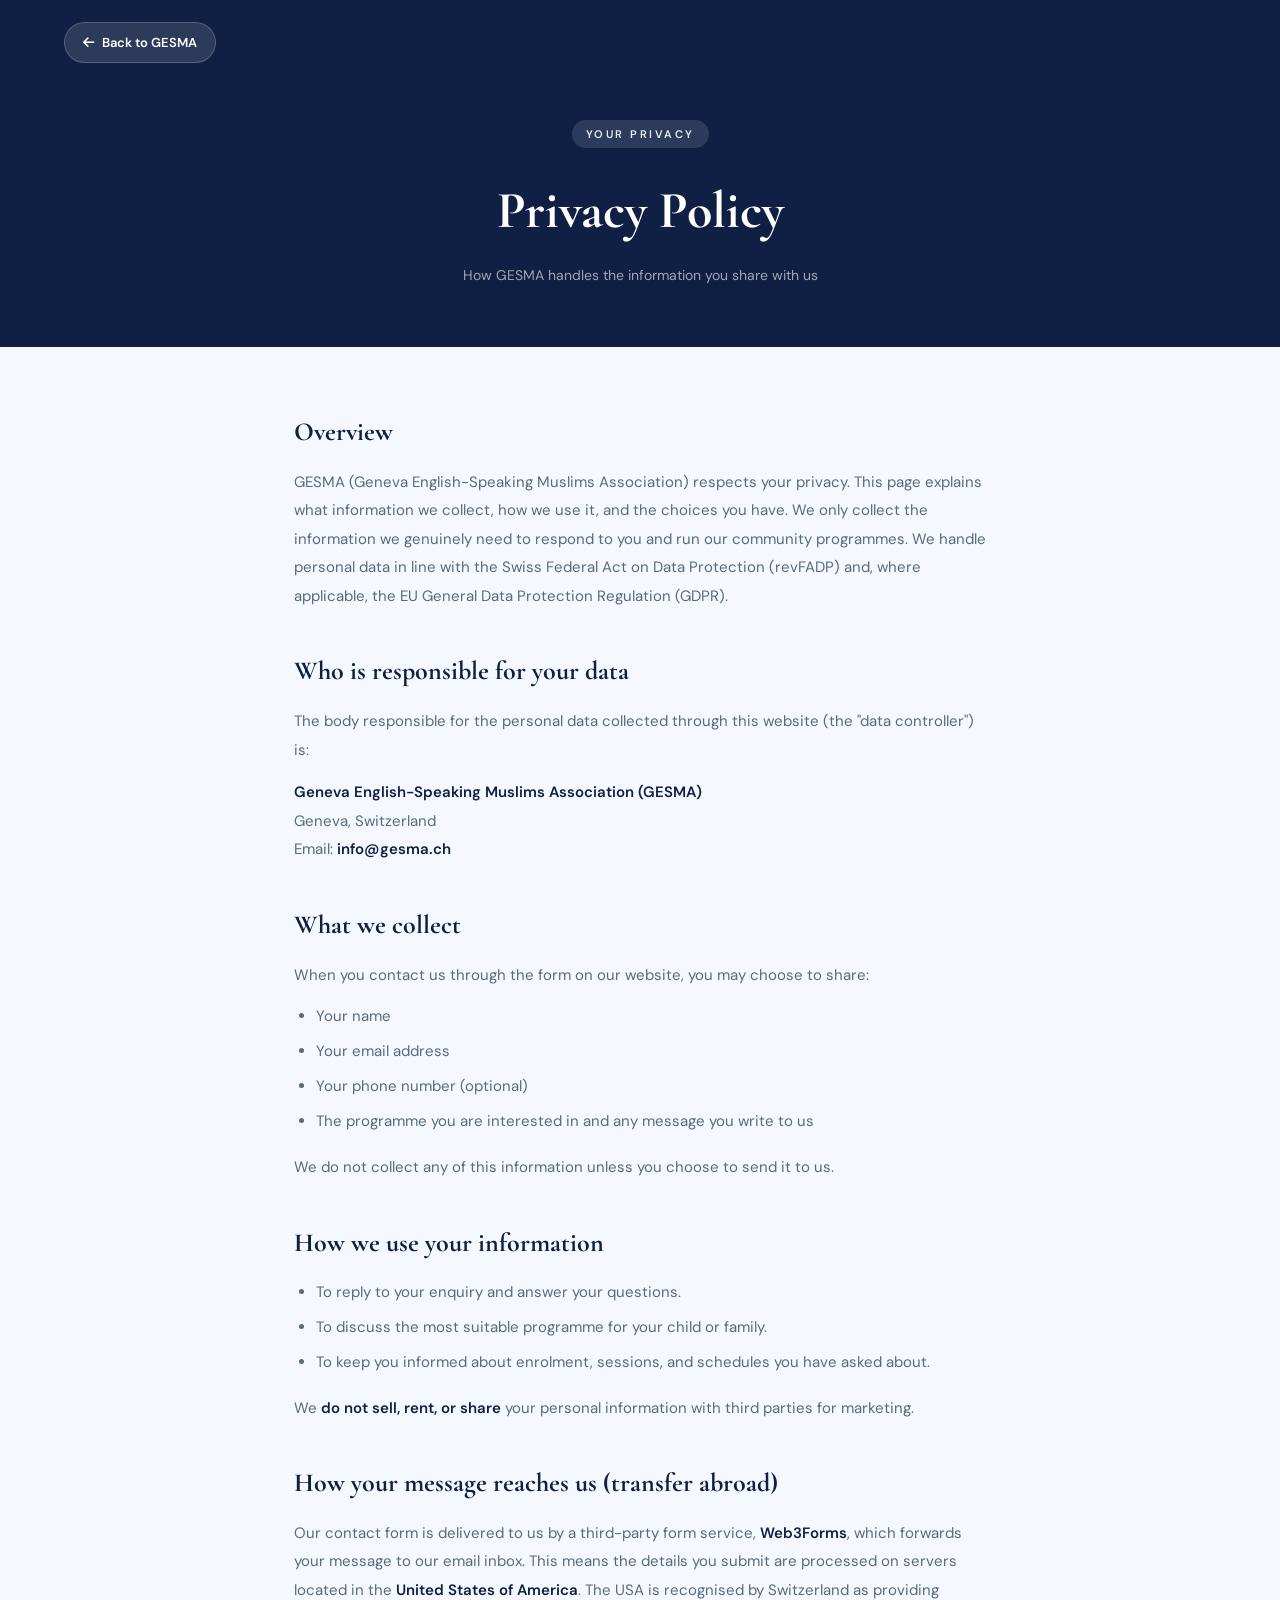
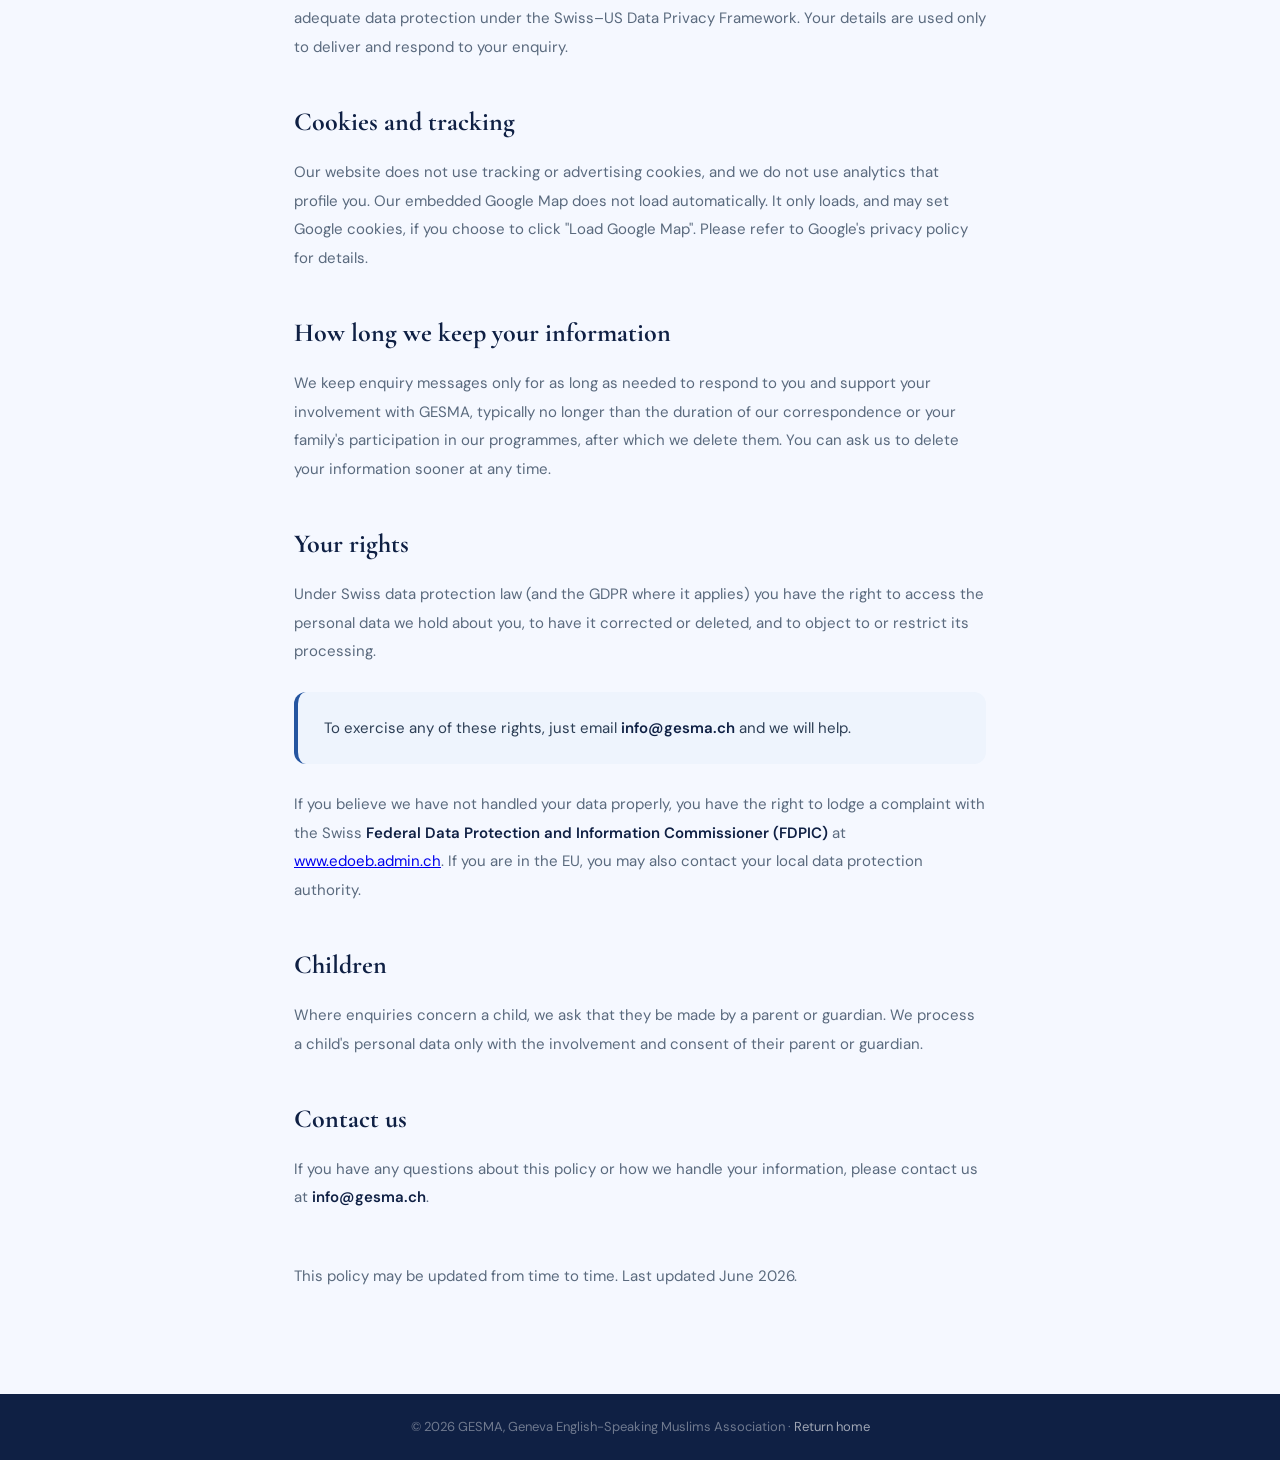
<file: public/privacy.html>
<!DOCTYPE html>
<html lang="en">

<head>
  <meta charset="UTF-8" />
  <meta name="viewport" content="width=device-width, initial-scale=1.0" />
  <title>Privacy Policy – GESMA</title>
  <link rel="icon" type="image/x-icon" href="/favicon.ico" />
  <link rel="icon" type="image/png" sizes="32x32" href="/assets/favicon-32x32.png" />
  <link rel="icon" type="image/png" sizes="16x16" href="/assets/favicon-16x16.png" />
  <link rel="icon" type="image/png" sizes="192x192" href="/assets/android-chrome-192x192.png" />
  <link rel="apple-touch-icon" sizes="180x180" href="/apple-touch-icon.png" />
  <link rel="manifest" href="/site.webmanifest" />
  <meta name="theme-color" content="#0f2243" />
  <meta name="description" content="How GESMA collects, uses, and protects the personal information you share with us." />
  <link rel="canonical" href="https://gesma.ch/privacy.html" />

  <!-- Open Graph / link previews (WhatsApp, social) -->
  <meta property="og:type" content="website" />
  <meta property="og:site_name" content="GESMA" />
  <meta property="og:title" content="Privacy Policy – GESMA" />
  <meta property="og:description" content="How GESMA collects, uses, and protects the personal information you share with us." />
  <meta property="og:url" content="https://gesma.ch/privacy.html" />
  <meta property="og:locale" content="en_GB" />
  <meta property="og:image" content="https://gesma.ch/assets/og-image.png" />
  <meta property="og:image:width" content="1200" />
  <meta property="og:image:height" content="630" />
  <meta property="og:image:alt" content="GESMA – Geneva English-Speaking Muslims Association" />
  <meta name="twitter:card" content="summary_large_image" />
  <meta name="twitter:title" content="Privacy Policy – GESMA" />
  <meta name="twitter:description" content="How GESMA collects, uses, and protects the personal information you share with us." />
  <meta name="twitter:image" content="https://gesma.ch/assets/og-image.png" />

  <link rel="stylesheet" href="assets/fonts/fonts.css" />
  <link rel="stylesheet" href="assets/fontawesome/css/all.min.css" />
  <link rel="stylesheet" href="style.css">
  <style>
    .policy-hero {
      background: var(--navy);
      color: #fff;
      padding: 120px 0 60px;
      text-align: center;
    }
    .policy-hero .tag { background: rgba(255, 255, 255, .12); color: rgba(255, 255, 255, .9); }
    .policy-hero h1 {
      font-family: 'Cormorant Garamond', serif;
      font-size: clamp(34px, 5vw, 52px);
      font-weight: 700;
      margin: 6px 0 10px;
    }
    .policy-hero p { color: rgba(255, 255, 255, .6); font-size: 14px; }
    .policy-back {
      position: fixed; top: 22px; left: 5%;
      display: inline-flex; align-items: center; gap: 8px;
      background: rgba(255, 255, 255, .12); color: #fff;
      border: 1px solid rgba(255, 255, 255, .2);
      padding: 9px 18px; border-radius: 50px;
      text-decoration: none; font-size: 13px; font-weight: 600;
      z-index: 10; transition: background var(--transition);
    }
    .policy-back:hover { background: rgba(255, 255, 255, .22); }
    .policy-body { max-width: 820px; margin: 0 auto; padding: 64px 5% 90px; }
    .policy-body h2 {
      font-family: 'Cormorant Garamond', serif;
      color: var(--navy); font-size: 26px; font-weight: 700;
      margin: 40px 0 14px;
    }
    .policy-body h2:first-child { margin-top: 0; }
    .policy-body p { color: var(--ink-soft); font-size: 15px; line-height: 1.9; margin-bottom: 14px; }
    .policy-body ul { margin: 0 0 18px 22px; }
    .policy-body li { color: var(--ink-soft); font-size: 15px; line-height: 1.8; margin-bottom: 8px; }
    .policy-body strong { color: var(--navy); }
    .policy-callout {
      background: var(--blue-bg); border-left: 4px solid var(--blue);
      border-radius: 12px; padding: 22px 26px; margin: 26px 0;
    }
    .policy-callout p { color: var(--ink-mid); margin: 0; }
    .policy-meta { color: var(--ink-faint); font-size: 13px; margin-top: 50px; }
    .policy-foot {
      background: var(--navy); color: rgba(255, 255, 255, .4);
      text-align: center; padding: 22px 5%; font-size: 13px;
    }
    .policy-foot a { color: rgba(255, 255, 255, .6); text-decoration: none; }
  </style>
</head>

<body>
  <a href="index.html" class="policy-back"><i class="fas fa-arrow-left"></i> Back to GESMA</a>

  <header class="policy-hero">
    <div class="container">
      <span class="tag">Your Privacy</span>
      <h1>Privacy Policy</h1>
      <p>How GESMA handles the information you share with us</p>
    </div>
  </header>

  <main class="policy-body">
    <h2>Overview</h2>
    <p>GESMA (Geneva English-Speaking Muslims Association) respects your privacy. This page explains what information we collect, how we use it, and the choices you have. We only collect the information we genuinely need to respond to you and run our community programmes. We handle personal data in line with the Swiss Federal Act on Data Protection (revFADP) and, where applicable, the EU General Data Protection Regulation (GDPR).</p>

    <h2>Who is responsible for your data</h2>
    <p>The body responsible for the personal data collected through this website (the "data controller") is:</p>
    <p>
      <strong>Geneva English-Speaking Muslims Association (GESMA)</strong><br>
      Geneva, Switzerland<br>
      Email: <strong>info@gesma.ch</strong>
    </p>

    <h2>What we collect</h2>
    <p>When you contact us through the form on our website, you may choose to share:</p>
    <ul>
      <li>Your name</li>
      <li>Your email address</li>
      <li>Your phone number (optional)</li>
      <li>The programme you are interested in and any message you write to us</li>
    </ul>
    <p>We do not collect any of this information unless you choose to send it to us.</p>

    <h2>How we use your information</h2>
    <ul>
      <li>To reply to your enquiry and answer your questions.</li>
      <li>To discuss the most suitable programme for your child or family.</li>
      <li>To keep you informed about enrolment, sessions, and schedules you have asked about.</li>
    </ul>
    <p>We <strong>do not sell, rent, or share</strong> your personal information with third parties for marketing.</p>

    <h2>How your message reaches us (transfer abroad)</h2>
    <p>Our contact form is delivered to us by a third-party form service, <strong>Web3Forms</strong>, which forwards your message to our email inbox. This means the details you submit are processed on servers located in the <strong>United States of America</strong>. The USA is recognised by Switzerland as providing adequate data protection under the Swiss–US Data Privacy Framework. Your details are used only to deliver and respond to your enquiry.</p>

    <h2>Cookies and tracking</h2>
    <p>Our website does not use tracking or advertising cookies, and we do not use analytics that profile you. Our embedded Google Map does not load automatically. It only loads, and may set Google cookies, if you choose to click "Load Google Map". Please refer to Google's privacy policy for details.</p>

    <h2>How long we keep your information</h2>
    <p>We keep enquiry messages only for as long as needed to respond to you and support your involvement with GESMA, typically no longer than the duration of our correspondence or your family's participation in our programmes, after which we delete them. You can ask us to delete your information sooner at any time.</p>

    <h2>Your rights</h2>
    <p>Under Swiss data protection law (and the GDPR where it applies) you have the right to access the personal data we hold about you, to have it corrected or deleted, and to object to or restrict its processing.</p>
    <div class="policy-callout">
      <p>To exercise any of these rights, just email <strong>info@gesma.ch</strong> and we will help.</p>
    </div>
    <p>If you believe we have not handled your data properly, you have the right to lodge a complaint with the Swiss <strong>Federal Data Protection and Information Commissioner (FDPIC)</strong> at <a href="https://www.edoeb.admin.ch" target="_blank" rel="noopener">www.edoeb.admin.ch</a>. If you are in the EU, you may also contact your local data protection authority.</p>

    <h2>Children</h2>
    <p>Where enquiries concern a child, we ask that they be made by a parent or guardian. We process a child's personal data only with the involvement and consent of their parent or guardian.</p>

    <h2>Contact us</h2>
    <p>If you have any questions about this policy or how we handle your information, please contact us at <strong>info@gesma.ch</strong>.</p>

    <p class="policy-meta">This policy may be updated from time to time. Last updated June 2026.</p>
  </main>

  <div class="policy-foot">
    © 2026 GESMA, Geneva English-Speaking Muslims Association · <a href="index.html">Return home</a>
  </div>
</body>

</html>
</file>
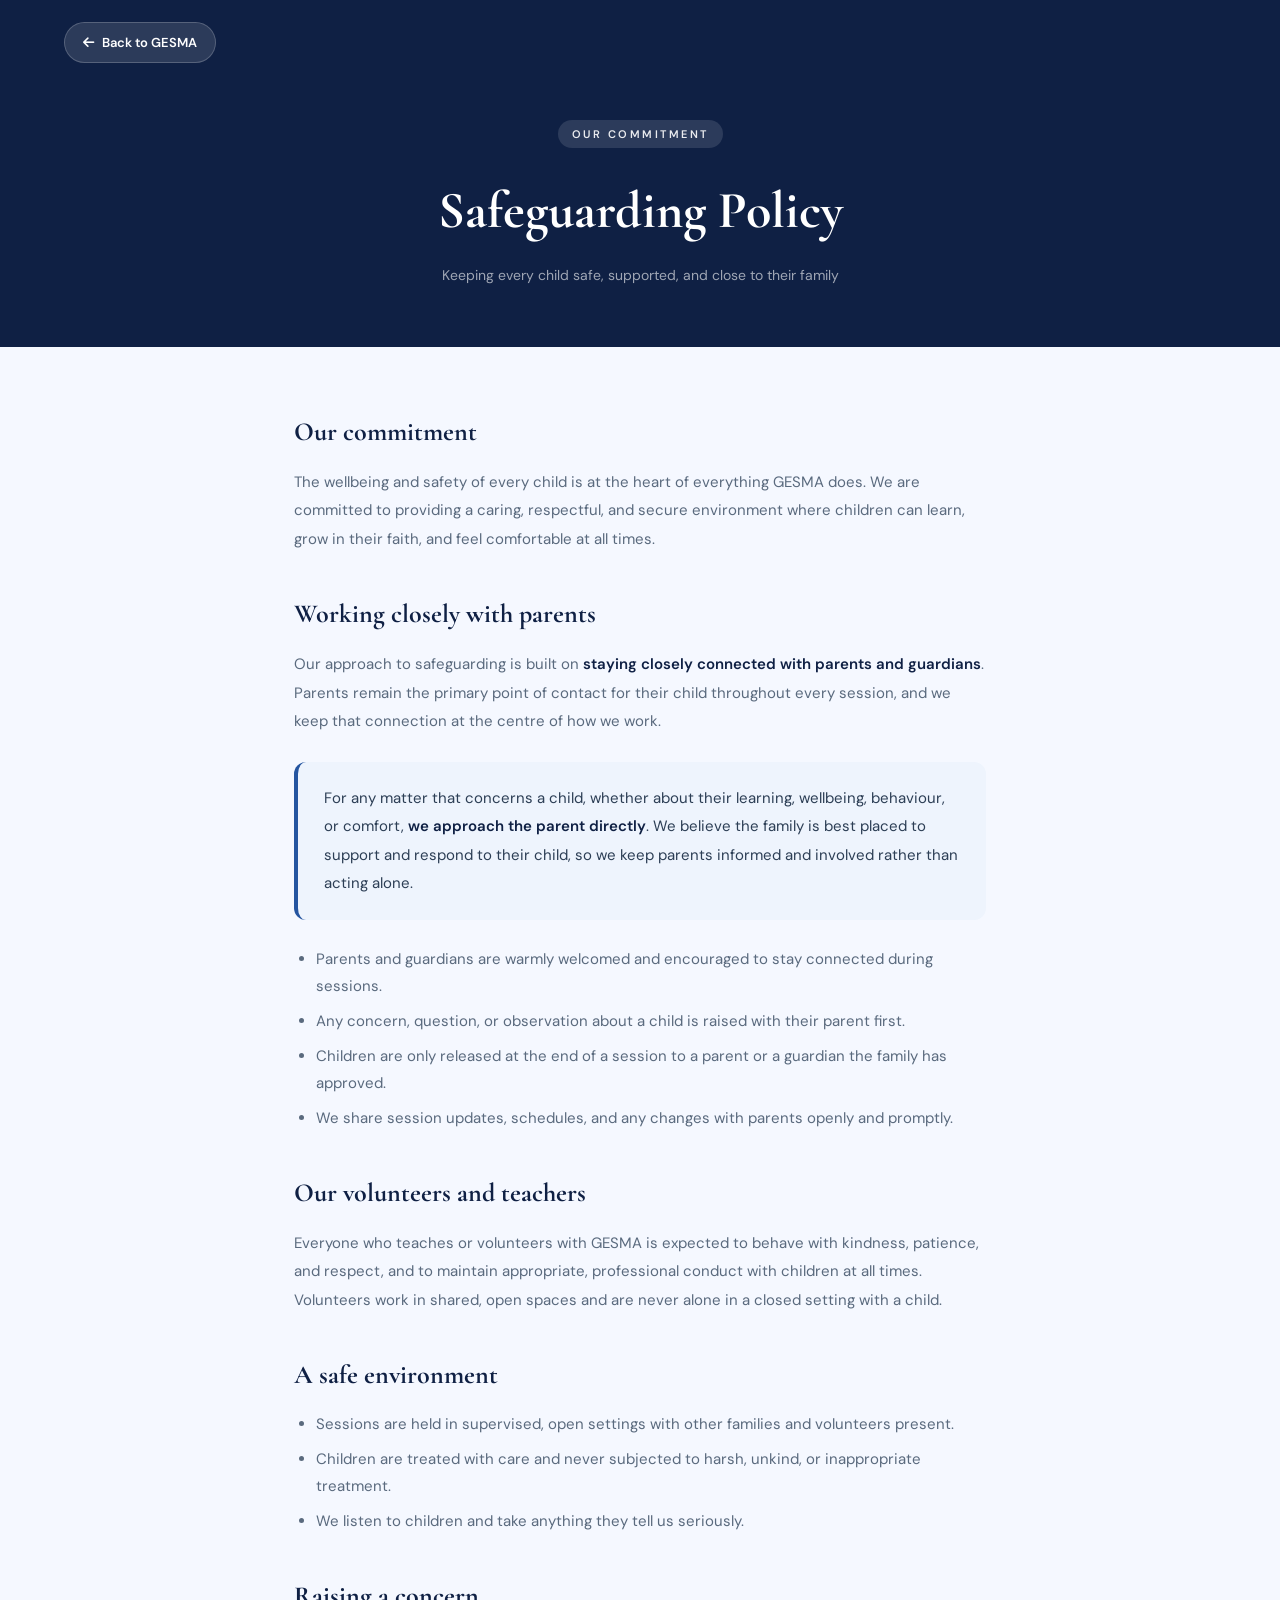
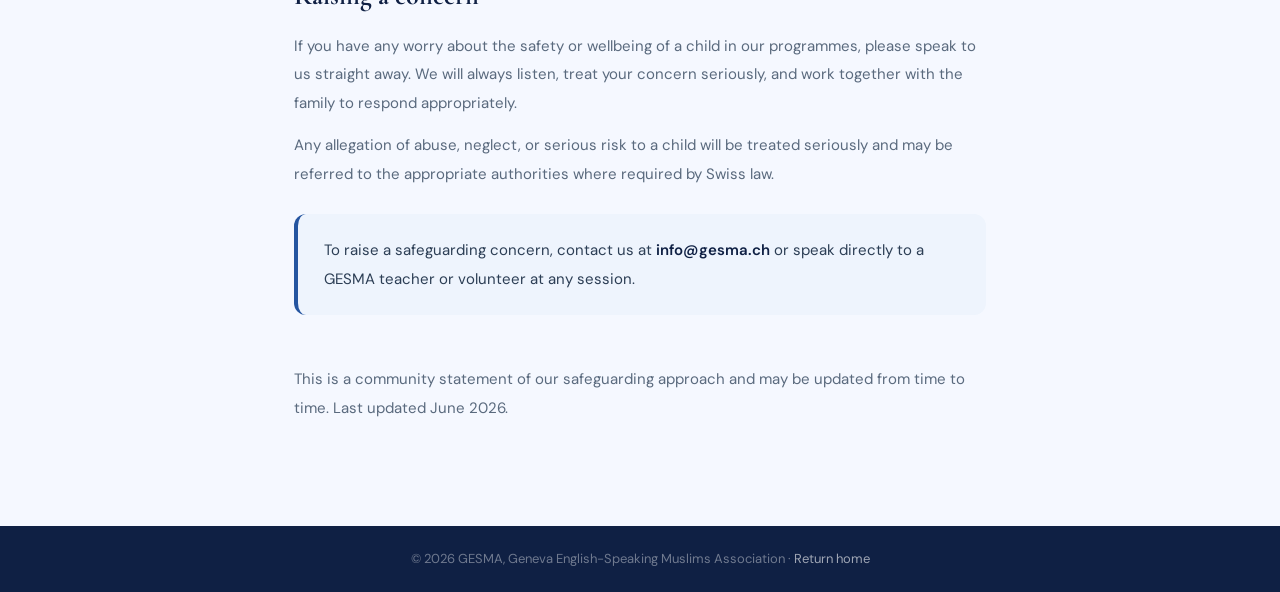
<file: public/safeguarding.html>
<!DOCTYPE html>
<html lang="en">

<head>
  <meta charset="UTF-8" />
  <meta name="viewport" content="width=device-width, initial-scale=1.0" />
  <title>Safeguarding Policy – GESMA</title>
  <link rel="icon" type="image/x-icon" href="/favicon.ico" />
  <link rel="icon" type="image/png" sizes="32x32" href="/assets/favicon-32x32.png" />
  <link rel="icon" type="image/png" sizes="16x16" href="/assets/favicon-16x16.png" />
  <link rel="icon" type="image/png" sizes="192x192" href="/assets/android-chrome-192x192.png" />
  <link rel="apple-touch-icon" sizes="180x180" href="/apple-touch-icon.png" />
  <link rel="manifest" href="/site.webmanifest" />
  <meta name="theme-color" content="#0f2243" />
  <meta name="description" content="GESMA's commitment to keeping every child safe, supported, and close to their family." />
  <link rel="canonical" href="https://gesma.ch/safeguarding.html" />

  <!-- Open Graph / link previews (WhatsApp, social) -->
  <meta property="og:type" content="website" />
  <meta property="og:site_name" content="GESMA" />
  <meta property="og:title" content="Safeguarding Policy – GESMA" />
  <meta property="og:description" content="GESMA's commitment to keeping every child safe, supported, and close to their family." />
  <meta property="og:url" content="https://gesma.ch/safeguarding.html" />
  <meta property="og:locale" content="en_GB" />
  <meta property="og:image" content="https://gesma.ch/assets/og-image.png" />
  <meta property="og:image:width" content="1200" />
  <meta property="og:image:height" content="630" />
  <meta property="og:image:alt" content="GESMA – Geneva English-Speaking Muslims Association" />
  <meta name="twitter:card" content="summary_large_image" />
  <meta name="twitter:title" content="Safeguarding Policy – GESMA" />
  <meta name="twitter:description" content="GESMA's commitment to keeping every child safe, supported, and close to their family." />
  <meta name="twitter:image" content="https://gesma.ch/assets/og-image.png" />

  <link rel="stylesheet" href="assets/fonts/fonts.css" />
  <link rel="stylesheet" href="assets/fontawesome/css/all.min.css" />
  <link rel="stylesheet" href="style.css">
  <style>
    .policy-hero {
      background: var(--navy);
      color: #fff;
      padding: 120px 0 60px;
      text-align: center;
    }
    .policy-hero .tag { background: rgba(255, 255, 255, .12); color: rgba(255, 255, 255, .9); }
    .policy-hero h1 {
      font-family: 'Cormorant Garamond', serif;
      font-size: clamp(34px, 5vw, 52px);
      font-weight: 700;
      margin: 6px 0 10px;
    }
    .policy-hero p { color: rgba(255, 255, 255, .6); font-size: 14px; }
    .policy-back {
      position: fixed; top: 22px; left: 5%;
      display: inline-flex; align-items: center; gap: 8px;
      background: rgba(255, 255, 255, .12); color: #fff;
      border: 1px solid rgba(255, 255, 255, .2);
      padding: 9px 18px; border-radius: 50px;
      text-decoration: none; font-size: 13px; font-weight: 600;
      z-index: 10; transition: background var(--transition);
    }
    .policy-back:hover { background: rgba(255, 255, 255, .22); }
    .policy-body { max-width: 820px; margin: 0 auto; padding: 64px 5% 90px; }
    .policy-body h2 {
      font-family: 'Cormorant Garamond', serif;
      color: var(--navy); font-size: 26px; font-weight: 700;
      margin: 40px 0 14px;
    }
    .policy-body h2:first-child { margin-top: 0; }
    .policy-body p { color: var(--ink-soft); font-size: 15px; line-height: 1.9; margin-bottom: 14px; }
    .policy-body ul { margin: 0 0 18px 22px; }
    .policy-body li { color: var(--ink-soft); font-size: 15px; line-height: 1.8; margin-bottom: 8px; }
    .policy-body strong { color: var(--navy); }
    .policy-callout {
      background: var(--blue-bg); border-left: 4px solid var(--blue);
      border-radius: 12px; padding: 22px 26px; margin: 26px 0;
    }
    .policy-callout p { color: var(--ink-mid); margin: 0; }
    .policy-meta { color: var(--ink-faint); font-size: 13px; margin-top: 50px; }
    .policy-foot {
      background: var(--navy); color: rgba(255, 255, 255, .4);
      text-align: center; padding: 22px 5%; font-size: 13px;
    }
    .policy-foot a { color: rgba(255, 255, 255, .6); text-decoration: none; }
  </style>
</head>

<body>
  <a href="index.html" class="policy-back"><i class="fas fa-arrow-left"></i> Back to GESMA</a>

  <header class="policy-hero">
    <div class="container">
      <span class="tag">Our Commitment</span>
      <h1>Safeguarding Policy</h1>
      <p>Keeping every child safe, supported, and close to their family</p>
    </div>
  </header>

  <main class="policy-body">
    <h2>Our commitment</h2>
    <p>The wellbeing and safety of every child is at the heart of everything GESMA does. We are committed to providing a caring, respectful, and secure environment where children can learn, grow in their faith, and feel comfortable at all times.</p>

    <h2>Working closely with parents</h2>
    <p>Our approach to safeguarding is built on <strong>staying closely connected with parents and guardians</strong>. Parents remain the primary point of contact for their child throughout every session, and we keep that connection at the centre of how we work.</p>
    <div class="policy-callout">
      <p>For any matter that concerns a child, whether about their learning, wellbeing, behaviour, or comfort, <strong>we approach the parent directly</strong>. We believe the family is best placed to support and respond to their child, so we keep parents informed and involved rather than acting alone.</p>
    </div>
    <ul>
      <li>Parents and guardians are warmly welcomed and encouraged to stay connected during sessions.</li>
      <li>Any concern, question, or observation about a child is raised with their parent first.</li>
      <li>Children are only released at the end of a session to a parent or a guardian the family has approved.</li>
      <li>We share session updates, schedules, and any changes with parents openly and promptly.</li>
    </ul>

    <h2>Our volunteers and teachers</h2>
    <p>Everyone who teaches or volunteers with GESMA is expected to behave with kindness, patience, and respect, and to maintain appropriate, professional conduct with children at all times. Volunteers work in shared, open spaces and are never alone in a closed setting with a child.</p>

    <h2>A safe environment</h2>
    <ul>
      <li>Sessions are held in supervised, open settings with other families and volunteers present.</li>
      <li>Children are treated with care and never subjected to harsh, unkind, or inappropriate treatment.</li>
      <li>We listen to children and take anything they tell us seriously.</li>
    </ul>

    <h2>Raising a concern</h2>
    <p>If you have any worry about the safety or wellbeing of a child in our programmes, please speak to us straight away. We will always listen, treat your concern seriously, and work together with the family to respond appropriately.</p>
    <p>Any allegation of abuse, neglect, or serious risk to a child will be treated seriously and may be referred to the appropriate authorities where required by Swiss law.</p>
    <div class="policy-callout">
      <p>To raise a safeguarding concern, contact us at <strong>info@gesma.ch</strong> or speak directly to a GESMA teacher or volunteer at any session.</p>
    </div>

    <p class="policy-meta">This is a community statement of our safeguarding approach and may be updated from time to time. Last updated June 2026.</p>
  </main>

  <div class="policy-foot">
    © 2026 GESMA, Geneva English-Speaking Muslims Association · <a href="index.html">Return home</a>
  </div>
</body>

</html>
</file>
<file: assets/fonts/fonts.css>
/* arabic */
@font-face {
  font-family: 'Amiri';
  font-style: italic;
  font-weight: 400;
  font-display: swap;
  src: url(amiri_v30_J7afnpd8CGxBHpUrhLQY66NL.woff2) format('woff2');
  unicode-range: U+0600-06FF, U+0750-077F, U+0870-088E, U+0890-0891, U+0897-08E1, U+08E3-08FF, U+200C-200E, U+2010-2011, U+204F, U+2E41, U+FB50-FDFF, U+FE70-FE74, U+FE76-FEFC, U+102E0-102FB, U+10E60-10E7E, U+10EC2-10EC4, U+10EFC-10EFF, U+1EE00-1EE03, U+1EE05-1EE1F, U+1EE21-1EE22, U+1EE24, U+1EE27, U+1EE29-1EE32, U+1EE34-1EE37, U+1EE39, U+1EE3B, U+1EE42, U+1EE47, U+1EE49, U+1EE4B, U+1EE4D-1EE4F, U+1EE51-1EE52, U+1EE54, U+1EE57, U+1EE59, U+1EE5B, U+1EE5D, U+1EE5F, U+1EE61-1EE62, U+1EE64, U+1EE67-1EE6A, U+1EE6C-1EE72, U+1EE74-1EE77, U+1EE79-1EE7C, U+1EE7E, U+1EE80-1EE89, U+1EE8B-1EE9B, U+1EEA1-1EEA3, U+1EEA5-1EEA9, U+1EEAB-1EEBB, U+1EEF0-1EEF1;
}
/* latin-ext */
@font-face {
  font-family: 'Amiri';
  font-style: italic;
  font-weight: 400;
  font-display: swap;
  src: url(amiri_v30_J7afnpd8CGxBHpUrhL8Y66NL.woff2) format('woff2');
  unicode-range: U+0100-02BA, U+02BD-02C5, U+02C7-02CC, U+02CE-02D7, U+02DD-02FF, U+0304, U+0308, U+0329, U+1D00-1DBF, U+1E00-1E9F, U+1EF2-1EFF, U+2020, U+20A0-20AB, U+20AD-20C0, U+2113, U+2C60-2C7F, U+A720-A7FF;
}
/* latin */
@font-face {
  font-family: 'Amiri';
  font-style: italic;
  font-weight: 400;
  font-display: swap;
  src: url(amiri_v30_J7afnpd8CGxBHpUrhLEY6w.woff2) format('woff2');
  unicode-range: U+0000-00FF, U+0131, U+0152-0153, U+02BB-02BC, U+02C6, U+02DA, U+02DC, U+0304, U+0308, U+0329, U+2000-206F, U+20AC, U+2122, U+2191, U+2193, U+2212, U+2215, U+FEFF, U+FFFD;
}
/* arabic */
@font-face {
  font-family: 'Amiri';
  font-style: normal;
  font-weight: 400;
  font-display: swap;
  src: url(amiri_v30_J7aRnpd8CGxBHpUrtLMA7w.woff2) format('woff2');
  unicode-range: U+0600-06FF, U+0750-077F, U+0870-088E, U+0890-0891, U+0897-08E1, U+08E3-08FF, U+200C-200E, U+2010-2011, U+204F, U+2E41, U+FB50-FDFF, U+FE70-FE74, U+FE76-FEFC, U+102E0-102FB, U+10E60-10E7E, U+10EC2-10EC4, U+10EFC-10EFF, U+1EE00-1EE03, U+1EE05-1EE1F, U+1EE21-1EE22, U+1EE24, U+1EE27, U+1EE29-1EE32, U+1EE34-1EE37, U+1EE39, U+1EE3B, U+1EE42, U+1EE47, U+1EE49, U+1EE4B, U+1EE4D-1EE4F, U+1EE51-1EE52, U+1EE54, U+1EE57, U+1EE59, U+1EE5B, U+1EE5D, U+1EE5F, U+1EE61-1EE62, U+1EE64, U+1EE67-1EE6A, U+1EE6C-1EE72, U+1EE74-1EE77, U+1EE79-1EE7C, U+1EE7E, U+1EE80-1EE89, U+1EE8B-1EE9B, U+1EEA1-1EEA3, U+1EEA5-1EEA9, U+1EEAB-1EEBB, U+1EEF0-1EEF1;
}
/* latin-ext */
@font-face {
  font-family: 'Amiri';
  font-style: normal;
  font-weight: 400;
  font-display: swap;
  src: url(amiri_v30_J7aRnpd8CGxBHpUgtLMA7w.woff2) format('woff2');
  unicode-range: U+0100-02BA, U+02BD-02C5, U+02C7-02CC, U+02CE-02D7, U+02DD-02FF, U+0304, U+0308, U+0329, U+1D00-1DBF, U+1E00-1E9F, U+1EF2-1EFF, U+2020, U+20A0-20AB, U+20AD-20C0, U+2113, U+2C60-2C7F, U+A720-A7FF;
}
/* latin */
@font-face {
  font-family: 'Amiri';
  font-style: normal;
  font-weight: 400;
  font-display: swap;
  src: url(amiri_v30_J7aRnpd8CGxBHpUutLM.woff2) format('woff2');
  unicode-range: U+0000-00FF, U+0131, U+0152-0153, U+02BB-02BC, U+02C6, U+02DA, U+02DC, U+0304, U+0308, U+0329, U+2000-206F, U+20AC, U+2122, U+2191, U+2193, U+2212, U+2215, U+FEFF, U+FFFD;
}
/* arabic */
@font-face {
  font-family: 'Amiri';
  font-style: normal;
  font-weight: 700;
  font-display: swap;
  src: url(amiri_v30_J7acnpd8CGxBHp2VkaY6zp5yGw.woff2) format('woff2');
  unicode-range: U+0600-06FF, U+0750-077F, U+0870-088E, U+0890-0891, U+0897-08E1, U+08E3-08FF, U+200C-200E, U+2010-2011, U+204F, U+2E41, U+FB50-FDFF, U+FE70-FE74, U+FE76-FEFC, U+102E0-102FB, U+10E60-10E7E, U+10EC2-10EC4, U+10EFC-10EFF, U+1EE00-1EE03, U+1EE05-1EE1F, U+1EE21-1EE22, U+1EE24, U+1EE27, U+1EE29-1EE32, U+1EE34-1EE37, U+1EE39, U+1EE3B, U+1EE42, U+1EE47, U+1EE49, U+1EE4B, U+1EE4D-1EE4F, U+1EE51-1EE52, U+1EE54, U+1EE57, U+1EE59, U+1EE5B, U+1EE5D, U+1EE5F, U+1EE61-1EE62, U+1EE64, U+1EE67-1EE6A, U+1EE6C-1EE72, U+1EE74-1EE77, U+1EE79-1EE7C, U+1EE7E, U+1EE80-1EE89, U+1EE8B-1EE9B, U+1EEA1-1EEA3, U+1EEA5-1EEA9, U+1EEAB-1EEBB, U+1EEF0-1EEF1;
}
/* latin-ext */
@font-face {
  font-family: 'Amiri';
  font-style: normal;
  font-weight: 700;
  font-display: swap;
  src: url(amiri_v30_J7acnpd8CGxBHp2VkaYxzp5yGw.woff2) format('woff2');
  unicode-range: U+0100-02BA, U+02BD-02C5, U+02C7-02CC, U+02CE-02D7, U+02DD-02FF, U+0304, U+0308, U+0329, U+1D00-1DBF, U+1E00-1E9F, U+1EF2-1EFF, U+2020, U+20A0-20AB, U+20AD-20C0, U+2113, U+2C60-2C7F, U+A720-A7FF;
}
/* latin */
@font-face {
  font-family: 'Amiri';
  font-style: normal;
  font-weight: 700;
  font-display: swap;
  src: url(amiri_v30_J7acnpd8CGxBHp2VkaY_zp4.woff2) format('woff2');
  unicode-range: U+0000-00FF, U+0131, U+0152-0153, U+02BB-02BC, U+02C6, U+02DA, U+02DC, U+0304, U+0308, U+0329, U+2000-206F, U+20AC, U+2122, U+2191, U+2193, U+2212, U+2215, U+FEFF, U+FFFD;
}
/* cyrillic-ext */
@font-face {
  font-family: 'Cormorant Garamond';
  font-style: italic;
  font-weight: 400;
  font-display: swap;
  src: url(cormorantgaramond_v21_co3ZmX5slCNuHLi8bLeY9MK7whWMhyjYrEtFmSq17w.woff2) format('woff2');
  unicode-range: U+0460-052F, U+1C80-1C8A, U+20B4, U+2DE0-2DFF, U+A640-A69F, U+FE2E-FE2F;
}
/* cyrillic */
@font-face {
  font-family: 'Cormorant Garamond';
  font-style: italic;
  font-weight: 400;
  font-display: swap;
  src: url(cormorantgaramond_v21_co3ZmX5slCNuHLi8bLeY9MK7whWMhyjYrEtMmSq17w.woff2) format('woff2');
  unicode-range: U+0301, U+0400-045F, U+0490-0491, U+04B0-04B1, U+2116;
}
/* vietnamese */
@font-face {
  font-family: 'Cormorant Garamond';
  font-style: italic;
  font-weight: 400;
  font-display: swap;
  src: url(cormorantgaramond_v21_co3ZmX5slCNuHLi8bLeY9MK7whWMhyjYrEtHmSq17w.woff2) format('woff2');
  unicode-range: U+0102-0103, U+0110-0111, U+0128-0129, U+0168-0169, U+01A0-01A1, U+01AF-01B0, U+0300-0301, U+0303-0304, U+0308-0309, U+0323, U+0329, U+1EA0-1EF9, U+20AB;
}
/* latin-ext */
@font-face {
  font-family: 'Cormorant Garamond';
  font-style: italic;
  font-weight: 400;
  font-display: swap;
  src: url(cormorantgaramond_v21_co3ZmX5slCNuHLi8bLeY9MK7whWMhyjYrEtGmSq17w.woff2) format('woff2');
  unicode-range: U+0100-02BA, U+02BD-02C5, U+02C7-02CC, U+02CE-02D7, U+02DD-02FF, U+0304, U+0308, U+0329, U+1D00-1DBF, U+1E00-1E9F, U+1EF2-1EFF, U+2020, U+20A0-20AB, U+20AD-20C0, U+2113, U+2C60-2C7F, U+A720-A7FF;
}
/* latin */
@font-face {
  font-family: 'Cormorant Garamond';
  font-style: italic;
  font-weight: 400;
  font-display: swap;
  src: url(cormorantgaramond_v21_co3ZmX5slCNuHLi8bLeY9MK7whWMhyjYrEtImSo.woff2) format('woff2');
  unicode-range: U+0000-00FF, U+0131, U+0152-0153, U+02BB-02BC, U+02C6, U+02DA, U+02DC, U+0304, U+0308, U+0329, U+2000-206F, U+20AC, U+2122, U+2191, U+2193, U+2212, U+2215, U+FEFF, U+FFFD;
}
/* cyrillic-ext */
@font-face {
  font-family: 'Cormorant Garamond';
  font-style: italic;
  font-weight: 600;
  font-display: swap;
  src: url(cormorantgaramond_v21_co3ZmX5slCNuHLi8bLeY9MK7whWMhyjYrEtFmSq17w.woff2) format('woff2');
  unicode-range: U+0460-052F, U+1C80-1C8A, U+20B4, U+2DE0-2DFF, U+A640-A69F, U+FE2E-FE2F;
}
/* cyrillic */
@font-face {
  font-family: 'Cormorant Garamond';
  font-style: italic;
  font-weight: 600;
  font-display: swap;
  src: url(cormorantgaramond_v21_co3ZmX5slCNuHLi8bLeY9MK7whWMhyjYrEtMmSq17w.woff2) format('woff2');
  unicode-range: U+0301, U+0400-045F, U+0490-0491, U+04B0-04B1, U+2116;
}
/* vietnamese */
@font-face {
  font-family: 'Cormorant Garamond';
  font-style: italic;
  font-weight: 600;
  font-display: swap;
  src: url(cormorantgaramond_v21_co3ZmX5slCNuHLi8bLeY9MK7whWMhyjYrEtHmSq17w.woff2) format('woff2');
  unicode-range: U+0102-0103, U+0110-0111, U+0128-0129, U+0168-0169, U+01A0-01A1, U+01AF-01B0, U+0300-0301, U+0303-0304, U+0308-0309, U+0323, U+0329, U+1EA0-1EF9, U+20AB;
}
/* latin-ext */
@font-face {
  font-family: 'Cormorant Garamond';
  font-style: italic;
  font-weight: 600;
  font-display: swap;
  src: url(cormorantgaramond_v21_co3ZmX5slCNuHLi8bLeY9MK7whWMhyjYrEtGmSq17w.woff2) format('woff2');
  unicode-range: U+0100-02BA, U+02BD-02C5, U+02C7-02CC, U+02CE-02D7, U+02DD-02FF, U+0304, U+0308, U+0329, U+1D00-1DBF, U+1E00-1E9F, U+1EF2-1EFF, U+2020, U+20A0-20AB, U+20AD-20C0, U+2113, U+2C60-2C7F, U+A720-A7FF;
}
/* latin */
@font-face {
  font-family: 'Cormorant Garamond';
  font-style: italic;
  font-weight: 600;
  font-display: swap;
  src: url(cormorantgaramond_v21_co3ZmX5slCNuHLi8bLeY9MK7whWMhyjYrEtImSo.woff2) format('woff2');
  unicode-range: U+0000-00FF, U+0131, U+0152-0153, U+02BB-02BC, U+02C6, U+02DA, U+02DC, U+0304, U+0308, U+0329, U+2000-206F, U+20AC, U+2122, U+2191, U+2193, U+2212, U+2215, U+FEFF, U+FFFD;
}
/* cyrillic-ext */
@font-face {
  font-family: 'Cormorant Garamond';
  font-style: normal;
  font-weight: 400;
  font-display: swap;
  src: url(cormorantgaramond_v21_co3bmX5slCNuHLi8bLeY9MK7whWMhyjYpHtKgS4.woff2) format('woff2');
  unicode-range: U+0460-052F, U+1C80-1C8A, U+20B4, U+2DE0-2DFF, U+A640-A69F, U+FE2E-FE2F;
}
/* cyrillic */
@font-face {
  font-family: 'Cormorant Garamond';
  font-style: normal;
  font-weight: 400;
  font-display: swap;
  src: url(cormorantgaramond_v21_co3bmX5slCNuHLi8bLeY9MK7whWMhyjYrXtKgS4.woff2) format('woff2');
  unicode-range: U+0301, U+0400-045F, U+0490-0491, U+04B0-04B1, U+2116;
}
/* vietnamese */
@font-face {
  font-family: 'Cormorant Garamond';
  font-style: normal;
  font-weight: 400;
  font-display: swap;
  src: url(cormorantgaramond_v21_co3bmX5slCNuHLi8bLeY9MK7whWMhyjYpntKgS4.woff2) format('woff2');
  unicode-range: U+0102-0103, U+0110-0111, U+0128-0129, U+0168-0169, U+01A0-01A1, U+01AF-01B0, U+0300-0301, U+0303-0304, U+0308-0309, U+0323, U+0329, U+1EA0-1EF9, U+20AB;
}
/* latin-ext */
@font-face {
  font-family: 'Cormorant Garamond';
  font-style: normal;
  font-weight: 400;
  font-display: swap;
  src: url(cormorantgaramond_v21_co3bmX5slCNuHLi8bLeY9MK7whWMhyjYp3tKgS4.woff2) format('woff2');
  unicode-range: U+0100-02BA, U+02BD-02C5, U+02C7-02CC, U+02CE-02D7, U+02DD-02FF, U+0304, U+0308, U+0329, U+1D00-1DBF, U+1E00-1E9F, U+1EF2-1EFF, U+2020, U+20A0-20AB, U+20AD-20C0, U+2113, U+2C60-2C7F, U+A720-A7FF;
}
/* latin */
@font-face {
  font-family: 'Cormorant Garamond';
  font-style: normal;
  font-weight: 400;
  font-display: swap;
  src: url(cormorantgaramond_v21_co3bmX5slCNuHLi8bLeY9MK7whWMhyjYqXtK.woff2) format('woff2');
  unicode-range: U+0000-00FF, U+0131, U+0152-0153, U+02BB-02BC, U+02C6, U+02DA, U+02DC, U+0304, U+0308, U+0329, U+2000-206F, U+20AC, U+2122, U+2191, U+2193, U+2212, U+2215, U+FEFF, U+FFFD;
}
/* cyrillic-ext */
@font-face {
  font-family: 'Cormorant Garamond';
  font-style: normal;
  font-weight: 500;
  font-display: swap;
  src: url(cormorantgaramond_v21_co3bmX5slCNuHLi8bLeY9MK7whWMhyjYpHtKgS4.woff2) format('woff2');
  unicode-range: U+0460-052F, U+1C80-1C8A, U+20B4, U+2DE0-2DFF, U+A640-A69F, U+FE2E-FE2F;
}
/* cyrillic */
@font-face {
  font-family: 'Cormorant Garamond';
  font-style: normal;
  font-weight: 500;
  font-display: swap;
  src: url(cormorantgaramond_v21_co3bmX5slCNuHLi8bLeY9MK7whWMhyjYrXtKgS4.woff2) format('woff2');
  unicode-range: U+0301, U+0400-045F, U+0490-0491, U+04B0-04B1, U+2116;
}
/* vietnamese */
@font-face {
  font-family: 'Cormorant Garamond';
  font-style: normal;
  font-weight: 500;
  font-display: swap;
  src: url(cormorantgaramond_v21_co3bmX5slCNuHLi8bLeY9MK7whWMhyjYpntKgS4.woff2) format('woff2');
  unicode-range: U+0102-0103, U+0110-0111, U+0128-0129, U+0168-0169, U+01A0-01A1, U+01AF-01B0, U+0300-0301, U+0303-0304, U+0308-0309, U+0323, U+0329, U+1EA0-1EF9, U+20AB;
}
/* latin-ext */
@font-face {
  font-family: 'Cormorant Garamond';
  font-style: normal;
  font-weight: 500;
  font-display: swap;
  src: url(cormorantgaramond_v21_co3bmX5slCNuHLi8bLeY9MK7whWMhyjYp3tKgS4.woff2) format('woff2');
  unicode-range: U+0100-02BA, U+02BD-02C5, U+02C7-02CC, U+02CE-02D7, U+02DD-02FF, U+0304, U+0308, U+0329, U+1D00-1DBF, U+1E00-1E9F, U+1EF2-1EFF, U+2020, U+20A0-20AB, U+20AD-20C0, U+2113, U+2C60-2C7F, U+A720-A7FF;
}
/* latin */
@font-face {
  font-family: 'Cormorant Garamond';
  font-style: normal;
  font-weight: 500;
  font-display: swap;
  src: url(cormorantgaramond_v21_co3bmX5slCNuHLi8bLeY9MK7whWMhyjYqXtK.woff2) format('woff2');
  unicode-range: U+0000-00FF, U+0131, U+0152-0153, U+02BB-02BC, U+02C6, U+02DA, U+02DC, U+0304, U+0308, U+0329, U+2000-206F, U+20AC, U+2122, U+2191, U+2193, U+2212, U+2215, U+FEFF, U+FFFD;
}
/* cyrillic-ext */
@font-face {
  font-family: 'Cormorant Garamond';
  font-style: normal;
  font-weight: 600;
  font-display: swap;
  src: url(cormorantgaramond_v21_co3bmX5slCNuHLi8bLeY9MK7whWMhyjYpHtKgS4.woff2) format('woff2');
  unicode-range: U+0460-052F, U+1C80-1C8A, U+20B4, U+2DE0-2DFF, U+A640-A69F, U+FE2E-FE2F;
}
/* cyrillic */
@font-face {
  font-family: 'Cormorant Garamond';
  font-style: normal;
  font-weight: 600;
  font-display: swap;
  src: url(cormorantgaramond_v21_co3bmX5slCNuHLi8bLeY9MK7whWMhyjYrXtKgS4.woff2) format('woff2');
  unicode-range: U+0301, U+0400-045F, U+0490-0491, U+04B0-04B1, U+2116;
}
/* vietnamese */
@font-face {
  font-family: 'Cormorant Garamond';
  font-style: normal;
  font-weight: 600;
  font-display: swap;
  src: url(cormorantgaramond_v21_co3bmX5slCNuHLi8bLeY9MK7whWMhyjYpntKgS4.woff2) format('woff2');
  unicode-range: U+0102-0103, U+0110-0111, U+0128-0129, U+0168-0169, U+01A0-01A1, U+01AF-01B0, U+0300-0301, U+0303-0304, U+0308-0309, U+0323, U+0329, U+1EA0-1EF9, U+20AB;
}
/* latin-ext */
@font-face {
  font-family: 'Cormorant Garamond';
  font-style: normal;
  font-weight: 600;
  font-display: swap;
  src: url(cormorantgaramond_v21_co3bmX5slCNuHLi8bLeY9MK7whWMhyjYp3tKgS4.woff2) format('woff2');
  unicode-range: U+0100-02BA, U+02BD-02C5, U+02C7-02CC, U+02CE-02D7, U+02DD-02FF, U+0304, U+0308, U+0329, U+1D00-1DBF, U+1E00-1E9F, U+1EF2-1EFF, U+2020, U+20A0-20AB, U+20AD-20C0, U+2113, U+2C60-2C7F, U+A720-A7FF;
}
/* latin */
@font-face {
  font-family: 'Cormorant Garamond';
  font-style: normal;
  font-weight: 600;
  font-display: swap;
  src: url(cormorantgaramond_v21_co3bmX5slCNuHLi8bLeY9MK7whWMhyjYqXtK.woff2) format('woff2');
  unicode-range: U+0000-00FF, U+0131, U+0152-0153, U+02BB-02BC, U+02C6, U+02DA, U+02DC, U+0304, U+0308, U+0329, U+2000-206F, U+20AC, U+2122, U+2191, U+2193, U+2212, U+2215, U+FEFF, U+FFFD;
}
/* cyrillic-ext */
@font-face {
  font-family: 'Cormorant Garamond';
  font-style: normal;
  font-weight: 700;
  font-display: swap;
  src: url(cormorantgaramond_v21_co3bmX5slCNuHLi8bLeY9MK7whWMhyjYpHtKgS4.woff2) format('woff2');
  unicode-range: U+0460-052F, U+1C80-1C8A, U+20B4, U+2DE0-2DFF, U+A640-A69F, U+FE2E-FE2F;
}
/* cyrillic */
@font-face {
  font-family: 'Cormorant Garamond';
  font-style: normal;
  font-weight: 700;
  font-display: swap;
  src: url(cormorantgaramond_v21_co3bmX5slCNuHLi8bLeY9MK7whWMhyjYrXtKgS4.woff2) format('woff2');
  unicode-range: U+0301, U+0400-045F, U+0490-0491, U+04B0-04B1, U+2116;
}
/* vietnamese */
@font-face {
  font-family: 'Cormorant Garamond';
  font-style: normal;
  font-weight: 700;
  font-display: swap;
  src: url(cormorantgaramond_v21_co3bmX5slCNuHLi8bLeY9MK7whWMhyjYpntKgS4.woff2) format('woff2');
  unicode-range: U+0102-0103, U+0110-0111, U+0128-0129, U+0168-0169, U+01A0-01A1, U+01AF-01B0, U+0300-0301, U+0303-0304, U+0308-0309, U+0323, U+0329, U+1EA0-1EF9, U+20AB;
}
/* latin-ext */
@font-face {
  font-family: 'Cormorant Garamond';
  font-style: normal;
  font-weight: 700;
  font-display: swap;
  src: url(cormorantgaramond_v21_co3bmX5slCNuHLi8bLeY9MK7whWMhyjYp3tKgS4.woff2) format('woff2');
  unicode-range: U+0100-02BA, U+02BD-02C5, U+02C7-02CC, U+02CE-02D7, U+02DD-02FF, U+0304, U+0308, U+0329, U+1D00-1DBF, U+1E00-1E9F, U+1EF2-1EFF, U+2020, U+20A0-20AB, U+20AD-20C0, U+2113, U+2C60-2C7F, U+A720-A7FF;
}
/* latin */
@font-face {
  font-family: 'Cormorant Garamond';
  font-style: normal;
  font-weight: 700;
  font-display: swap;
  src: url(cormorantgaramond_v21_co3bmX5slCNuHLi8bLeY9MK7whWMhyjYqXtK.woff2) format('woff2');
  unicode-range: U+0000-00FF, U+0131, U+0152-0153, U+02BB-02BC, U+02C6, U+02DA, U+02DC, U+0304, U+0308, U+0329, U+2000-206F, U+20AC, U+2122, U+2191, U+2193, U+2212, U+2215, U+FEFF, U+FFFD;
}
/* latin-ext */
@font-face {
  font-family: 'DM Sans';
  font-style: normal;
  font-weight: 300;
  font-display: swap;
  src: url(dmsans_v17_rP2Yp2ywxg089UriI5-g4vlH9VoD8Cmcqbu6-K6h9Q.woff2) format('woff2');
  unicode-range: U+0100-02BA, U+02BD-02C5, U+02C7-02CC, U+02CE-02D7, U+02DD-02FF, U+0304, U+0308, U+0329, U+1D00-1DBF, U+1E00-1E9F, U+1EF2-1EFF, U+2020, U+20A0-20AB, U+20AD-20C0, U+2113, U+2C60-2C7F, U+A720-A7FF;
}
/* latin */
@font-face {
  font-family: 'DM Sans';
  font-style: normal;
  font-weight: 300;
  font-display: swap;
  src: url(dmsans_v17_rP2Yp2ywxg089UriI5-g4vlH9VoD8Cmcqbu0-K4.woff2) format('woff2');
  unicode-range: U+0000-00FF, U+0131, U+0152-0153, U+02BB-02BC, U+02C6, U+02DA, U+02DC, U+0304, U+0308, U+0329, U+2000-206F, U+20AC, U+2122, U+2191, U+2193, U+2212, U+2215, U+FEFF, U+FFFD;
}
/* latin-ext */
@font-face {
  font-family: 'DM Sans';
  font-style: normal;
  font-weight: 400;
  font-display: swap;
  src: url(dmsans_v17_rP2Yp2ywxg089UriI5-g4vlH9VoD8Cmcqbu6-K6h9Q.woff2) format('woff2');
  unicode-range: U+0100-02BA, U+02BD-02C5, U+02C7-02CC, U+02CE-02D7, U+02DD-02FF, U+0304, U+0308, U+0329, U+1D00-1DBF, U+1E00-1E9F, U+1EF2-1EFF, U+2020, U+20A0-20AB, U+20AD-20C0, U+2113, U+2C60-2C7F, U+A720-A7FF;
}
/* latin */
@font-face {
  font-family: 'DM Sans';
  font-style: normal;
  font-weight: 400;
  font-display: swap;
  src: url(dmsans_v17_rP2Yp2ywxg089UriI5-g4vlH9VoD8Cmcqbu0-K4.woff2) format('woff2');
  unicode-range: U+0000-00FF, U+0131, U+0152-0153, U+02BB-02BC, U+02C6, U+02DA, U+02DC, U+0304, U+0308, U+0329, U+2000-206F, U+20AC, U+2122, U+2191, U+2193, U+2212, U+2215, U+FEFF, U+FFFD;
}
/* latin-ext */
@font-face {
  font-family: 'DM Sans';
  font-style: normal;
  font-weight: 500;
  font-display: swap;
  src: url(dmsans_v17_rP2Yp2ywxg089UriI5-g4vlH9VoD8Cmcqbu6-K6h9Q.woff2) format('woff2');
  unicode-range: U+0100-02BA, U+02BD-02C5, U+02C7-02CC, U+02CE-02D7, U+02DD-02FF, U+0304, U+0308, U+0329, U+1D00-1DBF, U+1E00-1E9F, U+1EF2-1EFF, U+2020, U+20A0-20AB, U+20AD-20C0, U+2113, U+2C60-2C7F, U+A720-A7FF;
}
/* latin */
@font-face {
  font-family: 'DM Sans';
  font-style: normal;
  font-weight: 500;
  font-display: swap;
  src: url(dmsans_v17_rP2Yp2ywxg089UriI5-g4vlH9VoD8Cmcqbu0-K4.woff2) format('woff2');
  unicode-range: U+0000-00FF, U+0131, U+0152-0153, U+02BB-02BC, U+02C6, U+02DA, U+02DC, U+0304, U+0308, U+0329, U+2000-206F, U+20AC, U+2122, U+2191, U+2193, U+2212, U+2215, U+FEFF, U+FFFD;
}
/* latin-ext */
@font-face {
  font-family: 'DM Sans';
  font-style: normal;
  font-weight: 600;
  font-display: swap;
  src: url(dmsans_v17_rP2Yp2ywxg089UriI5-g4vlH9VoD8Cmcqbu6-K6h9Q.woff2) format('woff2');
  unicode-range: U+0100-02BA, U+02BD-02C5, U+02C7-02CC, U+02CE-02D7, U+02DD-02FF, U+0304, U+0308, U+0329, U+1D00-1DBF, U+1E00-1E9F, U+1EF2-1EFF, U+2020, U+20A0-20AB, U+20AD-20C0, U+2113, U+2C60-2C7F, U+A720-A7FF;
}
/* latin */
@font-face {
  font-family: 'DM Sans';
  font-style: normal;
  font-weight: 600;
  font-display: swap;
  src: url(dmsans_v17_rP2Yp2ywxg089UriI5-g4vlH9VoD8Cmcqbu0-K4.woff2) format('woff2');
  unicode-range: U+0000-00FF, U+0131, U+0152-0153, U+02BB-02BC, U+02C6, U+02DA, U+02DC, U+0304, U+0308, U+0329, U+2000-206F, U+20AC, U+2122, U+2191, U+2193, U+2212, U+2215, U+FEFF, U+FFFD;
}
</file>
<file: style.css>
:root {
    --navy: #0f2044;
    --navy-mid: #1a3260;
    --navy-soft: #1e3c78;
    --blue: #2555a0;
    --blue-mid: #2e6fb5;
    --sky: #4a90d9;
    --blue-lt: #5990d9;
    --blue-bg: #eef4fd;
    --cream: #f5f8ff;
    --white: #ffffff;
    --off: #f4f6fb;
    --ink: #0d1b2a;
    --ink-mid: #2c3e55;
    --ink-soft: #5a6a7e;
    --ink-faint: #8d9aab;
    --border: rgba(15, 32, 68, .10);
    --border-md: rgba(15, 32, 68, .18);
    --sh-sm: 0 2px 14px rgba(15, 32, 68, .07);
    --sh-md: 0 8px 36px rgba(15, 32, 68, .12);
    --sh-lg: 0 20px 70px rgba(15, 32, 68, .18);
    --r: 14px;
    --r-lg: 22px;
    --r-xl: 32px;
    --transition: .35s cubic-bezier(.4, 0, .2, 1);
}

*,
*::before,
*::after {
    box-sizing: border-box;
    margin: 0;
    padding: 0
}

html {
    scroll-behavior: smooth
}

body {
    font-family: 'DM Sans', sans-serif;
    background: var(--cream);
    color: var(--ink);
    overflow-x: hidden;
    line-height: 1.65
}

/* ─── UTILITY ────────────────────────────────────────────────── */
.container {
    max-width: 1180px;
    margin: 0 auto;
    padding: 0 5%
}

.tag {
    display: inline-block;
    font-size: 11px;
    font-weight: 600;
    letter-spacing: 2.5px;
    text-transform: uppercase;
    padding: 5px 14px;
    border-radius: 50px;
    margin-bottom: 14px
}

.tag-blue {
    background: rgba(37, 85, 160, .09);
    color: var(--blue)
}

.tag-gold {
    background: var(--blue-bg);
    color: var(--blue)
}

.section-title {
    font-family: 'Cormorant Garamond', serif;
    font-size: clamp(30px, 4vw, 46px);
    font-weight: 600;
    line-height: 1.18;
    color: var(--navy);
    margin-bottom: 14px
}

.section-title em {
    font-style: italic;
    color: var(--sky)
}

.section-desc {
    font-size: 16px;
    color: var(--ink-soft);
    max-width: 580px;
    line-height: 1.85;
    margin-bottom: 48px
}

.tc .section-desc {
    margin: 0 auto 48px
}

.tc {
    text-align: center
}

.divider {
    width: 52px;
    height: 3px;
    background: linear-gradient(90deg, var(--blue), var(--sky));
    border-radius: 2px;
    margin: 18px 0 28px
}

.tc .divider {
    margin: 18px auto 28px
}

section {
    padding: 90px 0
}

/* ─── NAVBAR ─────────────────────────────────────────────────── */
#navbar {
    position: fixed;
    top: 0;
    left: 0;
    right: 0;
    z-index: 1000;
    height: 72px;
    display: flex;
    align-items: center;
    padding: 0 5%;
    transition: background var(--transition), box-shadow var(--transition), backdrop-filter var(--transition);
    background: linear-gradient(to bottom, rgba(0,0,0,.45) 0%, transparent 100%);
}

#navbar.scrolled {
    background: rgba(255, 255, 255, .97);
    backdrop-filter: blur(20px);
    box-shadow: var(--sh-md);
    /* clear the hero gradient */
    background-image: none;
}

.nav-inner {
    display: flex;
    align-items: center;
    justify-content: space-between;
    width: 100%
}

.nav-logo {
    display: flex;
    align-items: center;
    gap: 12px;
    text-decoration: none
}

.logo-mark {
    /* width: 44px; */
    height: 44px;
    width: auto;
    max-width: 90px;
    /* border-radius: 12px;
    background: linear-gradient(135deg, var(--navy), var(--blue));
    display: flex;
    align-items: center;
    justify-content: center;
    font-family: 'Amiri', serif;
    font-size: 20px;
    color: var(--blue-lt);
    font-weight: 700; */
}

.logo-text {
    display: flex;
    flex-direction: column;
    line-height: 1.1
}

.logo-text strong {
    font-family: 'Cormorant Garamond', serif;
    font-size: 22px;
    font-weight: 700;
    color: var(--navy-soft);
    letter-spacing: .5px
}

.logo-text span {
    font-size: 10px;
    color: var(--ink-faint);
    letter-spacing: 2px;
    text-transform: uppercase
}

#navbar:not(.scrolled) .logo-text strong {
    color: white
}

#navbar:not(.scrolled) .logo-text span {
    color: rgba(255, 255, 255, .55)
}

.nav-links {
    display: flex;
    gap: 34px
}

.nav-links a {
    font-size: 14px;
    font-weight: 500;
    color: var(--ink-soft);
    text-decoration: none;
    transition: color var(--transition);
    position: relative
}

.nav-links a::after {
    content: '';
    position: absolute;
    bottom: -4px;
    left: 0;
    right: 0;
    height: 2px;
    background: var(--sky);
    border-radius: 1px;
    transform: scaleX(0);
    transition: transform var(--transition)
}

.nav-links a:hover {
    color: var(--navy)
}

.nav-links a:hover::after {
    transform: scaleX(1)
}

#navbar:not(.scrolled) .nav-links a {
    color: #fff;
    font-weight: 600;
    font-size: 15px;
    letter-spacing: .3px;
    text-shadow: 0 1px 8px rgba(0,0,0,.45);
}

#navbar:not(.scrolled) .nav-links a:hover {
    color: #fff;
    opacity: .85;
}

#navbar:not(.scrolled) .nav-links a::after {
    background: rgba(255,255,255,.9);
}

.nav-cta {
    display: flex;
    gap: 10px
}

.btn-ghost {
    background: transparent;
    border: 1.5px solid rgba(255, 255, 255, .4);
    color: white;
    padding: 8px 20px;
    border-radius: 50px;
    font-size: 13px;
    font-weight: 600;
    cursor: pointer;
    font-family: inherit;
    transition: all var(--transition)
}

.btn-ghost:hover {
    background: rgba(255, 255, 255, .15)
}

.btn-solid {
    background: var(--sky);
    border: none;
    color: white;
    padding: 9px 22px;
    border-radius: 50px;
    font-size: 13px;
    font-weight: 700;
    cursor: pointer;
    font-family: inherit;
    transition: all var(--transition)
}

.btn-solid:hover {
    background: var(--blue);
    transform: translateY(-1px);
    box-shadow: 0 6px 20px rgba(37, 85, 160, .35)
}

#navbar.scrolled .btn-ghost {
    border-color: var(--border-md);
    color: var(--ink-mid)
}

#navbar.scrolled .btn-ghost:hover {
    background: var(--off)
}

.hamburger {
    display: none;
    flex-direction: column;
    gap: 5px;
    cursor: pointer;
    padding: 4px
}

.hamburger span {
    display: block;
    width: 22px;
    height: 2px;
    background: currentColor;
    border-radius: 2px;
    transition: var(--transition)
}

#navbar:not(.scrolled) .hamburger {
    color: white
}

#navbar.scrolled .hamburger {
    color: var(--navy)
}

/* MOBILE NAV */
#mobileNav {
    position: fixed;
    top: 72px;
    left: 0;
    right: 0;
    z-index: 998;
    background: white;
    box-shadow: var(--sh-md);
    padding: 20px 5% 28px;
    display: none;
    flex-direction: column;
    gap: 4px;
    border-top: 1px solid var(--border);
}

#mobileNav.open {
    display: flex
}

#mobileNav a {
    padding: 12px 0;
    font-size: 15px;
    font-weight: 500;
    color: var(--ink-mid);
    text-decoration: none;
    border-bottom: 1px solid var(--border)
}

#mobileNav .btn-solid {
    margin-top: 10px;
    text-align: center;
    display: block;
    border-radius: 10px;
    padding: 13px
}

/* ─── HERO ───────────────────────────────────────────────────── */
.hero {
    min-height: 100vh;
    background: linear-gradient(165deg, var(--navy) 0%, var(--navy-soft) 45%, var(--blue) 80%, #1a5fa0 100%);
    display: flex;
    align-items: center;
    position: relative;
    overflow: hidden;
    padding: 120px 5% 80px;
}

/* Dark overlay for readability */
.hero-bg-overlay {
    position: absolute;
    inset: 0;
    pointer-events: none;
    background-image:
        radial-gradient(circle at 85% 70%, rgba(74, 144, 217, .15) 0%, transparent 50%),
        radial-gradient(circle at 50% 100%, rgba(15, 32, 68, .55) 0%, transparent 60%);
}

/* Family illustration removed */
.hero-family-wrap { display: none; }
.hero-family-img { display: none; }

/* Geometric decorative lines */
.hero-geometric-pattern {
    position: absolute;
    inset: 0;
    pointer-events: none;
    overflow: hidden;
}

.hero-geometric-pattern::before,
.hero-geometric-pattern::after {
    content: none;
}

/* keep old class names as aliases */
.hero-pattern { display: none; }
.hero-geo { display: none; }

.hero-star {
    display: none;
}
    color: white;
    pointer-events: none;
    user-select: none;
    animation: slowspin 80s linear infinite;
}

@keyframes slowspin {
    to {
        transform: translateY(-50%) rotate(360deg)
    }
}

.hero-inner {
    position: relative;
    z-index: 1;
    max-width: 720px
}

.hero-loc {
    display: inline-flex;
    align-items: center;
    gap: 8px;
    background: rgba(255, 255, 255, .1);
    backdrop-filter: blur(10px);
    border: 1px solid rgba(255, 255, 255, .18);
    color: rgba(255, 255, 255, .85);
    font-size: 12px;
    font-weight: 600;
    letter-spacing: 2px;
    text-transform: uppercase;
    padding: 7px 16px;
    border-radius: 50px;
    margin-bottom: 28px
}

.hero-loc i {
    color: var(--sky)
}

.hero-arabic {
    font-family: 'Amiri', serif;
    font-size: 28px;
    color: rgba(255, 255, 255, .80);
    margin-bottom: 18px;
    opacity: .9;
    direction: rtl
}

.hero-title {
    font-family: 'Cormorant Garamond', serif;
    font-size: clamp(40px, 6vw, 72px);
    font-weight: 700;
    color: white;
    line-height: 1.1;
    margin-bottom: 24px;
    letter-spacing: -.5px
}

.hero-title em {
    font-style: italic;
    color: var(--sky)
}

.hero-sub {
    font-size: 17px;
    color: rgba(255, 255, 255, .75);
    line-height: 1.85;
    max-width: 540px;
    margin-bottom: 40px
}

.tw-word {
    color: #fff;
    font-weight: 700;
    border-bottom: 2px solid rgba(255,255,255,.6);
}

.tw-cursor {
    display: inline-block;
    width: 2px;
    height: .85em;
    background: rgba(255,255,255,.8);
    margin-left: 1px;
    vertical-align: text-bottom;
    animation: twBlink .65s step-end infinite;
}

@keyframes twBlink {
    0%, 100% { opacity: 1; }
    50%       { opacity: 0; }
}

.hero-btns {
    display: flex;
    gap: 14px;
    flex-wrap: wrap
}

/* ── hero session teaser bubble ──────────────────────────── */
.hero-session-wrap {
    position: absolute;
    right: 18%;
    top: 66%;
    z-index: 2;
    width: 290px;
    perspective: 1000px;
    animation: hscFadeIn 1s ease both;
    animation-delay: .5s;
    opacity: 0;
}

@media (max-width: 1280px) {
    .hero-session-wrap {
        right: 14%;
        top: 64%;
        width: 260px;
    }
}

@media (max-width: 1150px) {
    .hero {
        flex-direction: column;
        align-items: flex-start;
        justify-content: center;
    }
    .hero-session-wrap {
        position: relative;
        right: auto;
        top: auto;
        bottom: auto;
        transform: none;
        margin: 26px 0 0;
        width: 100%;
        max-width: 380px;
    }
}

@keyframes hscFadeIn {
    from { opacity: 0; transform: translateY(20px); }
    to   { opacity: 1; transform: translateY(0); }
}

.hsc-trend {
    position: absolute;
    top: -11px;
    left: 14px;
    z-index: 2;
    display: inline-flex;
    align-items: center;
    gap: 6px;
    font-size: 8.5px;
    font-weight: 800;
    letter-spacing: 1.4px;
    color: white;
    padding: 4px 10px 4px 9px;
    background: linear-gradient(135deg, #ff4d4d, #ff8a3d);
    border-radius: 50px;
    box-shadow: 0 5px 14px rgba(255, 77, 77, .4);
    transform: rotate(-3deg);
    animation: hscBadge 2.4s ease-in-out infinite;
}

@keyframes hscBadge {
    0%, 100% { transform: rotate(-3deg) translateY(0); }
    50%      { transform: rotate(-3deg) translateY(-3px); }
}

.hsc-dot {
    width: 5px;
    height: 5px;
    border-radius: 50%;
    background: white;
    box-shadow: 0 0 0 0 rgba(255, 255, 255, .7);
    animation: hscPulse 1.4s ease-out infinite;
}

@keyframes hscPulse {
    0%   { box-shadow: 0 0 0 0 rgba(255, 255, 255, .7); }
    70%  { box-shadow: 0 0 0 10px rgba(255, 255, 255, 0); }
    100% { box-shadow: 0 0 0 0 rgba(255, 255, 255, 0); }
}

.hsc-bubble {
    position: relative;
    padding: 16px 18px 14px;
    background: linear-gradient(160deg, rgba(255,255,255,.16), rgba(255,255,255,.06));
    backdrop-filter: blur(16px);
    -webkit-backdrop-filter: blur(16px);
    border: 1px solid rgba(255, 255, 255, .22);
    border-radius: 18px 18px 18px 3px;
    box-shadow:
        0 18px 50px rgba(0, 0, 0, .35),
        inset 0 1px 0 rgba(255, 255, 255, .15);
    transform: rotate(-1.2deg);
    transition: transform .5s cubic-bezier(.2,1,.3,1), box-shadow .4s;
    transform-style: preserve-3d;
    cursor: pointer;
}

.hero-session-wrap:hover .hsc-bubble {
    box-shadow:
        0 26px 70px rgba(37, 211, 102, .28),
        0 0 0 1px rgba(37, 211, 102, .35) inset;
}

.hsc-bubble::before {
    /* glossy sheen sweep */
    content: '';
    position: absolute;
    inset: 0;
    border-radius: inherit;
    background: linear-gradient(115deg, transparent 30%, rgba(255,255,255,.12) 50%, transparent 70%);
    background-size: 250% 100%;
    background-position: 100% 0;
    pointer-events: none;
    transition: background-position 1s ease;
}

.hero-session-wrap:hover .hsc-bubble::before {
    background-position: -100% 0;
}

.hsc-meta {
    display: inline-flex;
    align-items: center;
    gap: 6px;
    font-size: 9.5px;
    font-weight: 600;
    letter-spacing: 1px;
    text-transform: uppercase;
    color: rgba(255, 255, 255, .72);
    margin-bottom: 7px;
}

.hsc-meta i {
    color: #25D366;
    font-size: 11px;
}


.hsc-topic {
    font-family: 'Cormorant Garamond', serif;
    font-size: 17px;
    font-weight: 600;
    line-height: 1.22;
    color: white;
    margin: 0 0 10px;
    letter-spacing: -.15px;
}

.hsc-quote {
    color: rgba(37, 211, 102, .9);
    font-size: 1.35em;
    line-height: 0;
    vertical-align: -.05em;
    font-weight: 700;
    margin: 0 1px;
}

.hsc-hl {
    position: relative;
    display: inline-block;
    color: white;
    z-index: 1;
}

.hsc-hl::after {
    content: '';
    position: absolute;
    left: -2px;
    right: -2px;
    bottom: 0;
    height: 6px;
    background: linear-gradient(90deg, rgba(37, 211, 102, .55), rgba(37, 211, 102, .25));
    border-radius: 3px;
    z-index: -1;
    transform-origin: left;
    animation: hscHl 2.2s ease-out .9s both;
}

@keyframes hscHl {
    from { transform: scaleX(0); }
    to   { transform: scaleX(1); }
}

.hsc-typing {
    display: inline-flex;
    align-items: center;
    gap: 3px;
    padding: 4px 9px;
    background: rgba(255, 255, 255, .12);
    border-radius: 50px;
    margin-bottom: 11px;
}

.hsc-typing span {
    width: 4px;
    height: 4px;
    border-radius: 50%;
    background: rgba(255, 255, 255, .75);
    animation: hscBlink 1.3s ease-in-out infinite;
}

.hsc-typing span:nth-child(2) { animation-delay: .18s; }
.hsc-typing span:nth-child(3) { animation-delay: .36s; }

@keyframes hscBlink {
    0%, 60%, 100% { opacity: .3; transform: translateY(0); }
    30%           { opacity: 1;  transform: translateY(-3px); }
}

.hsc-cta {
    display: inline-flex;
    align-items: center;
    gap: 7px;
    background: #25D366;
    color: white;
    text-decoration: none;
    font-size: 11.5px;
    font-weight: 700;
    letter-spacing: .25px;
    padding: 7px 13px 7px 14px;
    border-radius: 50px;
    box-shadow: 0 6px 16px rgba(37, 211, 102, .38);
    transition: transform .25s ease, background .2s, box-shadow .25s, padding .25s;
    position: relative;
    overflow: hidden;
}

.hsc-cta:hover {
    background: #1ebe5d;
    transform: translateY(-2px);
    box-shadow: 0 12px 28px rgba(37, 211, 102, .55);
    padding-right: 20px;
}

.hsc-cta:visited { color: white; }

.hsc-cta i { font-size: 12px; }

.hsc-arrow {
    transition: transform .25s ease;
}

.hsc-cta:hover .hsc-arrow {
    transform: translateX(4px);
}

@media (max-width: 640px) {
    .hero-session-wrap {
        margin-top: 18px;
        max-width: 320px;
        width: 100%;
    }
    .hsc-trend {
        top: -10px;
        left: 12px;
        font-size: 8.5px;
        letter-spacing: 1.3px;
        padding: 3px 9px 3px 8px;
        gap: 5px;
    }
    .hsc-trend .hsc-dot { width: 5px; height: 5px; }
    .hsc-bubble {
        padding: 13px 14px 12px;
        border-radius: 16px 16px 16px 3px;
        transform: rotate(-.8deg);
    }
    .hsc-meta {
        font-size: 9.5px;
        letter-spacing: .9px;
        margin-bottom: 6px;
        gap: 6px;
    }
    .hsc-meta i { font-size: 11px; }
    .hsc-topic {
        font-size: 15px;
        line-height: 1.2;
        margin: 0 0 9px;
    }
    .hsc-hl::after { height: 5px; bottom: 0; }
    .hsc-typing {
        padding: 4px 8px;
        margin-bottom: 10px;
        gap: 3px;
    }
    .hsc-typing span { width: 4px; height: 4px; }
    .hsc-cta {
        font-size: 11.5px;
        padding: 7px 13px 7px 14px;
        gap: 7px;
    }
    .hsc-cta i { font-size: 12px; }
}

.btn-hero-gold {
    background: linear-gradient(135deg, var(--blue), var(--sky));
    color: white;
    border: none;
    padding: 15px 36px;
    border-radius: 50px;
    font-family: inherit;
    font-size: 15px;
    font-weight: 700;
    cursor: pointer;
    transition: all var(--transition);
    box-shadow: 0 8px 28px rgba(37, 85, 160, .35);
    display: inline-flex;
    align-items: center;
    gap: 10px
}

.btn-hero-gold:hover {
    transform: translateY(-3px);
    box-shadow: 0 14px 40px rgba(37, 85, 160, .45)
}

.btn-hero-outline {
    background: transparent;
    border: 1.5px solid rgba(255, 255, 255, .45);
    color: white;
    padding: 14px 32px;
    border-radius: 50px;
    font-family: inherit;
    font-size: 15px;
    font-weight: 600;
    cursor: pointer;
    transition: all var(--transition);
    display: inline-flex;
    align-items: center;
    gap: 10px
}

.btn-hero-outline:hover {
    background: rgba(255, 255, 255, .12);
    border-color: rgba(255, 255, 255, .7)
}

.hero-stats {
    display: flex;
    gap: 48px;
    margin-top: 56px;
    padding-top: 48px;
    border-top: 1px solid rgba(255, 255, 255, .12)
}

.h-stat h3 {
    font-family: 'Cormorant Garamond', serif;
    font-size: 38px;
    font-weight: 700;
    color: white;
    line-height: 1
}

.h-stat p {
    font-size: 13px;
    color: rgba(255, 255, 255, .55);
    margin-top: 4px;
    font-weight: 500;
    letter-spacing: .5px
}

.hero-scroll {
    position: absolute;
    bottom: 36px;
    left: 50%;
    transform: translateX(-50%);
    display: flex;
    flex-direction: column;
    align-items: center;
    gap: 8px;
    color: rgba(255, 255, 255, .4);
    font-size: 11px;
    letter-spacing: 2px;
    text-transform: uppercase
}

.scroll-arrow {
    width: 28px;
    height: 28px;
    border: 1px solid rgba(255, 255, 255, .2);
    border-radius: 50%;
    display: flex;
    align-items: center;
    justify-content: center;
    animation: bounce 2s ease-in-out infinite
}

@keyframes bounce {

    0%,
    100% {
        transform: translateY(0)
    }

    50% {
        transform: translateY(6px)
    }
}

/* ─── WHO WE ARE ─────────────────────────────────────────────── */
.who-inner {
    display: grid;
    grid-template-columns: 1fr 1.15fr;
    gap: 80px;
    align-items: start
}

.who-text .section-title {
    margin-bottom: 0
}

.who-values {
    display: grid;
    grid-template-columns: 1fr 1fr;
    gap: 18px;
    margin-top: 0
}

.val-card {
    background: white;
    border-radius: var(--r);
    padding: 24px;
    border: 1px solid var(--border);
    box-shadow: var(--sh-sm);
    transition: all var(--transition);
    cursor: default;
}

.val-card:hover {
    transform: translateY(-5px);
    box-shadow: var(--sh-md);
    border-color: rgba(37, 85, 160, .15)
}

.val-icon {
    width: 42px;
    height: 42px;
    border-radius: 11px;
    display: flex;
    align-items: center;
    justify-content: center;
    font-size: 18px;
    margin-bottom: 14px
}

.vi-blue {
    background: rgba(37, 85, 160, .08);
    color: var(--blue)
}

.vi-gold {
    background: var(--blue-bg);
    color: var(--blue)
}

.vi-navy {
    background: rgba(15, 32, 68, .07);
    color: var(--navy)
}

.vi-sky {
    background: rgba(74, 144, 217, .1);
    color: var(--sky)
}

.val-card h4 {
    font-size: 14px;
    font-weight: 600;
    margin-bottom: 6px;
    color: var(--navy)
}

.val-card p {
    font-size: 13px;
    color: var(--ink-soft);
    line-height: 1.7
}

/* ─── FAQ ACCORDION ─────────────────────────────────────────── */
.faq-accordion {
    display: flex;
    flex-direction: column;
    gap: 10px;
    margin-top: 4px;
}

.faq-item {
    background: white;
    border: 1px solid var(--border);
    border-radius: var(--r);
    box-shadow: var(--sh-sm);
    overflow: hidden;
    /* base transition — stagger rules below override when vis */
    transition: opacity 0.4s ease, transform 0.4s ease, box-shadow var(--transition);
}

.faq-item.faq-open {
    border-color: rgba(37, 85, 160, .22);
    box-shadow: var(--sh-md);
}

.faq-q {
    width: 100%;
    display: flex;
    align-items: center;
    justify-content: space-between;
    gap: 12px;
    padding: 16px 20px;
    background: none;
    border: none;
    cursor: pointer;
    text-align: left;
    font-family: inherit;
    font-size: 14px;
    font-weight: 600;
    color: var(--navy);
    transition: background var(--transition);
}

.faq-q:hover { background: var(--off); }

.faq-ico {
    color: var(--blue);
    margin-right: 10px;
    font-size: 13px;
}

.faq-arrow {
    font-size: 12px;
    color: var(--ink-soft);
    transition: transform 0.3s ease;
    flex-shrink: 0;
}

.faq-open .faq-arrow { transform: rotate(180deg); }

.faq-a {
    max-height: 0;
    overflow: hidden;
    transition: max-height 0.35s ease, padding 0.3s ease;
    padding: 0 20px;
}

.faq-open .faq-a {
    max-height: 200px;
    padding: 0 20px 16px;
}

.faq-a p {
    font-size: 14px;
    color: var(--ink-soft);
    line-height: 1.8;
    border-top: 1px solid var(--border);
    padding-top: 14px;
    margin: 0;
}

/* ─── TESTIMONIALS ───────────────────────────────────────────── */
.testi-section {
    background: var(--navy);
    padding: 80px 0;
}

.testi-section .section-title,
.testi-section .tag { color: #fff; }

.testi-section .tag-blue {
    background: rgba(255,255,255,.12);
    color: rgba(255,255,255,.85);
    border-color: rgba(255,255,255,.15);
}

.testi-section .divider {
    background: rgba(255,255,255,.2);
}

.testi-slider {
    max-width: 760px;
    margin: 40px auto 0;
    position: relative;
}

.testi-track {
    position: relative;
    min-height: 220px;
}

.testi-slide {
    position: absolute;
    inset: 0;
    opacity: 0;
    pointer-events: none;
    transition: opacity 0.5s ease;
}

.testi-slide.testi-active {
    opacity: 1;
    pointer-events: auto;
    position: relative;
}

.testi-card {
    background: rgba(255,255,255,.06);
    border: 1px solid rgba(255,255,255,.12);
    border-radius: 16px;
    padding: 40px 44px;
    text-align: center;
}

.testi-quote-mark {
    font-size: 48px;
    line-height: 1;
    color: rgba(255,255,255,.2);
    margin-bottom: 16px;
    font-family: Georgia, serif;
}

.testi-text {
    font-size: 16px;
    color: rgba(255,255,255,.85);
    line-height: 1.85;
    margin: 0 0 28px;
    font-style: italic;
}

.testi-author {
    display: flex;
    align-items: center;
    justify-content: center;
    gap: 14px;
}

.testi-avatar {
    width: 44px;
    height: 44px;
    border-radius: 50%;
    display: flex;
    align-items: center;
    justify-content: center;
    font-size: 16px;
    font-weight: 700;
    color: #fff;
    flex-shrink: 0;
}

.testi-author-text {
    text-align: left;
}

.testi-author-text strong {
    display: block;
    color: #fff;
    font-size: 14px;
    font-weight: 600;
}

.testi-author-text span {
    font-size: 12px;
    color: rgba(255,255,255,.5);
}

.testi-controls {
    display: flex;
    align-items: center;
    justify-content: center;
    gap: 20px;
    margin-top: 28px;
}

.testi-arrow {
    width: 38px;
    height: 38px;
    border-radius: 50%;
    background: rgba(255,255,255,.08);
    border: 1px solid rgba(255,255,255,.15);
    color: rgba(255,255,255,.7);
    font-size: 13px;
    cursor: pointer;
    display: flex;
    align-items: center;
    justify-content: center;
    transition: all var(--transition);
}

.testi-arrow:hover {
    background: rgba(255,255,255,.18);
    color: #fff;
}

.testi-dots {
    display: flex;
    gap: 8px;
}

.testi-dot {
    width: 8px;
    height: 8px;
    border-radius: 50%;
    background: rgba(255,255,255,.25);
    border: none;
    cursor: pointer;
    transition: all 0.3s ease;
    padding: 0;
}

.testi-dot.testi-dot-active {
    background: #fff;
    transform: scale(1.25);
}

/* ─── PROGRAMS ───────────────────────────────────────────────── */
.programs-section {
    background: var(--off)
}

.prog-filter-tabs {
    display: flex;
    flex-wrap: wrap;
    gap: 10px;
    justify-content: center;
    margin: 28px 0 32px;
}

.pf-tab {
    padding: 9px 22px;
    border-radius: 50px;
    border: 1.5px solid var(--border);
    background: white;
    color: var(--ink-soft);
    font-family: inherit;
    font-size: 13px;
    font-weight: 500;
    cursor: pointer;
    transition: all var(--transition);
}

.pf-tab:hover {
    border-color: var(--blue);
    color: var(--blue);
}

.pf-tab.pf-active {
    background: var(--navy);
    border-color: var(--navy);
    color: white;
    font-weight: 600;
}

.prog-card.pf-hidden {
    display: none;
}

.prog-grid {
    display: flex;
    flex-wrap: wrap;
    justify-content: center;
    gap: 22px;
    position: relative;
}

/* FLIP CARDS */
.prog-card {
    width: calc((100% - 44px) / 3);
    height: auto;
    height: 350px;
    perspective: 1400px;
    cursor: pointer;
    position: relative;
}

.prog-inner {
    width: 100%;
    height: 100%;
    position: relative;
    transform-style: preserve-3d;
    transition: transform .75s cubic-bezier(.645, .045, .355, 1)
}

.prog-card:hover .prog-inner {
    transform: rotateY(180deg)
}

.prog-card:hover .prog-front::before {
    opacity: 1;
}

.prog-front,
.prog-back {
    position: absolute;
    inset: 0;
    border-radius: var(--r-lg);
    backface-visibility: hidden;
    -webkit-backface-visibility: hidden;
    padding: 32px 28px;
}

.prog-front {
    background: white;
    border: 1px solid var(--border);
    box-shadow: var(--sh-sm);
    display: flex;
    flex-direction: column;
    overflow: hidden;
}

.prog-front::before {
    content: '';
    position: absolute;
    inset: 0;
    border-radius: inherit;
    background: radial-gradient(
        circle 140px at var(--mx, 50%) var(--my, 50%),
        rgba(37, 115, 210, .14),
        transparent 70%
    );
    opacity: 0;
    transition: opacity .3s ease;
    pointer-events: none;
    z-index: 1;
}

.prog-back {
    transform: rotateY(180deg);
    display: flex;
    flex-direction: column;
    justify-content: space-between;
    color: white;
}

.pb-navy {
    background: linear-gradient(145deg, var(--navy), var(--navy-soft))
}

.pb-blue {
    background: linear-gradient(145deg, var(--blue), var(--blue-mid))
}

.pb-gold {
    background: linear-gradient(145deg, var(--navy-soft), var(--blue))
}

.pb-teal {
    background: linear-gradient(145deg, #1a6b6b, #2a9d8f)
}

.pb-deep {
    background: linear-gradient(145deg, #2d1e6b, #4a3a9e)
}

.pb-green {
    background: linear-gradient(145deg, #1b5e35, #2d9e5f)
}

.prog-age-badge {
    display: inline-flex;
    align-items: center;
    gap: 6px;
    background: rgba(37, 85, 160, .08);
    color: var(--blue);
    font-size: 11px;
    font-weight: 600;
    letter-spacing: 1.5px;
    text-transform: uppercase;
    padding: 5px 12px;
    border-radius: 50px;
    margin-bottom: 14px;
    width: fit-content
}

.prog-front h3 {
    font-family: 'Cormorant Garamond', serif;
    font-size: 22px;
    font-weight: 700;
    color: var(--navy);
    margin-bottom: 10px
}

.prog-front p {
    font-size: 13px;
    color: var(--ink-soft);
    line-height: 1.75;
    flex: 1
}

.prog-schedule {
    display: flex;
    align-items: center;
    gap: 8px;
    margin-top: 16px;
    font-size: 12px;
    color: var(--ink-faint);
    font-weight: 500
}

.prog-schedule i {
    color: var(--blue);
    font-size: 13px
}

.prog-hint {
    font-size: 11px;
    color: var(--ink-faint);
    margin-top: auto;
    display: flex;
    align-items: center;
    gap: 6px;
    padding-top: 14px;
    border-top: 1px solid var(--border)
}

.prog-back-badge {
    display: inline-flex;
    align-items: center;
    gap: 6px;
    background: rgba(255, 255, 255, .18);
    color: rgba(255, 255, 255, .9);
    font-size: 11px;
    font-weight: 600;
    letter-spacing: 1.5px;
    text-transform: uppercase;
    padding: 5px 12px;
    border-radius: 50px;
    margin-bottom: 16px;
    width: fit-content;
    border: 1px solid rgba(255, 255, 255, .25)
}

.prog-back h3 {
    font-family: 'Cormorant Garamond', serif;
    font-size: 24px;
    font-weight: 700;
    margin-bottom: 12px
}

.prog-back ul {
    list-style: none;
    display: flex;
    flex-direction: column;
    gap: 8px;
    margin-bottom: 16px
}

.prog-back ul li {
    display: flex;
    align-items: flex-start;
    gap: 10px;
    font-size: 13px;
    color: rgba(255, 255, 255, .85);
    line-height: 1.5
}

.prog-back ul li::before {
    content: '✦';
    font-size: 9px;
    color: var(--sky);
    margin-top: 2px;
    flex-shrink: 0
}

.prog-enroll {
    background: rgba(255, 255, 255, .18);
    border: 1.5px solid rgba(255, 255, 255, .4);
    color: white;
    padding: 10px 22px;
    border-radius: 50px;
    font-size: 13px;
    font-weight: 600;
    cursor: pointer;
    font-family: inherit;
    transition: all var(--transition);
    backdrop-filter: blur(5px);
    display: inline-flex;
    align-items: center;
    justify-content: center;
    gap: 8px;
    align-self: center;
    margin-top: 12px;
    min-width: 180px;
    white-space: nowrap;
}

.prog-enroll:hover {
    background: rgba(255, 255, 255, .3)
}

/* ─── EVENTS ─────────────────────────────────────────────────── */
.events-section {
    background: white
}

.events-list {
    display: flex;
    flex-direction: column;
    gap: 16px;
    max-width: 800px;
    margin: 0 auto
}

.event-card {
    background: var(--off);
    border-radius: var(--r);
    padding: 24px 28px;
    border: 1px solid var(--border);
    display: flex;
    gap: 24px;
    align-items: center;
    transition: all var(--transition);
    cursor: pointer;
}

.event-card:hover {
    background: white;
    box-shadow: var(--sh-md);
    transform: translateX(6px);
    border-color: rgba(37, 85, 160, .2)
}

.event-date {
    width: 54px;
    height: 58px;
    border-radius: 12px;
    background: linear-gradient(135deg, var(--navy), var(--blue));
    color: white;
    display: flex;
    flex-direction: column;
    align-items: center;
    justify-content: center;
    flex-shrink: 0
}

.event-date strong {
    font-size: 22px;
    font-weight: 700;
    line-height: 1;
    font-family: 'Cormorant Garamond', serif
}

.event-date span {
    font-size: 10px;
    letter-spacing: 1.5px;
    text-transform: uppercase;
    opacity: .8
}

.event-badge {
    display: inline-block;
    font-size: 10px;
    font-weight: 700;
    letter-spacing: 1.5px;
    text-transform: uppercase;
    padding: 3px 10px;
    border-radius: 50px;
    margin-bottom: 6px
}

.eb-ongoing {
    background: rgba(45, 158, 95, .12);
    color: #1b5e35
}

.eb-monthly {
    background: rgba(37, 85, 160, .1);
    color: var(--blue)
}

.eb-coming {
    background: rgba(37, 85, 160, .1);
    color: var(--navy)
}

.event-info h4 {
    font-size: 16px;
    font-weight: 600;
    color: var(--navy);
    margin-bottom: 4px
}

.event-info p {
    font-size: 13px;
    color: var(--ink-soft);
    line-height: 1.7
}

.event-arrow {
    margin-left: auto;
    width: 36px;
    height: 36px;
    border-radius: 50%;
    background: white;
    border: 1px solid var(--border);
    display: flex;
    align-items: center;
    justify-content: center;
    color: var(--ink-faint);
    flex-shrink: 0;
    transition: all var(--transition)
}

.event-card:hover .event-arrow {
    background: var(--navy);
    border-color: var(--navy);
    color: white
}

/* ─── IMPACT / STATS ─────────────────────────────────────────── */
.impact-section {
    background: linear-gradient(160deg, var(--navy) 0%, var(--navy-soft) 50%, var(--blue) 100%);
    position: relative;
    overflow: hidden;
}

.impact-section::before {
    content: '﷽';
    position: absolute;
    right: 5%;
    top: 50%;
    transform: translateY(-50%);
    font-family: 'Amiri', serif;
    font-size: 200px;
    color: rgba(255, 255, 255, .04);
    pointer-events: none;
}

.impact-inner {
    display: grid;
    grid-template-columns: 1fr 1fr;
    gap: 80px;
    align-items: center
}

.impact-text .section-title {
    color: white
}

.impact-text .section-desc {
    color: rgba(255, 255, 255, .7)
}

.impact-text .divider {
    background: linear-gradient(90deg, var(--sky), transparent)
}

.impact-quote {
    background: rgba(255, 255, 255, .07);
    border: 1px solid rgba(255, 255, 255, .12);
    border-radius: var(--r-lg);
    padding: 32px;
    margin-top: 32px;
    backdrop-filter: blur(10px);
    position: relative;
}

.impact-quote::before {
    content: '"';
    position: absolute;
    top: -10px;
    left: 24px;
    font-family: 'Cormorant Garamond', serif;
    font-size: 80px;
    color: var(--sky);
    opacity: .4;
    line-height: 1
}

.impact-quote p {
    font-family: 'Cormorant Garamond', serif;
    font-size: 20px;
    font-style: italic;
    color: rgba(255, 255, 255, .88);
    line-height: 1.75;
    margin-bottom: 16px
}

.impact-quote cite {
    font-size: 13px;
    color: rgba(255, 255, 255, .5)
}

.stats-grid {
    display: grid;
    grid-template-columns: 1fr 1fr;
    gap: 18px
}

.stat-card {
    background: rgba(255, 255, 255, .08);
    border: 1px solid rgba(255, 255, 255, .12);
    border-radius: var(--r-lg);
    padding: 28px 24px;
    text-align: center;
    backdrop-filter: blur(8px);
    transition: all var(--transition);
}

.stat-card:hover {
    background: rgba(255, 255, 255, .14);
    transform: translateY(-4px)
}

.stat-card h3 {
    font-family: 'Cormorant Garamond', serif;
    font-size: 46px;
    font-weight: 700;
    color: white;
    line-height: 1;
    margin-bottom: 8px
}

.stat-card h3 span {
    color: var(--sky)
}

.stat-card p {
    font-size: 13px;
    color: rgba(255, 255, 255, .6);
    font-weight: 500;
    letter-spacing: .5px
}

.stat-card .stat-icon {
    font-size: 26px;
    margin-bottom: 14px
}

/* ─── LEADERSHIP ─────────────────────────────────────────────── */
.leadership-section {
    background: var(--off)
}

.lead-grid {
    display: grid;
    grid-template-columns: repeat(4, 1fr);
    gap: 22px
}

.lead-card {
    background: white;
    border-radius: var(--r-lg);
    border: 1px solid var(--border);
    overflow: hidden;
    box-shadow: var(--sh-sm);
    transition: all var(--transition);
}

.lead-card:hover {
    transform: translateY(-7px);
    box-shadow: var(--sh-lg)
}

.lead-avatar {
    height: 160px;
    display: flex;
    align-items: center;
    justify-content: center;
    font-size: 64px;
    position: relative;
    overflow: hidden;
}

.la-navy {
    background: linear-gradient(135deg, var(--navy), var(--navy-soft))
}

.la-blue {
    background: linear-gradient(135deg, var(--blue), var(--sky))
}

.la-gold {
    background: linear-gradient(135deg, var(--blue), var(--sky))
}

.la-teal {
    background: linear-gradient(135deg, #1a5a5a, #2d9e8f)
}

.lead-body {
    padding: 20px
}

.lead-body h4 {
    font-size: 16px;
    font-weight: 600;
    color: var(--navy);
    margin-bottom: 4px
}

.lead-body .lead-role {
    font-size: 12px;
    color: var(--blue);
    font-weight: 600;
    letter-spacing: .5px;
    margin-bottom: 8px
}

.lead-body p {
    font-size: 13px;
    color: var(--ink-soft);
    line-height: 1.65
}

/* ─── RESOURCES / GALLERY ────────────────────────────────────── */
.resources-section {
    background: white
}

.res-grid {
    display: grid;
    grid-template-columns: repeat(3, 1fr);
    gap: 24px
}

.res-card {
    border-radius: var(--r-lg);
    overflow: hidden;
    border: 1px solid var(--border);
    box-shadow: var(--sh-sm);
    transition: all var(--transition);
    background: white;
}

.res-card:hover {
    transform: translateY(-6px);
    box-shadow: var(--sh-lg)
}

.res-thumb {
    height: 180px;
    display: flex;
    align-items: center;
    justify-content: center;
    font-size: 60px;
    position: relative;
}

.rt-1 {
    background: linear-gradient(135deg, #e8f4fb, #b5d4e8)
}

.rt-2 {
    background: linear-gradient(135deg, #dce8f5, #a8c4e8)
}

.rt-3 {
    background: linear-gradient(135deg, #e8f5ec, #a8d8b5)
}

.res-body {
    padding: 22px
}

.res-tag {
    display: inline-block;
    font-size: 10px;
    font-weight: 700;
    letter-spacing: 1.5px;
    text-transform: uppercase;
    color: var(--blue);
    background: rgba(37, 85, 160, .07);
    padding: 3px 10px;
    border-radius: 50px;
    margin-bottom: 10px
}

.res-body h4 {
    font-size: 16px;
    font-weight: 600;
    color: var(--navy);
    margin-bottom: 6px
}

.res-body p {
    font-size: 13px;
    color: var(--ink-soft);
    line-height: 1.7
}

.res-link {
    display: inline-flex;
    align-items: center;
    gap: 6px;
    margin-top: 14px;
    font-size: 13px;
    font-weight: 600;
    color: var(--blue);
    text-decoration: none;
    transition: gap var(--transition)
}

.res-link:hover {
    gap: 10px
}

/* ─── NEWSLETTER ─────────────────────────────────────────────── */
.newsletter-section {
    background: linear-gradient(135deg, var(--navy-soft), var(--blue));
    padding: 70px 0;
}

.nl-inner {
    display: flex;
    align-items: center;
    gap: 60px;
    justify-content: space-between
}

.nl-text h2 {
    font-family: 'Cormorant Garamond', serif;
    font-size: 36px;
    font-weight: 700;
    color: white;
    margin-bottom: 8px
}

.nl-text p {
    font-size: 15px;
    color: rgba(255, 255, 255, .7)
}

.nl-form {
    display: flex;
    gap: 12px;
    flex: 0 0 460px
}

.nl-input {
    flex: 1;
    padding: 14px 20px;
    border: 1.5px solid rgba(255, 255, 255, .2);
    border-radius: 50px;
    background: rgba(255, 255, 255, .12);
    color: white;
    font-family: inherit;
    font-size: 14px;
    outline: none;
    backdrop-filter: blur(8px);
    transition: border-color var(--transition)
}

.nl-input::placeholder {
    color: rgba(255, 255, 255, .5)
}

.nl-input:focus {
    border-color: rgba(255, 255, 255, .5);
    background: rgba(255, 255, 255, .18)
}

.btn-nl {
    background: var(--sky);
    border: none;
    color: white;
    padding: 14px 28px;
    border-radius: 50px;
    font-family: inherit;
    font-size: 14px;
    font-weight: 700;
    cursor: pointer;
    transition: all var(--transition);
    white-space: nowrap
}

.btn-nl:hover {
    background: var(--blue);
    transform: translateY(-2px)
}

/* ─── CONTACT ─────────────────────────────────────────────────── */
.contact-section {
    background: var(--off)
}

.contact-inner {
    display: grid;
    grid-template-columns: 1fr 1fr;
    gap: 50px;
    align-items: start
}

.contact-form-wrap {
    background: white;
    border-radius: var(--r-xl);
    padding: 44px;
    border: 1px solid var(--border);
    box-shadow: var(--sh-sm)
}

.contact-form-wrap h3 {
    font-family: 'Cormorant Garamond', serif;
    font-size: 28px;
    font-weight: 700;
    color: var(--navy);
    margin-bottom: 24px
}

.fg {
    margin-bottom: 20px
}

.fg label {
    display: block;
    font-size: 13px;
    font-weight: 600;
    color: var(--ink-mid);
    margin-bottom: 7px;
    letter-spacing: .3px
}

.fg input,
.fg select,
.fg textarea {
    width: 100%;
    padding: 12px 16px;
    border: 1.5px solid var(--border);
    border-radius: 10px;
    font-family: inherit;
    font-size: 14px;
    color: var(--ink);
    background: var(--off);
    outline: none;
    transition: border-color var(--transition), box-shadow var(--transition), background var(--transition);
}

.fg input:focus,
.fg textarea:focus,
.fg select:focus {
    border-color: var(--blue);
    background: white;
    box-shadow: 0 0 0 4px rgba(37, 85, 160, .07);
}

.fg textarea {
    resize: vertical;
    min-height: 110px
}

.fg-row {
    display: grid;
    grid-template-columns: 1fr 1fr;
    gap: 16px
}

.hp-field {
    position: absolute;
    left: -9999px;
    width: 1px;
    height: 1px;
    overflow: hidden;
}

.form-consent {
    font-size: 12px;
    line-height: 1.65;
    color: var(--ink-faint);
    margin: 0 0 18px;
}

.form-consent a {
    color: var(--blue);
    text-decoration: underline;
}

.btn-send {
    width: 100%;
    padding: 14px;
    background: linear-gradient(135deg, var(--navy), var(--blue));
    color: white;
    border: none;
    border-radius: 12px;
    font-family: inherit;
    font-size: 15px;
    font-weight: 700;
    cursor: pointer;
    transition: all var(--transition);
    display: flex;
    align-items: center;
    justify-content: center;
    gap: 10px;
    box-shadow: 0 6px 22px rgba(15, 32, 68, .22);
}

.btn-send:hover {
    transform: translateY(-2px);
    box-shadow: 0 12px 34px rgba(15, 32, 68, .3)
}

.contact-map-col {
    display: flex;
    flex-direction: column;
    gap: 20px
}

.contact-info-cards {
    display: flex;
    flex-direction: column;
    gap: 14px
}

.ci-card {
    background: white;
    border-radius: var(--r);
    padding: 18px 22px;
    border: 1px solid var(--border);
    display: flex;
    gap: 16px;
    align-items: center;
    transition: all var(--transition);
}

.ci-card:hover {
    box-shadow: var(--sh-sm);
    border-color: rgba(37, 85, 160, .2)
}

.ci-icon {
    width: 42px;
    height: 42px;
    border-radius: 11px;
    background: rgba(37, 85, 160, .08);
    color: var(--blue);
    display: flex;
    align-items: center;
    justify-content: center;
    font-size: 17px;
    flex-shrink: 0
}

.ci-text p:first-child {
    font-size: 13px;
    font-weight: 600;
    color: var(--navy)
}

.ci-text p:last-child {
    font-size: 13px;
    color: var(--ink-soft)
}

.map-wrap {
    border-radius: var(--r-lg);
    overflow: hidden;
    border: 1px solid var(--border);
    box-shadow: var(--sh-sm)
}

.map-wrap iframe {
    width: 100%;
    height: 360px;
    border: none;
    display: block
}

/* ─── FOOTER ─────────────────────────────────────────────────── */
footer {
    background: var(--navy);
    color: rgba(255, 255, 255, .7);
    padding: 40px 0 20px
}

.footer-grid {
    display: grid;
    grid-template-columns: 2fr 1fr 1fr;
    gap: 28px;
    margin-bottom: 28px
}

.footer-brand .logo-text strong {
    color: rgba(255, 255, 255, .9)
}

.footer-brand .logo-text span {
    color: rgba(255, 255, 255, .35)
}

.footer-brand p {
    font-size: 13px;
    color: rgba(255, 255, 255, .5);
    line-height: 1.7;
    max-width: 280px;
    margin: 12px 0 16px
}

.footer-brand .arabic-motto {
    font-family: 'Amiri', serif;
    font-size: 17px;
    color: rgba(255, 255, 255, .60);
    margin-bottom: 22px;
    direction: rtl
}

.footer-col h4 {
    font-size: 12px;
    font-weight: 700;
    color: white;
    letter-spacing: 1.5px;
    text-transform: uppercase;
    margin-bottom: 12px
}

.footer-col ul {
    list-style: none
}

.footer-col ul li {
    margin-bottom: 7px
}

.footer-col ul li a {
    color: rgba(255, 255, 255, .5);
    text-decoration: none;
    font-size: 13px;
    transition: color var(--transition)
}

.footer-col ul li a:hover {
    color: var(--sky)
}

.footer-bottom {
    border-top: 1px solid rgba(255, 255, 255, .08);
    padding-top: 16px;
    display: flex;
    justify-content: space-between;
    align-items: center;
    flex-wrap: wrap;
    gap: 12px;
    font-size: 13px;
    color: rgba(255, 255, 255, .3)
}

.footer-bottom a {
    color: rgba(255, 255, 255, .3);
    text-decoration: none;
    transition: color var(--transition)
}

.footer-bottom a:hover {
    color: var(--sky)
}

/* ─── SCROLL ANIMATIONS ──────────────────────────────────────── */
.fade-up {
    opacity: 0;
    transform: translateY(28px);
    transition: opacity .7s ease, transform .7s ease
}

.fade-left {
    opacity: 0;
    transform: translateX(-28px);
    transition: opacity .7s ease, transform .7s ease
}

.fade-right {
    opacity: 0;
    transform: translateX(28px);
    transition: opacity .7s ease, transform .7s ease
}

.fade-up.vis,
.fade-left.vis,
.fade-right.vis {
    opacity: 1;
    transform: none
}

.delay-1 {
    transition-delay: .1s
}

.delay-2 {
    transition-delay: .18s
}

.delay-3 {
    transition-delay: .26s
}

.delay-4 {
    transition-delay: .34s
}

.delay-5 {
    transition-delay: .42s
}

.delay-6 {
    transition-delay: .50s
}

.delay-7 {
    transition-delay: .58s
}

/* ─── 1. ACTIVE NAV HIGHLIGHT ───────────────────────────────── */
#navbar.scrolled .nav-links a.nav-active {
    color: var(--navy);
    font-weight: 600;
}
#navbar.scrolled .nav-links a.nav-active::after {
    transform: scaleX(1);
}
#navbar:not(.scrolled) .nav-links a.nav-active {
    opacity: 1;
}

/* ─── 2. FORM LIVE VALIDATION ────────────────────────────────── */
.fg { position: relative; }

.fg input, .fg textarea, .fg select {
    transition: border-color 0.2s ease, box-shadow 0.2s ease;
}

.fg.fg-valid input,
.fg.fg-valid textarea {
    border-color: #2d9e5f;
    box-shadow: 0 0 0 3px rgba(45,158,95,.1);
}

.fg.fg-invalid input,
.fg.fg-invalid textarea {
    border-color: #d94040;
    box-shadow: 0 0 0 3px rgba(217,64,64,.1);
}

.fg-msg {
    display: block;
    font-size: 11.5px;
    margin-top: 0;
    min-height: 0;
    transition: color 0.2s;
}

.fg.fg-valid .fg-msg  { color: #2d9e5f; margin-top: 5px; }
.fg.fg-invalid .fg-msg { color: #d94040; margin-top: 5px; }

/* ─── 3. MOST POPULAR BADGE ──────────────────────────────────── */
.prog-popular-badge {
    position: absolute;
    top: -11px;
    left: 50%;
    transform: translateX(-50%);
    background: linear-gradient(135deg, var(--blue), var(--navy));
    color: white;
    font-size: 10px;
    font-weight: 700;
    letter-spacing: .6px;
    text-transform: uppercase;
    padding: 4px 14px;
    border-radius: 50px;
    white-space: nowrap;
    z-index: 2;
    animation: badgePulse 2.5s ease-in-out infinite;
}

.prog-popular-badge i { margin-right: 4px; font-size: 9px; }

@keyframes badgePulse {
    0%, 100% { box-shadow: 0 2px 8px rgba(37,85,160,.3); }
    50%       { box-shadow: 0 4px 16px rgba(37,85,160,.55); }
}

/* ─── 5. READING PROGRESS BAR ────────────────────────────────── */
.read-progress {
    position: fixed;
    top: 0; left: 0;
    height: 3px;
    width: 0%;
    background: linear-gradient(90deg, var(--blue), var(--sky));
    z-index: 1100;
    transition: width 0.08s ease-out;
    pointer-events: none;
}

/* ─── 6. CLICK-TO-COPY EMAIL ─────────────────────────────────── */
.ci-copyable {
    cursor: pointer;
    transition: transform var(--transition), border-color var(--transition);
}

.ci-copyable:hover {
    transform: translateY(-2px);
    border-color: var(--blue);
}

.ci-copy-hint {
    display: inline-flex;
    align-items: center;
    gap: 4px;
    margin-left: 8px;
    font-size: 9px;
    color: var(--blue);
    text-transform: uppercase;
    letter-spacing: .8px;
    opacity: 0;
    transition: opacity 0.2s;
}

.ci-copyable:hover .ci-copy-hint { opacity: 1; }

.toast {
    position: fixed;
    bottom: 32px;
    left: 50%;
    transform: translate(-50%, 20px);
    background: var(--navy);
    color: white;
    font-size: 13px;
    font-weight: 500;
    padding: 12px 24px;
    border-radius: 50px;
    box-shadow: 0 8px 28px rgba(0,0,0,.35);
    z-index: 1200;
    opacity: 0;
    pointer-events: none;
    transition: opacity 0.3s ease, transform 0.3s ease;
}

.toast.toast-show {
    opacity: 1;
    transform: translate(-50%, 0);
}

.toast i { color: #5fdc8d; margin-right: 6px; }

/* ─── 7. MODAL PROGRAM NAVIGATOR ─────────────────────────────── */
.modal-box { position: relative; }

.modal-nav {
    position: absolute;
    top: 50%;
    transform: translateY(-50%);
    width: 42px;
    height: 42px;
    border-radius: 50%;
    background: var(--navy);
    color: white;
    border: none;
    font-size: 14px;
    cursor: pointer;
    display: flex;
    align-items: center;
    justify-content: center;
    box-shadow: 0 6px 18px rgba(0,0,0,.28);
    transition: background 0.2s, transform 0.2s;
    z-index: 5;
}

.modal-nav:hover {
    background: var(--blue);
    transform: translateY(-50%) scale(1.06);
}

.modal-nav-prev { left: -22px; }
.modal-nav-next { right: -22px; }

@media (max-width: 720px) {
    .modal-nav-prev { left: 8px; }
    .modal-nav-next { right: 8px; }
}

/* ─── 8. FILTER TAB COUNTS ───────────────────────────────────── */
.pf-count {
    display: inline-block;
    background: rgba(37,85,160,.1);
    color: var(--blue);
    font-size: 11px;
    font-weight: 700;
    padding: 1px 8px;
    border-radius: 50px;
    margin-left: 4px;
    transition: all var(--transition);
}

.pf-tab.pf-active .pf-count {
    background: rgba(255,255,255,.18);
    color: white;
}

/* ─── 9. HERO SCROLL CLICKABLE ───────────────────────────────── */
.hero-scroll {
    cursor: pointer;
    transition: transform 0.2s ease, opacity 0.2s ease;
}

.hero-scroll:hover {
    transform: translateY(3px);
    opacity: .85;
}

/* ─── 10. CONTACT FORM HIGHLIGHT PULSE ───────────────────────── */
.contact-form-wrap.cf-pulse {
    animation: cfPulse 1.4s ease-out;
}

@keyframes cfPulse {
    0%   { box-shadow: 0 0 0 0 rgba(37,85,160,0); }
    35%  { box-shadow: 0 0 0 12px rgba(37,85,160,.18); }
    100% { box-shadow: 0 0 0 0 rgba(37,85,160,0); }
}

/* ─── 4. FAQ STAGGER REVEAL ──────────────────────────────────── */
.faq-item {
    opacity: 0;
    transform: translateX(18px);
}

.fade-right.vis .faq-item {
    opacity: 1;
    transform: translateX(0);
    transition: opacity 0.4s ease, transform 0.4s ease,
                box-shadow var(--transition), border-color var(--transition);
}

.fade-right.vis .faq-item:nth-child(1) { transition-delay: 0.08s; }
.fade-right.vis .faq-item:nth-child(2) { transition-delay: 0.18s; }
.fade-right.vis .faq-item:nth-child(3) { transition-delay: 0.28s; }
.fade-right.vis .faq-item:nth-child(4) { transition-delay: 0.38s; }

/* ─── BACK TO TOP ────────────────────────────────────────────── */
.back-to-top {
    position: fixed;
    bottom: 28px;
    right: 28px;
    z-index: 890;
    width: 44px;
    height: 44px;
    border-radius: 50%;
    background: var(--navy);
    color: white;
    border: none;
    cursor: pointer;
    display: flex;
    align-items: center;
    justify-content: center;
    font-size: 14px;
    box-shadow: 0 4px 14px rgba(0,0,0,.22);
    opacity: 0;
    transform: translateY(12px);
    transition: opacity 0.3s ease, transform 0.3s ease, background 0.2s;
    pointer-events: none;
}

.back-to-top.btt-visible {
    opacity: 1;
    transform: translateY(0);
    pointer-events: auto;
}

.back-to-top:hover {
    background: var(--blue);
}

/* ─── FLOATING ENROL BUTTON ──────────────────────────────────── */
.float-enrol {
    position: fixed;
    left: 22px;
    bottom: 22px;
    z-index: 900;
    display: flex;
    align-items: center;
    justify-content: center;
    width: 56px;
    height: 56px;
    background: #25D366;
    color: white;
    text-decoration: none;
    border: none;
    border-radius: 50%;
    cursor: pointer;
    box-shadow: 0 6px 18px rgba(0,0,0,.22);
    opacity: 0;
    transform: scale(.6) translateY(20px);
    pointer-events: none;
    transition: opacity .3s ease, transform .35s cubic-bezier(.34,1.56,.64,1), background .2s;
}

.float-enrol.fe-visible {
    opacity: 1;
    transform: scale(1) translateY(0);
    pointer-events: auto;
}

.float-enrol:hover {
    background: #128C7E;
    transform: scale(1.08) translateY(0);
}

.float-enrol:visited {
    color: white;
}

.float-enrol i {
    font-size: 26px;
    line-height: 1;
}

@keyframes fePulse {
    0%   { box-shadow: 0 6px 18px rgba(0,0,0,.22), 0 0 0 0 rgba(37,211,102,.55); }
    50%  { box-shadow: 0 6px 18px rgba(0,0,0,.22), 0 0 0 14px rgba(37,211,102,0); }
    100% { box-shadow: 0 6px 18px rgba(0,0,0,.22), 0 0 0 0 rgba(37,211,102,0); }
}

.float-enrol.fe-pulse {
    animation: fePulse 1.4s ease-out;
}

/* ─── PROGRAM MODAL ──────────────────────────────────────────── */
.modal-overlay {
    position: fixed;
    inset: 0;
    z-index: 2000;
    background: rgba(10, 20, 40, .72);
    backdrop-filter: blur(8px);
    display: flex;
    align-items: center;
    justify-content: center;
    padding: 20px;
    opacity: 0;
    pointer-events: none;
    transition: opacity var(--transition);
}

.modal-overlay.open {
    opacity: 1;
    pointer-events: all
}

.modal-box {
    background: white;
    border-radius: var(--r-xl);
    width: 100%;
    max-width: 620px;
    max-height: 88vh;
    overflow-y: auto;
    transform: scale(.95) translateY(20px);
    transition: transform var(--transition);
    scrollbar-width: thin;
}

.modal-overlay.open .modal-box {
    transform: none
}

.modal-header {
    padding: 36px 40px 28px;
    background: linear-gradient(145deg, var(--navy), var(--blue));
    border-radius: var(--r-xl) var(--r-xl) 0 0;
    position: sticky;
    top: 0;
    z-index: 1;
}

.modal-close {
    position: absolute;
    top: 20px;
    right: 24px;
    background: rgba(255, 255, 255, .15);
    border: none;
    color: white;
    width: 34px;
    height: 34px;
    border-radius: 50%;
    display: flex;
    align-items: center;
    justify-content: center;
    cursor: pointer;
    font-size: 17px;
    transition: all var(--transition)
}

.modal-close:hover {
    background: rgba(255, 255, 255, .3)
}

.modal-header h2 {
    font-family: 'Cormorant Garamond', serif;
    font-size: 30px;
    font-weight: 700;
    color: white;
    margin-bottom: 6px
}

.modal-header p {
    font-size: 14px;
    color: rgba(255, 255, 255, .7)
}

.modal-body {
    padding: 32px 40px 40px
}

.mod-section {
    margin-bottom: 28px
}

.mod-section h4 {
    font-size: 14px;
    font-weight: 700;
    color: var(--navy);
    text-transform: uppercase;
    letter-spacing: 1px;
    margin-bottom: 12px;
    padding-bottom: 8px;
    border-bottom: 1px solid var(--border)
}

.mod-section ul {
    list-style: none;
    display: flex;
    flex-direction: column;
    gap: 9px
}

.mod-section ul li {
    display: flex;
    align-items: flex-start;
    gap: 10px;
    font-size: 14px;
    color: var(--ink-soft);
    line-height: 1.6
}

.mod-section ul li::before {
    content: '◆';
    font-size: 8px;
    color: var(--blue);
    margin-top: 4px;
    flex-shrink: 0
}

.mod-info-grid {
    display: grid;
    grid-template-columns: 1fr 1fr;
    gap: 14px
}

.mod-info-item {
    background: var(--off);
    border-radius: 10px;
    padding: 14px 16px
}

.mod-info-item label {
    font-size: 11px;
    font-weight: 700;
    letter-spacing: 1.5px;
    text-transform: uppercase;
    color: var(--ink-faint);
    display: block;
    margin-bottom: 4px
}

.mod-info-item p {
    font-size: 14px;
    font-weight: 600;
    color: var(--navy)
}

.btn-enroll-full {
    width: 100%;
    padding: 15px;
    background: linear-gradient(135deg, var(--navy), var(--blue));
    color: white;
    border: none;
    border-radius: 12px;
    font-family: inherit;
    font-size: 15px;
    font-weight: 700;
    cursor: pointer;
    transition: all var(--transition);
    margin-top: 8px;
}

.btn-enroll-full:hover {
    transform: translateY(-2px);
    box-shadow: 0 10px 30px rgba(15, 32, 68, .25)
}

/* ─── HERO CHAT BUBBLES ──────────────────────────────────────── */
.chat-bubble {
    position: absolute;
    padding: 16px 22px;
    border-radius: 18px;
    font-size: 15px;
    font-weight: 600;
    color: white;
    line-height: 1.45;
    box-shadow: 0 8px 32px rgba(15, 32, 68, .28);
    max-width: 240px;
    animation: bubbleFloat var(--bur, 6s) ease-in-out var(--bdelay, 0s) infinite;
    z-index: 2;
}

.chat-bubble::after {
    content: '';
    position: absolute;
    bottom: -12px;
    left: 22px;
    border-left: 13px solid transparent;
    border-right: 4px solid transparent;
    border-top: 14px solid var(--bubble-color, #2555a0);
}

.cb1 {
    top: 22%;
    right: 19%;
    background: #2e5db3;
    --bubble-color: #2e5db3;
    --bur: 5.5s;
    --bdelay: 0s;
}

.cb2 {
    top: 44%;
    right: 8%;
    background: #2555a0;
    --bubble-color: #2555a0;
    --bur: 6.5s;
    --bdelay: 1.4s;
}

@keyframes bubbleFloat {
    0%, 100% { transform: translateY(0px) rotate(0deg); }
    33%       { transform: translateY(-10px) rotate(-0.4deg); }
    66%       { transform: translateY(-5px) rotate(0.4deg); }
}

@media (max-width: 900px) {
    .chat-bubble { display: none; }
}

/* ─── HERO HANGING DECORATIONS (Islamic, right half) ─────── */
.hero-deco-svg {
    position: absolute;
    top: 0; left: 0;
    width: 100%; height: auto;
    pointer-events: none;
    opacity: 0;
    animation: decoReveal 1.4s ease-out 0.2s forwards;
}
.hang {
    transform-box: fill-box;
    transform-origin: 50% 0%;
    animation: sway var(--sw,5.5s) ease-in-out var(--sd,0s) infinite;
}
.hd1 { --sw:6.4s; --sd:0.0s; }
.hd2 { --sw:8.2s; --sd:1.1s; }
.hd3 { --sw:5.0s; --sd:2.0s; }
.hd4 { --sw:7.4s; --sd:0.5s; }
.hd5 { --sw:9.0s; --sd:1.6s; }
.hd6 { --sw:4.8s; --sd:0.3s; }
.hd7 { --sw:7.8s; --sd:2.2s; }
.hd8 { --sw:5.8s; --sd:0.9s; }
.hd9 { --sw:8.6s; --sd:1.8s; }
@keyframes sway {
    0%   { transform: rotate(-2.5deg); }
    50%  { transform: rotate( 2.5deg); }
    100% { transform: rotate(-2.5deg); }
}
@keyframes decoReveal {
    from { opacity:0; transform:translateY(-8px); }
    to   { opacity:1; transform:translateY(0);    }
}
/* tablet: drop all fanoos, keep moon+qandeel pairs → 6 items */
@media (max-width:900px)  { .hd1,.hd4,.hd7 { display:none; } }
/* mobile: keep 3 spread items — moon(684) qandeel(1100) qandeel(1412) */
@media (max-width:600px)  { .hd3,.hd5,.hd8 { display:none; } }
/* small mobile: keep 2 items in the far-right corner — qandeel(1100) qandeel(1412) */
@media (max-width:480px)  { .hd2 { display:none; } }

/* ─── RESPONSIVE ─────────────────────────────────────────────── */
@media(max-width:1024px) {
    .prog-card {
        width: calc((100% - 22px) / 2)
    }

    .lead-grid {
        grid-template-columns: 1fr 1fr
    }

    .footer-grid {
        grid-template-columns: 1fr 1fr
    }

    .who-inner,
    .impact-inner {
        grid-template-columns: 1fr
    }

    .nl-inner {
        flex-direction: column;
        gap: 28px
    }

    .nl-form {
        flex: none;
        width: 100%;
        max-width: 460px
    }
}

@media(max-width:768px) {

    .nav-links,
    .nav-cta {
        display: none
    }

    .hamburger {
        display: flex
    }

    .prog-card {
        width: 100%
    }

    .contact-inner {
        grid-template-columns: 1fr
    }

    .lead-grid {
        grid-template-columns: 1fr 1fr
    }

    .res-grid {
        grid-template-columns: 1fr
    }

    .stats-grid {
        grid-template-columns: 1fr 1fr
    }

    .hero-stats {
        gap: 28px;
        flex-wrap: wrap
    }

    section {
        padding: 60px 0
    }

    .fg-row {
        grid-template-columns: 1fr
    }

    .who-values {
        grid-template-columns: 1fr
    }

    .footer-grid {
        grid-template-columns: 1fr
    }

    .modal-body,
    .modal-header {
        padding: 24px
    }

    .mod-info-grid {
        grid-template-columns: 1fr
    }
}

@media(max-width:480px) {
    .lead-grid {
        grid-template-columns: 1fr
    }

    .hero-btns {
        flex-direction: column
    }

    .btn-hero-gold,
    .btn-hero-outline {
        width: 100%;
        justify-content: center
    }
}

/* ── classy mobile hero refinements ──────────────────────── */
@media (max-width: 640px) {
    .hero {
        padding: 90px 6% 56px;
        min-height: auto;
        text-align: center;
        align-items: center;
    }

    .hero-inner {
        margin: 0 auto;
        max-width: 100%;
        width: 100%;
    }

    .hero-title {
        font-size: 30px;
        line-height: 1.18;
        letter-spacing: -.3px;
        margin-bottom: 16px;
        font-weight: 600;
    }

    .hero-sub {
        font-size: 13.5px;
        line-height: 1.65;
        max-width: 100%;
        margin: 0 auto 26px;
        color: rgba(255, 255, 255, .68);
    }

    .hero-btns {
        justify-content: center;
        gap: 10px;
    }

    .btn-hero-gold,
    .btn-hero-outline {
        font-size: 13.5px;
        padding: 12px 28px;
    }

    .hero-session-wrap {
        margin: 32px auto 0;
        align-self: center;
    }

    /* center the trending badge over the bubble in mobile layout */
    .hsc-trend {
        left: 50%;
        transform: translateX(-50%) rotate(-3deg);
        animation: none;
    }

    .hsc-bubble {
        text-align: left;
    }

    .hero-scroll {
        bottom: 18px;
    }

    .hero-scroll span {
        display: none;
    }

    .scroll-arrow {
        width: 24px;
        height: 24px;
    }

    /* soften the lanterns visually on small screens */
    .hero-deco-svg {
        opacity: .55;
    }
}
/* ─── QURAN VERSE BANNER ─────────────────────────────────────── */
.quran-banner {
    background: linear-gradient(135deg, var(--navy) 0%, var(--navy-soft) 50%, var(--blue) 100%);
    padding: 52px 0;
    position: relative;
    overflow: hidden;
}

.quran-banner::before {
    content: '﷽';
    position: absolute;
    left: -30px;
    top: 50%;
    transform: translateY(-50%);
    font-family: 'Amiri', serif;
    font-size: 180px;
    color: rgba(255,255,255,.03);
    pointer-events: none;
}

.qb-inner {
    display: flex;
    align-items: center;
    justify-content: center;
    gap: 36px;
    text-align: center;
}

.qb-ornament {
    color: rgba(255, 255, 255, .65);
    font-size: 22px;
    opacity: .6;
    flex-shrink: 0;
}

.qb-content {
    max-width: 720px;
}

.qb-arabic {
    font-family: 'Amiri', serif;
    font-size: clamp(26px, 3.5vw, 40px);
    color: rgba(255, 255, 255, .92);
    direction: rtl;
    line-height: 1.8;
    margin-bottom: 14px;
    letter-spacing: 1px;
    clip-path: inset(0 0 0 100%);
    will-change: clip-path;
}

.qb-arabic.qb-write {
    animation: arabicWrite 2.4s cubic-bezier(.16, 1, .3, 1) forwards;
}

.qb-arabic.qb-seen {
    clip-path: inset(0 0 0 0%);
}

@keyframes arabicWrite {
    0%   { clip-path: inset(0 0 0 100%); }
    100% { clip-path: inset(0 0 0 0%); }
}

.qb-fade {
    opacity: 0;
    transform: translateY(6px);
    transition: opacity .7s ease, transform .7s ease;
}

.qb-section-visible .qb-fade:nth-child(1) {
    opacity: 1;
    transform: none;
    transition-delay: 2.2s;
}

.qb-section-visible .qb-fade:nth-child(2) {
    opacity: 1;
    transform: none;
    transition-delay: 2.5s;
}

.qb-translation {
    font-family: 'Cormorant Garamond', serif;
    font-size: clamp(15px, 2vw, 19px);
    color: rgba(255,255,255,.85);
    font-style: italic;
    line-height: 1.65;
    margin-bottom: 8px;
}

.qb-ref {
    font-size: 12px;
    color: rgba(255,255,255,.45);
    letter-spacing: 1.5px;
    text-transform: uppercase;
    font-weight: 600;
}

/* ─── FOOTER LOGO MARK ───────────────────────────────────────── */
.logo-mark-footer {
    width: 44px;
    height: 44px;
    border-radius: 12px;
    background: linear-gradient(135deg, var(--navy-soft), var(--blue));
    border: 1px solid rgba(255,255,255,.15);
    display: flex;
    align-items: center;
    justify-content: center;
    font-family: 'Amiri', serif;
    font-size: 20px;
    color: var(--sky);
    font-weight: 700;
    flex-shrink: 0;
}

.footer-logo-wrap {
    display: flex;
    align-items: center;
    gap: 12px;
    margin-bottom: 18px;
}

.footer-logo-wrap .logo-text {
    display: flex;
    flex-direction: column;
    line-height: 1.2;
}

/* ─── HERO z-index fix ───────────────────────────────────────── */
.hero-inner {
    position: relative;
    z-index: 2;
    max-width: 620px;
}

@media (max-width: 900px) {
    .hero-family-wrap {
        width: 100%;
        opacity: 0.07;
    }
    .hero-family-img {
        mask-image: linear-gradient(to bottom, transparent 0%, white 30%, white 70%, transparent 100%);
        -webkit-mask-image: linear-gradient(to bottom, transparent 0%, white 30%, white 70%, transparent 100%);
    }
    .qb-ornament { display: none; }
    .qb-inner { padding: 0 16px; }
}

@media (max-width: 600px) {
    .quran-banner { padding: 36px 0; }
    .qb-arabic { font-size: 18px; }
    .qb-translation { font-size: 14px; }
}

/* ─── ISLAMIC HERO DECORATIONS ───────────────────────────────── */
.hero-deco {
    position: absolute;
    inset: 0;
    pointer-events: none;
    overflow: hidden;
    z-index: 1;
}

/* ── SVG scattered stars ── */
.deco-star {
    fill: rgba(255, 255, 255, 0.72);
    opacity: 0;
    transform-box: fill-box;
    transform-origin: 50% 50%;
    animation: sparkle var(--dur, 3s) ease-in-out var(--sd, 0s) infinite;
}

.ds1  { font-size: 8px;  --dur: 2.8s; --sd: 0.0s; }
.ds2  { font-size: 10px; --dur: 3.4s; --sd: 0.7s; }
.ds3  { font-size: 6px;  --dur: 2.5s; --sd: 1.4s; }
.ds4  { font-size: 9px;  --dur: 3.8s; --sd: 0.3s; }
.ds5  { font-size: 7px;  --dur: 2.9s; --sd: 1.8s; }
.ds6  { font-size: 11px; --dur: 3.2s; --sd: 0.9s; }
.ds7  { font-size: 8px;  --dur: 4.1s; --sd: 2.1s; }
.ds8  { font-size: 6px;  --dur: 2.7s; --sd: 0.5s; }
.ds9  { font-size: 10px; --dur: 3.5s; --sd: 1.2s; }
.ds10 { font-size: 7px;  --dur: 3.0s; --sd: 2.4s; }
.ds11 { font-size: 9px;  --dur: 3.6s; --sd: 0.8s; }
.ds12 { font-size: 8px;  --dur: 2.8s; --sd: 1.6s; }
.ds13 { font-size: 10px; --dur: 4.0s; --sd: 0.4s; }

@keyframes sparkle {
    0%   { opacity: 0;   transform: scale(0.6); }
    50%  { opacity: 0.9; transform: scale(1.2); }
    100% { opacity: 0;   transform: scale(0.6); }
}

/* ─── HIDE REMOVED ELEMENTS ──────────────────────────────────── */
.deco-book { display: none; }
.mosque-wrap { display: none; }

/* ─── ISLAMIC SECTION DIVIDER ────────────────────────────────── */
.islamic-divider {
    display: flex;
    justify-content: center;
    align-items: center;
    padding: 12px 0;
}

.idiv-svg {
    width: 280px;
    max-width: 90%;
    overflow: visible;
}

.idiv-el {
    stroke: var(--blue);
    fill: none;
    stroke-width: 1.5;
    stroke-dasharray: 100;
    stroke-dashoffset: 100;
    transition: stroke-dashoffset 0.85s ease-out;
}

.islamic-divider.is-visible .idiv-l1 { stroke-dashoffset: 0; transition-delay: 0s; }
.islamic-divider.is-visible .idiv-d1 { stroke-dashoffset: 0; transition-delay: 0.3s; }
.islamic-divider.is-visible .idiv-star { stroke-dashoffset: 0; transition-delay: 0.5s; }
.islamic-divider.is-visible .idiv-d2 { stroke-dashoffset: 0; transition-delay: 0.75s; }
.islamic-divider.is-visible .idiv-l2 { stroke-dashoffset: 0; transition-delay: 0.95s; }

/* ═══════════════════════════════════════════════════════════
   FEATURES #4–12
═══════════════════════════════════════════════════════════ */

/* ── #4 Section title letter reveal ─────────────────────── */
.sl-word {
    display: inline-block;
    white-space: nowrap;
}
.sl-letter {
    display: inline-block;
    white-space: pre;
    opacity: 0;
    transform: translateY(24px);
    transition: opacity 0.45s ease, transform 0.45s ease;
}
.section-title.sl-visible .sl-letter {
    opacity: 1;
    transform: translateY(0);
}

/* ── #6 Stats strip ─────────────────────────────────────── */
.stats-strip {
    background: var(--navy);
    padding: 52px 0;
}
.stats-grid {
    display: grid;
    grid-template-columns: repeat(4, 1fr);
    gap: 0;
    text-align: center;
}
.stat-item {
    padding: 24px 16px;
    border-right: 1px solid rgba(255,255,255,.08);
}
.stat-item:last-child { border-right: none; }
.stat-num {
    font-family: 'Cormorant Garamond', serif;
    font-size: clamp(44px, 5.5vw, 64px);
    font-weight: 700;
    color: white;
    line-height: 1;
    margin-bottom: 10px;
    letter-spacing: -1px;
}
.stat-label {
    font-size: 12px;
    color: rgba(255,255,255,.5);
    text-transform: uppercase;
    letter-spacing: 1.8px;
    font-weight: 500;
}

/* ── #7 Magnetic CTAs ────────────────────────────────────── */
[data-magnetic] {
    will-change: transform;
}
[data-magnetic]:not(.btn-send) {
    transition: transform 0.3s cubic-bezier(0.25,0.46,0.45,0.94),
                background var(--transition);
}

/* ── #8 Floating labels ─────────────────────────────────── */
.contact-form-wrap .fg {
    position: relative;
    padding-top: 18px;
}
.contact-form-wrap .fg label {
    position: absolute;
    top: 30px;
    left: 16px;
    font-size: 14px;
    font-weight: 400;
    color: var(--ink-soft);
    margin: 0;
    pointer-events: none;
    transition: top .18s ease, font-size .18s ease,
                color .18s ease, font-weight .18s ease;
    white-space: nowrap;
    z-index: 1;
}
.contact-form-wrap .fg.fl-active label {
    top: 2px;
    font-size: 11px;
    font-weight: 600;
    color: var(--blue);
    letter-spacing: .3px;
}
.contact-form-wrap .fg input,
.contact-form-wrap .fg textarea,
.contact-form-wrap .fg select {
    margin-top: 0;
}
.contact-form-wrap .fg input::placeholder,
.contact-form-wrap .fg textarea::placeholder {
    opacity: 0;
    transition: opacity 0.18s ease;
}
.contact-form-wrap .fg input:focus::placeholder,
.contact-form-wrap .fg textarea:focus::placeholder {
    opacity: 0.45;
}

/* ── #9 Star burst ───────────────────────────────────────── */
.star-particle {
    position: fixed;
    font-size: 16px;
    color: var(--blue);
    pointer-events: none;
    z-index: 9999;
    transform: translate(-50%, -50%);
    animation: starFly 0.85s cubic-bezier(0.25,0.46,0.45,0.94) forwards;
}
@keyframes starFly {
    0%   { transform: translate(-50%,-50%) scale(0); opacity: 1; }
    55%  { opacity: 1; }
    100% { transform: translate(calc(-50% + var(--tx)), calc(-50% + var(--ty))) scale(1.3); opacity: 0; }
}

/* ── #11 Community gallery ──────────────────────────────── */
.community-gallery {
    padding: 72px 0;
    background: white;
}
.gallery-grid {
    display: grid;
    grid-template-columns: 1fr 1fr;
    gap: 22px;
    margin-top: 40px;
}
.gallery-img-wrap {
    position: relative;
    overflow: hidden;
    border-radius: 16px;
    aspect-ratio: 4/3;
    box-shadow: 0 8px 32px rgba(10,20,48,.12);
}
.gallery-img-wrap img {
    width: 100%;
    height: 100%;
    object-fit: cover;
    transition: transform 0.65s ease;
    display: block;
}
.gallery-img-wrap:hover img {
    transform: scale(1.06);
}
.gallery-overlay {
    position: absolute;
    inset: 0;
    background: linear-gradient(to top, rgba(10,20,48,.72) 0%, transparent 55%);
    display: flex;
    align-items: flex-end;
    padding: 22px 24px;
    opacity: 0;
    transition: opacity 0.4s ease;
}
.gallery-img-wrap:hover .gallery-overlay {
    opacity: 1;
}
.gallery-overlay p {
    color: white;
    font-family: 'Cormorant Garamond', serif;
    font-size: 20px;
    font-weight: 600;
    letter-spacing: .3px;
}
@media (max-width: 640px) {
    .gallery-grid { grid-template-columns: 1fr; }
    .stats-grid { grid-template-columns: 1fr 1fr; }
    .stat-item { border-right: none; border-bottom: 1px solid rgba(255,255,255,.08); }
    .stat-item:nth-child(odd) { border-right: 1px solid rgba(255,255,255,.08); }
    .stat-item:last-child { border-bottom: none; }
}

/* ── #12 Testimonial pause indicator ────────────────────── */
.testi-slider:hover .testi-dot-active {
    box-shadow: 0 0 0 2px rgba(255,255,255,.4);
}
.chat-bubble {
    transition: translate 0.35s ease;
}

/* ─── PROG CARD GLOW ─────────────────────────────────────────── */

/* ═══════════════════════════════════════════════════════════
   IDENTITY BAR (below hero)
═══════════════════════════════════════════════════════════ */
.identity-bar {
    background: var(--navy);
    border-top: 1px solid rgba(255,255,255,.06);
}
.identity-bar .container {
    display: flex;
    flex-wrap: wrap;
    align-items: center;
    justify-content: center;
    gap: 14px 30px;
    padding-top: 18px;
    padding-bottom: 18px;
}
.identity-bar span {
    position: relative;
    font-size: 12px;
    font-weight: 600;
    letter-spacing: 2px;
    text-transform: uppercase;
    color: rgba(255,255,255,.72);
}
.identity-bar span:not(:last-child)::after {
    content: '✦';
    position: absolute;
    right: -18px;
    top: 50%;
    transform: translateY(-50%);
    font-size: 7px;
    color: var(--sky);
    opacity: .7;
}

/* light tag for dark backgrounds */
.tag-light {
    background: rgba(255,255,255,.12);
    color: #cfe0f7;
}

/* ═══════════════════════════════════════════════════════════
   NUMBERS / "WHAT WE BUILT TOGETHER"
═══════════════════════════════════════════════════════════ */
.numbers-section {
    background: linear-gradient(160deg, var(--navy) 0%, var(--navy-soft) 55%, var(--blue) 120%);
    position: relative;
    overflow: hidden;
}
.numbers-section::before {
    content: '﷽';
    position: absolute;
    right: -2%;
    top: 8%;
    font-family: 'Amiri', serif;
    font-size: 180px;
    color: rgba(255,255,255,.035);
    pointer-events: none;
}
.numbers-section .section-title.nm-title { color: #fff; }
.numbers-section .section-title em { color: var(--sky); }
.numbers-section .divider { background: linear-gradient(90deg, var(--sky), transparent); }
.nm-period {
    display: inline-block;
    background: rgba(255,255,255,.1);
    border: 1px solid rgba(255,255,255,.18);
    color: #dce8fa;
    font-size: 13px;
    font-weight: 600;
    letter-spacing: .4px;
    padding: 8px 20px;
    border-radius: 50px;
    margin-bottom: 22px;
}
.nm-intro {
    max-width: 720px;
    margin: 0 auto;
    font-size: 16px;
    line-height: 1.85;
    color: rgba(255,255,255,.74);
}
.numbers-grid {
    display: grid;
    grid-template-columns: repeat(3, 1fr);
    gap: 20px;
    margin-top: 52px;
}
.number-card {
    background: rgba(255,255,255,.07);
    border: 1px solid rgba(255,255,255,.12);
    border-radius: var(--r-lg);
    padding: 30px 26px;
    backdrop-filter: blur(8px);
    transition: transform var(--transition), background var(--transition), border-color var(--transition);
}
.number-card:hover {
    transform: translateY(-6px);
    background: rgba(255,255,255,.12);
    border-color: rgba(255,255,255,.22);
}
.number-card .stat-num {
    font-size: clamp(40px, 4vw, 54px);
    margin-bottom: 6px;
    text-align: left;
}
.number-card h4 {
    font-size: 13px;
    font-weight: 700;
    letter-spacing: 1.4px;
    text-transform: uppercase;
    color: #fff;
    margin-bottom: 10px;
}
.number-card p {
    font-size: 14px;
    line-height: 1.7;
    color: rgba(255,255,255,.62);
}
/* ═══════════════════════════════════════════════════════════
   WHAT MAKES GESMA DIFFERENT
═══════════════════════════════════════════════════════════ */
.diff-section { background: var(--off, #f6f9fd); }
.diff-grid {
    display: grid;
    grid-template-columns: repeat(3, 1fr);
    gap: 22px;
    margin-top: 48px;
}
.diff-card {
    background: #fff;
    border: 1px solid var(--border, #e6edf6);
    border-radius: var(--r-lg);
    padding: 32px 28px;
    box-shadow: var(--sh-sm);
    transition: transform var(--transition), box-shadow var(--transition);
}
.diff-card:hover {
    transform: translateY(-6px);
    box-shadow: var(--sh-lg);
}
.diff-card .diff-icon {
    width: 54px;
    height: 54px;
    border-radius: 14px;
    display: flex;
    align-items: center;
    justify-content: center;
    font-size: 22px;
    color: #fff;
    background: linear-gradient(135deg, var(--navy), var(--blue));
    margin-bottom: 20px;
}
.diff-card h3 {
    font-family: 'Cormorant Garamond', serif;
    font-size: 22px;
    font-weight: 700;
    color: var(--navy);
    margin-bottom: 10px;
}
.diff-card p {
    font-size: 14.5px;
    line-height: 1.75;
    color: var(--ink-soft);
}

@media (max-width: 900px) {
    .numbers-grid { grid-template-columns: repeat(2, 1fr); }
    .diff-grid { grid-template-columns: 1fr 1fr; }
}
@media (max-width: 640px) {
    .numbers-grid { grid-template-columns: 1fr; }
    .diff-grid { grid-template-columns: 1fr; }
}
</file>
<file: public/assets/fonts/fonts.css>
/* arabic */
@font-face {
  font-family: 'Amiri';
  font-style: italic;
  font-weight: 400;
  font-display: swap;
  src: url(amiri_v30_J7afnpd8CGxBHpUrhLQY66NL.woff2) format('woff2');
  unicode-range: U+0600-06FF, U+0750-077F, U+0870-088E, U+0890-0891, U+0897-08E1, U+08E3-08FF, U+200C-200E, U+2010-2011, U+204F, U+2E41, U+FB50-FDFF, U+FE70-FE74, U+FE76-FEFC, U+102E0-102FB, U+10E60-10E7E, U+10EC2-10EC4, U+10EFC-10EFF, U+1EE00-1EE03, U+1EE05-1EE1F, U+1EE21-1EE22, U+1EE24, U+1EE27, U+1EE29-1EE32, U+1EE34-1EE37, U+1EE39, U+1EE3B, U+1EE42, U+1EE47, U+1EE49, U+1EE4B, U+1EE4D-1EE4F, U+1EE51-1EE52, U+1EE54, U+1EE57, U+1EE59, U+1EE5B, U+1EE5D, U+1EE5F, U+1EE61-1EE62, U+1EE64, U+1EE67-1EE6A, U+1EE6C-1EE72, U+1EE74-1EE77, U+1EE79-1EE7C, U+1EE7E, U+1EE80-1EE89, U+1EE8B-1EE9B, U+1EEA1-1EEA3, U+1EEA5-1EEA9, U+1EEAB-1EEBB, U+1EEF0-1EEF1;
}
/* latin-ext */
@font-face {
  font-family: 'Amiri';
  font-style: italic;
  font-weight: 400;
  font-display: swap;
  src: url(amiri_v30_J7afnpd8CGxBHpUrhL8Y66NL.woff2) format('woff2');
  unicode-range: U+0100-02BA, U+02BD-02C5, U+02C7-02CC, U+02CE-02D7, U+02DD-02FF, U+0304, U+0308, U+0329, U+1D00-1DBF, U+1E00-1E9F, U+1EF2-1EFF, U+2020, U+20A0-20AB, U+20AD-20C0, U+2113, U+2C60-2C7F, U+A720-A7FF;
}
/* latin */
@font-face {
  font-family: 'Amiri';
  font-style: italic;
  font-weight: 400;
  font-display: swap;
  src: url(amiri_v30_J7afnpd8CGxBHpUrhLEY6w.woff2) format('woff2');
  unicode-range: U+0000-00FF, U+0131, U+0152-0153, U+02BB-02BC, U+02C6, U+02DA, U+02DC, U+0304, U+0308, U+0329, U+2000-206F, U+20AC, U+2122, U+2191, U+2193, U+2212, U+2215, U+FEFF, U+FFFD;
}
/* arabic */
@font-face {
  font-family: 'Amiri';
  font-style: normal;
  font-weight: 400;
  font-display: swap;
  src: url(amiri_v30_J7aRnpd8CGxBHpUrtLMA7w.woff2) format('woff2');
  unicode-range: U+0600-06FF, U+0750-077F, U+0870-088E, U+0890-0891, U+0897-08E1, U+08E3-08FF, U+200C-200E, U+2010-2011, U+204F, U+2E41, U+FB50-FDFF, U+FE70-FE74, U+FE76-FEFC, U+102E0-102FB, U+10E60-10E7E, U+10EC2-10EC4, U+10EFC-10EFF, U+1EE00-1EE03, U+1EE05-1EE1F, U+1EE21-1EE22, U+1EE24, U+1EE27, U+1EE29-1EE32, U+1EE34-1EE37, U+1EE39, U+1EE3B, U+1EE42, U+1EE47, U+1EE49, U+1EE4B, U+1EE4D-1EE4F, U+1EE51-1EE52, U+1EE54, U+1EE57, U+1EE59, U+1EE5B, U+1EE5D, U+1EE5F, U+1EE61-1EE62, U+1EE64, U+1EE67-1EE6A, U+1EE6C-1EE72, U+1EE74-1EE77, U+1EE79-1EE7C, U+1EE7E, U+1EE80-1EE89, U+1EE8B-1EE9B, U+1EEA1-1EEA3, U+1EEA5-1EEA9, U+1EEAB-1EEBB, U+1EEF0-1EEF1;
}
/* latin-ext */
@font-face {
  font-family: 'Amiri';
  font-style: normal;
  font-weight: 400;
  font-display: swap;
  src: url(amiri_v30_J7aRnpd8CGxBHpUgtLMA7w.woff2) format('woff2');
  unicode-range: U+0100-02BA, U+02BD-02C5, U+02C7-02CC, U+02CE-02D7, U+02DD-02FF, U+0304, U+0308, U+0329, U+1D00-1DBF, U+1E00-1E9F, U+1EF2-1EFF, U+2020, U+20A0-20AB, U+20AD-20C0, U+2113, U+2C60-2C7F, U+A720-A7FF;
}
/* latin */
@font-face {
  font-family: 'Amiri';
  font-style: normal;
  font-weight: 400;
  font-display: swap;
  src: url(amiri_v30_J7aRnpd8CGxBHpUutLM.woff2) format('woff2');
  unicode-range: U+0000-00FF, U+0131, U+0152-0153, U+02BB-02BC, U+02C6, U+02DA, U+02DC, U+0304, U+0308, U+0329, U+2000-206F, U+20AC, U+2122, U+2191, U+2193, U+2212, U+2215, U+FEFF, U+FFFD;
}
/* arabic */
@font-face {
  font-family: 'Amiri';
  font-style: normal;
  font-weight: 700;
  font-display: swap;
  src: url(amiri_v30_J7acnpd8CGxBHp2VkaY6zp5yGw.woff2) format('woff2');
  unicode-range: U+0600-06FF, U+0750-077F, U+0870-088E, U+0890-0891, U+0897-08E1, U+08E3-08FF, U+200C-200E, U+2010-2011, U+204F, U+2E41, U+FB50-FDFF, U+FE70-FE74, U+FE76-FEFC, U+102E0-102FB, U+10E60-10E7E, U+10EC2-10EC4, U+10EFC-10EFF, U+1EE00-1EE03, U+1EE05-1EE1F, U+1EE21-1EE22, U+1EE24, U+1EE27, U+1EE29-1EE32, U+1EE34-1EE37, U+1EE39, U+1EE3B, U+1EE42, U+1EE47, U+1EE49, U+1EE4B, U+1EE4D-1EE4F, U+1EE51-1EE52, U+1EE54, U+1EE57, U+1EE59, U+1EE5B, U+1EE5D, U+1EE5F, U+1EE61-1EE62, U+1EE64, U+1EE67-1EE6A, U+1EE6C-1EE72, U+1EE74-1EE77, U+1EE79-1EE7C, U+1EE7E, U+1EE80-1EE89, U+1EE8B-1EE9B, U+1EEA1-1EEA3, U+1EEA5-1EEA9, U+1EEAB-1EEBB, U+1EEF0-1EEF1;
}
/* latin-ext */
@font-face {
  font-family: 'Amiri';
  font-style: normal;
  font-weight: 700;
  font-display: swap;
  src: url(amiri_v30_J7acnpd8CGxBHp2VkaYxzp5yGw.woff2) format('woff2');
  unicode-range: U+0100-02BA, U+02BD-02C5, U+02C7-02CC, U+02CE-02D7, U+02DD-02FF, U+0304, U+0308, U+0329, U+1D00-1DBF, U+1E00-1E9F, U+1EF2-1EFF, U+2020, U+20A0-20AB, U+20AD-20C0, U+2113, U+2C60-2C7F, U+A720-A7FF;
}
/* latin */
@font-face {
  font-family: 'Amiri';
  font-style: normal;
  font-weight: 700;
  font-display: swap;
  src: url(amiri_v30_J7acnpd8CGxBHp2VkaY_zp4.woff2) format('woff2');
  unicode-range: U+0000-00FF, U+0131, U+0152-0153, U+02BB-02BC, U+02C6, U+02DA, U+02DC, U+0304, U+0308, U+0329, U+2000-206F, U+20AC, U+2122, U+2191, U+2193, U+2212, U+2215, U+FEFF, U+FFFD;
}
/* cyrillic-ext */
@font-face {
  font-family: 'Cormorant Garamond';
  font-style: italic;
  font-weight: 400;
  font-display: swap;
  src: url(cormorantgaramond_v21_co3ZmX5slCNuHLi8bLeY9MK7whWMhyjYrEtFmSq17w.woff2) format('woff2');
  unicode-range: U+0460-052F, U+1C80-1C8A, U+20B4, U+2DE0-2DFF, U+A640-A69F, U+FE2E-FE2F;
}
/* cyrillic */
@font-face {
  font-family: 'Cormorant Garamond';
  font-style: italic;
  font-weight: 400;
  font-display: swap;
  src: url(cormorantgaramond_v21_co3ZmX5slCNuHLi8bLeY9MK7whWMhyjYrEtMmSq17w.woff2) format('woff2');
  unicode-range: U+0301, U+0400-045F, U+0490-0491, U+04B0-04B1, U+2116;
}
/* vietnamese */
@font-face {
  font-family: 'Cormorant Garamond';
  font-style: italic;
  font-weight: 400;
  font-display: swap;
  src: url(cormorantgaramond_v21_co3ZmX5slCNuHLi8bLeY9MK7whWMhyjYrEtHmSq17w.woff2) format('woff2');
  unicode-range: U+0102-0103, U+0110-0111, U+0128-0129, U+0168-0169, U+01A0-01A1, U+01AF-01B0, U+0300-0301, U+0303-0304, U+0308-0309, U+0323, U+0329, U+1EA0-1EF9, U+20AB;
}
/* latin-ext */
@font-face {
  font-family: 'Cormorant Garamond';
  font-style: italic;
  font-weight: 400;
  font-display: swap;
  src: url(cormorantgaramond_v21_co3ZmX5slCNuHLi8bLeY9MK7whWMhyjYrEtGmSq17w.woff2) format('woff2');
  unicode-range: U+0100-02BA, U+02BD-02C5, U+02C7-02CC, U+02CE-02D7, U+02DD-02FF, U+0304, U+0308, U+0329, U+1D00-1DBF, U+1E00-1E9F, U+1EF2-1EFF, U+2020, U+20A0-20AB, U+20AD-20C0, U+2113, U+2C60-2C7F, U+A720-A7FF;
}
/* latin */
@font-face {
  font-family: 'Cormorant Garamond';
  font-style: italic;
  font-weight: 400;
  font-display: swap;
  src: url(cormorantgaramond_v21_co3ZmX5slCNuHLi8bLeY9MK7whWMhyjYrEtImSo.woff2) format('woff2');
  unicode-range: U+0000-00FF, U+0131, U+0152-0153, U+02BB-02BC, U+02C6, U+02DA, U+02DC, U+0304, U+0308, U+0329, U+2000-206F, U+20AC, U+2122, U+2191, U+2193, U+2212, U+2215, U+FEFF, U+FFFD;
}
/* cyrillic-ext */
@font-face {
  font-family: 'Cormorant Garamond';
  font-style: italic;
  font-weight: 600;
  font-display: swap;
  src: url(cormorantgaramond_v21_co3ZmX5slCNuHLi8bLeY9MK7whWMhyjYrEtFmSq17w.woff2) format('woff2');
  unicode-range: U+0460-052F, U+1C80-1C8A, U+20B4, U+2DE0-2DFF, U+A640-A69F, U+FE2E-FE2F;
}
/* cyrillic */
@font-face {
  font-family: 'Cormorant Garamond';
  font-style: italic;
  font-weight: 600;
  font-display: swap;
  src: url(cormorantgaramond_v21_co3ZmX5slCNuHLi8bLeY9MK7whWMhyjYrEtMmSq17w.woff2) format('woff2');
  unicode-range: U+0301, U+0400-045F, U+0490-0491, U+04B0-04B1, U+2116;
}
/* vietnamese */
@font-face {
  font-family: 'Cormorant Garamond';
  font-style: italic;
  font-weight: 600;
  font-display: swap;
  src: url(cormorantgaramond_v21_co3ZmX5slCNuHLi8bLeY9MK7whWMhyjYrEtHmSq17w.woff2) format('woff2');
  unicode-range: U+0102-0103, U+0110-0111, U+0128-0129, U+0168-0169, U+01A0-01A1, U+01AF-01B0, U+0300-0301, U+0303-0304, U+0308-0309, U+0323, U+0329, U+1EA0-1EF9, U+20AB;
}
/* latin-ext */
@font-face {
  font-family: 'Cormorant Garamond';
  font-style: italic;
  font-weight: 600;
  font-display: swap;
  src: url(cormorantgaramond_v21_co3ZmX5slCNuHLi8bLeY9MK7whWMhyjYrEtGmSq17w.woff2) format('woff2');
  unicode-range: U+0100-02BA, U+02BD-02C5, U+02C7-02CC, U+02CE-02D7, U+02DD-02FF, U+0304, U+0308, U+0329, U+1D00-1DBF, U+1E00-1E9F, U+1EF2-1EFF, U+2020, U+20A0-20AB, U+20AD-20C0, U+2113, U+2C60-2C7F, U+A720-A7FF;
}
/* latin */
@font-face {
  font-family: 'Cormorant Garamond';
  font-style: italic;
  font-weight: 600;
  font-display: swap;
  src: url(cormorantgaramond_v21_co3ZmX5slCNuHLi8bLeY9MK7whWMhyjYrEtImSo.woff2) format('woff2');
  unicode-range: U+0000-00FF, U+0131, U+0152-0153, U+02BB-02BC, U+02C6, U+02DA, U+02DC, U+0304, U+0308, U+0329, U+2000-206F, U+20AC, U+2122, U+2191, U+2193, U+2212, U+2215, U+FEFF, U+FFFD;
}
/* cyrillic-ext */
@font-face {
  font-family: 'Cormorant Garamond';
  font-style: normal;
  font-weight: 400;
  font-display: swap;
  src: url(cormorantgaramond_v21_co3bmX5slCNuHLi8bLeY9MK7whWMhyjYpHtKgS4.woff2) format('woff2');
  unicode-range: U+0460-052F, U+1C80-1C8A, U+20B4, U+2DE0-2DFF, U+A640-A69F, U+FE2E-FE2F;
}
/* cyrillic */
@font-face {
  font-family: 'Cormorant Garamond';
  font-style: normal;
  font-weight: 400;
  font-display: swap;
  src: url(cormorantgaramond_v21_co3bmX5slCNuHLi8bLeY9MK7whWMhyjYrXtKgS4.woff2) format('woff2');
  unicode-range: U+0301, U+0400-045F, U+0490-0491, U+04B0-04B1, U+2116;
}
/* vietnamese */
@font-face {
  font-family: 'Cormorant Garamond';
  font-style: normal;
  font-weight: 400;
  font-display: swap;
  src: url(cormorantgaramond_v21_co3bmX5slCNuHLi8bLeY9MK7whWMhyjYpntKgS4.woff2) format('woff2');
  unicode-range: U+0102-0103, U+0110-0111, U+0128-0129, U+0168-0169, U+01A0-01A1, U+01AF-01B0, U+0300-0301, U+0303-0304, U+0308-0309, U+0323, U+0329, U+1EA0-1EF9, U+20AB;
}
/* latin-ext */
@font-face {
  font-family: 'Cormorant Garamond';
  font-style: normal;
  font-weight: 400;
  font-display: swap;
  src: url(cormorantgaramond_v21_co3bmX5slCNuHLi8bLeY9MK7whWMhyjYp3tKgS4.woff2) format('woff2');
  unicode-range: U+0100-02BA, U+02BD-02C5, U+02C7-02CC, U+02CE-02D7, U+02DD-02FF, U+0304, U+0308, U+0329, U+1D00-1DBF, U+1E00-1E9F, U+1EF2-1EFF, U+2020, U+20A0-20AB, U+20AD-20C0, U+2113, U+2C60-2C7F, U+A720-A7FF;
}
/* latin */
@font-face {
  font-family: 'Cormorant Garamond';
  font-style: normal;
  font-weight: 400;
  font-display: swap;
  src: url(cormorantgaramond_v21_co3bmX5slCNuHLi8bLeY9MK7whWMhyjYqXtK.woff2) format('woff2');
  unicode-range: U+0000-00FF, U+0131, U+0152-0153, U+02BB-02BC, U+02C6, U+02DA, U+02DC, U+0304, U+0308, U+0329, U+2000-206F, U+20AC, U+2122, U+2191, U+2193, U+2212, U+2215, U+FEFF, U+FFFD;
}
/* cyrillic-ext */
@font-face {
  font-family: 'Cormorant Garamond';
  font-style: normal;
  font-weight: 500;
  font-display: swap;
  src: url(cormorantgaramond_v21_co3bmX5slCNuHLi8bLeY9MK7whWMhyjYpHtKgS4.woff2) format('woff2');
  unicode-range: U+0460-052F, U+1C80-1C8A, U+20B4, U+2DE0-2DFF, U+A640-A69F, U+FE2E-FE2F;
}
/* cyrillic */
@font-face {
  font-family: 'Cormorant Garamond';
  font-style: normal;
  font-weight: 500;
  font-display: swap;
  src: url(cormorantgaramond_v21_co3bmX5slCNuHLi8bLeY9MK7whWMhyjYrXtKgS4.woff2) format('woff2');
  unicode-range: U+0301, U+0400-045F, U+0490-0491, U+04B0-04B1, U+2116;
}
/* vietnamese */
@font-face {
  font-family: 'Cormorant Garamond';
  font-style: normal;
  font-weight: 500;
  font-display: swap;
  src: url(cormorantgaramond_v21_co3bmX5slCNuHLi8bLeY9MK7whWMhyjYpntKgS4.woff2) format('woff2');
  unicode-range: U+0102-0103, U+0110-0111, U+0128-0129, U+0168-0169, U+01A0-01A1, U+01AF-01B0, U+0300-0301, U+0303-0304, U+0308-0309, U+0323, U+0329, U+1EA0-1EF9, U+20AB;
}
/* latin-ext */
@font-face {
  font-family: 'Cormorant Garamond';
  font-style: normal;
  font-weight: 500;
  font-display: swap;
  src: url(cormorantgaramond_v21_co3bmX5slCNuHLi8bLeY9MK7whWMhyjYp3tKgS4.woff2) format('woff2');
  unicode-range: U+0100-02BA, U+02BD-02C5, U+02C7-02CC, U+02CE-02D7, U+02DD-02FF, U+0304, U+0308, U+0329, U+1D00-1DBF, U+1E00-1E9F, U+1EF2-1EFF, U+2020, U+20A0-20AB, U+20AD-20C0, U+2113, U+2C60-2C7F, U+A720-A7FF;
}
/* latin */
@font-face {
  font-family: 'Cormorant Garamond';
  font-style: normal;
  font-weight: 500;
  font-display: swap;
  src: url(cormorantgaramond_v21_co3bmX5slCNuHLi8bLeY9MK7whWMhyjYqXtK.woff2) format('woff2');
  unicode-range: U+0000-00FF, U+0131, U+0152-0153, U+02BB-02BC, U+02C6, U+02DA, U+02DC, U+0304, U+0308, U+0329, U+2000-206F, U+20AC, U+2122, U+2191, U+2193, U+2212, U+2215, U+FEFF, U+FFFD;
}
/* cyrillic-ext */
@font-face {
  font-family: 'Cormorant Garamond';
  font-style: normal;
  font-weight: 600;
  font-display: swap;
  src: url(cormorantgaramond_v21_co3bmX5slCNuHLi8bLeY9MK7whWMhyjYpHtKgS4.woff2) format('woff2');
  unicode-range: U+0460-052F, U+1C80-1C8A, U+20B4, U+2DE0-2DFF, U+A640-A69F, U+FE2E-FE2F;
}
/* cyrillic */
@font-face {
  font-family: 'Cormorant Garamond';
  font-style: normal;
  font-weight: 600;
  font-display: swap;
  src: url(cormorantgaramond_v21_co3bmX5slCNuHLi8bLeY9MK7whWMhyjYrXtKgS4.woff2) format('woff2');
  unicode-range: U+0301, U+0400-045F, U+0490-0491, U+04B0-04B1, U+2116;
}
/* vietnamese */
@font-face {
  font-family: 'Cormorant Garamond';
  font-style: normal;
  font-weight: 600;
  font-display: swap;
  src: url(cormorantgaramond_v21_co3bmX5slCNuHLi8bLeY9MK7whWMhyjYpntKgS4.woff2) format('woff2');
  unicode-range: U+0102-0103, U+0110-0111, U+0128-0129, U+0168-0169, U+01A0-01A1, U+01AF-01B0, U+0300-0301, U+0303-0304, U+0308-0309, U+0323, U+0329, U+1EA0-1EF9, U+20AB;
}
/* latin-ext */
@font-face {
  font-family: 'Cormorant Garamond';
  font-style: normal;
  font-weight: 600;
  font-display: swap;
  src: url(cormorantgaramond_v21_co3bmX5slCNuHLi8bLeY9MK7whWMhyjYp3tKgS4.woff2) format('woff2');
  unicode-range: U+0100-02BA, U+02BD-02C5, U+02C7-02CC, U+02CE-02D7, U+02DD-02FF, U+0304, U+0308, U+0329, U+1D00-1DBF, U+1E00-1E9F, U+1EF2-1EFF, U+2020, U+20A0-20AB, U+20AD-20C0, U+2113, U+2C60-2C7F, U+A720-A7FF;
}
/* latin */
@font-face {
  font-family: 'Cormorant Garamond';
  font-style: normal;
  font-weight: 600;
  font-display: swap;
  src: url(cormorantgaramond_v21_co3bmX5slCNuHLi8bLeY9MK7whWMhyjYqXtK.woff2) format('woff2');
  unicode-range: U+0000-00FF, U+0131, U+0152-0153, U+02BB-02BC, U+02C6, U+02DA, U+02DC, U+0304, U+0308, U+0329, U+2000-206F, U+20AC, U+2122, U+2191, U+2193, U+2212, U+2215, U+FEFF, U+FFFD;
}
/* cyrillic-ext */
@font-face {
  font-family: 'Cormorant Garamond';
  font-style: normal;
  font-weight: 700;
  font-display: swap;
  src: url(cormorantgaramond_v21_co3bmX5slCNuHLi8bLeY9MK7whWMhyjYpHtKgS4.woff2) format('woff2');
  unicode-range: U+0460-052F, U+1C80-1C8A, U+20B4, U+2DE0-2DFF, U+A640-A69F, U+FE2E-FE2F;
}
/* cyrillic */
@font-face {
  font-family: 'Cormorant Garamond';
  font-style: normal;
  font-weight: 700;
  font-display: swap;
  src: url(cormorantgaramond_v21_co3bmX5slCNuHLi8bLeY9MK7whWMhyjYrXtKgS4.woff2) format('woff2');
  unicode-range: U+0301, U+0400-045F, U+0490-0491, U+04B0-04B1, U+2116;
}
/* vietnamese */
@font-face {
  font-family: 'Cormorant Garamond';
  font-style: normal;
  font-weight: 700;
  font-display: swap;
  src: url(cormorantgaramond_v21_co3bmX5slCNuHLi8bLeY9MK7whWMhyjYpntKgS4.woff2) format('woff2');
  unicode-range: U+0102-0103, U+0110-0111, U+0128-0129, U+0168-0169, U+01A0-01A1, U+01AF-01B0, U+0300-0301, U+0303-0304, U+0308-0309, U+0323, U+0329, U+1EA0-1EF9, U+20AB;
}
/* latin-ext */
@font-face {
  font-family: 'Cormorant Garamond';
  font-style: normal;
  font-weight: 700;
  font-display: swap;
  src: url(cormorantgaramond_v21_co3bmX5slCNuHLi8bLeY9MK7whWMhyjYp3tKgS4.woff2) format('woff2');
  unicode-range: U+0100-02BA, U+02BD-02C5, U+02C7-02CC, U+02CE-02D7, U+02DD-02FF, U+0304, U+0308, U+0329, U+1D00-1DBF, U+1E00-1E9F, U+1EF2-1EFF, U+2020, U+20A0-20AB, U+20AD-20C0, U+2113, U+2C60-2C7F, U+A720-A7FF;
}
/* latin */
@font-face {
  font-family: 'Cormorant Garamond';
  font-style: normal;
  font-weight: 700;
  font-display: swap;
  src: url(cormorantgaramond_v21_co3bmX5slCNuHLi8bLeY9MK7whWMhyjYqXtK.woff2) format('woff2');
  unicode-range: U+0000-00FF, U+0131, U+0152-0153, U+02BB-02BC, U+02C6, U+02DA, U+02DC, U+0304, U+0308, U+0329, U+2000-206F, U+20AC, U+2122, U+2191, U+2193, U+2212, U+2215, U+FEFF, U+FFFD;
}
/* latin-ext */
@font-face {
  font-family: 'DM Sans';
  font-style: normal;
  font-weight: 300;
  font-display: swap;
  src: url(dmsans_v17_rP2Yp2ywxg089UriI5-g4vlH9VoD8Cmcqbu6-K6h9Q.woff2) format('woff2');
  unicode-range: U+0100-02BA, U+02BD-02C5, U+02C7-02CC, U+02CE-02D7, U+02DD-02FF, U+0304, U+0308, U+0329, U+1D00-1DBF, U+1E00-1E9F, U+1EF2-1EFF, U+2020, U+20A0-20AB, U+20AD-20C0, U+2113, U+2C60-2C7F, U+A720-A7FF;
}
/* latin */
@font-face {
  font-family: 'DM Sans';
  font-style: normal;
  font-weight: 300;
  font-display: swap;
  src: url(dmsans_v17_rP2Yp2ywxg089UriI5-g4vlH9VoD8Cmcqbu0-K4.woff2) format('woff2');
  unicode-range: U+0000-00FF, U+0131, U+0152-0153, U+02BB-02BC, U+02C6, U+02DA, U+02DC, U+0304, U+0308, U+0329, U+2000-206F, U+20AC, U+2122, U+2191, U+2193, U+2212, U+2215, U+FEFF, U+FFFD;
}
/* latin-ext */
@font-face {
  font-family: 'DM Sans';
  font-style: normal;
  font-weight: 400;
  font-display: swap;
  src: url(dmsans_v17_rP2Yp2ywxg089UriI5-g4vlH9VoD8Cmcqbu6-K6h9Q.woff2) format('woff2');
  unicode-range: U+0100-02BA, U+02BD-02C5, U+02C7-02CC, U+02CE-02D7, U+02DD-02FF, U+0304, U+0308, U+0329, U+1D00-1DBF, U+1E00-1E9F, U+1EF2-1EFF, U+2020, U+20A0-20AB, U+20AD-20C0, U+2113, U+2C60-2C7F, U+A720-A7FF;
}
/* latin */
@font-face {
  font-family: 'DM Sans';
  font-style: normal;
  font-weight: 400;
  font-display: swap;
  src: url(dmsans_v17_rP2Yp2ywxg089UriI5-g4vlH9VoD8Cmcqbu0-K4.woff2) format('woff2');
  unicode-range: U+0000-00FF, U+0131, U+0152-0153, U+02BB-02BC, U+02C6, U+02DA, U+02DC, U+0304, U+0308, U+0329, U+2000-206F, U+20AC, U+2122, U+2191, U+2193, U+2212, U+2215, U+FEFF, U+FFFD;
}
/* latin-ext */
@font-face {
  font-family: 'DM Sans';
  font-style: normal;
  font-weight: 500;
  font-display: swap;
  src: url(dmsans_v17_rP2Yp2ywxg089UriI5-g4vlH9VoD8Cmcqbu6-K6h9Q.woff2) format('woff2');
  unicode-range: U+0100-02BA, U+02BD-02C5, U+02C7-02CC, U+02CE-02D7, U+02DD-02FF, U+0304, U+0308, U+0329, U+1D00-1DBF, U+1E00-1E9F, U+1EF2-1EFF, U+2020, U+20A0-20AB, U+20AD-20C0, U+2113, U+2C60-2C7F, U+A720-A7FF;
}
/* latin */
@font-face {
  font-family: 'DM Sans';
  font-style: normal;
  font-weight: 500;
  font-display: swap;
  src: url(dmsans_v17_rP2Yp2ywxg089UriI5-g4vlH9VoD8Cmcqbu0-K4.woff2) format('woff2');
  unicode-range: U+0000-00FF, U+0131, U+0152-0153, U+02BB-02BC, U+02C6, U+02DA, U+02DC, U+0304, U+0308, U+0329, U+2000-206F, U+20AC, U+2122, U+2191, U+2193, U+2212, U+2215, U+FEFF, U+FFFD;
}
/* latin-ext */
@font-face {
  font-family: 'DM Sans';
  font-style: normal;
  font-weight: 600;
  font-display: swap;
  src: url(dmsans_v17_rP2Yp2ywxg089UriI5-g4vlH9VoD8Cmcqbu6-K6h9Q.woff2) format('woff2');
  unicode-range: U+0100-02BA, U+02BD-02C5, U+02C7-02CC, U+02CE-02D7, U+02DD-02FF, U+0304, U+0308, U+0329, U+1D00-1DBF, U+1E00-1E9F, U+1EF2-1EFF, U+2020, U+20A0-20AB, U+20AD-20C0, U+2113, U+2C60-2C7F, U+A720-A7FF;
}
/* latin */
@font-face {
  font-family: 'DM Sans';
  font-style: normal;
  font-weight: 600;
  font-display: swap;
  src: url(dmsans_v17_rP2Yp2ywxg089UriI5-g4vlH9VoD8Cmcqbu0-K4.woff2) format('woff2');
  unicode-range: U+0000-00FF, U+0131, U+0152-0153, U+02BB-02BC, U+02C6, U+02DA, U+02DC, U+0304, U+0308, U+0329, U+2000-206F, U+20AC, U+2122, U+2191, U+2193, U+2212, U+2215, U+FEFF, U+FFFD;
}
</file>
<file: public/style.css>
:root {
    --navy: #0f2044;
    --navy-mid: #1a3260;
    --navy-soft: #1e3c78;
    --blue: #2555a0;
    --blue-mid: #2e6fb5;
    --sky: #4a90d9;
    --blue-lt: #5990d9;
    --blue-bg: #eef4fd;
    --cream: #f5f8ff;
    --white: #ffffff;
    --off: #f4f6fb;
    --ink: #0d1b2a;
    --ink-mid: #2c3e55;
    --ink-soft: #5a6a7e;
    --ink-faint: #8d9aab;
    --border: rgba(15, 32, 68, .10);
    --border-md: rgba(15, 32, 68, .18);
    --sh-sm: 0 2px 14px rgba(15, 32, 68, .07);
    --sh-md: 0 8px 36px rgba(15, 32, 68, .12);
    --sh-lg: 0 20px 70px rgba(15, 32, 68, .18);
    --r: 14px;
    --r-lg: 22px;
    --r-xl: 32px;
    --transition: .35s cubic-bezier(.4, 0, .2, 1);
}

*,
*::before,
*::after {
    box-sizing: border-box;
    margin: 0;
    padding: 0
}

html {
    scroll-behavior: smooth
}

body {
    font-family: 'DM Sans', sans-serif;
    background: var(--cream);
    color: var(--ink);
    overflow-x: hidden;
    line-height: 1.65
}

/* ─── UTILITY ────────────────────────────────────────────────── */
.container {
    max-width: 1180px;
    margin: 0 auto;
    padding: 0 5%
}

.tag {
    display: inline-block;
    font-size: 11px;
    font-weight: 600;
    letter-spacing: 2.5px;
    text-transform: uppercase;
    padding: 5px 14px;
    border-radius: 50px;
    margin-bottom: 14px
}

.tag-blue {
    background: rgba(37, 85, 160, .09);
    color: var(--blue)
}

.tag-gold {
    background: var(--blue-bg);
    color: var(--blue)
}

.section-title {
    font-family: 'Cormorant Garamond', serif;
    font-size: clamp(30px, 4vw, 46px);
    font-weight: 600;
    line-height: 1.18;
    color: var(--navy);
    margin-bottom: 14px
}

.section-title em {
    font-style: italic;
    color: var(--sky)
}

.section-desc {
    font-size: 16px;
    color: var(--ink-soft);
    max-width: 580px;
    line-height: 1.85;
    margin-bottom: 48px
}

.tc .section-desc {
    margin: 0 auto 48px
}

.tc {
    text-align: center
}

.divider {
    width: 52px;
    height: 3px;
    background: linear-gradient(90deg, var(--blue), var(--sky));
    border-radius: 2px;
    margin: 18px 0 28px
}

.tc .divider {
    margin: 18px auto 28px
}

section {
    padding: 90px 0
}

/* ─── NAVBAR ─────────────────────────────────────────────────── */
#navbar {
    position: fixed;
    top: 0;
    left: 0;
    right: 0;
    z-index: 1000;
    height: 72px;
    display: flex;
    align-items: center;
    padding: 0 5%;
    transition: background var(--transition), box-shadow var(--transition), backdrop-filter var(--transition);
    background: linear-gradient(to bottom, rgba(0,0,0,.45) 0%, transparent 100%);
}

#navbar.scrolled {
    background: rgba(255, 255, 255, .97);
    backdrop-filter: blur(20px);
    box-shadow: var(--sh-md);
    /* clear the hero gradient */
    background-image: none;
}

.nav-inner {
    display: flex;
    align-items: center;
    justify-content: space-between;
    width: 100%
}

.nav-logo {
    display: flex;
    align-items: center;
    gap: 12px;
    text-decoration: none
}

.logo-mark {
    /* width: 44px; */
    height: 44px;
    width: auto;
    max-width: 90px;
    /* border-radius: 12px;
    background: linear-gradient(135deg, var(--navy), var(--blue));
    display: flex;
    align-items: center;
    justify-content: center;
    font-family: 'Amiri', serif;
    font-size: 20px;
    color: var(--blue-lt);
    font-weight: 700; */
}

.logo-text {
    display: flex;
    flex-direction: column;
    line-height: 1.1
}

.logo-text strong {
    font-family: 'Cormorant Garamond', serif;
    font-size: 22px;
    font-weight: 700;
    color: var(--navy-soft);
    letter-spacing: .5px
}

.logo-text span {
    font-size: 10px;
    color: var(--ink-faint);
    letter-spacing: 2px;
    text-transform: uppercase
}

#navbar:not(.scrolled) .logo-text strong {
    color: white
}

#navbar:not(.scrolled) .logo-text span {
    color: rgba(255, 255, 255, .55)
}

.nav-links {
    display: flex;
    gap: 34px
}

.nav-links a {
    font-size: 14px;
    font-weight: 500;
    color: var(--ink-soft);
    text-decoration: none;
    transition: color var(--transition);
    position: relative
}

.nav-links a::after {
    content: '';
    position: absolute;
    bottom: -4px;
    left: 0;
    right: 0;
    height: 2px;
    background: var(--sky);
    border-radius: 1px;
    transform: scaleX(0);
    transition: transform var(--transition)
}

.nav-links a:hover {
    color: var(--navy)
}

.nav-links a:hover::after {
    transform: scaleX(1)
}

#navbar:not(.scrolled) .nav-links a {
    color: #fff;
    font-weight: 600;
    font-size: 15px;
    letter-spacing: .3px;
    text-shadow: 0 1px 8px rgba(0,0,0,.45);
}

#navbar:not(.scrolled) .nav-links a:hover {
    color: #fff;
    opacity: .85;
}

#navbar:not(.scrolled) .nav-links a::after {
    background: rgba(255,255,255,.9);
}

.nav-cta {
    display: flex;
    gap: 10px
}

.btn-ghost {
    background: transparent;
    border: 1.5px solid rgba(255, 255, 255, .4);
    color: white;
    padding: 8px 20px;
    border-radius: 50px;
    font-size: 13px;
    font-weight: 600;
    cursor: pointer;
    font-family: inherit;
    transition: all var(--transition)
}

.btn-ghost:hover {
    background: rgba(255, 255, 255, .15)
}

.btn-solid {
    background: var(--sky);
    border: none;
    color: white;
    padding: 9px 22px;
    border-radius: 50px;
    font-size: 13px;
    font-weight: 700;
    cursor: pointer;
    font-family: inherit;
    transition: all var(--transition)
}

.btn-solid:hover {
    background: var(--blue);
    transform: translateY(-1px);
    box-shadow: 0 6px 20px rgba(37, 85, 160, .35)
}

#navbar.scrolled .btn-ghost {
    border-color: var(--border-md);
    color: var(--ink-mid)
}

#navbar.scrolled .btn-ghost:hover {
    background: var(--off)
}

.hamburger {
    display: none;
    flex-direction: column;
    gap: 5px;
    cursor: pointer;
    padding: 4px
}

.hamburger span {
    display: block;
    width: 22px;
    height: 2px;
    background: currentColor;
    border-radius: 2px;
    transition: var(--transition)
}

#navbar:not(.scrolled) .hamburger {
    color: white
}

#navbar.scrolled .hamburger {
    color: var(--navy)
}

/* MOBILE NAV */
#mobileNav {
    position: fixed;
    top: 72px;
    left: 0;
    right: 0;
    z-index: 998;
    background: white;
    box-shadow: var(--sh-md);
    padding: 20px 5% 28px;
    display: none;
    flex-direction: column;
    gap: 4px;
    border-top: 1px solid var(--border);
}

#mobileNav.open {
    display: flex
}

#mobileNav a {
    padding: 12px 0;
    font-size: 15px;
    font-weight: 500;
    color: var(--ink-mid);
    text-decoration: none;
    border-bottom: 1px solid var(--border)
}

#mobileNav .btn-solid {
    margin-top: 10px;
    text-align: center;
    display: block;
    border-radius: 10px;
    padding: 13px
}

/* ─── HERO ───────────────────────────────────────────────────── */
.hero {
    min-height: 100vh;
    background: linear-gradient(165deg, var(--navy) 0%, var(--navy-soft) 45%, var(--blue) 80%, #1a5fa0 100%);
    display: flex;
    align-items: center;
    position: relative;
    overflow: hidden;
    padding: 120px 5% 80px;
}

/* Dark overlay for readability */
.hero-bg-overlay {
    position: absolute;
    inset: 0;
    pointer-events: none;
    background-image:
        radial-gradient(circle at 85% 70%, rgba(74, 144, 217, .15) 0%, transparent 50%),
        radial-gradient(circle at 50% 100%, rgba(15, 32, 68, .55) 0%, transparent 60%);
}

/* Family illustration removed */
.hero-family-wrap { display: none; }
.hero-family-img { display: none; }

/* Geometric decorative lines */
.hero-geometric-pattern {
    position: absolute;
    inset: 0;
    pointer-events: none;
    overflow: hidden;
}

.hero-geometric-pattern::before,
.hero-geometric-pattern::after {
    content: none;
}

/* keep old class names as aliases */
.hero-pattern { display: none; }
.hero-geo { display: none; }

.hero-star {
    display: none;
}
    color: white;
    pointer-events: none;
    user-select: none;
    animation: slowspin 80s linear infinite;
}

@keyframes slowspin {
    to {
        transform: translateY(-50%) rotate(360deg)
    }
}

.hero-inner {
    position: relative;
    z-index: 1;
    max-width: 720px
}

.hero-loc {
    display: inline-flex;
    align-items: center;
    gap: 8px;
    background: rgba(255, 255, 255, .1);
    backdrop-filter: blur(10px);
    border: 1px solid rgba(255, 255, 255, .18);
    color: rgba(255, 255, 255, .85);
    font-size: 12px;
    font-weight: 600;
    letter-spacing: 2px;
    text-transform: uppercase;
    padding: 7px 16px;
    border-radius: 50px;
    margin-bottom: 28px
}

.hero-loc i {
    color: var(--sky)
}

.hero-arabic {
    font-family: 'Amiri', serif;
    font-size: 28px;
    color: rgba(255, 255, 255, .80);
    margin-bottom: 18px;
    opacity: .9;
    direction: rtl
}

.hero-title {
    font-family: 'Cormorant Garamond', serif;
    font-size: clamp(40px, 6vw, 72px);
    font-weight: 700;
    color: white;
    line-height: 1.1;
    margin-bottom: 24px;
    letter-spacing: -.5px
}

.hero-title em {
    font-style: italic;
    color: var(--sky)
}

.hero-sub {
    font-size: 17px;
    color: rgba(255, 255, 255, .75);
    line-height: 1.85;
    max-width: 540px;
    margin-bottom: 40px
}

.tw-word {
    color: #fff;
    font-weight: 700;
    border-bottom: 2px solid rgba(255,255,255,.6);
}

.tw-cursor {
    display: inline-block;
    width: 2px;
    height: .85em;
    background: rgba(255,255,255,.8);
    margin-left: 1px;
    vertical-align: text-bottom;
    animation: twBlink .65s step-end infinite;
}

@keyframes twBlink {
    0%, 100% { opacity: 1; }
    50%       { opacity: 0; }
}

.hero-btns {
    display: flex;
    gap: 14px;
    flex-wrap: wrap
}

/* ── hero session teaser bubble ──────────────────────────── */
.hero-session-wrap {
    position: absolute;
    right: 18%;
    top: 66%;
    z-index: 2;
    width: 290px;
    perspective: 1000px;
    animation: hscFadeIn 1s ease both;
    animation-delay: .5s;
    opacity: 0;
}

@media (max-width: 1280px) {
    .hero-session-wrap {
        right: 14%;
        top: 64%;
        width: 260px;
    }
}

@media (max-width: 1150px) {
    .hero {
        flex-direction: column;
        align-items: flex-start;
        justify-content: center;
    }
    .hero-session-wrap {
        position: relative;
        right: auto;
        top: auto;
        bottom: auto;
        transform: none;
        margin: 26px 0 0;
        width: 100%;
        max-width: 380px;
    }
}

@keyframes hscFadeIn {
    from { opacity: 0; transform: translateY(20px); }
    to   { opacity: 1; transform: translateY(0); }
}

.hsc-trend {
    position: absolute;
    top: -11px;
    left: 14px;
    z-index: 2;
    display: inline-flex;
    align-items: center;
    gap: 6px;
    font-size: 8.5px;
    font-weight: 800;
    letter-spacing: 1.4px;
    color: white;
    padding: 4px 10px 4px 9px;
    background: linear-gradient(135deg, #ff4d4d, #ff8a3d);
    border-radius: 50px;
    box-shadow: 0 5px 14px rgba(255, 77, 77, .4);
    transform: rotate(-3deg);
    animation: hscBadge 2.4s ease-in-out infinite;
}

@keyframes hscBadge {
    0%, 100% { transform: rotate(-3deg) translateY(0); }
    50%      { transform: rotate(-3deg) translateY(-3px); }
}

.hsc-dot {
    width: 5px;
    height: 5px;
    border-radius: 50%;
    background: white;
    box-shadow: 0 0 0 0 rgba(255, 255, 255, .7);
    animation: hscPulse 1.4s ease-out infinite;
}

@keyframes hscPulse {
    0%   { box-shadow: 0 0 0 0 rgba(255, 255, 255, .7); }
    70%  { box-shadow: 0 0 0 10px rgba(255, 255, 255, 0); }
    100% { box-shadow: 0 0 0 0 rgba(255, 255, 255, 0); }
}

.hsc-bubble {
    position: relative;
    padding: 16px 18px 14px;
    background: linear-gradient(160deg, rgba(255,255,255,.16), rgba(255,255,255,.06));
    backdrop-filter: blur(16px);
    -webkit-backdrop-filter: blur(16px);
    border: 1px solid rgba(255, 255, 255, .22);
    border-radius: 18px 18px 18px 3px;
    box-shadow:
        0 18px 50px rgba(0, 0, 0, .35),
        inset 0 1px 0 rgba(255, 255, 255, .15);
    transform: rotate(-1.2deg);
    transition: transform .5s cubic-bezier(.2,1,.3,1), box-shadow .4s;
    transform-style: preserve-3d;
    cursor: pointer;
}

.hero-session-wrap:hover .hsc-bubble {
    box-shadow:
        0 26px 70px rgba(37, 211, 102, .28),
        0 0 0 1px rgba(37, 211, 102, .35) inset;
}

.hsc-bubble::before {
    /* glossy sheen sweep */
    content: '';
    position: absolute;
    inset: 0;
    border-radius: inherit;
    background: linear-gradient(115deg, transparent 30%, rgba(255,255,255,.12) 50%, transparent 70%);
    background-size: 250% 100%;
    background-position: 100% 0;
    pointer-events: none;
    transition: background-position 1s ease;
}

.hero-session-wrap:hover .hsc-bubble::before {
    background-position: -100% 0;
}

.hsc-meta {
    display: inline-flex;
    align-items: center;
    gap: 6px;
    font-size: 9.5px;
    font-weight: 600;
    letter-spacing: 1px;
    text-transform: uppercase;
    color: rgba(255, 255, 255, .72);
    margin-bottom: 7px;
}

.hsc-meta i {
    color: #25D366;
    font-size: 11px;
}


.hsc-topic {
    font-family: 'Cormorant Garamond', serif;
    font-size: 17px;
    font-weight: 600;
    line-height: 1.22;
    color: white;
    margin: 0 0 10px;
    letter-spacing: -.15px;
}

.hsc-quote {
    color: rgba(37, 211, 102, .9);
    font-size: 1.35em;
    line-height: 0;
    vertical-align: -.05em;
    font-weight: 700;
    margin: 0 1px;
}

.hsc-hl {
    position: relative;
    display: inline-block;
    color: white;
    z-index: 1;
}

.hsc-hl::after {
    content: '';
    position: absolute;
    left: -2px;
    right: -2px;
    bottom: 0;
    height: 6px;
    background: linear-gradient(90deg, rgba(37, 211, 102, .55), rgba(37, 211, 102, .25));
    border-radius: 3px;
    z-index: -1;
    transform-origin: left;
    animation: hscHl 2.2s ease-out .9s both;
}

@keyframes hscHl {
    from { transform: scaleX(0); }
    to   { transform: scaleX(1); }
}

.hsc-typing {
    display: inline-flex;
    align-items: center;
    gap: 3px;
    padding: 4px 9px;
    background: rgba(255, 255, 255, .12);
    border-radius: 50px;
    margin-bottom: 11px;
}

.hsc-typing span {
    width: 4px;
    height: 4px;
    border-radius: 50%;
    background: rgba(255, 255, 255, .75);
    animation: hscBlink 1.3s ease-in-out infinite;
}

.hsc-typing span:nth-child(2) { animation-delay: .18s; }
.hsc-typing span:nth-child(3) { animation-delay: .36s; }

@keyframes hscBlink {
    0%, 60%, 100% { opacity: .3; transform: translateY(0); }
    30%           { opacity: 1;  transform: translateY(-3px); }
}

.hsc-cta {
    display: inline-flex;
    align-items: center;
    gap: 7px;
    background: #25D366;
    color: white;
    text-decoration: none;
    font-size: 11.5px;
    font-weight: 700;
    letter-spacing: .25px;
    padding: 7px 13px 7px 14px;
    border-radius: 50px;
    box-shadow: 0 6px 16px rgba(37, 211, 102, .38);
    transition: transform .25s ease, background .2s, box-shadow .25s, padding .25s;
    position: relative;
    overflow: hidden;
}

.hsc-cta:hover {
    background: #1ebe5d;
    transform: translateY(-2px);
    box-shadow: 0 12px 28px rgba(37, 211, 102, .55);
    padding-right: 20px;
}

.hsc-cta:visited { color: white; }

.hsc-cta i { font-size: 12px; }

.hsc-arrow {
    transition: transform .25s ease;
}

.hsc-cta:hover .hsc-arrow {
    transform: translateX(4px);
}

@media (max-width: 640px) {
    .hero-session-wrap {
        margin-top: 18px;
        max-width: 320px;
        width: 100%;
    }
    .hsc-trend {
        top: -10px;
        left: 12px;
        font-size: 8.5px;
        letter-spacing: 1.3px;
        padding: 3px 9px 3px 8px;
        gap: 5px;
    }
    .hsc-trend .hsc-dot { width: 5px; height: 5px; }
    .hsc-bubble {
        padding: 13px 14px 12px;
        border-radius: 16px 16px 16px 3px;
        transform: rotate(-.8deg);
    }
    .hsc-meta {
        font-size: 9.5px;
        letter-spacing: .9px;
        margin-bottom: 6px;
        gap: 6px;
    }
    .hsc-meta i { font-size: 11px; }
    .hsc-topic {
        font-size: 15px;
        line-height: 1.2;
        margin: 0 0 9px;
    }
    .hsc-hl::after { height: 5px; bottom: 0; }
    /* On a phone the bubble is a fixed 320px, but the dots and the
       button only fill about two thirds of the bottom row, leaving the
       right side of the card visibly empty. Give each its own line and
       let the button span the card: no dead space, and a full-width tap
       target instead of a 148px one. */
    .hsc-typing {
        display: flex;
        width: fit-content;
        padding: 4px 8px;
        margin-bottom: 9px;
        gap: 3px;
    }
    .hsc-typing span { width: 4px; height: 4px; }
    .hsc-cta {
        display: flex;
        width: 100%;
        justify-content: center;
        font-size: 12px;
        padding: 10px 14px;
        gap: 7px;
    }
    .hsc-cta i { font-size: 12px; }
}

.btn-hero-gold {
    background: linear-gradient(135deg, var(--blue), var(--sky));
    color: white;
    border: none;
    padding: 15px 36px;
    border-radius: 50px;
    font-family: inherit;
    font-size: 15px;
    font-weight: 700;
    cursor: pointer;
    transition: all var(--transition);
    box-shadow: 0 8px 28px rgba(37, 85, 160, .35);
    display: inline-flex;
    align-items: center;
    gap: 10px
}

.btn-hero-gold:hover {
    transform: translateY(-3px);
    box-shadow: 0 14px 40px rgba(37, 85, 160, .45)
}

.btn-hero-outline {
    background: transparent;
    border: 1.5px solid rgba(255, 255, 255, .45);
    color: white;
    padding: 14px 32px;
    border-radius: 50px;
    font-family: inherit;
    font-size: 15px;
    font-weight: 600;
    cursor: pointer;
    transition: all var(--transition);
    display: inline-flex;
    align-items: center;
    gap: 10px
}

.btn-hero-outline:hover {
    background: rgba(255, 255, 255, .12);
    border-color: rgba(255, 255, 255, .7)
}

.hero-stats {
    display: flex;
    gap: 48px;
    margin-top: 56px;
    padding-top: 48px;
    border-top: 1px solid rgba(255, 255, 255, .12)
}

.h-stat h3 {
    font-family: 'Cormorant Garamond', serif;
    font-size: 38px;
    font-weight: 700;
    color: white;
    line-height: 1
}

.h-stat p {
    font-size: 13px;
    color: rgba(255, 255, 255, .55);
    margin-top: 4px;
    font-weight: 500;
    letter-spacing: .5px
}

.hero-scroll {
    position: absolute;
    bottom: 36px;
    left: 50%;
    transform: translateX(-50%);
    display: flex;
    flex-direction: column;
    align-items: center;
    gap: 8px;
    color: rgba(255, 255, 255, .4);
    font-size: 11px;
    letter-spacing: 2px;
    text-transform: uppercase
}

.scroll-arrow {
    width: 28px;
    height: 28px;
    border: 1px solid rgba(255, 255, 255, .2);
    border-radius: 50%;
    display: flex;
    align-items: center;
    justify-content: center;
    animation: bounce 2s ease-in-out infinite
}

@keyframes bounce {

    0%,
    100% {
        transform: translateY(0)
    }

    50% {
        transform: translateY(6px)
    }
}

/* ─── WHO WE ARE ─────────────────────────────────────────────── */
.who-inner {
    display: grid;
    grid-template-columns: 1fr 1.15fr;
    gap: 80px;
    align-items: start
}

.who-text .section-title {
    margin-bottom: 0
}

.who-values {
    display: grid;
    grid-template-columns: 1fr 1fr;
    gap: 18px;
    margin-top: 0
}

.val-card {
    background: white;
    border-radius: var(--r);
    padding: 24px;
    border: 1px solid var(--border);
    box-shadow: var(--sh-sm);
    transition: all var(--transition);
    cursor: default;
}

.val-card:hover {
    transform: translateY(-5px);
    box-shadow: var(--sh-md);
    border-color: rgba(37, 85, 160, .15)
}

.val-icon {
    width: 42px;
    height: 42px;
    border-radius: 11px;
    display: flex;
    align-items: center;
    justify-content: center;
    font-size: 18px;
    margin-bottom: 14px
}

.vi-blue {
    background: rgba(37, 85, 160, .08);
    color: var(--blue)
}

.vi-gold {
    background: var(--blue-bg);
    color: var(--blue)
}

.vi-navy {
    background: rgba(15, 32, 68, .07);
    color: var(--navy)
}

.vi-sky {
    background: rgba(74, 144, 217, .1);
    color: var(--sky)
}

.val-card h4 {
    font-size: 14px;
    font-weight: 600;
    margin-bottom: 6px;
    color: var(--navy)
}

.val-card p {
    font-size: 13px;
    color: var(--ink-soft);
    line-height: 1.7
}

/* ─── FAQ ACCORDION ─────────────────────────────────────────── */
.faq-accordion {
    display: flex;
    flex-direction: column;
    gap: 10px;
    margin-top: 4px;
}

.faq-item {
    background: white;
    border: 1px solid var(--border);
    border-radius: var(--r);
    box-shadow: var(--sh-sm);
    overflow: hidden;
    /* base transition; stagger rules below override when vis */
    transition: opacity 0.4s ease, transform 0.4s ease, box-shadow var(--transition);
}

.faq-item.faq-open {
    border-color: rgba(37, 85, 160, .22);
    box-shadow: var(--sh-md);
}

.faq-q {
    width: 100%;
    display: flex;
    align-items: center;
    justify-content: space-between;
    gap: 12px;
    padding: 16px 20px;
    background: none;
    border: none;
    cursor: pointer;
    text-align: left;
    font-family: inherit;
    font-size: 14px;
    font-weight: 600;
    color: var(--navy);
    transition: background var(--transition);
}

.faq-q:hover { background: var(--off); }

.faq-ico {
    color: var(--blue);
    margin-right: 10px;
    font-size: 13px;
}

.faq-arrow {
    font-size: 12px;
    color: var(--ink-soft);
    transition: transform 0.3s ease;
    flex-shrink: 0;
}

.faq-open .faq-arrow { transform: rotate(180deg); }

.faq-a {
    max-height: 0;
    overflow: hidden;
    transition: max-height 0.35s ease, padding 0.3s ease;
    padding: 0 20px;
}

.faq-open .faq-a {
    max-height: 200px;
    padding: 0 20px 16px;
}

.faq-a p {
    font-size: 14px;
    color: var(--ink-soft);
    line-height: 1.8;
    border-top: 1px solid var(--border);
    padding-top: 14px;
    margin: 0;
}

/* ─── TESTIMONIALS ───────────────────────────────────────────── */
.testi-section {
    background: var(--navy);
    padding: 80px 0;
}

.testi-section .section-title,
.testi-section .tag { color: #fff; }

.testi-section .tag-blue {
    background: rgba(255,255,255,.12);
    color: rgba(255,255,255,.85);
    border-color: rgba(255,255,255,.15);
}

.testi-section .divider {
    background: rgba(255,255,255,.2);
}

.testi-slider {
    max-width: 760px;
    margin: 40px auto 0;
    position: relative;
}

.testi-track {
    position: relative;
    min-height: 220px;
}

.testi-slide {
    position: absolute;
    inset: 0;
    opacity: 0;
    pointer-events: none;
    transition: opacity 0.5s ease;
}

.testi-slide.testi-active {
    opacity: 1;
    pointer-events: auto;
    position: relative;
}

.testi-card {
    background: rgba(255,255,255,.06);
    border: 1px solid rgba(255,255,255,.12);
    border-radius: 16px;
    padding: 40px 44px;
    text-align: center;
}

.testi-quote-mark {
    font-size: 48px;
    line-height: 1;
    color: rgba(255,255,255,.2);
    margin-bottom: 16px;
    font-family: Georgia, serif;
}

.testi-text {
    font-size: 16px;
    color: rgba(255,255,255,.85);
    line-height: 1.85;
    margin: 0 0 28px;
    font-style: italic;
}

.testi-author {
    display: flex;
    align-items: center;
    justify-content: center;
    gap: 14px;
}

.testi-avatar {
    width: 44px;
    height: 44px;
    border-radius: 50%;
    display: flex;
    align-items: center;
    justify-content: center;
    font-size: 16px;
    font-weight: 700;
    color: #fff;
    flex-shrink: 0;
}

.testi-author-text {
    text-align: left;
}

.testi-author-text strong {
    display: block;
    color: #fff;
    font-size: 14px;
    font-weight: 600;
}

.testi-author-text span {
    font-size: 12px;
    color: rgba(255,255,255,.5);
}

.testi-controls {
    display: flex;
    align-items: center;
    justify-content: center;
    gap: 20px;
    margin-top: 28px;
}

.testi-arrow {
    width: 38px;
    height: 38px;
    border-radius: 50%;
    background: rgba(255,255,255,.08);
    border: 1px solid rgba(255,255,255,.15);
    color: rgba(255,255,255,.7);
    font-size: 13px;
    cursor: pointer;
    display: flex;
    align-items: center;
    justify-content: center;
    transition: all var(--transition);
}

.testi-arrow:hover {
    background: rgba(255,255,255,.18);
    color: #fff;
}

.testi-dots {
    display: flex;
    gap: 8px;
}

.testi-dot {
    width: 8px;
    height: 8px;
    border-radius: 50%;
    background: rgba(255,255,255,.25);
    border: none;
    cursor: pointer;
    transition: all 0.3s ease;
    padding: 0;
}

.testi-dot.testi-dot-active {
    background: #fff;
    transform: scale(1.25);
}

/* ─── PROGRAMS ───────────────────────────────────────────────── */
.programs-section {
    background: var(--off)
}

.prog-filter-tabs {
    display: flex;
    flex-wrap: wrap;
    gap: 10px;
    justify-content: center;
    margin: 28px 0 32px;
}

.pf-tab {
    padding: 9px 22px;
    border-radius: 50px;
    border: 1.5px solid var(--border);
    background: white;
    color: var(--ink-soft);
    font-family: inherit;
    font-size: 13px;
    font-weight: 500;
    cursor: pointer;
    transition: all var(--transition);
}

.pf-tab:hover {
    border-color: var(--blue);
    color: var(--blue);
}

.pf-tab.pf-active {
    background: var(--navy);
    border-color: var(--navy);
    color: white;
    font-weight: 600;
}

.prog-card.pf-hidden {
    display: none;
}

.prog-grid {
    display: flex;
    flex-wrap: wrap;
    justify-content: center;
    gap: 22px;
    position: relative;
}

/* FLIP CARDS */
.prog-card {
    width: calc((100% - 44px) / 3);
    height: auto;
    height: 350px;
    perspective: 1400px;
    cursor: pointer;
    position: relative;
}

.prog-inner {
    width: 100%;
    height: 100%;
    position: relative;
    transform-style: preserve-3d;
    transition: transform .75s cubic-bezier(.645, .045, .355, 1)
}

.prog-card:hover .prog-inner {
    transform: rotateY(180deg)
}

.prog-card:hover .prog-front::before {
    opacity: 1;
}

.prog-front,
.prog-back {
    position: absolute;
    inset: 0;
    border-radius: var(--r-lg);
    backface-visibility: hidden;
    -webkit-backface-visibility: hidden;
    padding: 32px 28px;
}

.prog-front {
    background: white;
    border: 1px solid var(--border);
    box-shadow: var(--sh-sm);
    display: flex;
    flex-direction: column;
    overflow: hidden;
}

.prog-front::before {
    content: '';
    position: absolute;
    inset: 0;
    border-radius: inherit;
    background: radial-gradient(
        circle 140px at var(--mx, 50%) var(--my, 50%),
        rgba(37, 115, 210, .14),
        transparent 70%
    );
    opacity: 0;
    transition: opacity .3s ease;
    pointer-events: none;
    z-index: 1;
}

.prog-back {
    transform: rotateY(180deg);
    display: flex;
    flex-direction: column;
    justify-content: space-between;
    color: white;
}

.pb-navy {
    background: linear-gradient(145deg, var(--navy), var(--navy-soft))
}

.pb-blue {
    background: linear-gradient(145deg, var(--blue), var(--blue-mid))
}

.pb-gold {
    background: linear-gradient(145deg, var(--navy-soft), var(--blue))
}

.pb-teal {
    background: linear-gradient(145deg, #1a6b6b, #2a9d8f)
}

.pb-deep {
    background: linear-gradient(145deg, #2d1e6b, #4a3a9e)
}

.pb-green {
    background: linear-gradient(145deg, #1b5e35, #2d9e5f)
}

.prog-age-badge {
    display: inline-flex;
    align-items: center;
    gap: 6px;
    background: rgba(37, 85, 160, .08);
    color: var(--blue);
    font-size: 11px;
    font-weight: 600;
    letter-spacing: 1.5px;
    text-transform: uppercase;
    padding: 5px 12px;
    border-radius: 50px;
    margin-bottom: 14px;
    width: fit-content
}

.prog-front h3 {
    font-family: 'Cormorant Garamond', serif;
    font-size: 22px;
    font-weight: 700;
    color: var(--navy);
    margin-bottom: 10px
}

.prog-front p {
    font-size: 13px;
    color: var(--ink-soft);
    line-height: 1.75;
    flex: 1
}

.prog-schedule {
    display: flex;
    align-items: center;
    gap: 8px;
    margin-top: 16px;
    font-size: 12px;
    color: var(--ink-faint);
    font-weight: 500
}

.prog-schedule i {
    color: var(--blue);
    font-size: 13px
}

.prog-hint {
    font-size: 11px;
    color: var(--ink-faint);
    margin-top: auto;
    display: flex;
    align-items: center;
    gap: 6px;
    padding-top: 14px;
    border-top: 1px solid var(--border)
}

.prog-back-badge {
    display: inline-flex;
    align-items: center;
    gap: 6px;
    background: rgba(255, 255, 255, .18);
    color: rgba(255, 255, 255, .9);
    font-size: 11px;
    font-weight: 600;
    letter-spacing: 1.5px;
    text-transform: uppercase;
    padding: 5px 12px;
    border-radius: 50px;
    margin-bottom: 16px;
    width: fit-content;
    border: 1px solid rgba(255, 255, 255, .25)
}

.prog-back h3 {
    font-family: 'Cormorant Garamond', serif;
    font-size: 24px;
    font-weight: 700;
    margin-bottom: 12px
}

.prog-back ul {
    list-style: none;
    display: flex;
    flex-direction: column;
    gap: 8px;
    margin-bottom: 16px
}

.prog-back ul li {
    display: flex;
    align-items: flex-start;
    gap: 10px;
    font-size: 13px;
    color: rgba(255, 255, 255, .85);
    line-height: 1.5
}

.prog-back ul li::before {
    content: '✦';
    font-size: 9px;
    color: var(--sky);
    margin-top: 2px;
    flex-shrink: 0
}

.prog-enroll {
    background: rgba(255, 255, 255, .18);
    border: 1.5px solid rgba(255, 255, 255, .4);
    color: white;
    padding: 10px 22px;
    border-radius: 50px;
    font-size: 13px;
    font-weight: 600;
    cursor: pointer;
    font-family: inherit;
    transition: all var(--transition);
    backdrop-filter: blur(5px);
    display: inline-flex;
    align-items: center;
    justify-content: center;
    gap: 8px;
    align-self: center;
    margin-top: 12px;
    min-width: 180px;
    white-space: nowrap;
}

.prog-enroll:hover {
    background: rgba(255, 255, 255, .3)
}

/* ─── EVENTS ─────────────────────────────────────────────────── */
.events-section {
    background: white
}

.events-list {
    display: flex;
    flex-direction: column;
    gap: 16px;
    max-width: 800px;
    margin: 0 auto
}

.event-card {
    background: var(--off);
    border-radius: var(--r);
    padding: 24px 28px;
    border: 1px solid var(--border);
    display: flex;
    gap: 24px;
    align-items: center;
    transition: all var(--transition);
    cursor: pointer;
}

.event-card:hover {
    background: white;
    box-shadow: var(--sh-md);
    transform: translateX(6px);
    border-color: rgba(37, 85, 160, .2)
}

.event-date {
    width: 54px;
    height: 58px;
    border-radius: 12px;
    background: linear-gradient(135deg, var(--navy), var(--blue));
    color: white;
    display: flex;
    flex-direction: column;
    align-items: center;
    justify-content: center;
    flex-shrink: 0
}

.event-date strong {
    font-size: 22px;
    font-weight: 700;
    line-height: 1;
    font-family: 'Cormorant Garamond', serif
}

.event-date span {
    font-size: 10px;
    letter-spacing: 1.5px;
    text-transform: uppercase;
    opacity: .8
}

.event-badge {
    display: inline-block;
    font-size: 10px;
    font-weight: 700;
    letter-spacing: 1.5px;
    text-transform: uppercase;
    padding: 3px 10px;
    border-radius: 50px;
    margin-bottom: 6px
}

.eb-ongoing {
    background: rgba(45, 158, 95, .12);
    color: #1b5e35
}

.eb-monthly {
    background: rgba(37, 85, 160, .1);
    color: var(--blue)
}

.eb-coming {
    background: rgba(37, 85, 160, .1);
    color: var(--navy)
}

.event-info h4 {
    font-size: 16px;
    font-weight: 600;
    color: var(--navy);
    margin-bottom: 4px
}

.event-info p {
    font-size: 13px;
    color: var(--ink-soft);
    line-height: 1.7
}

.event-arrow {
    margin-left: auto;
    width: 36px;
    height: 36px;
    border-radius: 50%;
    background: white;
    border: 1px solid var(--border);
    display: flex;
    align-items: center;
    justify-content: center;
    color: var(--ink-faint);
    flex-shrink: 0;
    transition: all var(--transition)
}

.event-card:hover .event-arrow {
    background: var(--navy);
    border-color: var(--navy);
    color: white
}

/* ─── IMPACT / STATS ─────────────────────────────────────────── */
.impact-section {
    background: linear-gradient(160deg, var(--navy) 0%, var(--navy-soft) 50%, var(--blue) 100%);
    position: relative;
    overflow: hidden;
}

.impact-section::before {
    content: '﷽';
    position: absolute;
    right: 5%;
    top: 50%;
    transform: translateY(-50%);
    font-family: 'Amiri', serif;
    font-size: 200px;
    color: rgba(255, 255, 255, .04);
    pointer-events: none;
}

.impact-inner {
    display: grid;
    grid-template-columns: 1fr 1fr;
    gap: 80px;
    align-items: center
}

.impact-text .section-title {
    color: white
}

.impact-text .section-desc {
    color: rgba(255, 255, 255, .7)
}

.impact-text .divider {
    background: linear-gradient(90deg, var(--sky), transparent)
}

.impact-quote {
    background: rgba(255, 255, 255, .07);
    border: 1px solid rgba(255, 255, 255, .12);
    border-radius: var(--r-lg);
    padding: 32px;
    margin-top: 32px;
    backdrop-filter: blur(10px);
    position: relative;
}

.impact-quote::before {
    content: '"';
    position: absolute;
    top: -10px;
    left: 24px;
    font-family: 'Cormorant Garamond', serif;
    font-size: 80px;
    color: var(--sky);
    opacity: .4;
    line-height: 1
}

.impact-quote p {
    font-family: 'Cormorant Garamond', serif;
    font-size: 20px;
    font-style: italic;
    color: rgba(255, 255, 255, .88);
    line-height: 1.75;
    margin-bottom: 16px
}

.impact-quote cite {
    font-size: 13px;
    color: rgba(255, 255, 255, .5)
}

.stats-grid {
    display: grid;
    grid-template-columns: 1fr 1fr;
    gap: 18px
}

.stat-card {
    background: rgba(255, 255, 255, .08);
    border: 1px solid rgba(255, 255, 255, .12);
    border-radius: var(--r-lg);
    padding: 28px 24px;
    text-align: center;
    backdrop-filter: blur(8px);
    transition: all var(--transition);
}

.stat-card:hover {
    background: rgba(255, 255, 255, .14);
    transform: translateY(-4px)
}

.stat-card h3 {
    font-family: 'Cormorant Garamond', serif;
    font-size: 46px;
    font-weight: 700;
    color: white;
    line-height: 1;
    margin-bottom: 8px
}

.stat-card h3 span {
    color: var(--sky)
}

.stat-card p {
    font-size: 13px;
    color: rgba(255, 255, 255, .6);
    font-weight: 500;
    letter-spacing: .5px
}

.stat-card .stat-icon {
    font-size: 26px;
    margin-bottom: 14px
}

/* ─── LEADERSHIP ─────────────────────────────────────────────── */
.leadership-section {
    background: var(--off)
}

.lead-grid {
    display: grid;
    grid-template-columns: repeat(4, 1fr);
    gap: 22px
}

.lead-card {
    background: white;
    border-radius: var(--r-lg);
    border: 1px solid var(--border);
    overflow: hidden;
    box-shadow: var(--sh-sm);
    transition: all var(--transition);
}

.lead-card:hover {
    transform: translateY(-7px);
    box-shadow: var(--sh-lg)
}

.lead-avatar {
    height: 160px;
    display: flex;
    align-items: center;
    justify-content: center;
    font-size: 64px;
    position: relative;
    overflow: hidden;
}

.la-navy {
    background: linear-gradient(135deg, var(--navy), var(--navy-soft))
}

.la-blue {
    background: linear-gradient(135deg, var(--blue), var(--sky))
}

.la-gold {
    background: linear-gradient(135deg, var(--blue), var(--sky))
}

.la-teal {
    background: linear-gradient(135deg, #1a5a5a, #2d9e8f)
}

.lead-body {
    padding: 20px
}

.lead-body h4 {
    font-size: 16px;
    font-weight: 600;
    color: var(--navy);
    margin-bottom: 4px
}

.lead-body .lead-role {
    font-size: 12px;
    color: var(--blue);
    font-weight: 600;
    letter-spacing: .5px;
    margin-bottom: 8px
}

.lead-body p {
    font-size: 13px;
    color: var(--ink-soft);
    line-height: 1.65
}

/* ─── RESOURCES / GALLERY ────────────────────────────────────── */
.resources-section {
    background: white
}

.res-grid {
    display: grid;
    grid-template-columns: repeat(3, 1fr);
    gap: 24px
}

.res-card {
    border-radius: var(--r-lg);
    overflow: hidden;
    border: 1px solid var(--border);
    box-shadow: var(--sh-sm);
    transition: all var(--transition);
    background: white;
}

.res-card:hover {
    transform: translateY(-6px);
    box-shadow: var(--sh-lg)
}

.res-thumb {
    height: 180px;
    display: flex;
    align-items: center;
    justify-content: center;
    font-size: 60px;
    position: relative;
}

.rt-1 {
    background: linear-gradient(135deg, #e8f4fb, #b5d4e8)
}

.rt-2 {
    background: linear-gradient(135deg, #dce8f5, #a8c4e8)
}

.rt-3 {
    background: linear-gradient(135deg, #e8f5ec, #a8d8b5)
}

.res-body {
    padding: 22px
}

.res-tag {
    display: inline-block;
    font-size: 10px;
    font-weight: 700;
    letter-spacing: 1.5px;
    text-transform: uppercase;
    color: var(--blue);
    background: rgba(37, 85, 160, .07);
    padding: 3px 10px;
    border-radius: 50px;
    margin-bottom: 10px
}

.res-body h4 {
    font-size: 16px;
    font-weight: 600;
    color: var(--navy);
    margin-bottom: 6px
}

.res-body p {
    font-size: 13px;
    color: var(--ink-soft);
    line-height: 1.7
}

.res-link {
    display: inline-flex;
    align-items: center;
    gap: 6px;
    margin-top: 14px;
    font-size: 13px;
    font-weight: 600;
    color: var(--blue);
    text-decoration: none;
    transition: gap var(--transition)
}

.res-link:hover {
    gap: 10px
}

/* ─── NEWSLETTER ─────────────────────────────────────────────── */
.newsletter-section {
    background: linear-gradient(135deg, var(--navy-soft), var(--blue));
    padding: 70px 0;
}

.nl-inner {
    display: flex;
    align-items: center;
    gap: 60px;
    justify-content: space-between
}

.nl-text h2 {
    font-family: 'Cormorant Garamond', serif;
    font-size: 36px;
    font-weight: 700;
    color: white;
    margin-bottom: 8px
}

.nl-text p {
    font-size: 15px;
    color: rgba(255, 255, 255, .7)
}

.nl-form {
    display: flex;
    gap: 12px;
    flex: 0 0 460px
}

.nl-input {
    flex: 1;
    padding: 14px 20px;
    border: 1.5px solid rgba(255, 255, 255, .2);
    border-radius: 50px;
    background: rgba(255, 255, 255, .12);
    color: white;
    font-family: inherit;
    font-size: 14px;
    outline: none;
    backdrop-filter: blur(8px);
    transition: border-color var(--transition)
}

.nl-input::placeholder {
    color: rgba(255, 255, 255, .5)
}

.nl-input:focus {
    border-color: rgba(255, 255, 255, .5);
    background: rgba(255, 255, 255, .18)
}

.btn-nl {
    background: var(--sky);
    border: none;
    color: white;
    padding: 14px 28px;
    border-radius: 50px;
    font-family: inherit;
    font-size: 14px;
    font-weight: 700;
    cursor: pointer;
    transition: all var(--transition);
    white-space: nowrap
}

.btn-nl:hover {
    background: var(--blue);
    transform: translateY(-2px)
}

/* ─── CONTACT ─────────────────────────────────────────────────── */
.contact-section {
    background: var(--off)
}

.contact-inner {
    display: grid;
    grid-template-columns: 1fr 1fr;
    gap: 50px;
    align-items: start
}

.contact-form-wrap {
    background: white;
    border-radius: var(--r-xl);
    padding: 44px;
    border: 1px solid var(--border);
    box-shadow: var(--sh-sm)
}

.contact-form-wrap h3 {
    font-family: 'Cormorant Garamond', serif;
    font-size: 28px;
    font-weight: 700;
    color: var(--navy);
    margin-bottom: 24px
}

.fg {
    margin-bottom: 20px
}

.fg label {
    display: block;
    font-size: 13px;
    font-weight: 600;
    color: var(--ink-mid);
    margin-bottom: 7px;
    letter-spacing: .3px
}

.fg input,
.fg select,
.fg textarea {
    width: 100%;
    padding: 12px 16px;
    border: 1.5px solid var(--border);
    border-radius: 10px;
    font-family: inherit;
    font-size: 14px;
    color: var(--ink);
    background: var(--off);
    outline: none;
    transition: border-color var(--transition), box-shadow var(--transition), background var(--transition);
}

.fg input:focus,
.fg textarea:focus,
.fg select:focus {
    border-color: var(--blue);
    background: white;
    box-shadow: 0 0 0 4px rgba(37, 85, 160, .07);
}

.fg textarea {
    resize: vertical;
    min-height: 110px
}

.fg-row {
    display: grid;
    grid-template-columns: 1fr 1fr;
    gap: 16px
}

.hp-field {
    position: absolute;
    left: -9999px;
    width: 1px;
    height: 1px;
    overflow: hidden;
}

.form-consent {
    font-size: 12px;
    line-height: 1.65;
    color: var(--ink-faint);
    margin: 0 0 18px;
}

.form-consent a {
    color: var(--blue);
    text-decoration: underline;
}

.btn-send {
    width: 100%;
    padding: 14px;
    background: linear-gradient(135deg, var(--navy), var(--blue));
    color: white;
    border: none;
    border-radius: 12px;
    font-family: inherit;
    font-size: 15px;
    font-weight: 700;
    cursor: pointer;
    transition: all var(--transition);
    display: flex;
    align-items: center;
    justify-content: center;
    gap: 10px;
    box-shadow: 0 6px 22px rgba(15, 32, 68, .22);
}

.btn-send:hover {
    transform: translateY(-2px);
    box-shadow: 0 12px 34px rgba(15, 32, 68, .3)
}

.contact-map-col {
    display: flex;
    flex-direction: column;
    gap: 20px
}

.contact-info-cards {
    display: flex;
    flex-direction: column;
    gap: 14px
}

.ci-card {
    background: white;
    border-radius: var(--r);
    padding: 18px 22px;
    border: 1px solid var(--border);
    display: flex;
    gap: 16px;
    align-items: center;
    transition: all var(--transition);
}

.ci-card:hover {
    box-shadow: var(--sh-sm);
    border-color: rgba(37, 85, 160, .2)
}

.ci-icon {
    width: 42px;
    height: 42px;
    border-radius: 11px;
    background: rgba(37, 85, 160, .08);
    color: var(--blue);
    display: flex;
    align-items: center;
    justify-content: center;
    font-size: 17px;
    flex-shrink: 0
}

.ci-text p:first-child {
    font-size: 13px;
    font-weight: 600;
    color: var(--navy)
}

.ci-text p:last-child {
    font-size: 13px;
    color: var(--ink-soft)
}

.map-wrap {
    border-radius: var(--r-lg);
    overflow: hidden;
    border: 1px solid var(--border);
    box-shadow: var(--sh-sm)
}

.map-wrap iframe {
    width: 100%;
    height: 360px;
    border: none;
    display: block
}

/* ─── FOOTER ─────────────────────────────────────────────────── */
footer {
    background: var(--navy);
    color: rgba(255, 255, 255, .7);
    padding: 40px 0 20px
}

.footer-grid {
    display: grid;
    grid-template-columns: 2fr 1fr 1fr;
    gap: 28px;
    margin-bottom: 28px
}

.footer-brand .logo-text strong {
    color: rgba(255, 255, 255, .9)
}

.footer-brand .logo-text span {
    color: rgba(255, 255, 255, .35)
}

.footer-brand p {
    font-size: 13px;
    color: rgba(255, 255, 255, .5);
    line-height: 1.7;
    max-width: 280px;
    margin: 12px 0 16px
}

.footer-brand .arabic-motto {
    font-family: 'Amiri', serif;
    font-size: 17px;
    color: rgba(255, 255, 255, .60);
    margin-bottom: 22px;
    direction: rtl
}

.footer-col h4 {
    font-size: 12px;
    font-weight: 700;
    color: white;
    letter-spacing: 1.5px;
    text-transform: uppercase;
    margin-bottom: 12px
}

.footer-col ul {
    list-style: none
}

.footer-col ul li {
    margin-bottom: 7px
}

.footer-col ul li a {
    color: rgba(255, 255, 255, .5);
    text-decoration: none;
    font-size: 13px;
    transition: color var(--transition)
}

.footer-col ul li a:hover {
    color: var(--sky)
}

.footer-bottom {
    border-top: 1px solid rgba(255, 255, 255, .08);
    padding-top: 16px;
    display: flex;
    justify-content: space-between;
    align-items: center;
    flex-wrap: wrap;
    gap: 12px;
    font-size: 13px;
    color: rgba(255, 255, 255, .3)
}

.footer-bottom a {
    color: rgba(255, 255, 255, .3);
    text-decoration: none;
    transition: color var(--transition)
}

.footer-bottom a:hover {
    color: var(--sky)
}

/* ─── SCROLL ANIMATIONS ──────────────────────────────────────── */
.fade-up {
    opacity: 0;
    transform: translateY(28px);
    transition: opacity .7s ease, transform .7s ease
}

.fade-left {
    opacity: 0;
    transform: translateX(-28px);
    transition: opacity .7s ease, transform .7s ease
}

.fade-right {
    opacity: 0;
    transform: translateX(28px);
    transition: opacity .7s ease, transform .7s ease
}

.fade-up.vis,
.fade-left.vis,
.fade-right.vis {
    opacity: 1;
    transform: none
}

.delay-1 {
    transition-delay: .1s
}

.delay-2 {
    transition-delay: .18s
}

.delay-3 {
    transition-delay: .26s
}

.delay-4 {
    transition-delay: .34s
}

.delay-5 {
    transition-delay: .42s
}

.delay-6 {
    transition-delay: .50s
}

.delay-7 {
    transition-delay: .58s
}

/* ─── 1. ACTIVE NAV HIGHLIGHT ───────────────────────────────── */
#navbar.scrolled .nav-links a.nav-active {
    color: var(--navy);
    font-weight: 600;
}
#navbar.scrolled .nav-links a.nav-active::after {
    transform: scaleX(1);
}
#navbar:not(.scrolled) .nav-links a.nav-active {
    opacity: 1;
}

/* ─── 2. FORM LIVE VALIDATION ────────────────────────────────── */
.fg { position: relative; }

.fg input, .fg textarea, .fg select {
    transition: border-color 0.2s ease, box-shadow 0.2s ease;
}

.fg.fg-valid input,
.fg.fg-valid textarea {
    border-color: #2d9e5f;
    box-shadow: 0 0 0 3px rgba(45,158,95,.1);
}

.fg.fg-invalid input,
.fg.fg-invalid textarea {
    border-color: #d94040;
    box-shadow: 0 0 0 3px rgba(217,64,64,.1);
}

.fg-msg {
    display: block;
    font-size: 11.5px;
    margin-top: 0;
    min-height: 0;
    transition: color 0.2s;
}

.fg.fg-valid .fg-msg  { color: #2d9e5f; margin-top: 5px; }
.fg.fg-invalid .fg-msg { color: #d94040; margin-top: 5px; }

/* ─── 3. MOST POPULAR BADGE ──────────────────────────────────── */
.prog-popular-badge {
    position: absolute;
    top: -11px;
    left: 50%;
    transform: translateX(-50%);
    background: linear-gradient(135deg, var(--blue), var(--navy));
    color: white;
    font-size: 10px;
    font-weight: 700;
    letter-spacing: .6px;
    text-transform: uppercase;
    padding: 4px 14px;
    border-radius: 50px;
    white-space: nowrap;
    z-index: 2;
    animation: badgePulse 2.5s ease-in-out infinite;
}

.prog-popular-badge i { margin-right: 4px; font-size: 9px; }

@keyframes badgePulse {
    0%, 100% { box-shadow: 0 2px 8px rgba(37,85,160,.3); }
    50%       { box-shadow: 0 4px 16px rgba(37,85,160,.55); }
}

/* ─── 5. READING PROGRESS BAR ────────────────────────────────── */
.read-progress {
    position: fixed;
    top: 0; left: 0;
    height: 3px;
    width: 0%;
    background: linear-gradient(90deg, var(--blue), var(--sky));
    z-index: 1100;
    transition: width 0.08s ease-out;
    pointer-events: none;
}

/* ─── 6. CLICK-TO-COPY EMAIL ─────────────────────────────────── */
.ci-copyable {
    cursor: pointer;
    transition: transform var(--transition), border-color var(--transition);
}

.ci-copyable:hover {
    transform: translateY(-2px);
    border-color: var(--blue);
}

.ci-copy-hint {
    display: inline-flex;
    align-items: center;
    gap: 4px;
    margin-left: 8px;
    font-size: 9px;
    color: var(--blue);
    text-transform: uppercase;
    letter-spacing: .8px;
    opacity: 0;
    transition: opacity 0.2s;
}

.ci-copyable:hover .ci-copy-hint { opacity: 1; }

.toast {
    position: fixed;
    bottom: 32px;
    left: 50%;
    transform: translate(-50%, 20px);
    background: var(--navy);
    color: white;
    font-size: 13px;
    font-weight: 500;
    padding: 12px 24px;
    border-radius: 50px;
    box-shadow: 0 8px 28px rgba(0,0,0,.35);
    z-index: 1200;
    opacity: 0;
    pointer-events: none;
    transition: opacity 0.3s ease, transform 0.3s ease;
}

.toast.toast-show {
    opacity: 1;
    transform: translate(-50%, 0);
}

.toast i { color: #5fdc8d; margin-right: 6px; }

/* ─── 7. MODAL PROGRAM NAVIGATOR ─────────────────────────────── */
.modal-box { position: relative; }

.modal-nav {
    position: absolute;
    top: 50%;
    transform: translateY(-50%);
    width: 42px;
    height: 42px;
    border-radius: 50%;
    background: var(--navy);
    color: white;
    border: none;
    font-size: 14px;
    cursor: pointer;
    display: flex;
    align-items: center;
    justify-content: center;
    box-shadow: 0 6px 18px rgba(0,0,0,.28);
    transition: background 0.2s, transform 0.2s;
    z-index: 5;
}

.modal-nav:hover {
    background: var(--blue);
    transform: translateY(-50%) scale(1.06);
}

.modal-nav-prev { left: -22px; }
.modal-nav-next { right: -22px; }

@media (max-width: 720px) {
    .modal-nav-prev { left: 8px; }
    .modal-nav-next { right: 8px; }
}

/* ─── 8. FILTER TAB COUNTS ───────────────────────────────────── */
.pf-count {
    display: inline-block;
    background: rgba(37,85,160,.1);
    color: var(--blue);
    font-size: 11px;
    font-weight: 700;
    padding: 1px 8px;
    border-radius: 50px;
    margin-left: 4px;
    transition: all var(--transition);
}

.pf-tab.pf-active .pf-count {
    background: rgba(255,255,255,.18);
    color: white;
}

/* ─── 9. HERO SCROLL CLICKABLE ───────────────────────────────── */
.hero-scroll {
    cursor: pointer;
    transition: transform 0.2s ease, opacity 0.2s ease;
}

.hero-scroll:hover {
    transform: translateY(3px);
    opacity: .85;
}

/* ─── 10. CONTACT FORM HIGHLIGHT PULSE ───────────────────────── */
.contact-form-wrap.cf-pulse {
    animation: cfPulse 1.4s ease-out;
}

@keyframes cfPulse {
    0%   { box-shadow: 0 0 0 0 rgba(37,85,160,0); }
    35%  { box-shadow: 0 0 0 12px rgba(37,85,160,.18); }
    100% { box-shadow: 0 0 0 0 rgba(37,85,160,0); }
}

/* ─── 4. FAQ STAGGER REVEAL ──────────────────────────────────── */
.faq-item {
    opacity: 0;
    transform: translateX(18px);
}

.fade-right.vis .faq-item {
    opacity: 1;
    transform: translateX(0);
    transition: opacity 0.4s ease, transform 0.4s ease,
                box-shadow var(--transition), border-color var(--transition);
}

.fade-right.vis .faq-item:nth-child(1) { transition-delay: 0.08s; }
.fade-right.vis .faq-item:nth-child(2) { transition-delay: 0.18s; }
.fade-right.vis .faq-item:nth-child(3) { transition-delay: 0.28s; }
.fade-right.vis .faq-item:nth-child(4) { transition-delay: 0.38s; }

/* ─── BACK TO TOP ────────────────────────────────────────────── */
.back-to-top {
    position: fixed;
    bottom: 28px;
    right: 28px;
    z-index: 890;
    width: 44px;
    height: 44px;
    border-radius: 50%;
    background: var(--navy);
    color: white;
    border: none;
    cursor: pointer;
    display: flex;
    align-items: center;
    justify-content: center;
    font-size: 14px;
    box-shadow: 0 4px 14px rgba(0,0,0,.22);
    opacity: 0;
    transform: translateY(12px);
    transition: opacity 0.3s ease, transform 0.3s ease, background 0.2s;
    pointer-events: none;
}

.back-to-top.btt-visible {
    opacity: 1;
    transform: translateY(0);
    pointer-events: auto;
}

.back-to-top:hover {
    background: var(--blue);
}

/* ─── FLOATING ENROL BUTTON ──────────────────────────────────── */
.float-enrol {
    position: fixed;
    left: 22px;
    bottom: 22px;
    z-index: 900;
    display: flex;
    align-items: center;
    justify-content: center;
    width: 56px;
    height: 56px;
    background: #25D366;
    color: white;
    text-decoration: none;
    border: none;
    border-radius: 50%;
    cursor: pointer;
    box-shadow: 0 6px 18px rgba(0,0,0,.22);
    opacity: 0;
    transform: scale(.6) translateY(20px);
    pointer-events: none;
    transition: opacity .3s ease, transform .35s cubic-bezier(.34,1.56,.64,1), background .2s;
}

.float-enrol.fe-visible {
    opacity: 1;
    transform: scale(1) translateY(0);
    pointer-events: auto;
}

.float-enrol:hover {
    background: #128C7E;
    transform: scale(1.08) translateY(0);
}

.float-enrol:visited {
    color: white;
}

.float-enrol i {
    font-size: 26px;
    line-height: 1;
}

@keyframes fePulse {
    0%   { box-shadow: 0 6px 18px rgba(0,0,0,.22), 0 0 0 0 rgba(37,211,102,.55); }
    50%  { box-shadow: 0 6px 18px rgba(0,0,0,.22), 0 0 0 14px rgba(37,211,102,0); }
    100% { box-shadow: 0 6px 18px rgba(0,0,0,.22), 0 0 0 0 rgba(37,211,102,0); }
}

.float-enrol.fe-pulse {
    animation: fePulse 1.4s ease-out;
}

/* ─── PROGRAM MODAL ──────────────────────────────────────────── */
.modal-overlay {
    position: fixed;
    inset: 0;
    z-index: 2000;
    background: rgba(10, 20, 40, .72);
    backdrop-filter: blur(8px);
    display: flex;
    align-items: center;
    justify-content: center;
    padding: 20px;
    opacity: 0;
    pointer-events: none;
    transition: opacity var(--transition);
}

.modal-overlay.open {
    opacity: 1;
    pointer-events: all
}

.modal-box {
    background: white;
    border-radius: var(--r-xl);
    width: 100%;
    max-width: 620px;
    max-height: 88vh;
    overflow-y: auto;
    transform: scale(.95) translateY(20px);
    transition: transform var(--transition);
    scrollbar-width: thin;
}

.modal-overlay.open .modal-box {
    transform: none
}

.modal-header {
    padding: 36px 40px 28px;
    background: linear-gradient(145deg, var(--navy), var(--blue));
    border-radius: var(--r-xl) var(--r-xl) 0 0;
    position: sticky;
    top: 0;
    z-index: 1;
}

.modal-close {
    position: absolute;
    top: 20px;
    right: 24px;
    background: rgba(255, 255, 255, .15);
    border: none;
    color: white;
    width: 34px;
    height: 34px;
    border-radius: 50%;
    display: flex;
    align-items: center;
    justify-content: center;
    cursor: pointer;
    font-size: 17px;
    transition: all var(--transition)
}

.modal-close:hover {
    background: rgba(255, 255, 255, .3)
}

.modal-header h2 {
    font-family: 'Cormorant Garamond', serif;
    font-size: 30px;
    font-weight: 700;
    color: white;
    margin-bottom: 6px
}

.modal-header p {
    font-size: 14px;
    color: rgba(255, 255, 255, .7)
}

.modal-body {
    padding: 32px 40px 40px
}

.mod-section {
    margin-bottom: 28px
}

.mod-section h4 {
    font-size: 14px;
    font-weight: 700;
    color: var(--navy);
    text-transform: uppercase;
    letter-spacing: 1px;
    margin-bottom: 12px;
    padding-bottom: 8px;
    border-bottom: 1px solid var(--border)
}

.mod-section ul {
    list-style: none;
    display: flex;
    flex-direction: column;
    gap: 9px
}

.mod-section ul li {
    display: flex;
    align-items: flex-start;
    gap: 10px;
    font-size: 14px;
    color: var(--ink-soft);
    line-height: 1.6
}

.mod-section ul li::before {
    content: '◆';
    font-size: 8px;
    color: var(--blue);
    margin-top: 4px;
    flex-shrink: 0
}

.mod-info-grid {
    display: grid;
    grid-template-columns: 1fr 1fr;
    gap: 14px
}

.mod-info-item {
    background: var(--off);
    border-radius: 10px;
    padding: 14px 16px
}

.mod-info-item label {
    font-size: 11px;
    font-weight: 700;
    letter-spacing: 1.5px;
    text-transform: uppercase;
    color: var(--ink-faint);
    display: block;
    margin-bottom: 4px
}

.mod-info-item p {
    font-size: 14px;
    font-weight: 600;
    color: var(--navy)
}

.btn-enroll-full {
    width: 100%;
    padding: 15px;
    background: linear-gradient(135deg, var(--navy), var(--blue));
    color: white;
    border: none;
    border-radius: 12px;
    font-family: inherit;
    font-size: 15px;
    font-weight: 700;
    cursor: pointer;
    transition: all var(--transition);
    margin-top: 8px;
}

.btn-enroll-full:hover {
    transform: translateY(-2px);
    box-shadow: 0 10px 30px rgba(15, 32, 68, .25)
}

/* ─── HERO CHAT BUBBLES ──────────────────────────────────────── */
.chat-bubble {
    position: absolute;
    padding: 16px 22px;
    border-radius: 18px;
    font-size: 15px;
    font-weight: 600;
    color: white;
    line-height: 1.45;
    box-shadow: 0 8px 32px rgba(15, 32, 68, .28);
    max-width: 240px;
    animation: bubbleFloat var(--bur, 6s) ease-in-out var(--bdelay, 0s) infinite;
    z-index: 2;
}

.chat-bubble::after {
    content: '';
    position: absolute;
    bottom: -12px;
    left: 22px;
    border-left: 13px solid transparent;
    border-right: 4px solid transparent;
    border-top: 14px solid var(--bubble-color, #2555a0);
}

.cb1 {
    top: 22%;
    right: 19%;
    background: #2e5db3;
    --bubble-color: #2e5db3;
    --bur: 5.5s;
    --bdelay: 0s;
}

.cb2 {
    top: 44%;
    right: 8%;
    background: #2555a0;
    --bubble-color: #2555a0;
    --bur: 6.5s;
    --bdelay: 1.4s;
}

@keyframes bubbleFloat {
    0%, 100% { transform: translateY(0px) rotate(0deg); }
    33%       { transform: translateY(-10px) rotate(-0.4deg); }
    66%       { transform: translateY(-5px) rotate(0.4deg); }
}

@media (max-width: 900px) {
    .chat-bubble { display: none; }
}

/* ─── HERO HANGING DECORATIONS (Islamic, right half) ─────── */
.hero-deco-svg {
    position: absolute;
    top: 0; left: 0;
    width: 100%; height: auto;
    pointer-events: none;
    opacity: 0;
    animation: decoReveal 1.4s ease-out 0.2s forwards;
}
.hang {
    transform-box: fill-box;
    transform-origin: 50% 0%;
    animation: sway var(--sw,5.5s) ease-in-out var(--sd,0s) infinite;
}
.hd1 { --sw:6.4s; --sd:0.0s; }
.hd2 { --sw:8.2s; --sd:1.1s; }
.hd3 { --sw:5.0s; --sd:2.0s; }
.hd4 { --sw:7.4s; --sd:0.5s; }
.hd5 { --sw:9.0s; --sd:1.6s; }
.hd6 { --sw:4.8s; --sd:0.3s; }
.hd7 { --sw:7.8s; --sd:2.2s; }
.hd8 { --sw:5.8s; --sd:0.9s; }
.hd9 { --sw:8.6s; --sd:1.8s; }
@keyframes sway {
    0%   { transform: rotate(-2.5deg); }
    50%  { transform: rotate( 2.5deg); }
    100% { transform: rotate(-2.5deg); }
}
@keyframes decoReveal {
    from { opacity:0; transform:translateY(-8px); }
    to   { opacity:1; transform:translateY(0);    }
}
/* tablet: drop all fanoos, keep moon+qandeel pairs → 6 items */
@media (max-width:900px)  { .hd1,.hd4,.hd7 { display:none; } }
/* mobile: keep 3 spread items: moon(684) qandeel(1100) qandeel(1412) */
@media (max-width:600px)  { .hd3,.hd5,.hd8 { display:none; } }
/* small mobile: keep 2 items in the far-right corner: qandeel(1100) qandeel(1412) */
@media (max-width:480px)  { .hd2 { display:none; } }

/* ─── RESPONSIVE ─────────────────────────────────────────────── */
@media(max-width:1024px) {
    .prog-card {
        width: calc((100% - 22px) / 2)
    }

    .lead-grid {
        grid-template-columns: 1fr 1fr
    }

    .footer-grid {
        grid-template-columns: 1fr 1fr
    }

    .who-inner,
    .impact-inner {
        grid-template-columns: 1fr
    }

    .nl-inner {
        flex-direction: column;
        gap: 28px
    }

    .nl-form {
        flex: none;
        width: 100%;
        max-width: 460px
    }
}

@media(max-width:768px) {

    .nav-links,
    .nav-cta {
        display: none
    }

    .hamburger {
        display: flex
    }

    .prog-card {
        width: 100%
    }

    .contact-inner {
        grid-template-columns: 1fr
    }

    .lead-grid {
        grid-template-columns: 1fr 1fr
    }

    .res-grid {
        grid-template-columns: 1fr
    }

    .stats-grid {
        grid-template-columns: 1fr 1fr
    }

    .hero-stats {
        gap: 28px;
        flex-wrap: wrap
    }

    section {
        padding: 60px 0
    }

    .fg-row {
        grid-template-columns: 1fr
    }

    .who-values {
        grid-template-columns: 1fr
    }

    .footer-grid {
        grid-template-columns: 1fr
    }

    .modal-body,
    .modal-header {
        padding: 24px
    }

    .mod-info-grid {
        grid-template-columns: 1fr
    }
}

@media(max-width:480px) {
    .lead-grid {
        grid-template-columns: 1fr
    }

    .hero-btns {
        flex-direction: column
    }

    .btn-hero-gold,
    .btn-hero-outline {
        width: 100%;
        justify-content: center
    }
}

/* ── classy mobile hero refinements ──────────────────────── */
@media (max-width: 640px) {
    .hero {
        padding: 90px 6% 56px;
        min-height: auto;
        text-align: center;
        align-items: center;
    }

    .hero-inner {
        margin: 0 auto;
        max-width: 100%;
        width: 100%;
    }

    .hero-title {
        font-size: 30px;
        line-height: 1.18;
        letter-spacing: -.3px;
        margin-bottom: 16px;
        font-weight: 600;
    }

    .hero-sub {
        font-size: 13.5px;
        line-height: 1.65;
        max-width: 100%;
        margin: 0 auto 26px;
        color: rgba(255, 255, 255, .68);
    }

    .hero-btns {
        justify-content: center;
        gap: 10px;
    }

    .btn-hero-gold,
    .btn-hero-outline {
        font-size: 13.5px;
        padding: 12px 28px;
    }

    .hero-session-wrap {
        margin: 32px auto 0;
        align-self: center;
    }

    /* center the trending badge over the bubble in mobile layout */
    .hsc-trend {
        left: 50%;
        transform: translateX(-50%) rotate(-3deg);
        animation: none;
    }

    .hsc-bubble {
        text-align: left;
    }

    .hero-scroll {
        bottom: 18px;
    }

    .hero-scroll span {
        display: none;
    }

    .scroll-arrow {
        width: 24px;
        height: 24px;
    }

    /* soften the lanterns visually on small screens */
    .hero-deco-svg {
        opacity: .55;
    }
}
/* ─── QURAN VERSE BANNER ─────────────────────────────────────── */
.quran-banner {
    background: linear-gradient(135deg, var(--navy) 0%, var(--navy-soft) 50%, var(--blue) 100%);
    padding: 52px 0;
    position: relative;
    overflow: hidden;
}

.quran-banner::before {
    content: '﷽';
    position: absolute;
    left: -30px;
    top: 50%;
    transform: translateY(-50%);
    font-family: 'Amiri', serif;
    font-size: 180px;
    color: rgba(255,255,255,.03);
    pointer-events: none;
}

.qb-inner {
    display: flex;
    align-items: center;
    justify-content: center;
    gap: 36px;
    text-align: center;
}

.qb-ornament {
    color: rgba(255, 255, 255, .65);
    font-size: 22px;
    opacity: .6;
    flex-shrink: 0;
}

.qb-content {
    max-width: 720px;
}

.qb-arabic {
    font-family: 'Amiri', serif;
    font-size: clamp(26px, 3.5vw, 40px);
    color: rgba(255, 255, 255, .92);
    direction: rtl;
    line-height: 1.8;
    margin-bottom: 14px;
    letter-spacing: 1px;
    clip-path: inset(0 0 0 100%);
    will-change: clip-path;
}

.qb-arabic.qb-write {
    animation: arabicWrite 2.4s cubic-bezier(.16, 1, .3, 1) forwards;
}

.qb-arabic.qb-seen {
    clip-path: inset(0 0 0 0%);
}

@keyframes arabicWrite {
    0%   { clip-path: inset(0 0 0 100%); }
    100% { clip-path: inset(0 0 0 0%); }
}

.qb-fade {
    opacity: 0;
    transform: translateY(6px);
    transition: opacity .7s ease, transform .7s ease;
}

.qb-section-visible .qb-fade:nth-child(1) {
    opacity: 1;
    transform: none;
    transition-delay: 2.2s;
}

.qb-section-visible .qb-fade:nth-child(2) {
    opacity: 1;
    transform: none;
    transition-delay: 2.5s;
}

.qb-translation {
    font-family: 'Cormorant Garamond', serif;
    font-size: clamp(15px, 2vw, 19px);
    color: rgba(255,255,255,.85);
    font-style: italic;
    line-height: 1.65;
    margin-bottom: 8px;
}

.qb-ref {
    font-size: 12px;
    color: rgba(255,255,255,.45);
    letter-spacing: 1.5px;
    text-transform: uppercase;
    font-weight: 600;
}

/* ─── FOOTER LOGO MARK ───────────────────────────────────────── */
.logo-mark-footer {
    width: 44px;
    height: 44px;
    border-radius: 12px;
    background: linear-gradient(135deg, var(--navy-soft), var(--blue));
    border: 1px solid rgba(255,255,255,.15);
    display: flex;
    align-items: center;
    justify-content: center;
    font-family: 'Amiri', serif;
    font-size: 20px;
    color: var(--sky);
    font-weight: 700;
    flex-shrink: 0;
}

.footer-logo-wrap {
    display: flex;
    align-items: center;
    gap: 12px;
    margin-bottom: 18px;
}

.footer-logo-wrap .logo-text {
    display: flex;
    flex-direction: column;
    line-height: 1.2;
}

/* ─── HERO z-index fix ───────────────────────────────────────── */
.hero-inner {
    position: relative;
    z-index: 2;
    max-width: 620px;
}

@media (max-width: 900px) {
    .hero-family-wrap {
        width: 100%;
        opacity: 0.07;
    }
    .hero-family-img {
        mask-image: linear-gradient(to bottom, transparent 0%, white 30%, white 70%, transparent 100%);
        -webkit-mask-image: linear-gradient(to bottom, transparent 0%, white 30%, white 70%, transparent 100%);
    }
    .qb-ornament { display: none; }
    .qb-inner { padding: 0 16px; }
}

@media (max-width: 600px) {
    .quran-banner { padding: 36px 0; }
    .qb-arabic { font-size: 18px; }
    .qb-translation { font-size: 14px; }
}

/* ─── ISLAMIC HERO DECORATIONS ───────────────────────────────── */
.hero-deco {
    position: absolute;
    inset: 0;
    pointer-events: none;
    overflow: hidden;
    z-index: 1;
}

/* ── SVG scattered stars ── */
.deco-star {
    fill: rgba(255, 255, 255, 0.72);
    opacity: 0;
    transform-box: fill-box;
    transform-origin: 50% 50%;
    animation: sparkle var(--dur, 3s) ease-in-out var(--sd, 0s) infinite;
}

.ds1  { font-size: 8px;  --dur: 2.8s; --sd: 0.0s; }
.ds2  { font-size: 10px; --dur: 3.4s; --sd: 0.7s; }
.ds3  { font-size: 6px;  --dur: 2.5s; --sd: 1.4s; }
.ds4  { font-size: 9px;  --dur: 3.8s; --sd: 0.3s; }
.ds5  { font-size: 7px;  --dur: 2.9s; --sd: 1.8s; }
.ds6  { font-size: 11px; --dur: 3.2s; --sd: 0.9s; }
.ds7  { font-size: 8px;  --dur: 4.1s; --sd: 2.1s; }
.ds8  { font-size: 6px;  --dur: 2.7s; --sd: 0.5s; }
.ds9  { font-size: 10px; --dur: 3.5s; --sd: 1.2s; }
.ds10 { font-size: 7px;  --dur: 3.0s; --sd: 2.4s; }
.ds11 { font-size: 9px;  --dur: 3.6s; --sd: 0.8s; }
.ds12 { font-size: 8px;  --dur: 2.8s; --sd: 1.6s; }
.ds13 { font-size: 10px; --dur: 4.0s; --sd: 0.4s; }

@keyframes sparkle {
    0%   { opacity: 0;   transform: scale(0.6); }
    50%  { opacity: 0.9; transform: scale(1.2); }
    100% { opacity: 0;   transform: scale(0.6); }
}

/* ─── HIDE REMOVED ELEMENTS ──────────────────────────────────── */
.deco-book { display: none; }
.mosque-wrap { display: none; }

/* ─── ISLAMIC SECTION DIVIDER ────────────────────────────────── */
.islamic-divider {
    display: flex;
    justify-content: center;
    align-items: center;
    padding: 12px 0;
}

.idiv-svg {
    width: 280px;
    max-width: 90%;
    overflow: visible;
}

.idiv-el {
    stroke: var(--blue);
    fill: none;
    stroke-width: 1.5;
    stroke-dasharray: 100;
    stroke-dashoffset: 100;
    transition: stroke-dashoffset 0.85s ease-out;
}

.islamic-divider.is-visible .idiv-l1 { stroke-dashoffset: 0; transition-delay: 0s; }
.islamic-divider.is-visible .idiv-d1 { stroke-dashoffset: 0; transition-delay: 0.3s; }
.islamic-divider.is-visible .idiv-star { stroke-dashoffset: 0; transition-delay: 0.5s; }
.islamic-divider.is-visible .idiv-d2 { stroke-dashoffset: 0; transition-delay: 0.75s; }
.islamic-divider.is-visible .idiv-l2 { stroke-dashoffset: 0; transition-delay: 0.95s; }

/* ═══════════════════════════════════════════════════════════
   FEATURES #4–12
═══════════════════════════════════════════════════════════ */

/* ── #4 Section title letter reveal ─────────────────────── */
.sl-word {
    display: inline-block;
    white-space: nowrap;
}
.sl-letter {
    display: inline-block;
    white-space: pre;
    opacity: 0;
    transform: translateY(24px);
    transition: opacity 0.45s ease, transform 0.45s ease;
}
.section-title.sl-visible .sl-letter {
    opacity: 1;
    transform: translateY(0);
}

/* ── #6 Stats strip ─────────────────────────────────────── */
.stats-strip {
    background: var(--navy);
    padding: 52px 0;
}
.stats-grid {
    display: grid;
    grid-template-columns: repeat(4, 1fr);
    gap: 0;
    text-align: center;
}
.stat-item {
    padding: 24px 16px;
    border-right: 1px solid rgba(255,255,255,.08);
}
.stat-item:last-child { border-right: none; }
.stat-num {
    font-family: 'Cormorant Garamond', serif;
    font-size: clamp(44px, 5.5vw, 64px);
    font-weight: 700;
    color: white;
    line-height: 1;
    margin-bottom: 10px;
    letter-spacing: -1px;
}
.stat-label {
    font-size: 12px;
    color: rgba(255,255,255,.5);
    text-transform: uppercase;
    letter-spacing: 1.8px;
    font-weight: 500;
}

/* ── #7 Magnetic CTAs ────────────────────────────────────── */
[data-magnetic] {
    will-change: transform;
}
[data-magnetic]:not(.btn-send) {
    transition: transform 0.3s cubic-bezier(0.25,0.46,0.45,0.94),
                background var(--transition);
}

/* ── #8 Floating labels ─────────────────────────────────── */
.contact-form-wrap .fg {
    position: relative;
    padding-top: 18px;
}
.contact-form-wrap .fg label {
    position: absolute;
    top: 30px;
    left: 16px;
    font-size: 14px;
    font-weight: 400;
    color: var(--ink-soft);
    margin: 0;
    pointer-events: none;
    transition: top .18s ease, font-size .18s ease,
                color .18s ease, font-weight .18s ease;
    white-space: nowrap;
    z-index: 1;
}
.contact-form-wrap .fg.fl-active label {
    top: 2px;
    font-size: 11px;
    font-weight: 600;
    color: var(--blue);
    letter-spacing: .3px;
}
.contact-form-wrap .fg input,
.contact-form-wrap .fg textarea,
.contact-form-wrap .fg select {
    margin-top: 0;
}
.contact-form-wrap .fg input::placeholder,
.contact-form-wrap .fg textarea::placeholder {
    opacity: 0;
    transition: opacity 0.18s ease;
}
.contact-form-wrap .fg input:focus::placeholder,
.contact-form-wrap .fg textarea:focus::placeholder {
    opacity: 0.45;
}

/* ── #9 Star burst ───────────────────────────────────────── */
.star-particle {
    position: fixed;
    font-size: 16px;
    color: var(--blue);
    pointer-events: none;
    z-index: 9999;
    transform: translate(-50%, -50%);
    animation: starFly 0.85s cubic-bezier(0.25,0.46,0.45,0.94) forwards;
}
@keyframes starFly {
    0%   { transform: translate(-50%,-50%) scale(0); opacity: 1; }
    55%  { opacity: 1; }
    100% { transform: translate(calc(-50% + var(--tx)), calc(-50% + var(--ty))) scale(1.3); opacity: 0; }
}

/* ── #11 Community gallery ──────────────────────────────── */
.community-gallery {
    padding: 72px 0;
    background: white;
}
.gallery-grid {
    display: grid;
    grid-template-columns: 1fr 1fr;
    gap: 22px;
    margin-top: 40px;
}
.gallery-img-wrap {
    position: relative;
    overflow: hidden;
    border-radius: 16px;
    aspect-ratio: 4/3;
    box-shadow: 0 8px 32px rgba(10,20,48,.12);
}
.gallery-img-wrap img {
    width: 100%;
    height: 100%;
    object-fit: cover;
    transition: transform 0.65s ease;
    display: block;
}
.gallery-img-wrap:hover img {
    transform: scale(1.06);
}
.gallery-overlay {
    position: absolute;
    inset: 0;
    background: linear-gradient(to top, rgba(10,20,48,.72) 0%, transparent 55%);
    display: flex;
    align-items: flex-end;
    padding: 22px 24px;
    opacity: 0;
    transition: opacity 0.4s ease;
}
.gallery-img-wrap:hover .gallery-overlay {
    opacity: 1;
}
.gallery-overlay p {
    color: white;
    font-family: 'Cormorant Garamond', serif;
    font-size: 20px;
    font-weight: 600;
    letter-spacing: .3px;
}
@media (max-width: 640px) {
    .gallery-grid { grid-template-columns: 1fr; }
    .stats-grid { grid-template-columns: 1fr 1fr; }
    .stat-item { border-right: none; border-bottom: 1px solid rgba(255,255,255,.08); }
    .stat-item:nth-child(odd) { border-right: 1px solid rgba(255,255,255,.08); }
    .stat-item:last-child { border-bottom: none; }
}

/* ── #12 Testimonial pause indicator ────────────────────── */
.testi-slider:hover .testi-dot-active {
    box-shadow: 0 0 0 2px rgba(255,255,255,.4);
}
.chat-bubble {
    transition: translate 0.35s ease;
}

/* ─── PROG CARD GLOW ─────────────────────────────────────────── */

/* ═══════════════════════════════════════════════════════════
   IDENTITY BAR (below hero)
═══════════════════════════════════════════════════════════ */
.identity-bar {
    background: var(--navy);
    border-top: 1px solid rgba(255,255,255,.06);
}
.identity-bar .container {
    display: flex;
    flex-wrap: wrap;
    align-items: center;
    justify-content: center;
    gap: 14px 30px;
    padding-top: 18px;
    padding-bottom: 18px;
}
.identity-bar span {
    position: relative;
    font-size: 12px;
    font-weight: 600;
    letter-spacing: 2px;
    text-transform: uppercase;
    color: rgba(255,255,255,.72);
}
.identity-bar span:not(:last-child)::after {
    content: '✦';
    position: absolute;
    right: -18px;
    top: 50%;
    transform: translateY(-50%);
    font-size: 7px;
    color: var(--sky);
    opacity: .7;
}

/* light tag for dark backgrounds */
.tag-light {
    background: rgba(255,255,255,.12);
    color: #cfe0f7;
}

/* ═══════════════════════════════════════════════════════════
   NUMBERS / "WHAT WE BUILT TOGETHER"
═══════════════════════════════════════════════════════════ */
.numbers-section {
    background: linear-gradient(160deg, var(--navy) 0%, var(--navy-soft) 55%, var(--blue) 120%);
    position: relative;
    overflow: hidden;
}
.numbers-section::before {
    content: '﷽';
    position: absolute;
    right: -2%;
    top: 8%;
    font-family: 'Amiri', serif;
    font-size: 180px;
    color: rgba(255,255,255,.035);
    pointer-events: none;
}
.numbers-section .section-title.nm-title { color: #fff; }
.numbers-section .section-title em { color: var(--sky); }
.numbers-section .divider { background: linear-gradient(90deg, var(--sky), transparent); }
.nm-period {
    display: inline-block;
    background: rgba(255,255,255,.1);
    border: 1px solid rgba(255,255,255,.18);
    color: #dce8fa;
    font-size: 13px;
    font-weight: 600;
    letter-spacing: .4px;
    padding: 8px 20px;
    border-radius: 50px;
    margin-bottom: 22px;
}
.nm-intro {
    max-width: 720px;
    margin: 0 auto;
    font-size: 16px;
    line-height: 1.85;
    color: rgba(255,255,255,.74);
}
.numbers-grid {
    display: grid;
    grid-template-columns: repeat(3, 1fr);
    gap: 20px;
    margin-top: 52px;
}
.number-card {
    background: rgba(255,255,255,.07);
    border: 1px solid rgba(255,255,255,.12);
    border-radius: var(--r-lg);
    padding: 30px 26px;
    backdrop-filter: blur(8px);
    transition: transform var(--transition), background var(--transition), border-color var(--transition);
}
.number-card:hover {
    transform: translateY(-6px);
    background: rgba(255,255,255,.12);
    border-color: rgba(255,255,255,.22);
}
.number-card .stat-num {
    font-size: clamp(40px, 4vw, 54px);
    margin-bottom: 6px;
    text-align: left;
}
.number-card h4 {
    font-size: 13px;
    font-weight: 700;
    letter-spacing: 1.4px;
    text-transform: uppercase;
    color: #fff;
    margin-bottom: 10px;
}
.number-card p {
    font-size: 14px;
    line-height: 1.7;
    color: rgba(255,255,255,.62);
}
/* ═══════════════════════════════════════════════════════════
   WHAT MAKES GESMA DIFFERENT
═══════════════════════════════════════════════════════════ */
.diff-section { background: var(--off, #f6f9fd); }
.diff-grid {
    display: grid;
    grid-template-columns: repeat(3, 1fr);
    gap: 22px;
    margin-top: 48px;
}
.diff-card {
    background: #fff;
    border: 1px solid var(--border, #e6edf6);
    border-radius: var(--r-lg);
    padding: 32px 28px;
    box-shadow: var(--sh-sm);
    transition: transform var(--transition), box-shadow var(--transition);
}
.diff-card:hover {
    transform: translateY(-6px);
    box-shadow: var(--sh-lg);
}
.diff-card .diff-icon {
    width: 54px;
    height: 54px;
    border-radius: 14px;
    display: flex;
    align-items: center;
    justify-content: center;
    font-size: 22px;
    color: #fff;
    background: linear-gradient(135deg, var(--navy), var(--blue));
    margin-bottom: 20px;
}
.diff-card h3 {
    font-family: 'Cormorant Garamond', serif;
    font-size: 22px;
    font-weight: 700;
    color: var(--navy);
    margin-bottom: 10px;
}
.diff-card p {
    font-size: 14.5px;
    line-height: 1.75;
    color: var(--ink-soft);
}

@media (max-width: 900px) {
    .numbers-grid { grid-template-columns: repeat(2, 1fr); }
    .diff-grid { grid-template-columns: 1fr 1fr; }
}
@media (max-width: 640px) {
    .numbers-grid { grid-template-columns: 1fr; }
    .diff-grid { grid-template-columns: 1fr; }
}
</file>
